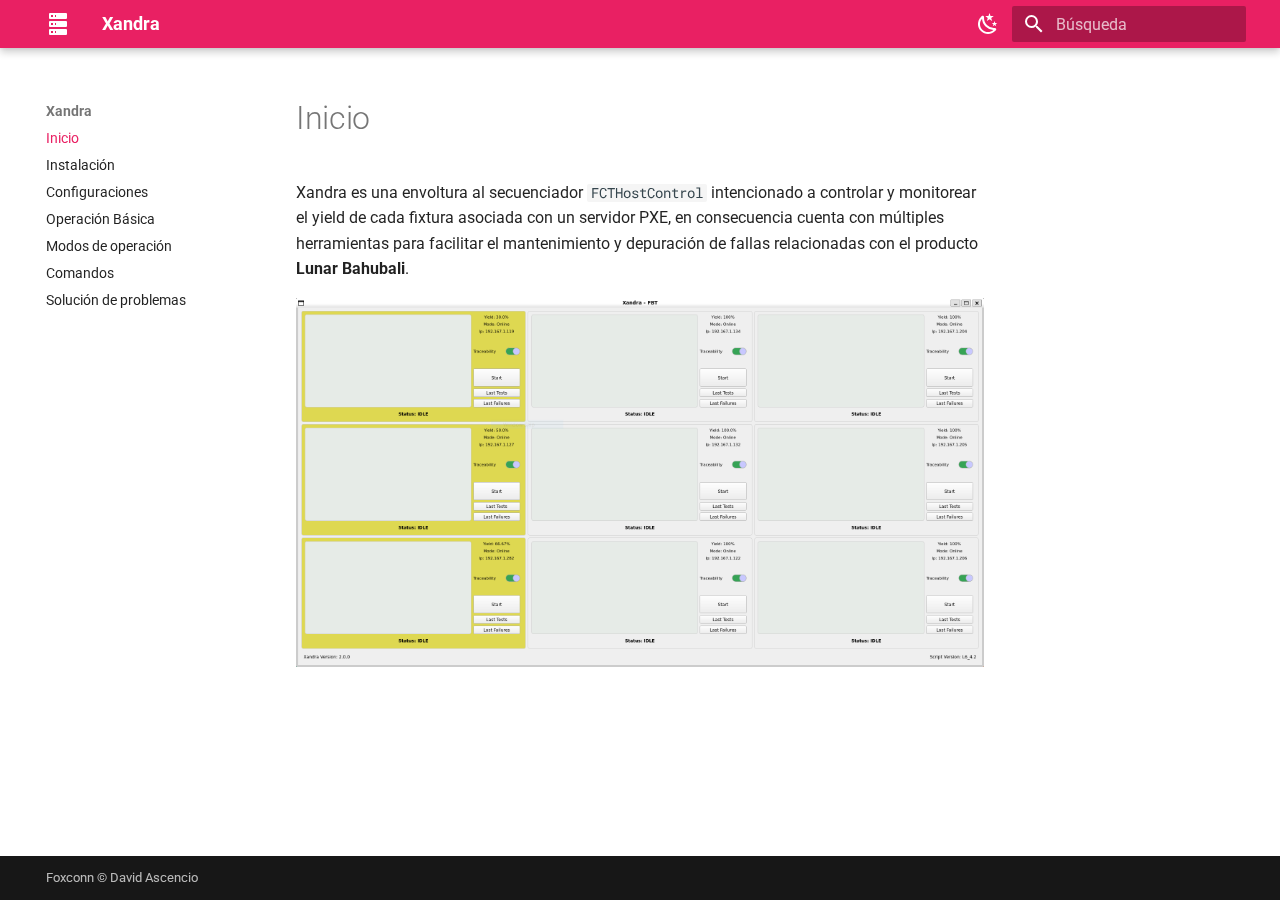
<file: docs/index.html>
<!doctype html>
<html lang="es" class="no-js">
  <head>
    
      <meta charset="utf-8">
      <meta name="viewport" content="width=device-width,initial-scale=1">
      
      
      
      
      
        <link rel="next" href="install.html">
      
      <link rel="icon" href="assets/images/favicon.png">
      <meta name="generator" content="mkdocs-1.4.3, mkdocs-material-9.1.12">
    
    
      
        <title>Xandra</title>
      
    
    
      <link rel="stylesheet" href="assets/stylesheets/main.85bb2934.min.css">
      
        
        <link rel="stylesheet" href="assets/stylesheets/palette.a6bdf11c.min.css">
      
      

    
    
    
      
        
        
        <link rel="preconnect" href="https://fonts.gstatic.com" crossorigin>
        <link rel="stylesheet" href="https://fonts.googleapis.com/css?family=Roboto:300,300i,400,400i,700,700i%7CRoboto+Mono:400,400i,700,700i&display=fallback">
        <style>:root{--md-text-font:"Roboto";--md-code-font:"Roboto Mono"}</style>
      
    
    
    <script>__md_scope=new URL(".",location),__md_hash=e=>[...e].reduce((e,_)=>(e<<5)-e+_.charCodeAt(0),0),__md_get=(e,_=localStorage,t=__md_scope)=>JSON.parse(_.getItem(t.pathname+"."+e)),__md_set=(e,_,t=localStorage,a=__md_scope)=>{try{t.setItem(a.pathname+"."+e,JSON.stringify(_))}catch(e){}}</script>
    
      

    
    
    
  </head>
  
  
    
    
      
    
    
    
    
    <body dir="ltr" data-md-color-scheme="default" data-md-color-primary="pink" data-md-color-accent="indigo">
  
    
    
      <script>var palette=__md_get("__palette");if(palette&&"object"==typeof palette.color)for(var key of Object.keys(palette.color))document.body.setAttribute("data-md-color-"+key,palette.color[key])</script>
    
    <input class="md-toggle" data-md-toggle="drawer" type="checkbox" id="__drawer" autocomplete="off">
    <input class="md-toggle" data-md-toggle="search" type="checkbox" id="__search" autocomplete="off">
    <label class="md-overlay" for="__drawer"></label>
    <div data-md-component="skip">
      
        
        <a href="#inicio" class="md-skip">
          Saltar a contenido
        </a>
      
    </div>
    <div data-md-component="announce">
      
    </div>
    
    
      

  

<header class="md-header md-header--shadow" data-md-component="header">
  <nav class="md-header__inner md-grid" aria-label="Cabecera">
    <a href="index.html" title="Xandra" class="md-header__button md-logo" aria-label="Xandra" data-md-component="logo">
      
  
  <svg xmlns="http://www.w3.org/2000/svg" viewBox="0 0 24 24"><path d="M4 1h16a1 1 0 0 1 1 1v4a1 1 0 0 1-1 1H4a1 1 0 0 1-1-1V2a1 1 0 0 1 1-1m0 8h16a1 1 0 0 1 1 1v4a1 1 0 0 1-1 1H4a1 1 0 0 1-1-1v-4a1 1 0 0 1 1-1m0 8h16a1 1 0 0 1 1 1v4a1 1 0 0 1-1 1H4a1 1 0 0 1-1-1v-4a1 1 0 0 1 1-1M9 5h1V3H9v2m0 8h1v-2H9v2m0 8h1v-2H9v2M5 3v2h2V3H5m0 8v2h2v-2H5m0 8v2h2v-2H5Z"/></svg>

    </a>
    <label class="md-header__button md-icon" for="__drawer">
      <svg xmlns="http://www.w3.org/2000/svg" viewBox="0 0 24 24"><path d="M3 6h18v2H3V6m0 5h18v2H3v-2m0 5h18v2H3v-2Z"/></svg>
    </label>
    <div class="md-header__title" data-md-component="header-title">
      <div class="md-header__ellipsis">
        <div class="md-header__topic">
          <span class="md-ellipsis">
            Xandra
          </span>
        </div>
        <div class="md-header__topic" data-md-component="header-topic">
          <span class="md-ellipsis">
            
              Inicio
            
          </span>
        </div>
      </div>
    </div>
    
      
        <form class="md-header__option" data-md-component="palette">
          
            
            
            
            <input class="md-option" data-md-color-media="" data-md-color-scheme="default" data-md-color-primary="pink" data-md-color-accent="indigo"  aria-label="Switch to dark mode"  type="radio" name="__palette" id="__palette_1">
            
              <label class="md-header__button md-icon" title="Switch to dark mode" for="__palette_2" hidden>
                <svg xmlns="http://www.w3.org/2000/svg" viewBox="0 0 24 24"><path d="m17.75 4.09-2.53 1.94.91 3.06-2.63-1.81-2.63 1.81.91-3.06-2.53-1.94L12.44 4l1.06-3 1.06 3 3.19.09m3.5 6.91-1.64 1.25.59 1.98-1.7-1.17-1.7 1.17.59-1.98L15.75 11l2.06-.05L18.5 9l.69 1.95 2.06.05m-2.28 4.95c.83-.08 1.72 1.1 1.19 1.85-.32.45-.66.87-1.08 1.27C15.17 23 8.84 23 4.94 19.07c-3.91-3.9-3.91-10.24 0-14.14.4-.4.82-.76 1.27-1.08.75-.53 1.93.36 1.85 1.19-.27 2.86.69 5.83 2.89 8.02a9.96 9.96 0 0 0 8.02 2.89m-1.64 2.02a12.08 12.08 0 0 1-7.8-3.47c-2.17-2.19-3.33-5-3.49-7.82-2.81 3.14-2.7 7.96.31 10.98 3.02 3.01 7.84 3.12 10.98.31Z"/></svg>
              </label>
            
          
            
            
            
            <input class="md-option" data-md-color-media="" data-md-color-scheme="slate" data-md-color-primary="pink" data-md-color-accent="indigo"  aria-label="Switch to light mode"  type="radio" name="__palette" id="__palette_2">
            
              <label class="md-header__button md-icon" title="Switch to light mode" for="__palette_1" hidden>
                <svg xmlns="http://www.w3.org/2000/svg" viewBox="0 0 24 24"><path d="M12 7a5 5 0 0 1 5 5 5 5 0 0 1-5 5 5 5 0 0 1-5-5 5 5 0 0 1 5-5m0 2a3 3 0 0 0-3 3 3 3 0 0 0 3 3 3 3 0 0 0 3-3 3 3 0 0 0-3-3m0-7 2.39 3.42C13.65 5.15 12.84 5 12 5c-.84 0-1.65.15-2.39.42L12 2M3.34 7l4.16-.35A7.2 7.2 0 0 0 5.94 8.5c-.44.74-.69 1.5-.83 2.29L3.34 7m.02 10 1.76-3.77a7.131 7.131 0 0 0 2.38 4.14L3.36 17M20.65 7l-1.77 3.79a7.023 7.023 0 0 0-2.38-4.15l4.15.36m-.01 10-4.14.36c.59-.51 1.12-1.14 1.54-1.86.42-.73.69-1.5.83-2.29L20.64 17M12 22l-2.41-3.44c.74.27 1.55.44 2.41.44.82 0 1.63-.17 2.37-.44L12 22Z"/></svg>
              </label>
            
          
        </form>
      
    
    
    
      <label class="md-header__button md-icon" for="__search">
        <svg xmlns="http://www.w3.org/2000/svg" viewBox="0 0 24 24"><path d="M9.5 3A6.5 6.5 0 0 1 16 9.5c0 1.61-.59 3.09-1.56 4.23l.27.27h.79l5 5-1.5 1.5-5-5v-.79l-.27-.27A6.516 6.516 0 0 1 9.5 16 6.5 6.5 0 0 1 3 9.5 6.5 6.5 0 0 1 9.5 3m0 2C7 5 5 7 5 9.5S7 14 9.5 14 14 12 14 9.5 12 5 9.5 5Z"/></svg>
      </label>
      <div class="md-search" data-md-component="search" role="dialog">
  <label class="md-search__overlay" for="__search"></label>
  <div class="md-search__inner" role="search">
    <form class="md-search__form" name="search">
      <input type="text" class="md-search__input" name="query" aria-label="Búsqueda" placeholder="Búsqueda" autocapitalize="off" autocorrect="off" autocomplete="off" spellcheck="false" data-md-component="search-query" required>
      <label class="md-search__icon md-icon" for="__search">
        <svg xmlns="http://www.w3.org/2000/svg" viewBox="0 0 24 24"><path d="M9.5 3A6.5 6.5 0 0 1 16 9.5c0 1.61-.59 3.09-1.56 4.23l.27.27h.79l5 5-1.5 1.5-5-5v-.79l-.27-.27A6.516 6.516 0 0 1 9.5 16 6.5 6.5 0 0 1 3 9.5 6.5 6.5 0 0 1 9.5 3m0 2C7 5 5 7 5 9.5S7 14 9.5 14 14 12 14 9.5 12 5 9.5 5Z"/></svg>
        <svg xmlns="http://www.w3.org/2000/svg" viewBox="0 0 24 24"><path d="M20 11v2H8l5.5 5.5-1.42 1.42L4.16 12l7.92-7.92L13.5 5.5 8 11h12Z"/></svg>
      </label>
      <nav class="md-search__options" aria-label="Buscar">
        
        <button type="reset" class="md-search__icon md-icon" title="Limpiar" aria-label="Limpiar" tabindex="-1">
          <svg xmlns="http://www.w3.org/2000/svg" viewBox="0 0 24 24"><path d="M19 6.41 17.59 5 12 10.59 6.41 5 5 6.41 10.59 12 5 17.59 6.41 19 12 13.41 17.59 19 19 17.59 13.41 12 19 6.41Z"/></svg>
        </button>
      </nav>
      
    </form>
    <div class="md-search__output">
      <div class="md-search__scrollwrap" data-md-scrollfix>
        <div class="md-search-result" data-md-component="search-result">
          <div class="md-search-result__meta">
            Inicializando búsqueda
          </div>
          <ol class="md-search-result__list" role="presentation"></ol>
        </div>
      </div>
    </div>
  </div>
</div>
    
    
  </nav>
  
</header>
    
    <div class="md-container" data-md-component="container">
      
      
        
          
        
      
      <main class="md-main" data-md-component="main">
        <div class="md-main__inner md-grid">
          
            
              
              <div class="md-sidebar md-sidebar--primary" data-md-component="sidebar" data-md-type="navigation" >
                <div class="md-sidebar__scrollwrap">
                  <div class="md-sidebar__inner">
                    


<nav class="md-nav md-nav--primary" aria-label="Navegación" data-md-level="0">
  <label class="md-nav__title" for="__drawer">
    <a href="index.html" title="Xandra" class="md-nav__button md-logo" aria-label="Xandra" data-md-component="logo">
      
  
  <svg xmlns="http://www.w3.org/2000/svg" viewBox="0 0 24 24"><path d="M4 1h16a1 1 0 0 1 1 1v4a1 1 0 0 1-1 1H4a1 1 0 0 1-1-1V2a1 1 0 0 1 1-1m0 8h16a1 1 0 0 1 1 1v4a1 1 0 0 1-1 1H4a1 1 0 0 1-1-1v-4a1 1 0 0 1 1-1m0 8h16a1 1 0 0 1 1 1v4a1 1 0 0 1-1 1H4a1 1 0 0 1-1-1v-4a1 1 0 0 1 1-1M9 5h1V3H9v2m0 8h1v-2H9v2m0 8h1v-2H9v2M5 3v2h2V3H5m0 8v2h2v-2H5m0 8v2h2v-2H5Z"/></svg>

    </a>
    Xandra
  </label>
  
  <ul class="md-nav__list" data-md-scrollfix>
    
      
      
      

  
  
    
  
  
    <li class="md-nav__item md-nav__item--active">
      
      <input class="md-nav__toggle md-toggle" type="checkbox" id="__toc">
      
      
        
      
      
      <a href="index.html" class="md-nav__link md-nav__link--active">
        Inicio
      </a>
      
    </li>
  

    
      
      
      

  
  
  
    <li class="md-nav__item">
      <a href="install.html" class="md-nav__link">
        Instalación
      </a>
    </li>
  

    
      
      
      

  
  
  
    <li class="md-nav__item">
      <a href="configs.html" class="md-nav__link">
        Configuraciones
      </a>
    </li>
  

    
      
      
      

  
  
  
    <li class="md-nav__item">
      <a href="operation.html" class="md-nav__link">
        Operación Básica
      </a>
    </li>
  

    
      
      
      

  
  
  
    <li class="md-nav__item">
      <a href="modes.html" class="md-nav__link">
        Modos de operación
      </a>
    </li>
  

    
      
      
      

  
  
  
    <li class="md-nav__item">
      <a href="commands.html" class="md-nav__link">
        Comandos
      </a>
    </li>
  

    
      
      
      

  
  
  
    <li class="md-nav__item">
      <a href="troubleshooting.html" class="md-nav__link">
        Solución de problemas
      </a>
    </li>
  

    
  </ul>
</nav>
                  </div>
                </div>
              </div>
            
            
              
              <div class="md-sidebar md-sidebar--secondary" data-md-component="sidebar" data-md-type="toc" >
                <div class="md-sidebar__scrollwrap">
                  <div class="md-sidebar__inner">
                    

<nav class="md-nav md-nav--secondary" aria-label="Tabla de contenidos">
  
  
  
    
  
  
</nav>
                  </div>
                </div>
              </div>
            
          
          
            <div class="md-content" data-md-component="content">
              <article class="md-content__inner md-typeset">
                
                  


<h1 id="inicio">Inicio</h1>
<p>Xandra es una envoltura al secuenciador <code>FCTHostControl</code> intencionado a controlar y monitorear el yield de cada fixtura asociada con un servidor PXE, en consecuencia cuenta con múltiples herramientas para facilitar el mantenimiento y depuración de fallas relacionadas con el producto <strong>Lunar Bahubali</strong>.</p>
<p><img alt="" src="static/xandra.png" title="Pantalla principal de Xandra" /></p>





                
              </article>
            </div>
          
          
        </div>
        
      </main>
      
        <footer class="md-footer">
  
  <div class="md-footer-meta md-typeset">
    <div class="md-footer-meta__inner md-grid">
      <div class="md-copyright">
  
    <div class="md-copyright__highlight">
      Foxconn &copy; David Ascencio
    </div>
  
  
</div>
      
    </div>
  </div>
</footer>
      
    </div>
    <div class="md-dialog" data-md-component="dialog">
      <div class="md-dialog__inner md-typeset"></div>
    </div>
    
    <script id="__config" type="application/json">{"base": ".", "features": ["content.code.copy"], "search": "assets/javascripts/workers/search.208ed371.min.js", "translations": {"clipboard.copied": "Copiado al portapapeles", "clipboard.copy": "Copiar al portapapeles", "search.result.more.one": "1 m\u00e1s en esta p\u00e1gina", "search.result.more.other": "# m\u00e1s en esta p\u00e1gina", "search.result.none": "No se encontraron documentos", "search.result.one": "1 documento encontrado", "search.result.other": "# documentos encontrados", "search.result.placeholder": "Teclee para comenzar b\u00fasqueda", "search.result.term.missing": "Falta", "select.version": "Seleccionar versi\u00f3n"}}</script>
    
    
      <script src="assets/javascripts/bundle.c2be25ad.min.js"></script>
      
    
  </body>
</html>
</file>
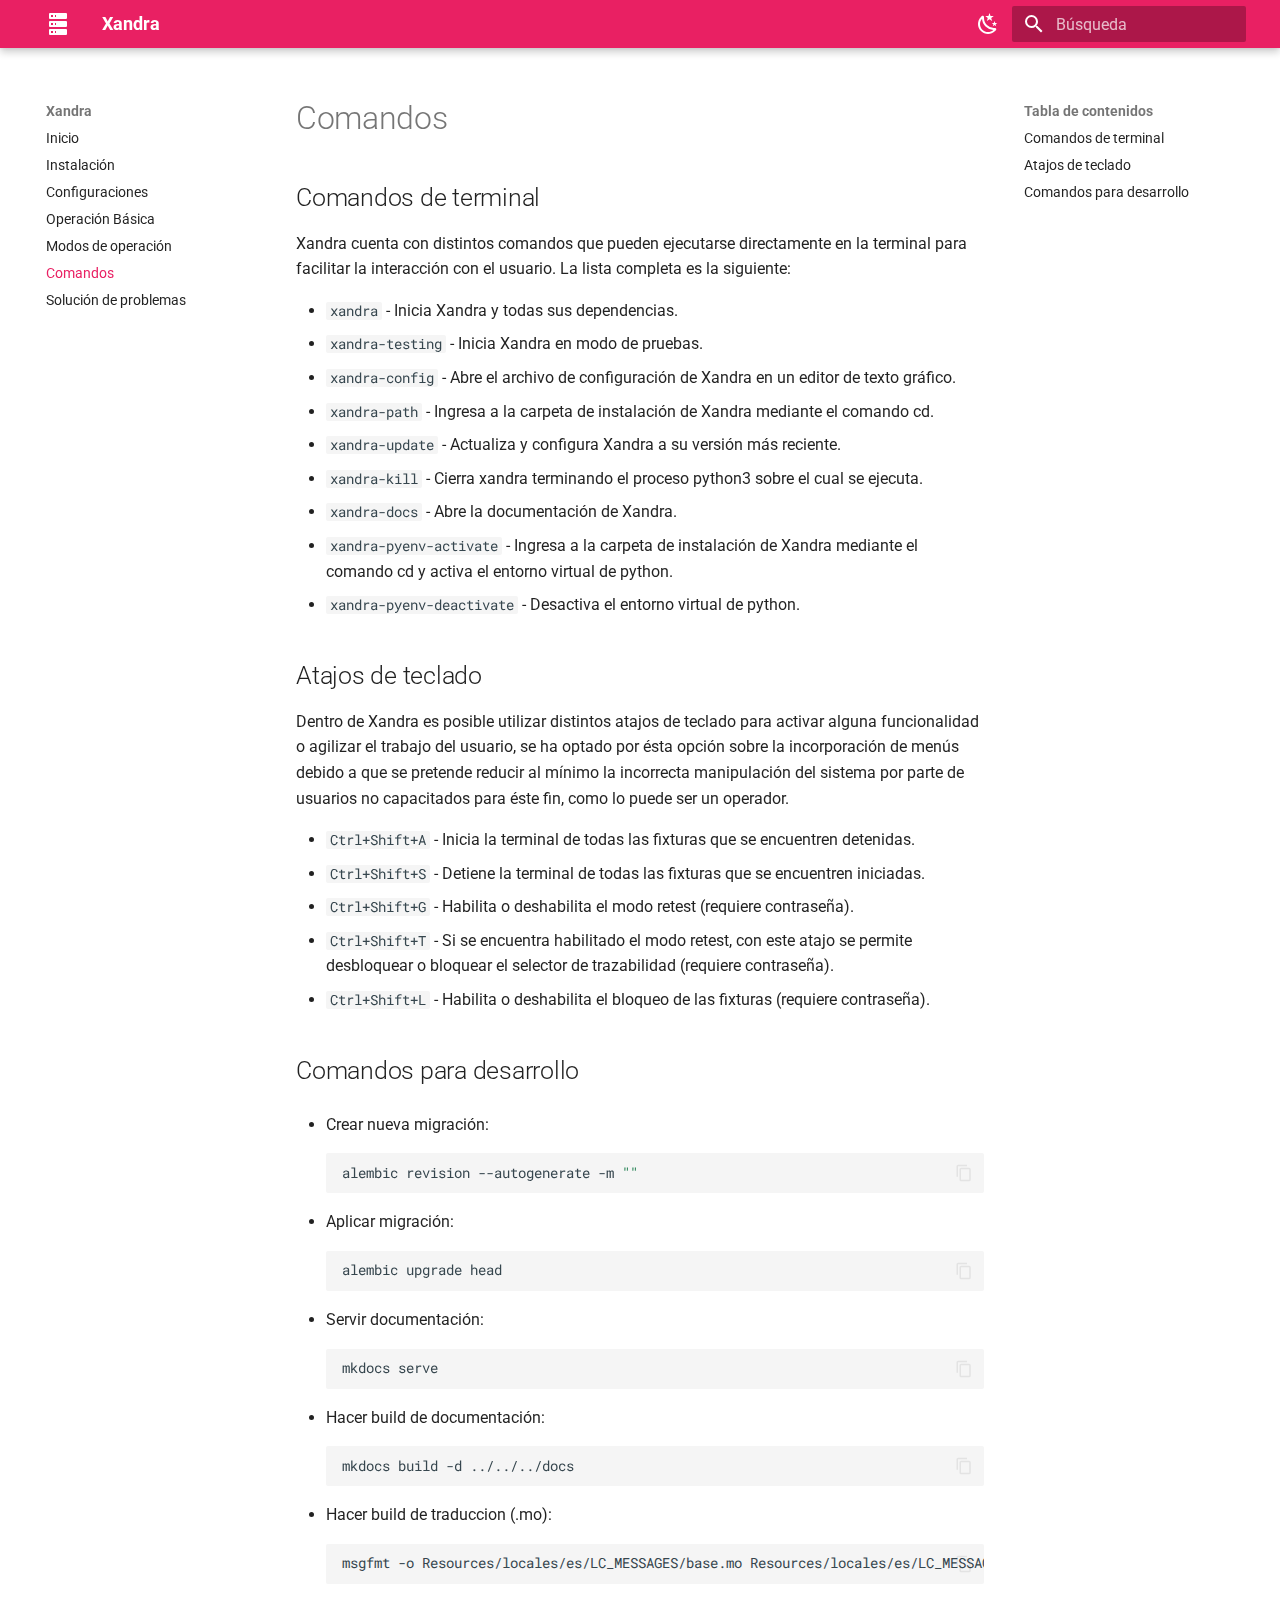
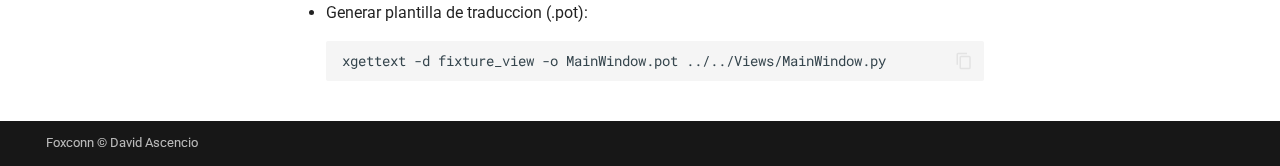
<file: docs/commands.html>
<!doctype html>
<html lang="es" class="no-js">
  <head>
    
      <meta charset="utf-8">
      <meta name="viewport" content="width=device-width,initial-scale=1">
      
      
      
      
        <link rel="prev" href="modes.html">
      
      
        <link rel="next" href="troubleshooting.html">
      
      <link rel="icon" href="assets/images/favicon.png">
      <meta name="generator" content="mkdocs-1.4.3, mkdocs-material-9.1.12">
    
    
      
        <title>Comandos - Xandra</title>
      
    
    
      <link rel="stylesheet" href="assets/stylesheets/main.85bb2934.min.css">
      
        
        <link rel="stylesheet" href="assets/stylesheets/palette.a6bdf11c.min.css">
      
      

    
    
    
      
        
        
        <link rel="preconnect" href="https://fonts.gstatic.com" crossorigin>
        <link rel="stylesheet" href="https://fonts.googleapis.com/css?family=Roboto:300,300i,400,400i,700,700i%7CRoboto+Mono:400,400i,700,700i&display=fallback">
        <style>:root{--md-text-font:"Roboto";--md-code-font:"Roboto Mono"}</style>
      
    
    
    <script>__md_scope=new URL(".",location),__md_hash=e=>[...e].reduce((e,_)=>(e<<5)-e+_.charCodeAt(0),0),__md_get=(e,_=localStorage,t=__md_scope)=>JSON.parse(_.getItem(t.pathname+"."+e)),__md_set=(e,_,t=localStorage,a=__md_scope)=>{try{t.setItem(a.pathname+"."+e,JSON.stringify(_))}catch(e){}}</script>
    
      

    
    
    
  </head>
  
  
    
    
      
    
    
    
    
    <body dir="ltr" data-md-color-scheme="default" data-md-color-primary="pink" data-md-color-accent="indigo">
  
    
    
      <script>var palette=__md_get("__palette");if(palette&&"object"==typeof palette.color)for(var key of Object.keys(palette.color))document.body.setAttribute("data-md-color-"+key,palette.color[key])</script>
    
    <input class="md-toggle" data-md-toggle="drawer" type="checkbox" id="__drawer" autocomplete="off">
    <input class="md-toggle" data-md-toggle="search" type="checkbox" id="__search" autocomplete="off">
    <label class="md-overlay" for="__drawer"></label>
    <div data-md-component="skip">
      
        
        <a href="#comandos" class="md-skip">
          Saltar a contenido
        </a>
      
    </div>
    <div data-md-component="announce">
      
    </div>
    
    
      

  

<header class="md-header md-header--shadow" data-md-component="header">
  <nav class="md-header__inner md-grid" aria-label="Cabecera">
    <a href="index.html" title="Xandra" class="md-header__button md-logo" aria-label="Xandra" data-md-component="logo">
      
  
  <svg xmlns="http://www.w3.org/2000/svg" viewBox="0 0 24 24"><path d="M4 1h16a1 1 0 0 1 1 1v4a1 1 0 0 1-1 1H4a1 1 0 0 1-1-1V2a1 1 0 0 1 1-1m0 8h16a1 1 0 0 1 1 1v4a1 1 0 0 1-1 1H4a1 1 0 0 1-1-1v-4a1 1 0 0 1 1-1m0 8h16a1 1 0 0 1 1 1v4a1 1 0 0 1-1 1H4a1 1 0 0 1-1-1v-4a1 1 0 0 1 1-1M9 5h1V3H9v2m0 8h1v-2H9v2m0 8h1v-2H9v2M5 3v2h2V3H5m0 8v2h2v-2H5m0 8v2h2v-2H5Z"/></svg>

    </a>
    <label class="md-header__button md-icon" for="__drawer">
      <svg xmlns="http://www.w3.org/2000/svg" viewBox="0 0 24 24"><path d="M3 6h18v2H3V6m0 5h18v2H3v-2m0 5h18v2H3v-2Z"/></svg>
    </label>
    <div class="md-header__title" data-md-component="header-title">
      <div class="md-header__ellipsis">
        <div class="md-header__topic">
          <span class="md-ellipsis">
            Xandra
          </span>
        </div>
        <div class="md-header__topic" data-md-component="header-topic">
          <span class="md-ellipsis">
            
              Comandos
            
          </span>
        </div>
      </div>
    </div>
    
      
        <form class="md-header__option" data-md-component="palette">
          
            
            
            
            <input class="md-option" data-md-color-media="" data-md-color-scheme="default" data-md-color-primary="pink" data-md-color-accent="indigo"  aria-label="Switch to dark mode"  type="radio" name="__palette" id="__palette_1">
            
              <label class="md-header__button md-icon" title="Switch to dark mode" for="__palette_2" hidden>
                <svg xmlns="http://www.w3.org/2000/svg" viewBox="0 0 24 24"><path d="m17.75 4.09-2.53 1.94.91 3.06-2.63-1.81-2.63 1.81.91-3.06-2.53-1.94L12.44 4l1.06-3 1.06 3 3.19.09m3.5 6.91-1.64 1.25.59 1.98-1.7-1.17-1.7 1.17.59-1.98L15.75 11l2.06-.05L18.5 9l.69 1.95 2.06.05m-2.28 4.95c.83-.08 1.72 1.1 1.19 1.85-.32.45-.66.87-1.08 1.27C15.17 23 8.84 23 4.94 19.07c-3.91-3.9-3.91-10.24 0-14.14.4-.4.82-.76 1.27-1.08.75-.53 1.93.36 1.85 1.19-.27 2.86.69 5.83 2.89 8.02a9.96 9.96 0 0 0 8.02 2.89m-1.64 2.02a12.08 12.08 0 0 1-7.8-3.47c-2.17-2.19-3.33-5-3.49-7.82-2.81 3.14-2.7 7.96.31 10.98 3.02 3.01 7.84 3.12 10.98.31Z"/></svg>
              </label>
            
          
            
            
            
            <input class="md-option" data-md-color-media="" data-md-color-scheme="slate" data-md-color-primary="pink" data-md-color-accent="indigo"  aria-label="Switch to light mode"  type="radio" name="__palette" id="__palette_2">
            
              <label class="md-header__button md-icon" title="Switch to light mode" for="__palette_1" hidden>
                <svg xmlns="http://www.w3.org/2000/svg" viewBox="0 0 24 24"><path d="M12 7a5 5 0 0 1 5 5 5 5 0 0 1-5 5 5 5 0 0 1-5-5 5 5 0 0 1 5-5m0 2a3 3 0 0 0-3 3 3 3 0 0 0 3 3 3 3 0 0 0 3-3 3 3 0 0 0-3-3m0-7 2.39 3.42C13.65 5.15 12.84 5 12 5c-.84 0-1.65.15-2.39.42L12 2M3.34 7l4.16-.35A7.2 7.2 0 0 0 5.94 8.5c-.44.74-.69 1.5-.83 2.29L3.34 7m.02 10 1.76-3.77a7.131 7.131 0 0 0 2.38 4.14L3.36 17M20.65 7l-1.77 3.79a7.023 7.023 0 0 0-2.38-4.15l4.15.36m-.01 10-4.14.36c.59-.51 1.12-1.14 1.54-1.86.42-.73.69-1.5.83-2.29L20.64 17M12 22l-2.41-3.44c.74.27 1.55.44 2.41.44.82 0 1.63-.17 2.37-.44L12 22Z"/></svg>
              </label>
            
          
        </form>
      
    
    
    
      <label class="md-header__button md-icon" for="__search">
        <svg xmlns="http://www.w3.org/2000/svg" viewBox="0 0 24 24"><path d="M9.5 3A6.5 6.5 0 0 1 16 9.5c0 1.61-.59 3.09-1.56 4.23l.27.27h.79l5 5-1.5 1.5-5-5v-.79l-.27-.27A6.516 6.516 0 0 1 9.5 16 6.5 6.5 0 0 1 3 9.5 6.5 6.5 0 0 1 9.5 3m0 2C7 5 5 7 5 9.5S7 14 9.5 14 14 12 14 9.5 12 5 9.5 5Z"/></svg>
      </label>
      <div class="md-search" data-md-component="search" role="dialog">
  <label class="md-search__overlay" for="__search"></label>
  <div class="md-search__inner" role="search">
    <form class="md-search__form" name="search">
      <input type="text" class="md-search__input" name="query" aria-label="Búsqueda" placeholder="Búsqueda" autocapitalize="off" autocorrect="off" autocomplete="off" spellcheck="false" data-md-component="search-query" required>
      <label class="md-search__icon md-icon" for="__search">
        <svg xmlns="http://www.w3.org/2000/svg" viewBox="0 0 24 24"><path d="M9.5 3A6.5 6.5 0 0 1 16 9.5c0 1.61-.59 3.09-1.56 4.23l.27.27h.79l5 5-1.5 1.5-5-5v-.79l-.27-.27A6.516 6.516 0 0 1 9.5 16 6.5 6.5 0 0 1 3 9.5 6.5 6.5 0 0 1 9.5 3m0 2C7 5 5 7 5 9.5S7 14 9.5 14 14 12 14 9.5 12 5 9.5 5Z"/></svg>
        <svg xmlns="http://www.w3.org/2000/svg" viewBox="0 0 24 24"><path d="M20 11v2H8l5.5 5.5-1.42 1.42L4.16 12l7.92-7.92L13.5 5.5 8 11h12Z"/></svg>
      </label>
      <nav class="md-search__options" aria-label="Buscar">
        
        <button type="reset" class="md-search__icon md-icon" title="Limpiar" aria-label="Limpiar" tabindex="-1">
          <svg xmlns="http://www.w3.org/2000/svg" viewBox="0 0 24 24"><path d="M19 6.41 17.59 5 12 10.59 6.41 5 5 6.41 10.59 12 5 17.59 6.41 19 12 13.41 17.59 19 19 17.59 13.41 12 19 6.41Z"/></svg>
        </button>
      </nav>
      
    </form>
    <div class="md-search__output">
      <div class="md-search__scrollwrap" data-md-scrollfix>
        <div class="md-search-result" data-md-component="search-result">
          <div class="md-search-result__meta">
            Inicializando búsqueda
          </div>
          <ol class="md-search-result__list" role="presentation"></ol>
        </div>
      </div>
    </div>
  </div>
</div>
    
    
  </nav>
  
</header>
    
    <div class="md-container" data-md-component="container">
      
      
        
          
        
      
      <main class="md-main" data-md-component="main">
        <div class="md-main__inner md-grid">
          
            
              
              <div class="md-sidebar md-sidebar--primary" data-md-component="sidebar" data-md-type="navigation" >
                <div class="md-sidebar__scrollwrap">
                  <div class="md-sidebar__inner">
                    


<nav class="md-nav md-nav--primary" aria-label="Navegación" data-md-level="0">
  <label class="md-nav__title" for="__drawer">
    <a href="index.html" title="Xandra" class="md-nav__button md-logo" aria-label="Xandra" data-md-component="logo">
      
  
  <svg xmlns="http://www.w3.org/2000/svg" viewBox="0 0 24 24"><path d="M4 1h16a1 1 0 0 1 1 1v4a1 1 0 0 1-1 1H4a1 1 0 0 1-1-1V2a1 1 0 0 1 1-1m0 8h16a1 1 0 0 1 1 1v4a1 1 0 0 1-1 1H4a1 1 0 0 1-1-1v-4a1 1 0 0 1 1-1m0 8h16a1 1 0 0 1 1 1v4a1 1 0 0 1-1 1H4a1 1 0 0 1-1-1v-4a1 1 0 0 1 1-1M9 5h1V3H9v2m0 8h1v-2H9v2m0 8h1v-2H9v2M5 3v2h2V3H5m0 8v2h2v-2H5m0 8v2h2v-2H5Z"/></svg>

    </a>
    Xandra
  </label>
  
  <ul class="md-nav__list" data-md-scrollfix>
    
      
      
      

  
  
  
    <li class="md-nav__item">
      <a href="index.html" class="md-nav__link">
        Inicio
      </a>
    </li>
  

    
      
      
      

  
  
  
    <li class="md-nav__item">
      <a href="install.html" class="md-nav__link">
        Instalación
      </a>
    </li>
  

    
      
      
      

  
  
  
    <li class="md-nav__item">
      <a href="configs.html" class="md-nav__link">
        Configuraciones
      </a>
    </li>
  

    
      
      
      

  
  
  
    <li class="md-nav__item">
      <a href="operation.html" class="md-nav__link">
        Operación Básica
      </a>
    </li>
  

    
      
      
      

  
  
  
    <li class="md-nav__item">
      <a href="modes.html" class="md-nav__link">
        Modos de operación
      </a>
    </li>
  

    
      
      
      

  
  
    
  
  
    <li class="md-nav__item md-nav__item--active">
      
      <input class="md-nav__toggle md-toggle" type="checkbox" id="__toc">
      
      
        
      
      
        <label class="md-nav__link md-nav__link--active" for="__toc">
          Comandos
          <span class="md-nav__icon md-icon"></span>
        </label>
      
      <a href="commands.html" class="md-nav__link md-nav__link--active">
        Comandos
      </a>
      
        

<nav class="md-nav md-nav--secondary" aria-label="Tabla de contenidos">
  
  
  
    
  
  
    <label class="md-nav__title" for="__toc">
      <span class="md-nav__icon md-icon"></span>
      Tabla de contenidos
    </label>
    <ul class="md-nav__list" data-md-component="toc" data-md-scrollfix>
      
        <li class="md-nav__item">
  <a href="#comandos-de-terminal" class="md-nav__link">
    Comandos de terminal
  </a>
  
</li>
      
        <li class="md-nav__item">
  <a href="#atajos-de-teclado" class="md-nav__link">
    Atajos de teclado
  </a>
  
</li>
      
        <li class="md-nav__item">
  <a href="#comandos-para-desarrollo" class="md-nav__link">
    Comandos para desarrollo
  </a>
  
</li>
      
    </ul>
  
</nav>
      
    </li>
  

    
      
      
      

  
  
  
    <li class="md-nav__item">
      <a href="troubleshooting.html" class="md-nav__link">
        Solución de problemas
      </a>
    </li>
  

    
  </ul>
</nav>
                  </div>
                </div>
              </div>
            
            
              
              <div class="md-sidebar md-sidebar--secondary" data-md-component="sidebar" data-md-type="toc" >
                <div class="md-sidebar__scrollwrap">
                  <div class="md-sidebar__inner">
                    

<nav class="md-nav md-nav--secondary" aria-label="Tabla de contenidos">
  
  
  
    
  
  
    <label class="md-nav__title" for="__toc">
      <span class="md-nav__icon md-icon"></span>
      Tabla de contenidos
    </label>
    <ul class="md-nav__list" data-md-component="toc" data-md-scrollfix>
      
        <li class="md-nav__item">
  <a href="#comandos-de-terminal" class="md-nav__link">
    Comandos de terminal
  </a>
  
</li>
      
        <li class="md-nav__item">
  <a href="#atajos-de-teclado" class="md-nav__link">
    Atajos de teclado
  </a>
  
</li>
      
        <li class="md-nav__item">
  <a href="#comandos-para-desarrollo" class="md-nav__link">
    Comandos para desarrollo
  </a>
  
</li>
      
    </ul>
  
</nav>
                  </div>
                </div>
              </div>
            
          
          
            <div class="md-content" data-md-component="content">
              <article class="md-content__inner md-typeset">
                
                  


<h1 id="comandos">Comandos</h1>
<h2 id="comandos-de-terminal">Comandos de terminal</h2>
<p>Xandra cuenta con distintos comandos que pueden ejecutarse directamente en la terminal para facilitar la interacción con el usuario. La lista completa es la siguiente:</p>
<ul>
<li><code>xandra</code> - Inicia Xandra y todas sus dependencias.</li>
<li><code>xandra-testing</code> - Inicia Xandra en modo de pruebas.</li>
<li><code>xandra-config</code> - Abre el archivo de configuración de Xandra en un editor de texto gráfico.</li>
<li><code>xandra-path</code> - Ingresa a la carpeta de instalación de Xandra mediante el comando cd.</li>
<li><code>xandra-update</code> - Actualiza y configura Xandra a su versión más reciente.</li>
<li><code>xandra-kill</code> - Cierra xandra terminando el proceso python3 sobre el cual se ejecuta.</li>
<li><code>xandra-docs</code> - Abre la documentación de Xandra.</li>
<li><code>xandra-pyenv-activate</code> - Ingresa a la carpeta de instalación de Xandra mediante el comando cd y activa el entorno virtual de python.</li>
<li><code>xandra-pyenv-deactivate</code> - Desactiva el entorno virtual de python.</li>
</ul>
<h2 id="atajos-de-teclado">Atajos de teclado</h2>
<p>Dentro de Xandra es posible utilizar distintos atajos de teclado para activar alguna funcionalidad o agilizar el trabajo del usuario, se ha optado por ésta opción sobre la incorporación de menús debido a que se pretende reducir al mínimo la incorrecta manipulación del sistema por parte de usuarios no capacitados para éste fin, como lo puede ser un operador.</p>
<ul>
<li><code>Ctrl+Shift+A</code> - Inicia la terminal de todas las fixturas que se encuentren detenidas.</li>
<li><code>Ctrl+Shift+S</code> - Detiene la terminal de todas las fixturas que se encuentren iniciadas.</li>
<li><code>Ctrl+Shift+G</code> - Habilita o deshabilita el modo retest (requiere contraseña).</li>
<li><code>Ctrl+Shift+T</code> - Si se encuentra habilitado el modo retest, con este atajo se permite desbloquear o bloquear el selector de trazabilidad (requiere contraseña).</li>
<li><code>Ctrl+Shift+L</code> - Habilita o deshabilita el bloqueo de las fixturas (requiere contraseña).</li>
</ul>
<h2 id="comandos-para-desarrollo">Comandos para desarrollo</h2>
<ul>
<li>
<p>Crear nueva migración: 
<div class="highlight"><pre><span></span><code>alembic<span class="w"> </span>revision<span class="w"> </span>--autogenerate<span class="w"> </span>-m<span class="w"> </span><span class="s2">&quot;&quot;</span>
</code></pre></div></p>
</li>
<li>
<p>Aplicar migración: 
<div class="highlight"><pre><span></span><code>alembic<span class="w"> </span>upgrade<span class="w"> </span>head
</code></pre></div></p>
</li>
<li>
<p>Servir documentación: 
<div class="highlight"><pre><span></span><code>mkdocs<span class="w"> </span>serve<span class="w"> </span>
</code></pre></div></p>
</li>
<li>
<p>Hacer build de documentación: 
<div class="highlight"><pre><span></span><code>mkdocs<span class="w"> </span>build<span class="w"> </span>-d<span class="w"> </span>../../../docs<span class="w">  </span>
</code></pre></div></p>
</li>
<li>
<p>Hacer build de traduccion (.mo): 
<div class="highlight"><pre><span></span><code>msgfmt<span class="w"> </span>-o<span class="w"> </span>Resources/locales/es/LC_MESSAGES/base.mo<span class="w"> </span>Resources/locales/es/LC_MESSAGES/base
</code></pre></div></p>
</li>
<li>
<p>Generar plantilla de traduccion (.pot): 
<div class="highlight"><pre><span></span><code>xgettext<span class="w"> </span>-d<span class="w"> </span>fixture_view<span class="w"> </span>-o<span class="w"> </span>MainWindow.pot<span class="w"> </span>../../Views/MainWindow.py<span class="w"> </span>
</code></pre></div></p>
</li>
</ul>





                
              </article>
            </div>
          
          
        </div>
        
      </main>
      
        <footer class="md-footer">
  
  <div class="md-footer-meta md-typeset">
    <div class="md-footer-meta__inner md-grid">
      <div class="md-copyright">
  
    <div class="md-copyright__highlight">
      Foxconn &copy; David Ascencio
    </div>
  
  
</div>
      
    </div>
  </div>
</footer>
      
    </div>
    <div class="md-dialog" data-md-component="dialog">
      <div class="md-dialog__inner md-typeset"></div>
    </div>
    
    <script id="__config" type="application/json">{"base": ".", "features": ["content.code.copy"], "search": "assets/javascripts/workers/search.208ed371.min.js", "translations": {"clipboard.copied": "Copiado al portapapeles", "clipboard.copy": "Copiar al portapapeles", "search.result.more.one": "1 m\u00e1s en esta p\u00e1gina", "search.result.more.other": "# m\u00e1s en esta p\u00e1gina", "search.result.none": "No se encontraron documentos", "search.result.one": "1 documento encontrado", "search.result.other": "# documentos encontrados", "search.result.placeholder": "Teclee para comenzar b\u00fasqueda", "search.result.term.missing": "Falta", "select.version": "Seleccionar versi\u00f3n"}}</script>
    
    
      <script src="assets/javascripts/bundle.c2be25ad.min.js"></script>
      
    
  </body>
</html>
</file>
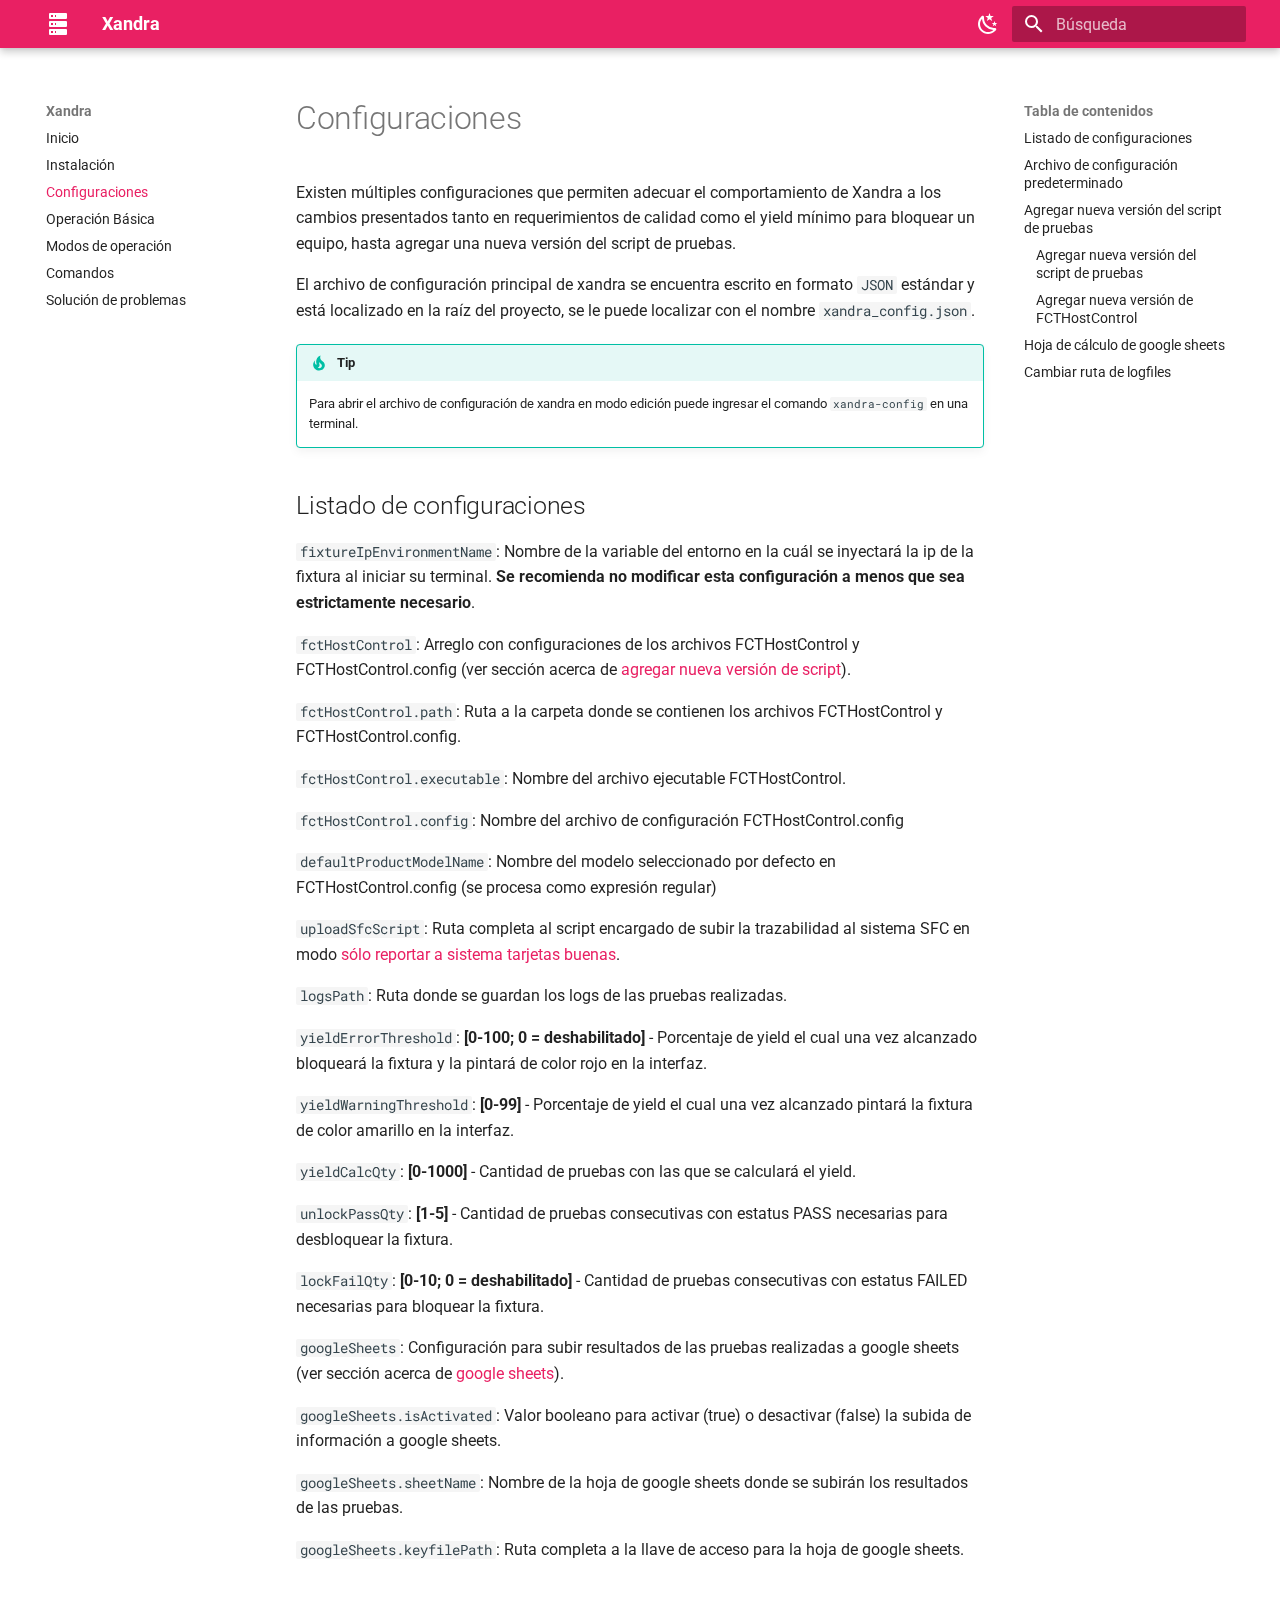
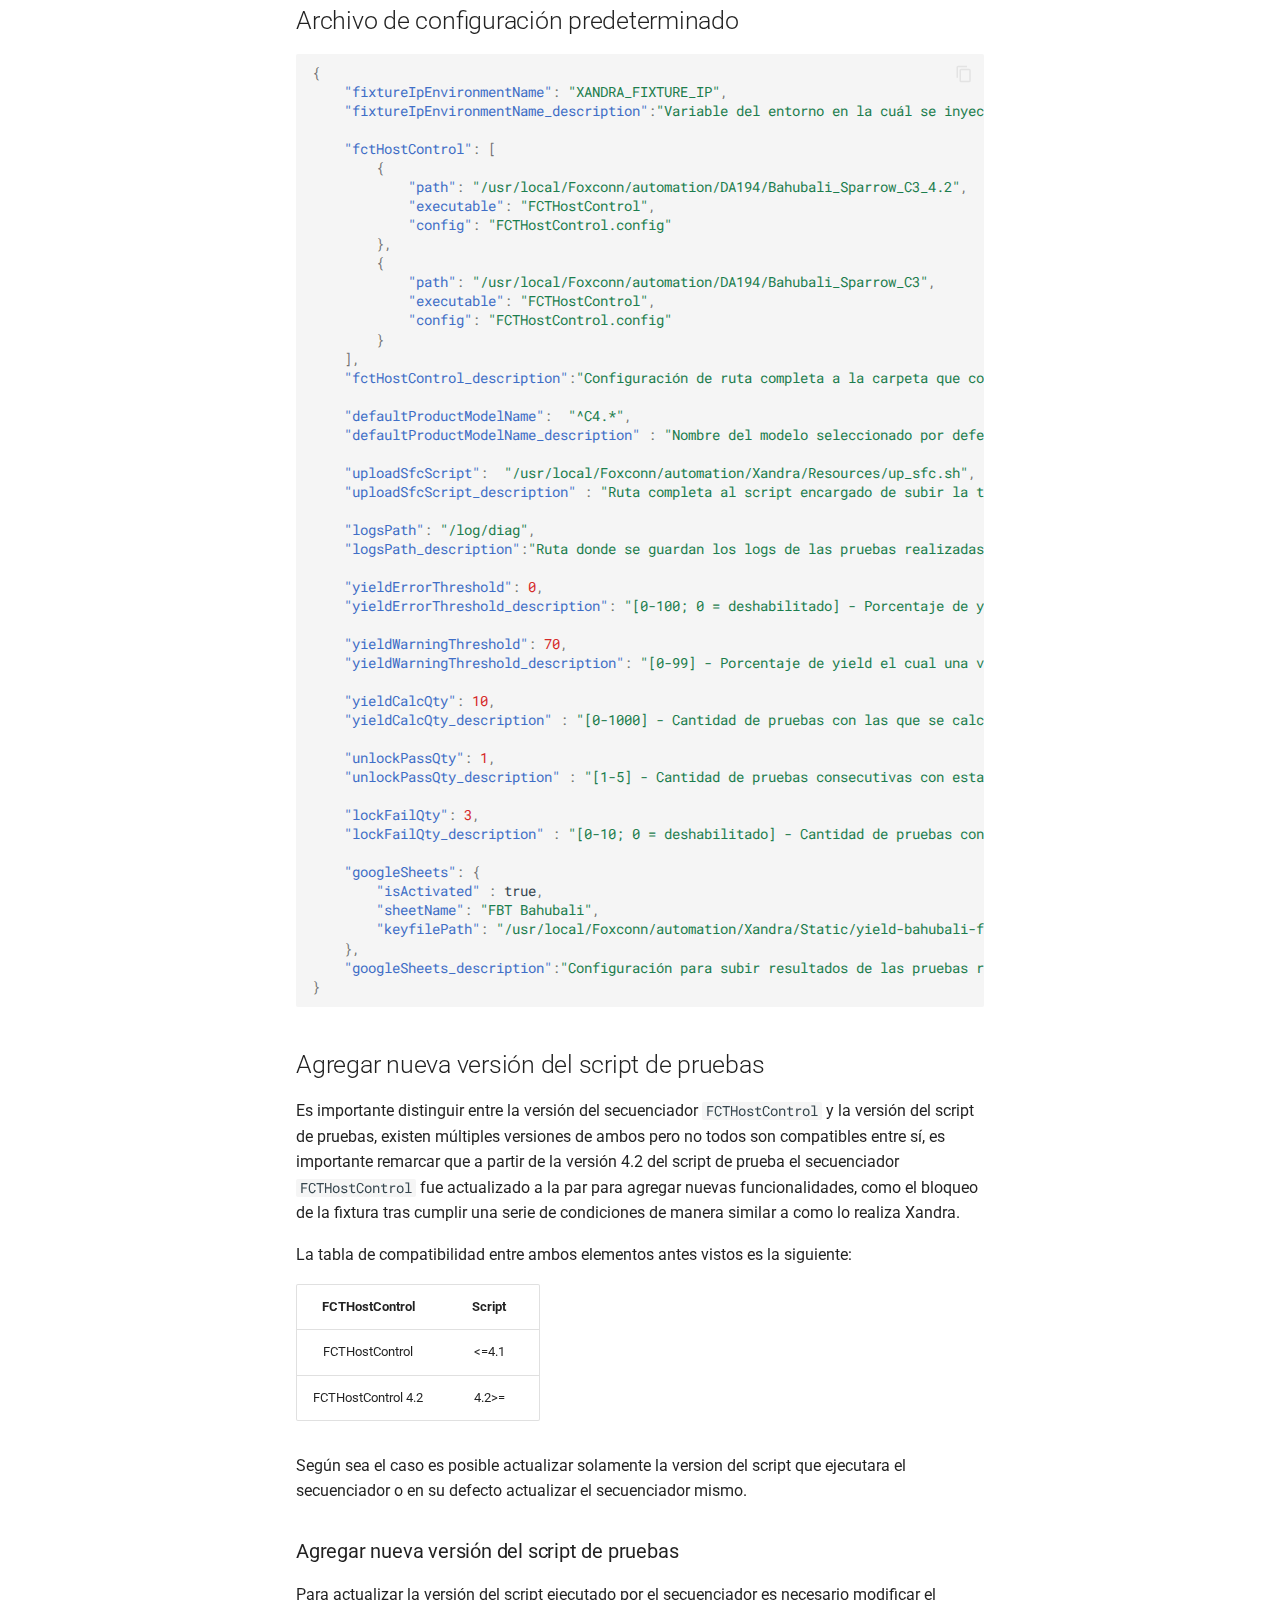
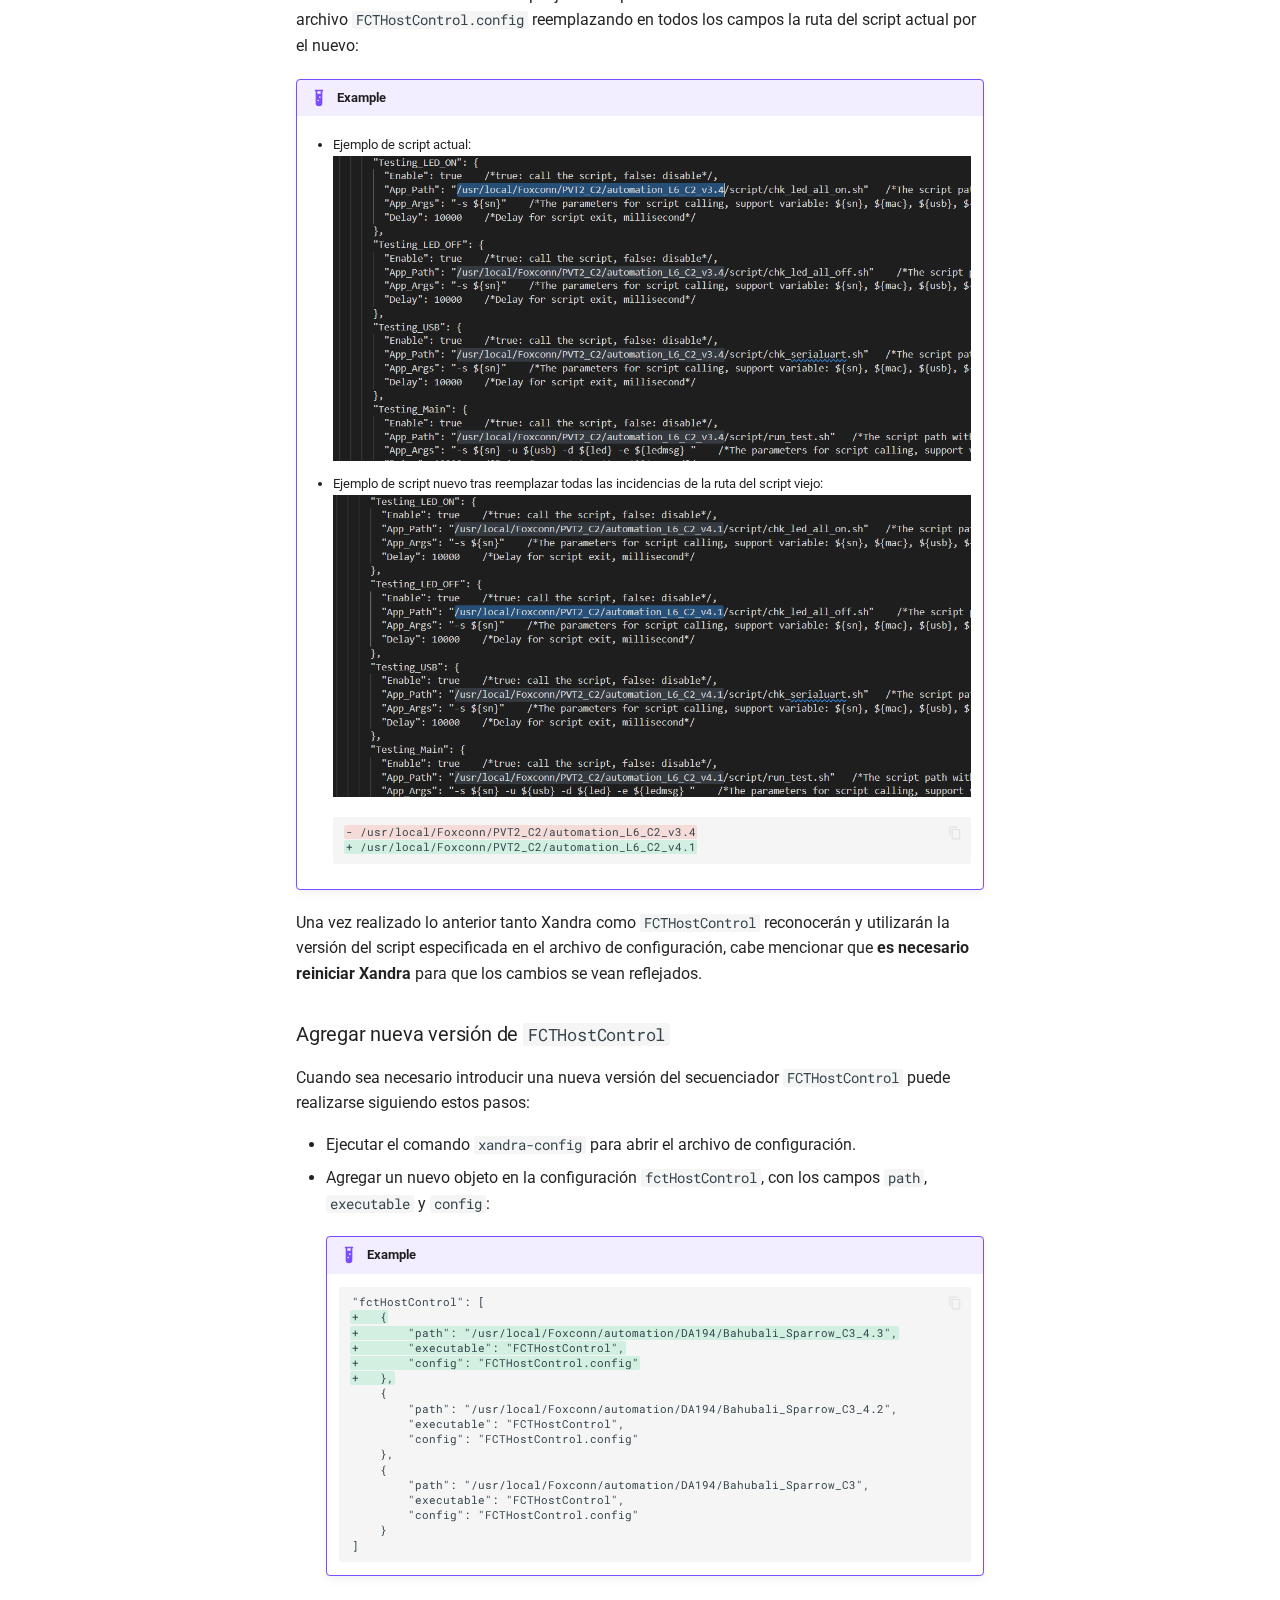
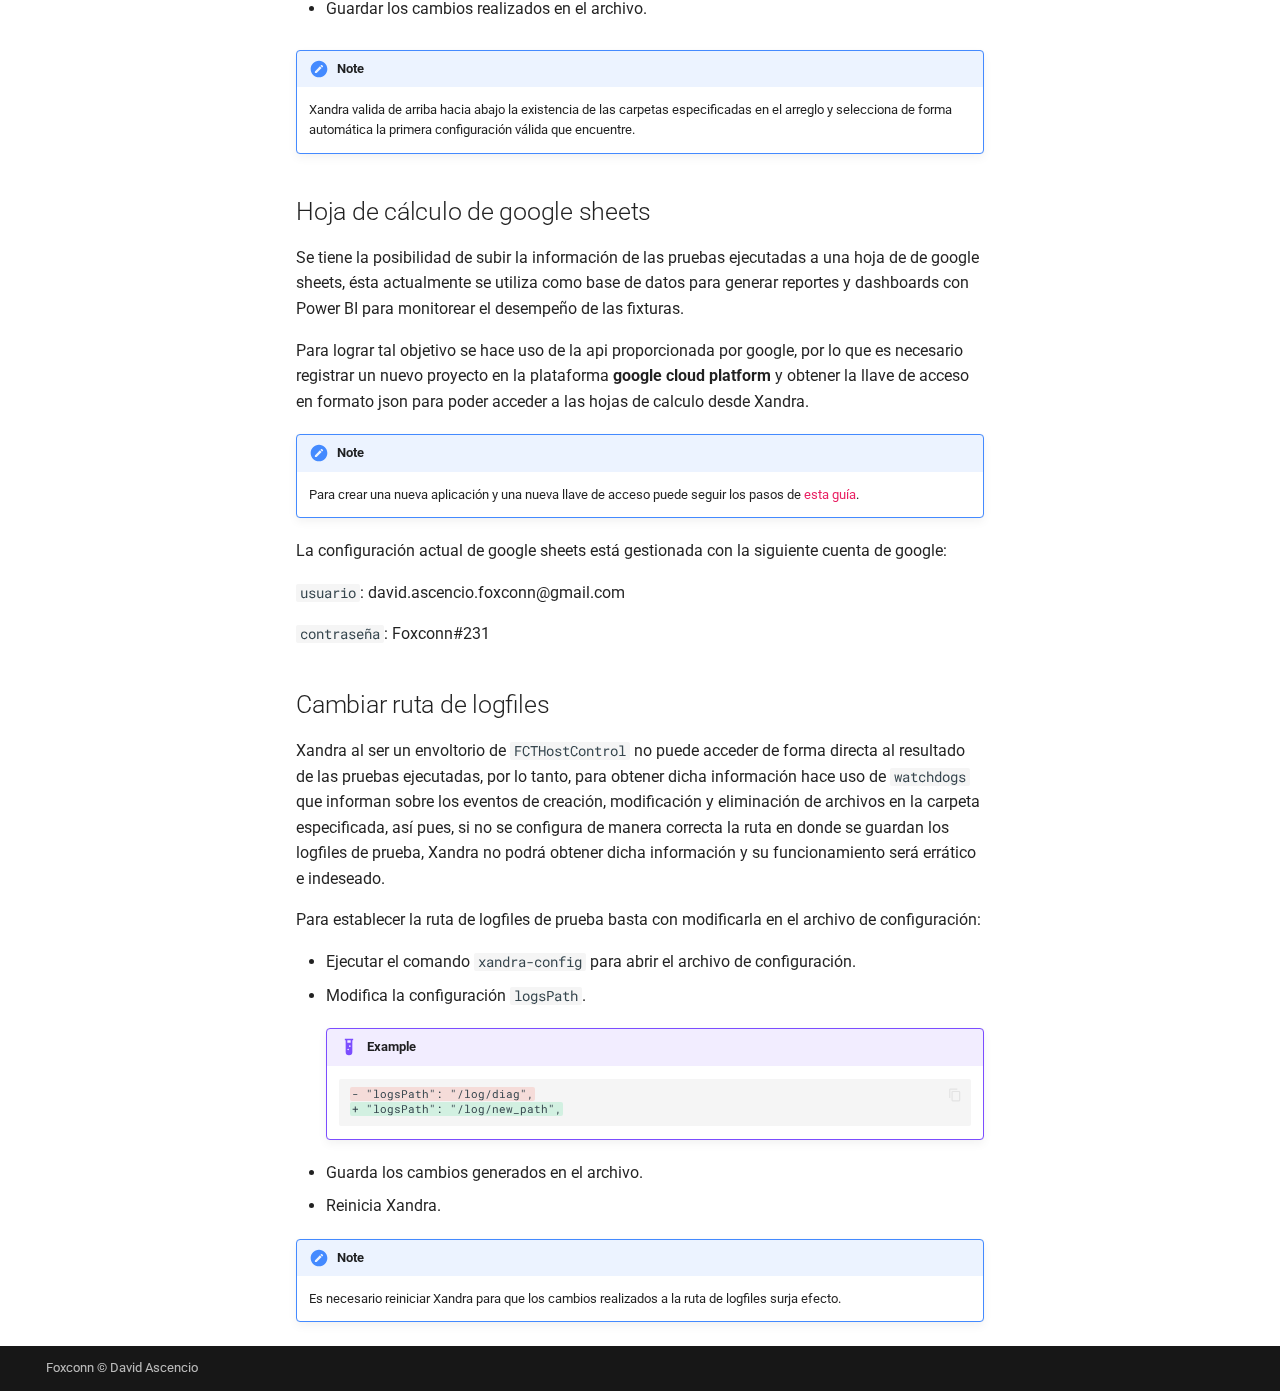
<file: docs/configs.html>
<!doctype html>
<html lang="es" class="no-js">
  <head>
    
      <meta charset="utf-8">
      <meta name="viewport" content="width=device-width,initial-scale=1">
      
      
      
      
        <link rel="prev" href="install.html">
      
      
        <link rel="next" href="operation.html">
      
      <link rel="icon" href="assets/images/favicon.png">
      <meta name="generator" content="mkdocs-1.4.3, mkdocs-material-9.1.12">
    
    
      
        <title>Configuraciones - Xandra</title>
      
    
    
      <link rel="stylesheet" href="assets/stylesheets/main.85bb2934.min.css">
      
        
        <link rel="stylesheet" href="assets/stylesheets/palette.a6bdf11c.min.css">
      
      

    
    
    
      
        
        
        <link rel="preconnect" href="https://fonts.gstatic.com" crossorigin>
        <link rel="stylesheet" href="https://fonts.googleapis.com/css?family=Roboto:300,300i,400,400i,700,700i%7CRoboto+Mono:400,400i,700,700i&display=fallback">
        <style>:root{--md-text-font:"Roboto";--md-code-font:"Roboto Mono"}</style>
      
    
    
    <script>__md_scope=new URL(".",location),__md_hash=e=>[...e].reduce((e,_)=>(e<<5)-e+_.charCodeAt(0),0),__md_get=(e,_=localStorage,t=__md_scope)=>JSON.parse(_.getItem(t.pathname+"."+e)),__md_set=(e,_,t=localStorage,a=__md_scope)=>{try{t.setItem(a.pathname+"."+e,JSON.stringify(_))}catch(e){}}</script>
    
      

    
    
    
  </head>
  
  
    
    
      
    
    
    
    
    <body dir="ltr" data-md-color-scheme="default" data-md-color-primary="pink" data-md-color-accent="indigo">
  
    
    
      <script>var palette=__md_get("__palette");if(palette&&"object"==typeof palette.color)for(var key of Object.keys(palette.color))document.body.setAttribute("data-md-color-"+key,palette.color[key])</script>
    
    <input class="md-toggle" data-md-toggle="drawer" type="checkbox" id="__drawer" autocomplete="off">
    <input class="md-toggle" data-md-toggle="search" type="checkbox" id="__search" autocomplete="off">
    <label class="md-overlay" for="__drawer"></label>
    <div data-md-component="skip">
      
        
        <a href="#configuraciones" class="md-skip">
          Saltar a contenido
        </a>
      
    </div>
    <div data-md-component="announce">
      
    </div>
    
    
      

  

<header class="md-header md-header--shadow" data-md-component="header">
  <nav class="md-header__inner md-grid" aria-label="Cabecera">
    <a href="index.html" title="Xandra" class="md-header__button md-logo" aria-label="Xandra" data-md-component="logo">
      
  
  <svg xmlns="http://www.w3.org/2000/svg" viewBox="0 0 24 24"><path d="M4 1h16a1 1 0 0 1 1 1v4a1 1 0 0 1-1 1H4a1 1 0 0 1-1-1V2a1 1 0 0 1 1-1m0 8h16a1 1 0 0 1 1 1v4a1 1 0 0 1-1 1H4a1 1 0 0 1-1-1v-4a1 1 0 0 1 1-1m0 8h16a1 1 0 0 1 1 1v4a1 1 0 0 1-1 1H4a1 1 0 0 1-1-1v-4a1 1 0 0 1 1-1M9 5h1V3H9v2m0 8h1v-2H9v2m0 8h1v-2H9v2M5 3v2h2V3H5m0 8v2h2v-2H5m0 8v2h2v-2H5Z"/></svg>

    </a>
    <label class="md-header__button md-icon" for="__drawer">
      <svg xmlns="http://www.w3.org/2000/svg" viewBox="0 0 24 24"><path d="M3 6h18v2H3V6m0 5h18v2H3v-2m0 5h18v2H3v-2Z"/></svg>
    </label>
    <div class="md-header__title" data-md-component="header-title">
      <div class="md-header__ellipsis">
        <div class="md-header__topic">
          <span class="md-ellipsis">
            Xandra
          </span>
        </div>
        <div class="md-header__topic" data-md-component="header-topic">
          <span class="md-ellipsis">
            
              Configuraciones
            
          </span>
        </div>
      </div>
    </div>
    
      
        <form class="md-header__option" data-md-component="palette">
          
            
            
            
            <input class="md-option" data-md-color-media="" data-md-color-scheme="default" data-md-color-primary="pink" data-md-color-accent="indigo"  aria-label="Switch to dark mode"  type="radio" name="__palette" id="__palette_1">
            
              <label class="md-header__button md-icon" title="Switch to dark mode" for="__palette_2" hidden>
                <svg xmlns="http://www.w3.org/2000/svg" viewBox="0 0 24 24"><path d="m17.75 4.09-2.53 1.94.91 3.06-2.63-1.81-2.63 1.81.91-3.06-2.53-1.94L12.44 4l1.06-3 1.06 3 3.19.09m3.5 6.91-1.64 1.25.59 1.98-1.7-1.17-1.7 1.17.59-1.98L15.75 11l2.06-.05L18.5 9l.69 1.95 2.06.05m-2.28 4.95c.83-.08 1.72 1.1 1.19 1.85-.32.45-.66.87-1.08 1.27C15.17 23 8.84 23 4.94 19.07c-3.91-3.9-3.91-10.24 0-14.14.4-.4.82-.76 1.27-1.08.75-.53 1.93.36 1.85 1.19-.27 2.86.69 5.83 2.89 8.02a9.96 9.96 0 0 0 8.02 2.89m-1.64 2.02a12.08 12.08 0 0 1-7.8-3.47c-2.17-2.19-3.33-5-3.49-7.82-2.81 3.14-2.7 7.96.31 10.98 3.02 3.01 7.84 3.12 10.98.31Z"/></svg>
              </label>
            
          
            
            
            
            <input class="md-option" data-md-color-media="" data-md-color-scheme="slate" data-md-color-primary="pink" data-md-color-accent="indigo"  aria-label="Switch to light mode"  type="radio" name="__palette" id="__palette_2">
            
              <label class="md-header__button md-icon" title="Switch to light mode" for="__palette_1" hidden>
                <svg xmlns="http://www.w3.org/2000/svg" viewBox="0 0 24 24"><path d="M12 7a5 5 0 0 1 5 5 5 5 0 0 1-5 5 5 5 0 0 1-5-5 5 5 0 0 1 5-5m0 2a3 3 0 0 0-3 3 3 3 0 0 0 3 3 3 3 0 0 0 3-3 3 3 0 0 0-3-3m0-7 2.39 3.42C13.65 5.15 12.84 5 12 5c-.84 0-1.65.15-2.39.42L12 2M3.34 7l4.16-.35A7.2 7.2 0 0 0 5.94 8.5c-.44.74-.69 1.5-.83 2.29L3.34 7m.02 10 1.76-3.77a7.131 7.131 0 0 0 2.38 4.14L3.36 17M20.65 7l-1.77 3.79a7.023 7.023 0 0 0-2.38-4.15l4.15.36m-.01 10-4.14.36c.59-.51 1.12-1.14 1.54-1.86.42-.73.69-1.5.83-2.29L20.64 17M12 22l-2.41-3.44c.74.27 1.55.44 2.41.44.82 0 1.63-.17 2.37-.44L12 22Z"/></svg>
              </label>
            
          
        </form>
      
    
    
    
      <label class="md-header__button md-icon" for="__search">
        <svg xmlns="http://www.w3.org/2000/svg" viewBox="0 0 24 24"><path d="M9.5 3A6.5 6.5 0 0 1 16 9.5c0 1.61-.59 3.09-1.56 4.23l.27.27h.79l5 5-1.5 1.5-5-5v-.79l-.27-.27A6.516 6.516 0 0 1 9.5 16 6.5 6.5 0 0 1 3 9.5 6.5 6.5 0 0 1 9.5 3m0 2C7 5 5 7 5 9.5S7 14 9.5 14 14 12 14 9.5 12 5 9.5 5Z"/></svg>
      </label>
      <div class="md-search" data-md-component="search" role="dialog">
  <label class="md-search__overlay" for="__search"></label>
  <div class="md-search__inner" role="search">
    <form class="md-search__form" name="search">
      <input type="text" class="md-search__input" name="query" aria-label="Búsqueda" placeholder="Búsqueda" autocapitalize="off" autocorrect="off" autocomplete="off" spellcheck="false" data-md-component="search-query" required>
      <label class="md-search__icon md-icon" for="__search">
        <svg xmlns="http://www.w3.org/2000/svg" viewBox="0 0 24 24"><path d="M9.5 3A6.5 6.5 0 0 1 16 9.5c0 1.61-.59 3.09-1.56 4.23l.27.27h.79l5 5-1.5 1.5-5-5v-.79l-.27-.27A6.516 6.516 0 0 1 9.5 16 6.5 6.5 0 0 1 3 9.5 6.5 6.5 0 0 1 9.5 3m0 2C7 5 5 7 5 9.5S7 14 9.5 14 14 12 14 9.5 12 5 9.5 5Z"/></svg>
        <svg xmlns="http://www.w3.org/2000/svg" viewBox="0 0 24 24"><path d="M20 11v2H8l5.5 5.5-1.42 1.42L4.16 12l7.92-7.92L13.5 5.5 8 11h12Z"/></svg>
      </label>
      <nav class="md-search__options" aria-label="Buscar">
        
        <button type="reset" class="md-search__icon md-icon" title="Limpiar" aria-label="Limpiar" tabindex="-1">
          <svg xmlns="http://www.w3.org/2000/svg" viewBox="0 0 24 24"><path d="M19 6.41 17.59 5 12 10.59 6.41 5 5 6.41 10.59 12 5 17.59 6.41 19 12 13.41 17.59 19 19 17.59 13.41 12 19 6.41Z"/></svg>
        </button>
      </nav>
      
    </form>
    <div class="md-search__output">
      <div class="md-search__scrollwrap" data-md-scrollfix>
        <div class="md-search-result" data-md-component="search-result">
          <div class="md-search-result__meta">
            Inicializando búsqueda
          </div>
          <ol class="md-search-result__list" role="presentation"></ol>
        </div>
      </div>
    </div>
  </div>
</div>
    
    
  </nav>
  
</header>
    
    <div class="md-container" data-md-component="container">
      
      
        
          
        
      
      <main class="md-main" data-md-component="main">
        <div class="md-main__inner md-grid">
          
            
              
              <div class="md-sidebar md-sidebar--primary" data-md-component="sidebar" data-md-type="navigation" >
                <div class="md-sidebar__scrollwrap">
                  <div class="md-sidebar__inner">
                    


<nav class="md-nav md-nav--primary" aria-label="Navegación" data-md-level="0">
  <label class="md-nav__title" for="__drawer">
    <a href="index.html" title="Xandra" class="md-nav__button md-logo" aria-label="Xandra" data-md-component="logo">
      
  
  <svg xmlns="http://www.w3.org/2000/svg" viewBox="0 0 24 24"><path d="M4 1h16a1 1 0 0 1 1 1v4a1 1 0 0 1-1 1H4a1 1 0 0 1-1-1V2a1 1 0 0 1 1-1m0 8h16a1 1 0 0 1 1 1v4a1 1 0 0 1-1 1H4a1 1 0 0 1-1-1v-4a1 1 0 0 1 1-1m0 8h16a1 1 0 0 1 1 1v4a1 1 0 0 1-1 1H4a1 1 0 0 1-1-1v-4a1 1 0 0 1 1-1M9 5h1V3H9v2m0 8h1v-2H9v2m0 8h1v-2H9v2M5 3v2h2V3H5m0 8v2h2v-2H5m0 8v2h2v-2H5Z"/></svg>

    </a>
    Xandra
  </label>
  
  <ul class="md-nav__list" data-md-scrollfix>
    
      
      
      

  
  
  
    <li class="md-nav__item">
      <a href="index.html" class="md-nav__link">
        Inicio
      </a>
    </li>
  

    
      
      
      

  
  
  
    <li class="md-nav__item">
      <a href="install.html" class="md-nav__link">
        Instalación
      </a>
    </li>
  

    
      
      
      

  
  
    
  
  
    <li class="md-nav__item md-nav__item--active">
      
      <input class="md-nav__toggle md-toggle" type="checkbox" id="__toc">
      
      
        
      
      
        <label class="md-nav__link md-nav__link--active" for="__toc">
          Configuraciones
          <span class="md-nav__icon md-icon"></span>
        </label>
      
      <a href="configs.html" class="md-nav__link md-nav__link--active">
        Configuraciones
      </a>
      
        

<nav class="md-nav md-nav--secondary" aria-label="Tabla de contenidos">
  
  
  
    
  
  
    <label class="md-nav__title" for="__toc">
      <span class="md-nav__icon md-icon"></span>
      Tabla de contenidos
    </label>
    <ul class="md-nav__list" data-md-component="toc" data-md-scrollfix>
      
        <li class="md-nav__item">
  <a href="#listado-de-configuraciones" class="md-nav__link">
    Listado de configuraciones
  </a>
  
</li>
      
        <li class="md-nav__item">
  <a href="#archivo-de-configuracion-predeterminado" class="md-nav__link">
    Archivo de configuración predeterminado
  </a>
  
</li>
      
        <li class="md-nav__item">
  <a href="#agregar-nueva-version-del-script-de-pruebas" class="md-nav__link">
    Agregar nueva versión del script de pruebas
  </a>
  
    <nav class="md-nav" aria-label="Agregar nueva versión del script de pruebas">
      <ul class="md-nav__list">
        
          <li class="md-nav__item">
  <a href="#agregar-nueva-version-del-script-de-pruebas_1" class="md-nav__link">
    Agregar nueva versión del script de pruebas
  </a>
  
</li>
        
          <li class="md-nav__item">
  <a href="#agregar-nueva-version-de-fcthostcontrol" class="md-nav__link">
    Agregar nueva versión de FCTHostControl
  </a>
  
</li>
        
      </ul>
    </nav>
  
</li>
      
        <li class="md-nav__item">
  <a href="#hoja-de-calculo-de-google-sheets" class="md-nav__link">
    Hoja de cálculo de google sheets
  </a>
  
</li>
      
        <li class="md-nav__item">
  <a href="#cambiar-ruta-de-logfiles" class="md-nav__link">
    Cambiar ruta de logfiles
  </a>
  
</li>
      
    </ul>
  
</nav>
      
    </li>
  

    
      
      
      

  
  
  
    <li class="md-nav__item">
      <a href="operation.html" class="md-nav__link">
        Operación Básica
      </a>
    </li>
  

    
      
      
      

  
  
  
    <li class="md-nav__item">
      <a href="modes.html" class="md-nav__link">
        Modos de operación
      </a>
    </li>
  

    
      
      
      

  
  
  
    <li class="md-nav__item">
      <a href="commands.html" class="md-nav__link">
        Comandos
      </a>
    </li>
  

    
      
      
      

  
  
  
    <li class="md-nav__item">
      <a href="troubleshooting.html" class="md-nav__link">
        Solución de problemas
      </a>
    </li>
  

    
  </ul>
</nav>
                  </div>
                </div>
              </div>
            
            
              
              <div class="md-sidebar md-sidebar--secondary" data-md-component="sidebar" data-md-type="toc" >
                <div class="md-sidebar__scrollwrap">
                  <div class="md-sidebar__inner">
                    

<nav class="md-nav md-nav--secondary" aria-label="Tabla de contenidos">
  
  
  
    
  
  
    <label class="md-nav__title" for="__toc">
      <span class="md-nav__icon md-icon"></span>
      Tabla de contenidos
    </label>
    <ul class="md-nav__list" data-md-component="toc" data-md-scrollfix>
      
        <li class="md-nav__item">
  <a href="#listado-de-configuraciones" class="md-nav__link">
    Listado de configuraciones
  </a>
  
</li>
      
        <li class="md-nav__item">
  <a href="#archivo-de-configuracion-predeterminado" class="md-nav__link">
    Archivo de configuración predeterminado
  </a>
  
</li>
      
        <li class="md-nav__item">
  <a href="#agregar-nueva-version-del-script-de-pruebas" class="md-nav__link">
    Agregar nueva versión del script de pruebas
  </a>
  
    <nav class="md-nav" aria-label="Agregar nueva versión del script de pruebas">
      <ul class="md-nav__list">
        
          <li class="md-nav__item">
  <a href="#agregar-nueva-version-del-script-de-pruebas_1" class="md-nav__link">
    Agregar nueva versión del script de pruebas
  </a>
  
</li>
        
          <li class="md-nav__item">
  <a href="#agregar-nueva-version-de-fcthostcontrol" class="md-nav__link">
    Agregar nueva versión de FCTHostControl
  </a>
  
</li>
        
      </ul>
    </nav>
  
</li>
      
        <li class="md-nav__item">
  <a href="#hoja-de-calculo-de-google-sheets" class="md-nav__link">
    Hoja de cálculo de google sheets
  </a>
  
</li>
      
        <li class="md-nav__item">
  <a href="#cambiar-ruta-de-logfiles" class="md-nav__link">
    Cambiar ruta de logfiles
  </a>
  
</li>
      
    </ul>
  
</nav>
                  </div>
                </div>
              </div>
            
          
          
            <div class="md-content" data-md-component="content">
              <article class="md-content__inner md-typeset">
                
                  


<h1 id="configuraciones">Configuraciones</h1>
<p>Existen múltiples configuraciones que permiten adecuar el comportamiento de Xandra a los cambios presentados tanto en requerimientos de calidad como el yield mínimo para bloquear un equipo, hasta agregar una nueva versión del script de pruebas.</p>
<p>El archivo de configuración principal de xandra se encuentra escrito en formato <code>JSON</code> estándar y está localizado en la raíz del proyecto, se le puede localizar con el nombre <code>xandra_config.json</code>.</p>
<div class="admonition tip">
<p class="admonition-title">Tip</p>
<p>Para abrir el archivo de configuración de xandra en modo edición puede ingresar el comando <code>xandra-config</code> en una terminal.</p>
</div>
<h2 id="listado-de-configuraciones">Listado de configuraciones</h2>
<p><code>fixtureIpEnvironmentName</code>: Nombre de la variable del entorno en la cuál se inyectará la ip de la fixtura al iniciar su terminal. <strong>Se recomienda no modificar esta configuración a menos que sea estrictamente necesario</strong>.</p>
<p><code>fctHostControl</code>: Arreglo con configuraciones de los archivos FCTHostControl y FCTHostControl.config (ver sección acerca de <a href="#agregar-nueva-version-del-script-de-pruebas">agregar nueva versión de script</a>).</p>
<p><code>fctHostControl.path</code>: Ruta a la carpeta donde se contienen los archivos FCTHostControl y FCTHostControl.config.</p>
<p><code>fctHostControl.executable</code>: Nombre del archivo ejecutable FCTHostControl.</p>
<p><code>fctHostControl.config</code>: Nombre del archivo de configuración FCTHostControl.config</p>
<p><code>defaultProductModelName</code>: Nombre del modelo seleccionado por defecto en FCTHostControl.config (se procesa como expresión regular)</p>
<p><code>uploadSfcScript</code>: Ruta completa al script encargado de subir la trazabilidad al sistema SFC en modo <a href="modes.html">sólo reportar a sistema tarjetas buenas</a>.</p>
<p><code>logsPath</code>: Ruta donde se guardan los logs de las pruebas realizadas.</p>
<p><code>yieldErrorThreshold</code>: <strong>[0-100; 0 = deshabilitado]</strong> - Porcentaje de yield el cual una vez alcanzado bloqueará la fixtura y la pintará de color rojo en la interfaz.</p>
<p><code>yieldWarningThreshold</code>: <strong>[0-99]</strong> - Porcentaje de yield el cual una vez alcanzado pintará la fixtura de color amarillo en la interfaz.</p>
<p><code>yieldCalcQty</code>: <strong>[0-1000]</strong> - Cantidad de pruebas con las que se calculará el yield.</p>
<p><code>unlockPassQty</code>: <strong>[1-5]</strong> - Cantidad de pruebas consecutivas con estatus PASS necesarias para desbloquear la fixtura.</p>
<p><code>lockFailQty</code>: <strong>[0-10; 0 = deshabilitado]</strong> - Cantidad de pruebas consecutivas con estatus FAILED necesarias para bloquear la fixtura.</p>
<p><code>googleSheets</code>: Configuración para subir resultados de las pruebas realizadas a google sheets (ver sección acerca de <a href="#hoja-de-calculo-de-google-sheets">google sheets</a>). </p>
<p><code>googleSheets.isActivated</code>: Valor booleano para activar (true) o desactivar (false) la subida de información a google sheets.</p>
<p><code>googleSheets.sheetName</code>: Nombre de la hoja de google sheets donde se subirán los resultados de las pruebas.</p>
<p><code>googleSheets.keyfilePath</code>: Ruta completa a la llave de acceso para la hoja de google sheets.</p>
<h2 id="archivo-de-configuracion-predeterminado">Archivo de configuración predeterminado</h2>
<div class="highlight"><pre><span></span><code><span class="p">{</span>
<span class="w">    </span><span class="nt">&quot;fixtureIpEnvironmentName&quot;</span><span class="p">:</span><span class="w"> </span><span class="s2">&quot;XANDRA_FIXTURE_IP&quot;</span><span class="p">,</span>
<span class="w">    </span><span class="nt">&quot;fixtureIpEnvironmentName_description&quot;</span><span class="p">:</span><span class="s2">&quot;Variable del entorno en la cuál se inyectará la ip de la fixtura&quot;</span><span class="p">,</span>

<span class="w">    </span><span class="nt">&quot;fctHostControl&quot;</span><span class="p">:</span><span class="w"> </span><span class="p">[</span>
<span class="w">        </span><span class="p">{</span>
<span class="w">            </span><span class="nt">&quot;path&quot;</span><span class="p">:</span><span class="w"> </span><span class="s2">&quot;/usr/local/Foxconn/automation/DA194/Bahubali_Sparrow_C3_4.2&quot;</span><span class="p">,</span>
<span class="w">            </span><span class="nt">&quot;executable&quot;</span><span class="p">:</span><span class="w"> </span><span class="s2">&quot;FCTHostControl&quot;</span><span class="p">,</span>
<span class="w">            </span><span class="nt">&quot;config&quot;</span><span class="p">:</span><span class="w"> </span><span class="s2">&quot;FCTHostControl.config&quot;</span>
<span class="w">        </span><span class="p">},</span>
<span class="w">        </span><span class="p">{</span>
<span class="w">            </span><span class="nt">&quot;path&quot;</span><span class="p">:</span><span class="w"> </span><span class="s2">&quot;/usr/local/Foxconn/automation/DA194/Bahubali_Sparrow_C3&quot;</span><span class="p">,</span>
<span class="w">            </span><span class="nt">&quot;executable&quot;</span><span class="p">:</span><span class="w"> </span><span class="s2">&quot;FCTHostControl&quot;</span><span class="p">,</span>
<span class="w">            </span><span class="nt">&quot;config&quot;</span><span class="p">:</span><span class="w"> </span><span class="s2">&quot;FCTHostControl.config&quot;</span>
<span class="w">        </span><span class="p">}</span>
<span class="w">    </span><span class="p">],</span>
<span class="w">    </span><span class="nt">&quot;fctHostControl_description&quot;</span><span class="p">:</span><span class="s2">&quot;Configuración de ruta completa a la carpeta que contiene los archivos FCTHostControl y FCTHostControl.config&quot;</span><span class="p">,</span>

<span class="w">    </span><span class="nt">&quot;defaultProductModelName&quot;</span><span class="p">:</span><span class="w">  </span><span class="s2">&quot;^C4.*&quot;</span><span class="p">,</span>
<span class="w">    </span><span class="nt">&quot;defaultProductModelName_description&quot;</span><span class="w"> </span><span class="p">:</span><span class="w"> </span><span class="s2">&quot;Nombre del modelo seleccionado por defecto en FCTHostControl.config (se procesa como expresión regular)&quot;</span><span class="p">,</span>

<span class="w">    </span><span class="nt">&quot;uploadSfcScript&quot;</span><span class="p">:</span><span class="w">  </span><span class="s2">&quot;/usr/local/Foxconn/automation/Xandra/Resources/up_sfc.sh&quot;</span><span class="p">,</span>
<span class="w">    </span><span class="nt">&quot;uploadSfcScript_description&quot;</span><span class="w"> </span><span class="p">:</span><span class="w"> </span><span class="s2">&quot;Ruta completa al script encargado de subir la trazabilidad al sistema SFC&quot;</span><span class="p">,</span>

<span class="w">    </span><span class="nt">&quot;logsPath&quot;</span><span class="p">:</span><span class="w"> </span><span class="s2">&quot;/log/diag&quot;</span><span class="p">,</span>
<span class="w">    </span><span class="nt">&quot;logsPath_description&quot;</span><span class="p">:</span><span class="s2">&quot;Ruta donde se guardan los logs de las pruebas realizadas&quot;</span><span class="p">,</span>

<span class="w">    </span><span class="nt">&quot;yieldErrorThreshold&quot;</span><span class="p">:</span><span class="w"> </span><span class="mi">0</span><span class="p">,</span>
<span class="w">    </span><span class="nt">&quot;yieldErrorThreshold_description&quot;</span><span class="p">:</span><span class="w"> </span><span class="s2">&quot;[0-100; 0 = deshabilitado] - Porcentaje de yield el cual una vez alcanzado bloqueará la fixtura y lo pintará de color rojo en la interfaz (0 para deshabilitar)&quot;</span><span class="p">,</span>

<span class="w">    </span><span class="nt">&quot;yieldWarningThreshold&quot;</span><span class="p">:</span><span class="w"> </span><span class="mi">70</span><span class="p">,</span>
<span class="w">    </span><span class="nt">&quot;yieldWarningThreshold_description&quot;</span><span class="p">:</span><span class="w"> </span><span class="s2">&quot;[0-99] - Porcentaje de yield el cual una vez alcanzado pintará la fixtura de color amarillo en la interfaz&quot;</span><span class="p">,</span>

<span class="w">    </span><span class="nt">&quot;yieldCalcQty&quot;</span><span class="p">:</span><span class="w"> </span><span class="mi">10</span><span class="p">,</span>
<span class="w">    </span><span class="nt">&quot;yieldCalcQty_description&quot;</span><span class="w"> </span><span class="p">:</span><span class="w"> </span><span class="s2">&quot;[0-1000] - Cantidad de pruebas con las que se calculará el yield&quot;</span><span class="p">,</span>

<span class="w">    </span><span class="nt">&quot;unlockPassQty&quot;</span><span class="p">:</span><span class="w"> </span><span class="mi">1</span><span class="p">,</span>
<span class="w">    </span><span class="nt">&quot;unlockPassQty_description&quot;</span><span class="w"> </span><span class="p">:</span><span class="w"> </span><span class="s2">&quot;[1-5] - Cantidad de pruebas consecutivas con estatus PASS necesarias para desbloquear la fixtura&quot;</span><span class="p">,</span>

<span class="w">    </span><span class="nt">&quot;lockFailQty&quot;</span><span class="p">:</span><span class="w"> </span><span class="mi">3</span><span class="p">,</span>
<span class="w">    </span><span class="nt">&quot;lockFailQty_description&quot;</span><span class="w"> </span><span class="p">:</span><span class="w"> </span><span class="s2">&quot;[0-10; 0 = deshabilitado] - Cantidad de pruebas consecutivas con estatus FAILED necesarias para bloquear la fixtura&quot;</span><span class="p">,</span>

<span class="w">    </span><span class="nt">&quot;googleSheets&quot;</span><span class="p">:</span><span class="w"> </span><span class="p">{</span>
<span class="w">        </span><span class="nt">&quot;isActivated&quot;</span><span class="w"> </span><span class="p">:</span><span class="w"> </span><span class="kc">true</span><span class="p">,</span>
<span class="w">        </span><span class="nt">&quot;sheetName&quot;</span><span class="p">:</span><span class="w"> </span><span class="s2">&quot;FBT Bahubali&quot;</span><span class="p">,</span>
<span class="w">        </span><span class="nt">&quot;keyfilePath&quot;</span><span class="p">:</span><span class="w"> </span><span class="s2">&quot;/usr/local/Foxconn/automation/Xandra/Static/yield-bahubali-f20f62671db6.json&quot;</span>
<span class="w">    </span><span class="p">},</span>
<span class="w">    </span><span class="nt">&quot;googleSheets_description&quot;</span><span class="p">:</span><span class="s2">&quot;Configuración para subir resultados de las pruebas realizadas a google sheets&quot;</span>
<span class="p">}</span>
</code></pre></div>
<h2 id="agregar-nueva-version-del-script-de-pruebas">Agregar nueva versión del script de pruebas</h2>
<p>Es importante distinguir entre la versión del secuenciador <code>FCTHostControl</code> y la versión del script de pruebas, existen múltiples versiones de ambos pero no todos son compatibles entre sí, es importante remarcar que a partir de la versión 4.2 del script de prueba el secuenciador <code>FCTHostControl</code> fue actualizado a la par para agregar nuevas funcionalidades, como el bloqueo de la fixtura tras cumplir una serie de condiciones de manera similar a como lo realiza Xandra.</p>
<p>La tabla de compatibilidad entre ambos elementos antes vistos es la siguiente:</p>
<table>
<thead>
<tr>
<th align="center">FCTHostControl</th>
<th align="center">Script</th>
</tr>
</thead>
<tbody>
<tr>
<td align="center">FCTHostControl</td>
<td align="center">&lt;=4.1</td>
</tr>
<tr>
<td align="center">FCTHostControl 4.2</td>
<td align="center">4.2&gt;=</td>
</tr>
</tbody>
</table>
<p>Según sea el caso es posible actualizar solamente la version del script que ejecutara el secuenciador o en su defecto actualizar el secuenciador mismo.</p>
<h3 id="agregar-nueva-version-del-script-de-pruebas_1">Agregar nueva versión del script de pruebas</h3>
<p>Para actualizar la versión del script ejecutado por el secuenciador es necesario modificar el archivo <code>FCTHostControl.config</code> reemplazando en todos los campos la ruta del script actual por el nuevo:</p>
<div class="admonition example">
<p class="admonition-title">Example</p>
<ul>
<li>
<p>Ejemplo de script actual:
    <img alt="" src="static/configs/script_update_1.png" title="Script actual" /></p>
</li>
<li>
<p>Ejemplo de script nuevo tras reemplazar todas las incidencias de la ruta del script viejo:
    <img alt="" src="static/configs/script_update_2.png" title="Script nuevo" /></p>
<div class="highlight"><pre><span></span><code><span class="gd">- /usr/local/Foxconn/PVT2_C2/automation_L6_C2_v3.4</span>
<span class="gi">+ /usr/local/Foxconn/PVT2_C2/automation_L6_C2_v4.1</span>
</code></pre></div>
</li>
</ul>
</div>
<p>Una vez realizado lo anterior tanto Xandra como <code>FCTHostControl</code> reconocerán y utilizarán la versión del script especificada en el archivo de configuración, cabe mencionar que <strong>es necesario reiniciar Xandra</strong> para que los cambios se vean reflejados.</p>
<h3 id="agregar-nueva-version-de-fcthostcontrol">Agregar nueva versión de <code>FCTHostControl</code></h3>
<p>Cuando sea necesario introducir una nueva versión del secuenciador <code>FCTHostControl</code> puede realizarse siguiendo estos pasos:</p>
<ul>
<li>Ejecutar el comando <code>xandra-config</code> para abrir el archivo de configuración.</li>
<li>
<p>Agregar un nuevo objeto en la configuración <code>fctHostControl</code>, con los campos <code>path</code>, <code>executable</code> y <code>config</code>:</p>
<div class="admonition example">
<p class="admonition-title">Example</p>
<div class="highlight"><pre><span></span><code>&quot;fctHostControl&quot;: [
<span class="gi">+   {</span>
<span class="gi">+       &quot;path&quot;: &quot;/usr/local/Foxconn/automation/DA194/Bahubali_Sparrow_C3_4.3&quot;,</span>
<span class="gi">+       &quot;executable&quot;: &quot;FCTHostControl&quot;,</span>
<span class="gi">+       &quot;config&quot;: &quot;FCTHostControl.config&quot;</span>
<span class="gi">+   },</span>
<span class="w"> </span>   {
<span class="w"> </span>       &quot;path&quot;: &quot;/usr/local/Foxconn/automation/DA194/Bahubali_Sparrow_C3_4.2&quot;,
<span class="w"> </span>       &quot;executable&quot;: &quot;FCTHostControl&quot;,
<span class="w"> </span>       &quot;config&quot;: &quot;FCTHostControl.config&quot;
<span class="w"> </span>   },
<span class="w"> </span>   {
<span class="w"> </span>       &quot;path&quot;: &quot;/usr/local/Foxconn/automation/DA194/Bahubali_Sparrow_C3&quot;,
<span class="w"> </span>       &quot;executable&quot;: &quot;FCTHostControl&quot;,
<span class="w"> </span>       &quot;config&quot;: &quot;FCTHostControl.config&quot;
<span class="w"> </span>   }
]
</code></pre></div>
</div>
</li>
<li>
<p>Guardar los cambios realizados en el archivo.</p>
</li>
</ul>
<div class="admonition note">
<p class="admonition-title">Note</p>
<p>Xandra valida de arriba hacia abajo la existencia de las carpetas especificadas en el arreglo y selecciona de forma automática la primera configuración válida que encuentre.</p>
</div>
<h2 id="hoja-de-calculo-de-google-sheets">Hoja de cálculo de google sheets</h2>
<p>Se tiene la posibilidad de subir la información de las pruebas ejecutadas a una hoja de de google sheets, ésta actualmente se utiliza como base de datos para generar reportes y dashboards con Power BI para monitorear el desempeño de las fixturas.</p>
<p>Para lograr tal objetivo se hace uso de la api proporcionada por google, por lo que es necesario registrar un nuevo proyecto en la plataforma <strong>google cloud platform</strong> y obtener la llave de acceso en formato json para poder acceder a las hojas de calculo desde Xandra.</p>
<div class="admonition note">
<p class="admonition-title">Note</p>
<p>Para crear una nueva aplicación y una nueva llave de acceso puede seguir los pasos de <a href="https://towardsdatascience.com/turn-google-sheets-into-your-own-database-with-python-4aa0b4360ce7">esta guía</a>.</p>
</div>
<p>La configuración actual de google sheets está gestionada con la siguiente cuenta de google:</p>
<p><code>usuario</code>: david.ascencio.foxconn@gmail.com</p>
<p><code>contraseña</code>: Foxconn#231</p>
<h2 id="cambiar-ruta-de-logfiles">Cambiar ruta de logfiles</h2>
<p>Xandra al ser un envoltorio de <code>FCTHostControl</code> no puede acceder de forma directa al resultado de las pruebas ejecutadas, por lo tanto, para obtener dicha información hace uso de <code>watchdogs</code> que informan sobre los eventos de creación, modificación y eliminación de archivos en la carpeta especificada, así pues, si no se configura de manera correcta la ruta en donde se guardan los logfiles de prueba, Xandra no podrá obtener dicha información y su funcionamiento será errático e indeseado.</p>
<p>Para establecer la ruta de logfiles de prueba basta con modificarla en el archivo de configuración:</p>
<ul>
<li>Ejecutar el comando <code>xandra-config</code> para abrir el archivo de configuración.</li>
<li>
<p>Modifica la configuración <code>logsPath</code>.</p>
<div class="admonition example">
<p class="admonition-title">Example</p>
<div class="highlight"><pre><span></span><code><span class="gd">- &quot;logsPath&quot;: &quot;/log/diag&quot;,</span>
<span class="gi">+ &quot;logsPath&quot;: &quot;/log/new_path&quot;,</span>
</code></pre></div>
</div>
</li>
<li>
<p>Guarda los cambios generados en el archivo.</p>
</li>
<li>Reinicia Xandra.</li>
</ul>
<div class="admonition note">
<p class="admonition-title">Note</p>
<p>Es necesario reiniciar Xandra para que los cambios realizados a la ruta de logfiles surja efecto.</p>
</div>





                
              </article>
            </div>
          
          
        </div>
        
      </main>
      
        <footer class="md-footer">
  
  <div class="md-footer-meta md-typeset">
    <div class="md-footer-meta__inner md-grid">
      <div class="md-copyright">
  
    <div class="md-copyright__highlight">
      Foxconn &copy; David Ascencio
    </div>
  
  
</div>
      
    </div>
  </div>
</footer>
      
    </div>
    <div class="md-dialog" data-md-component="dialog">
      <div class="md-dialog__inner md-typeset"></div>
    </div>
    
    <script id="__config" type="application/json">{"base": ".", "features": ["content.code.copy"], "search": "assets/javascripts/workers/search.208ed371.min.js", "translations": {"clipboard.copied": "Copiado al portapapeles", "clipboard.copy": "Copiar al portapapeles", "search.result.more.one": "1 m\u00e1s en esta p\u00e1gina", "search.result.more.other": "# m\u00e1s en esta p\u00e1gina", "search.result.none": "No se encontraron documentos", "search.result.one": "1 documento encontrado", "search.result.other": "# documentos encontrados", "search.result.placeholder": "Teclee para comenzar b\u00fasqueda", "search.result.term.missing": "Falta", "select.version": "Seleccionar versi\u00f3n"}}</script>
    
    
      <script src="assets/javascripts/bundle.c2be25ad.min.js"></script>
      
    
  </body>
</html>
</file>
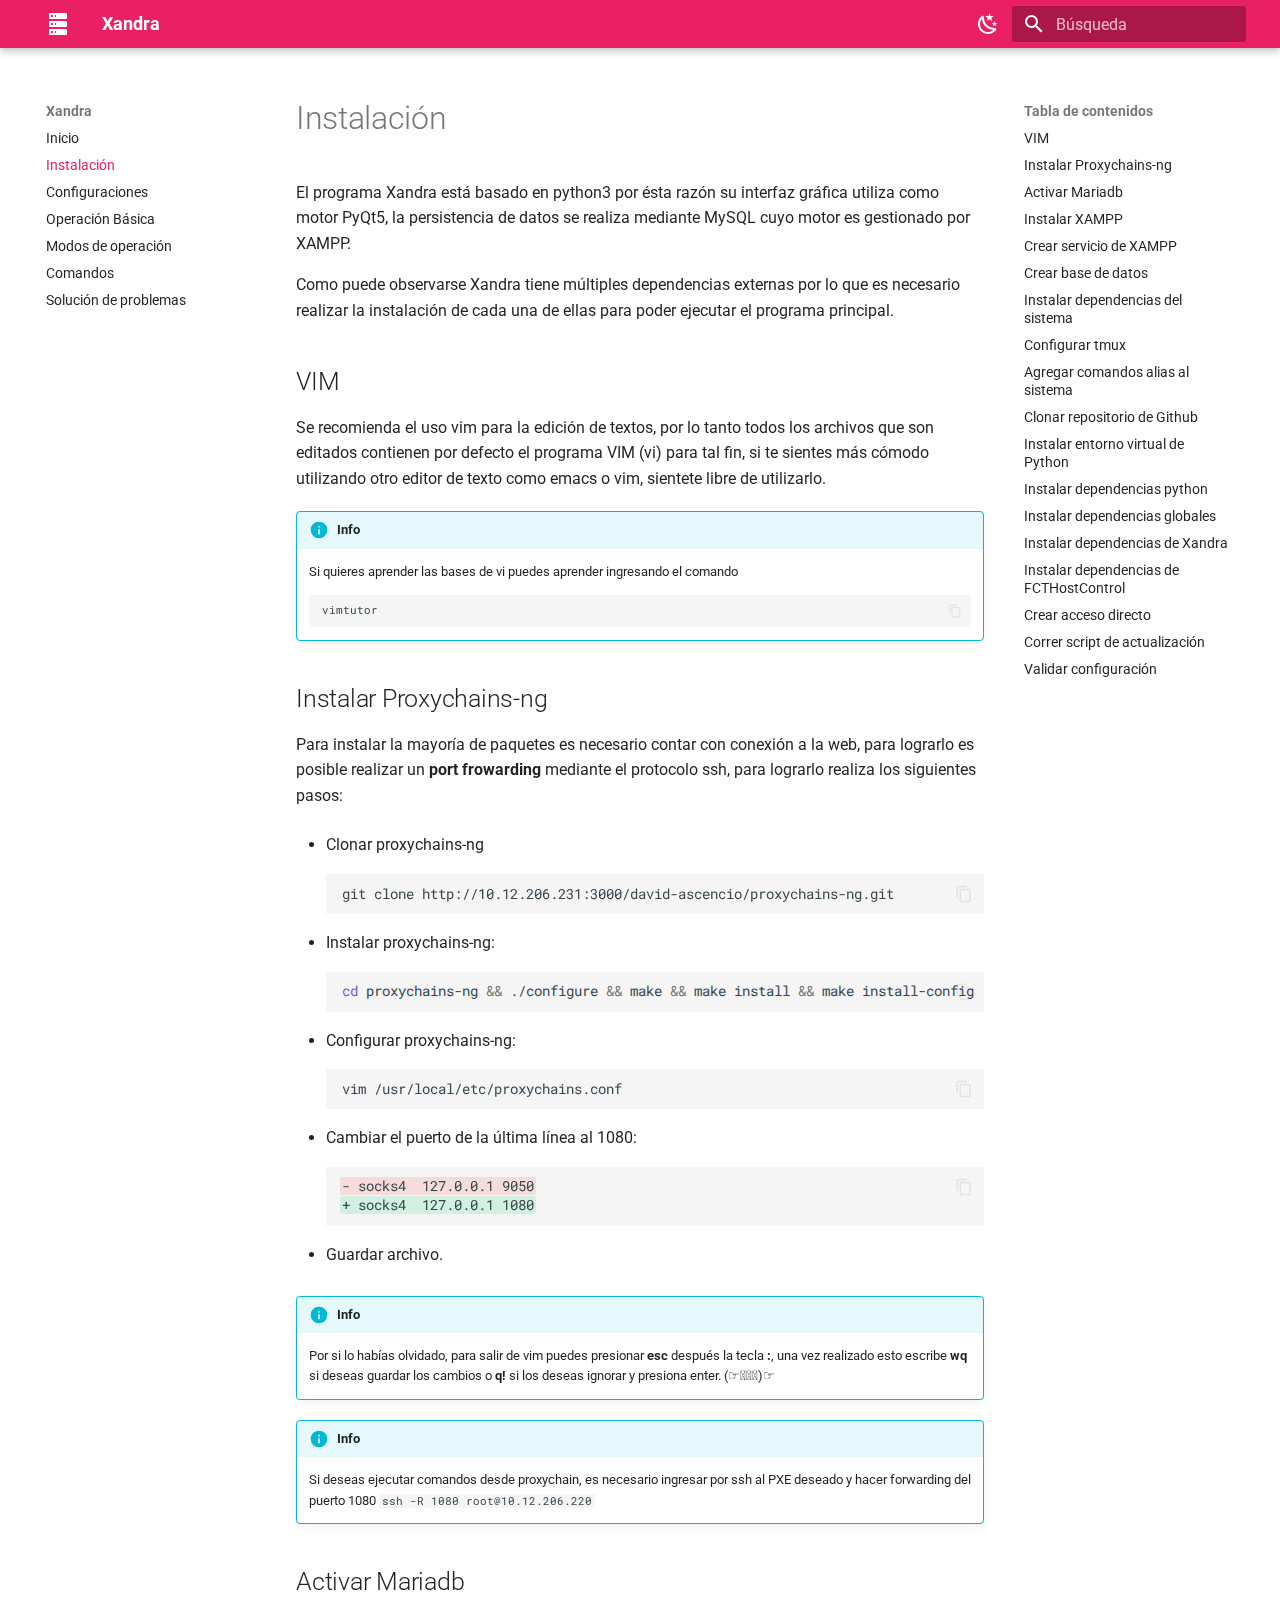
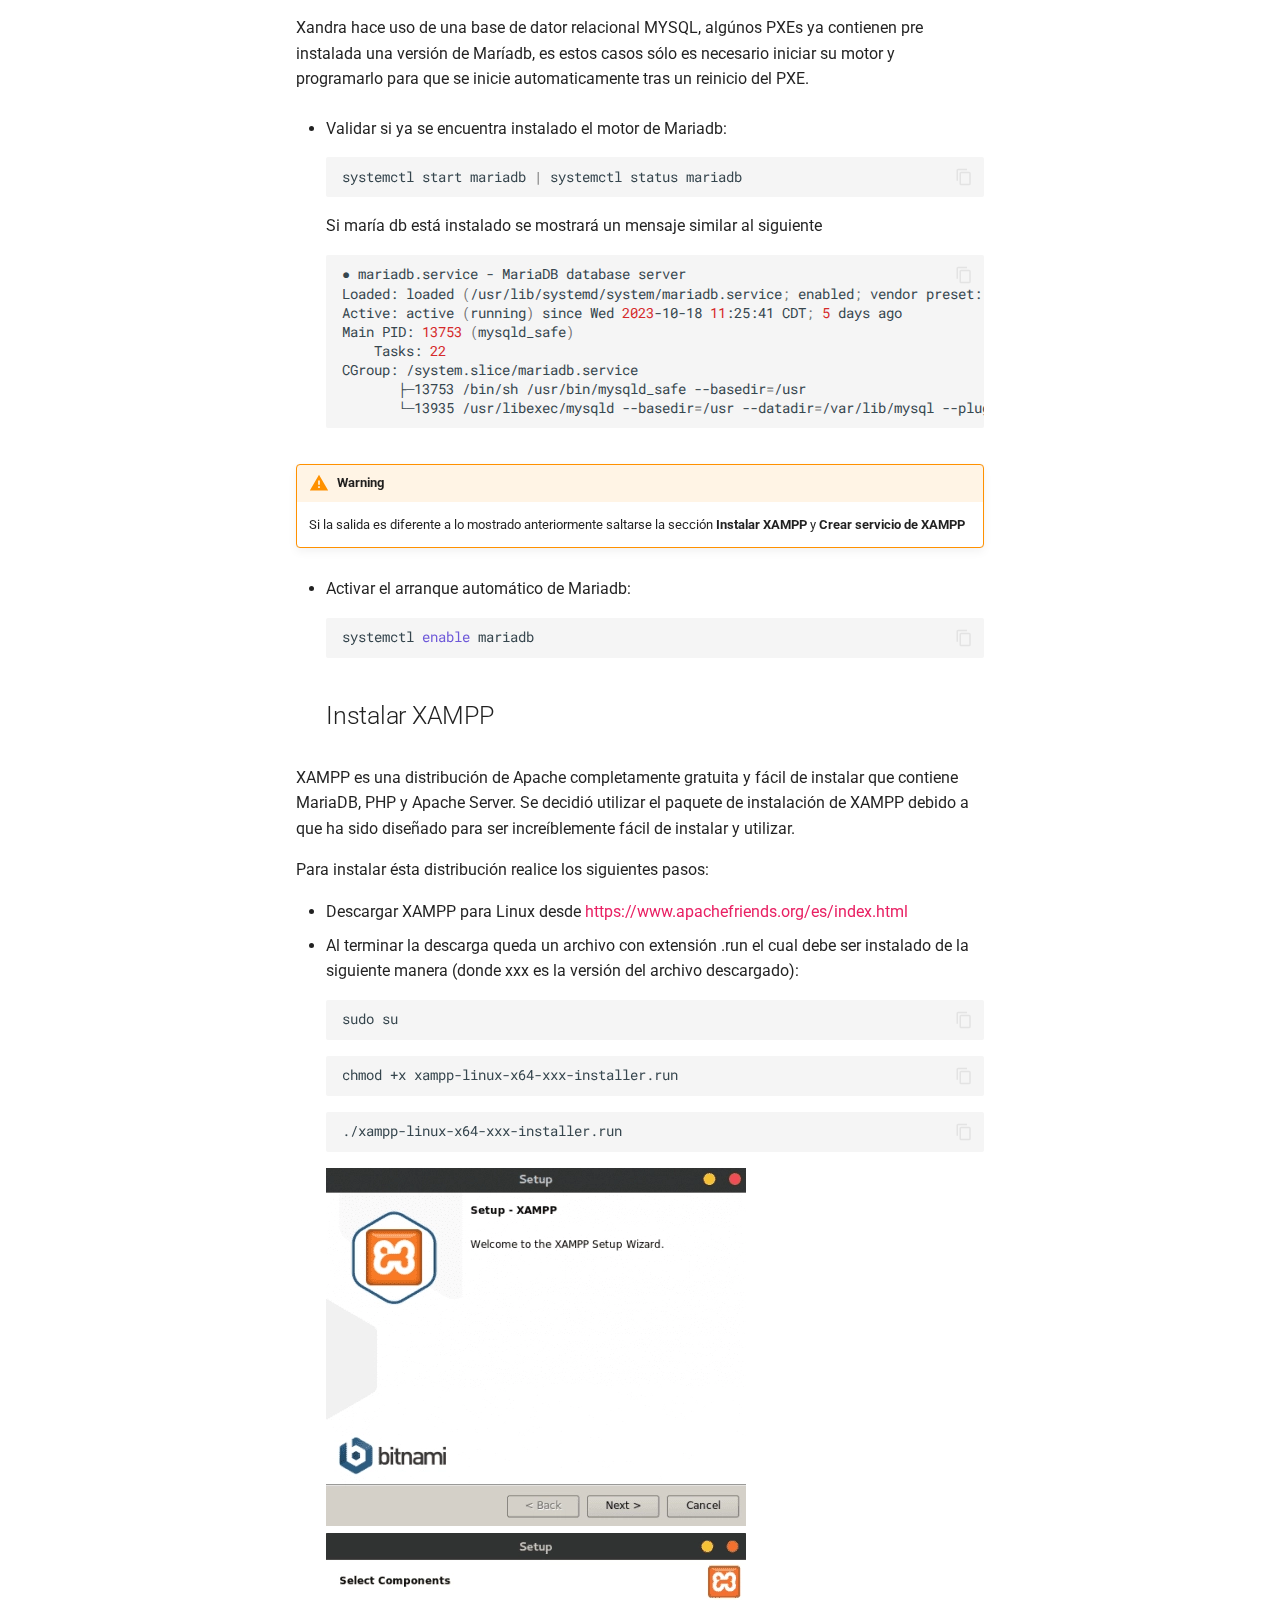
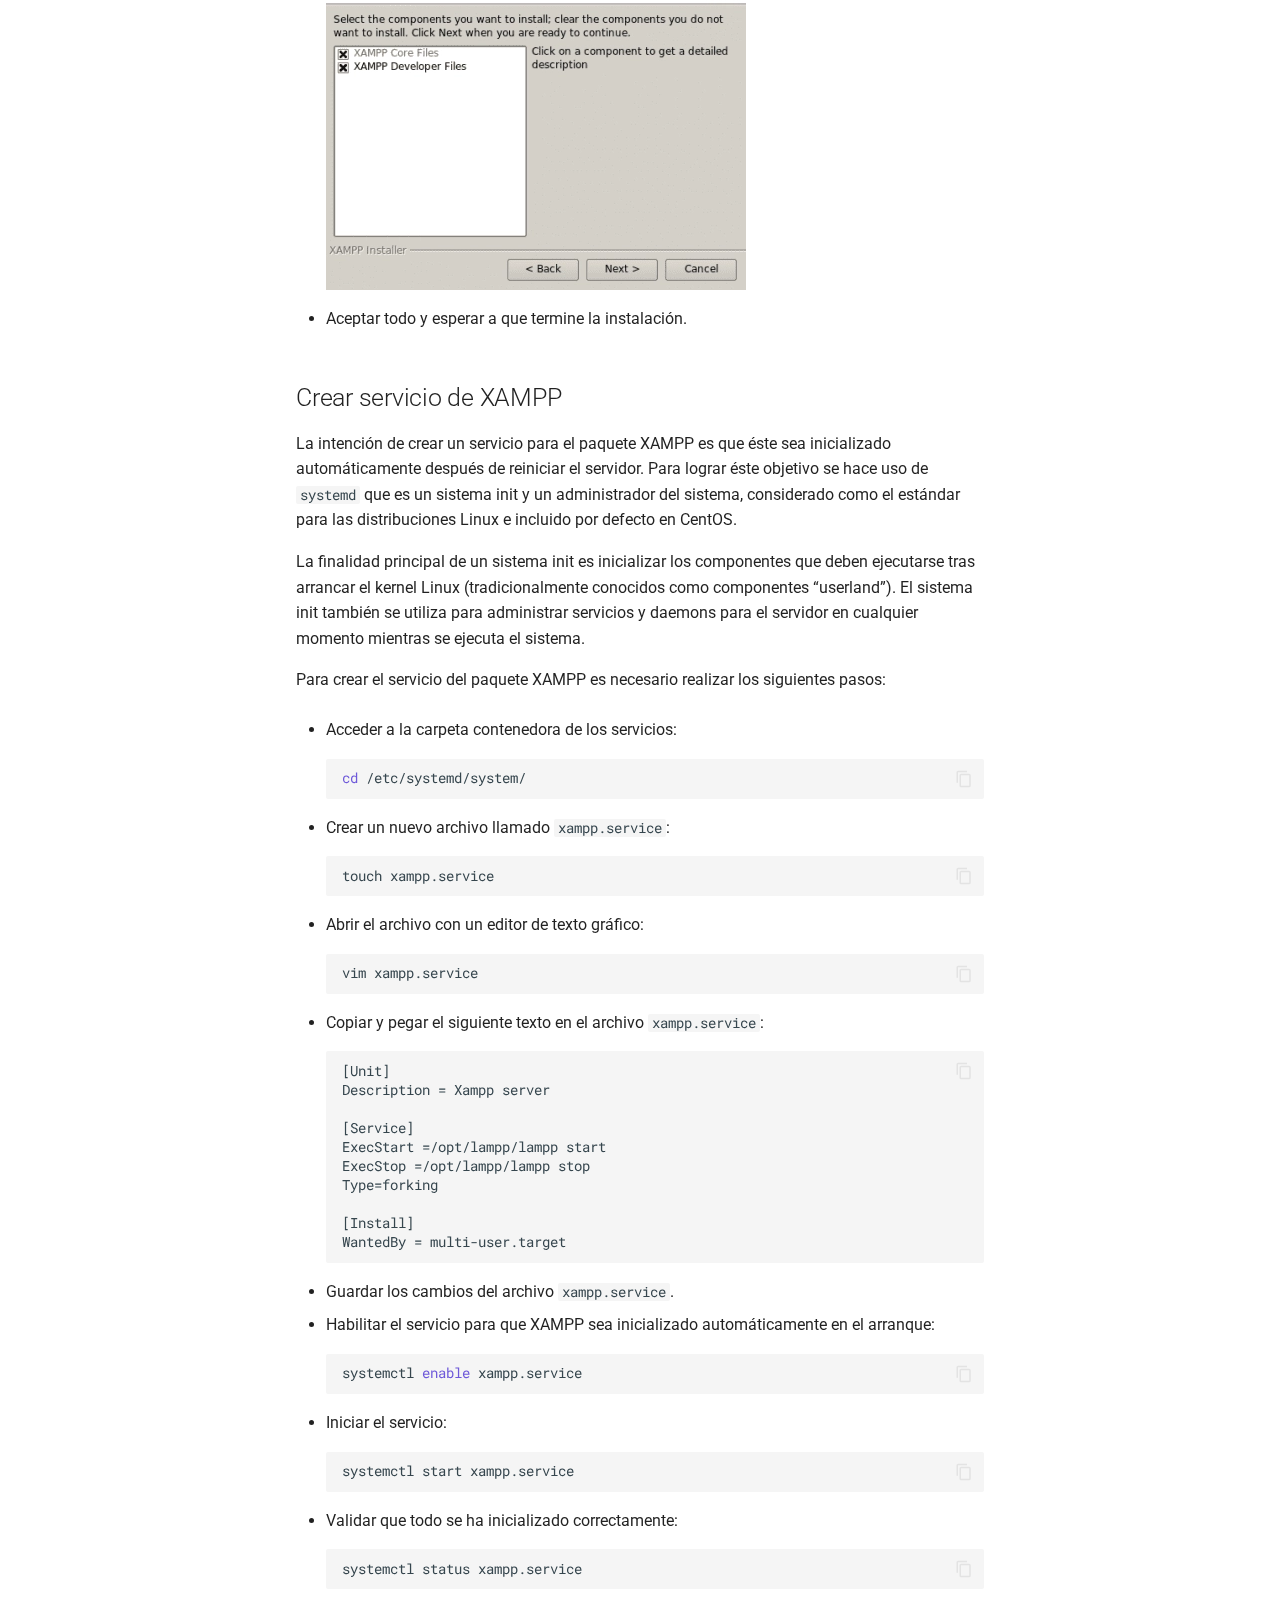
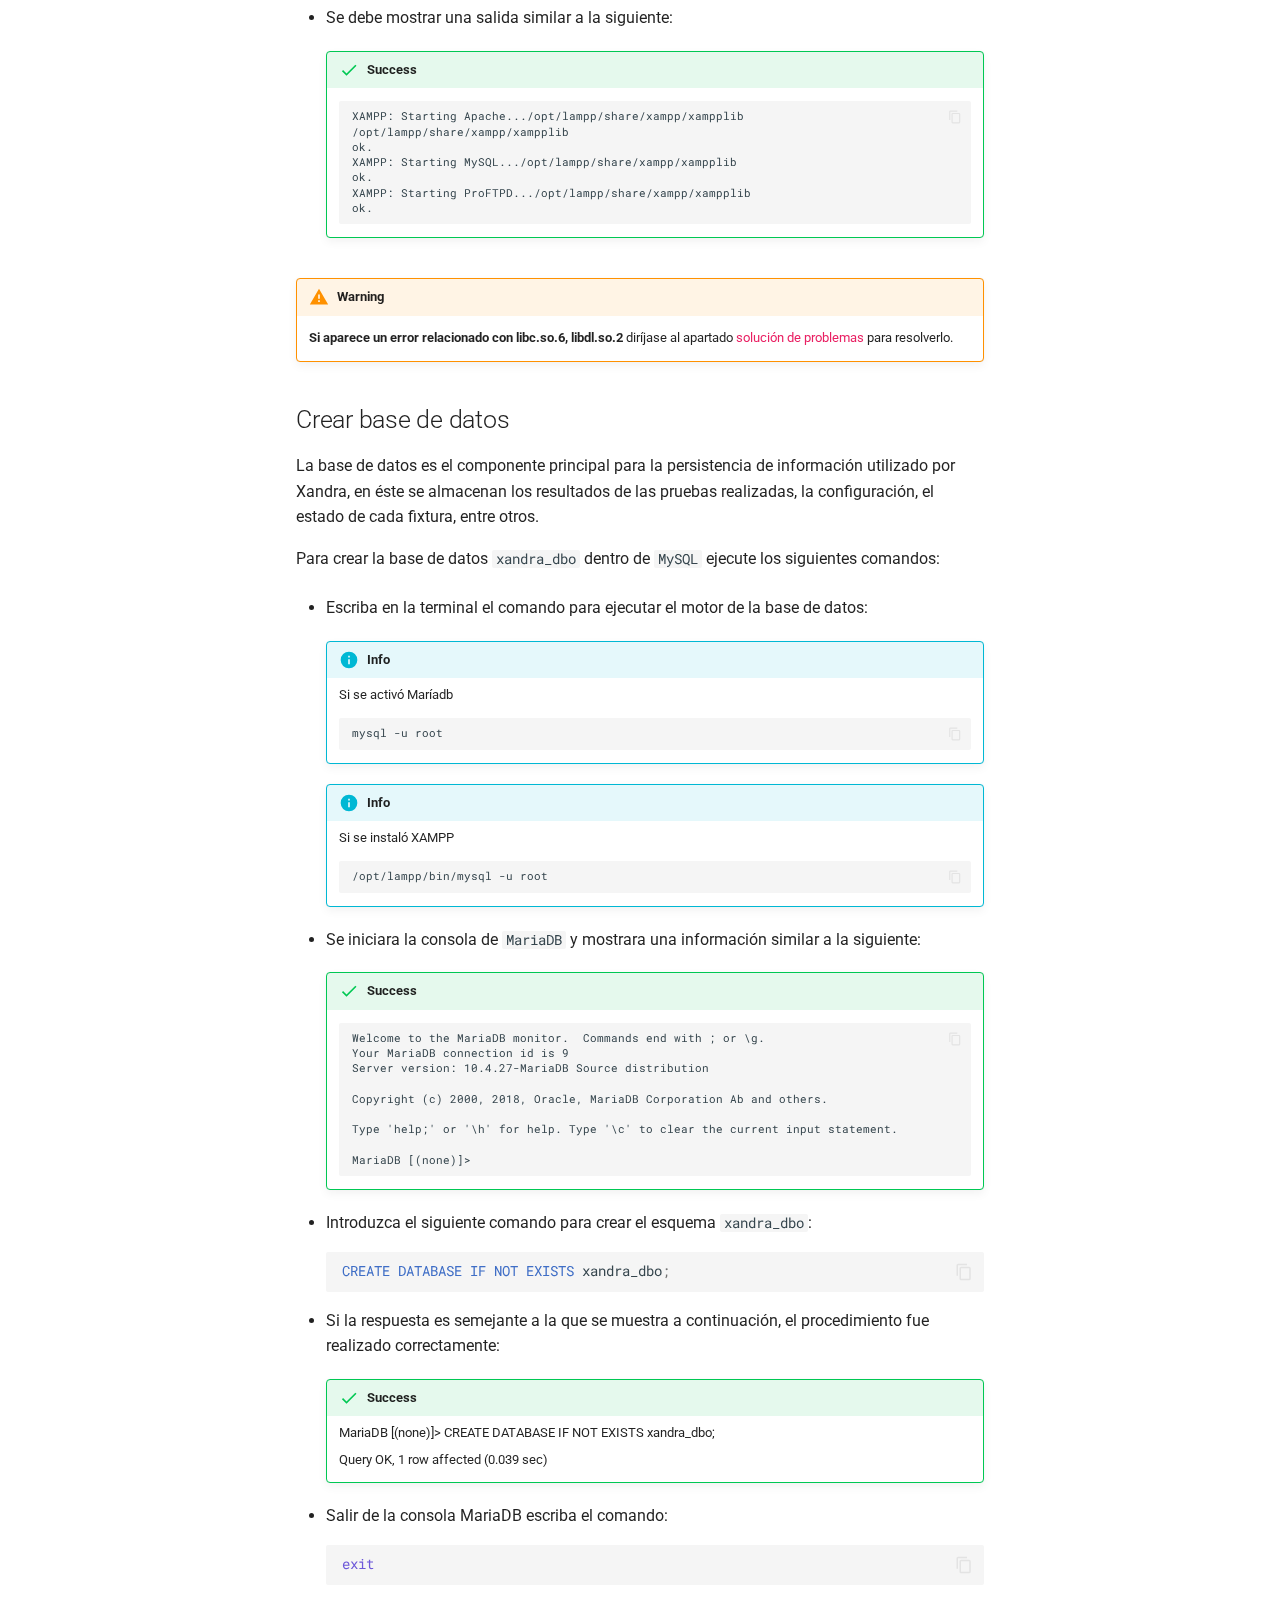
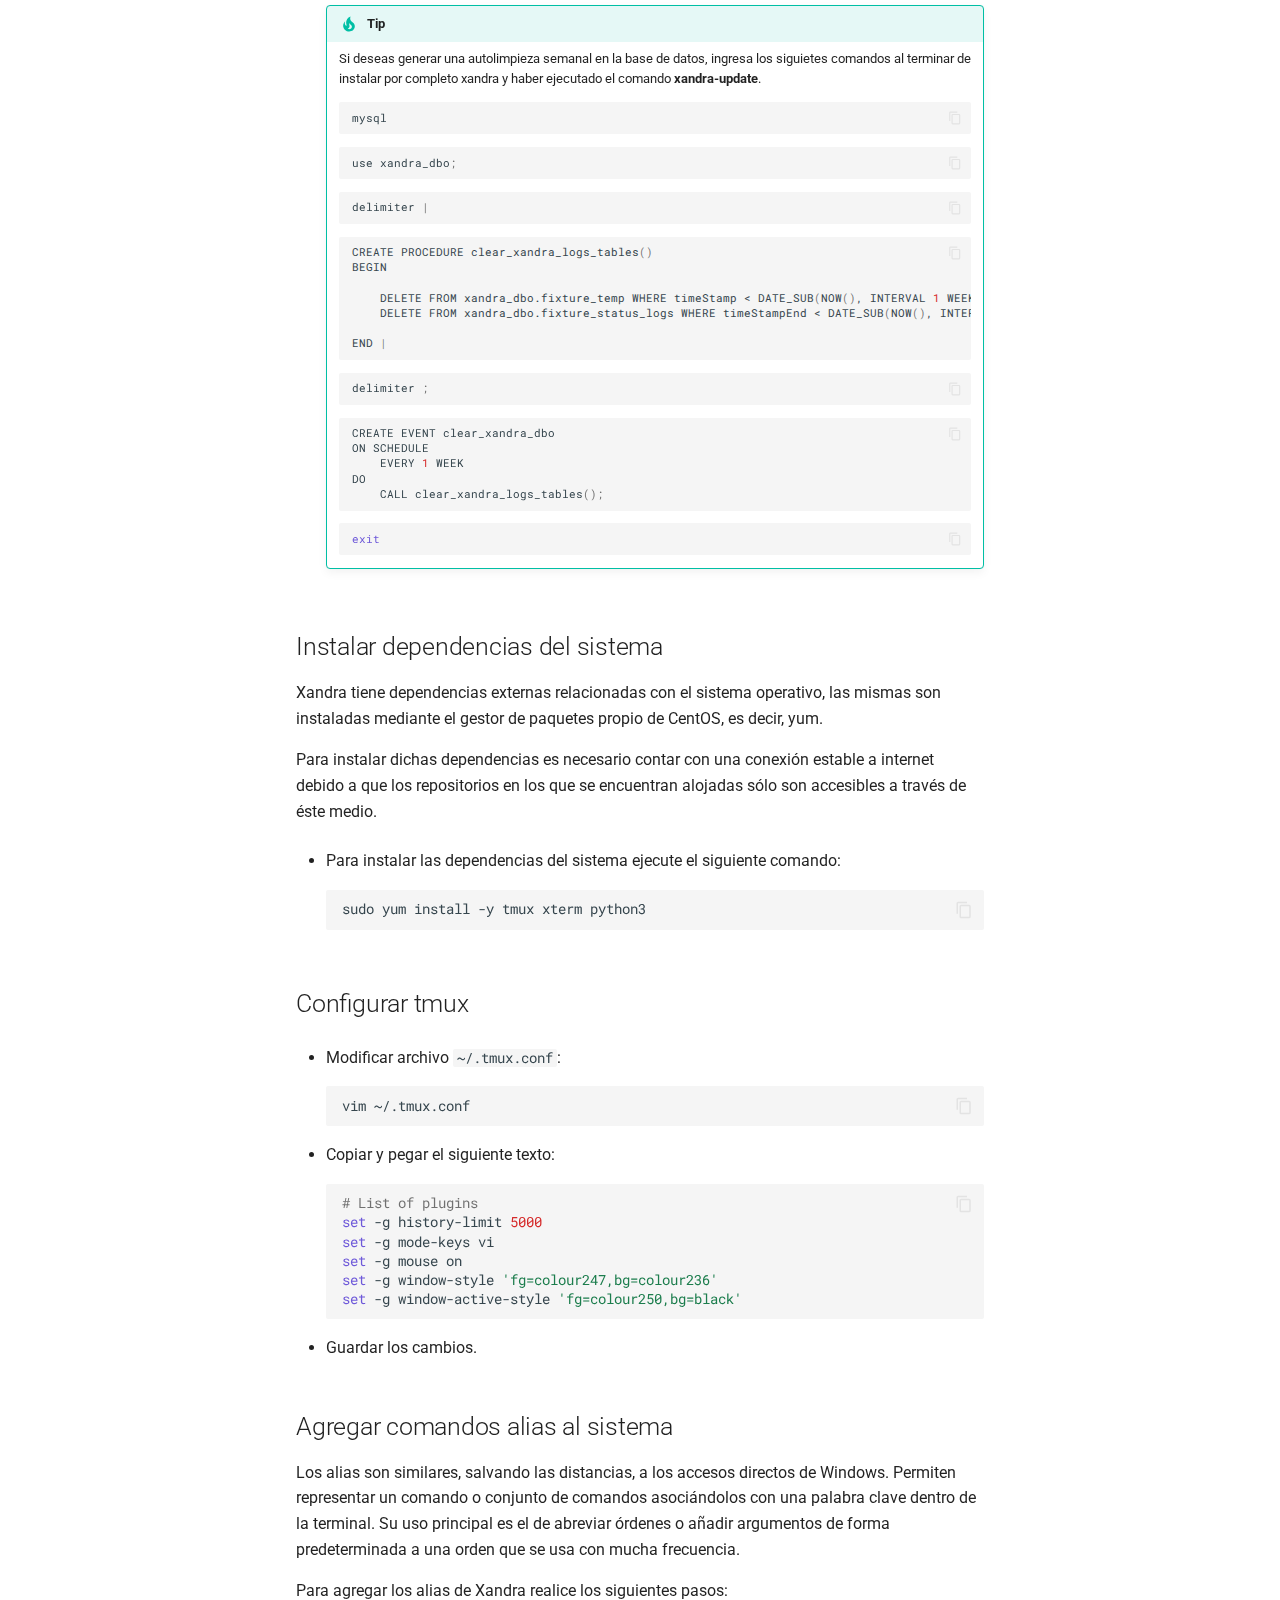
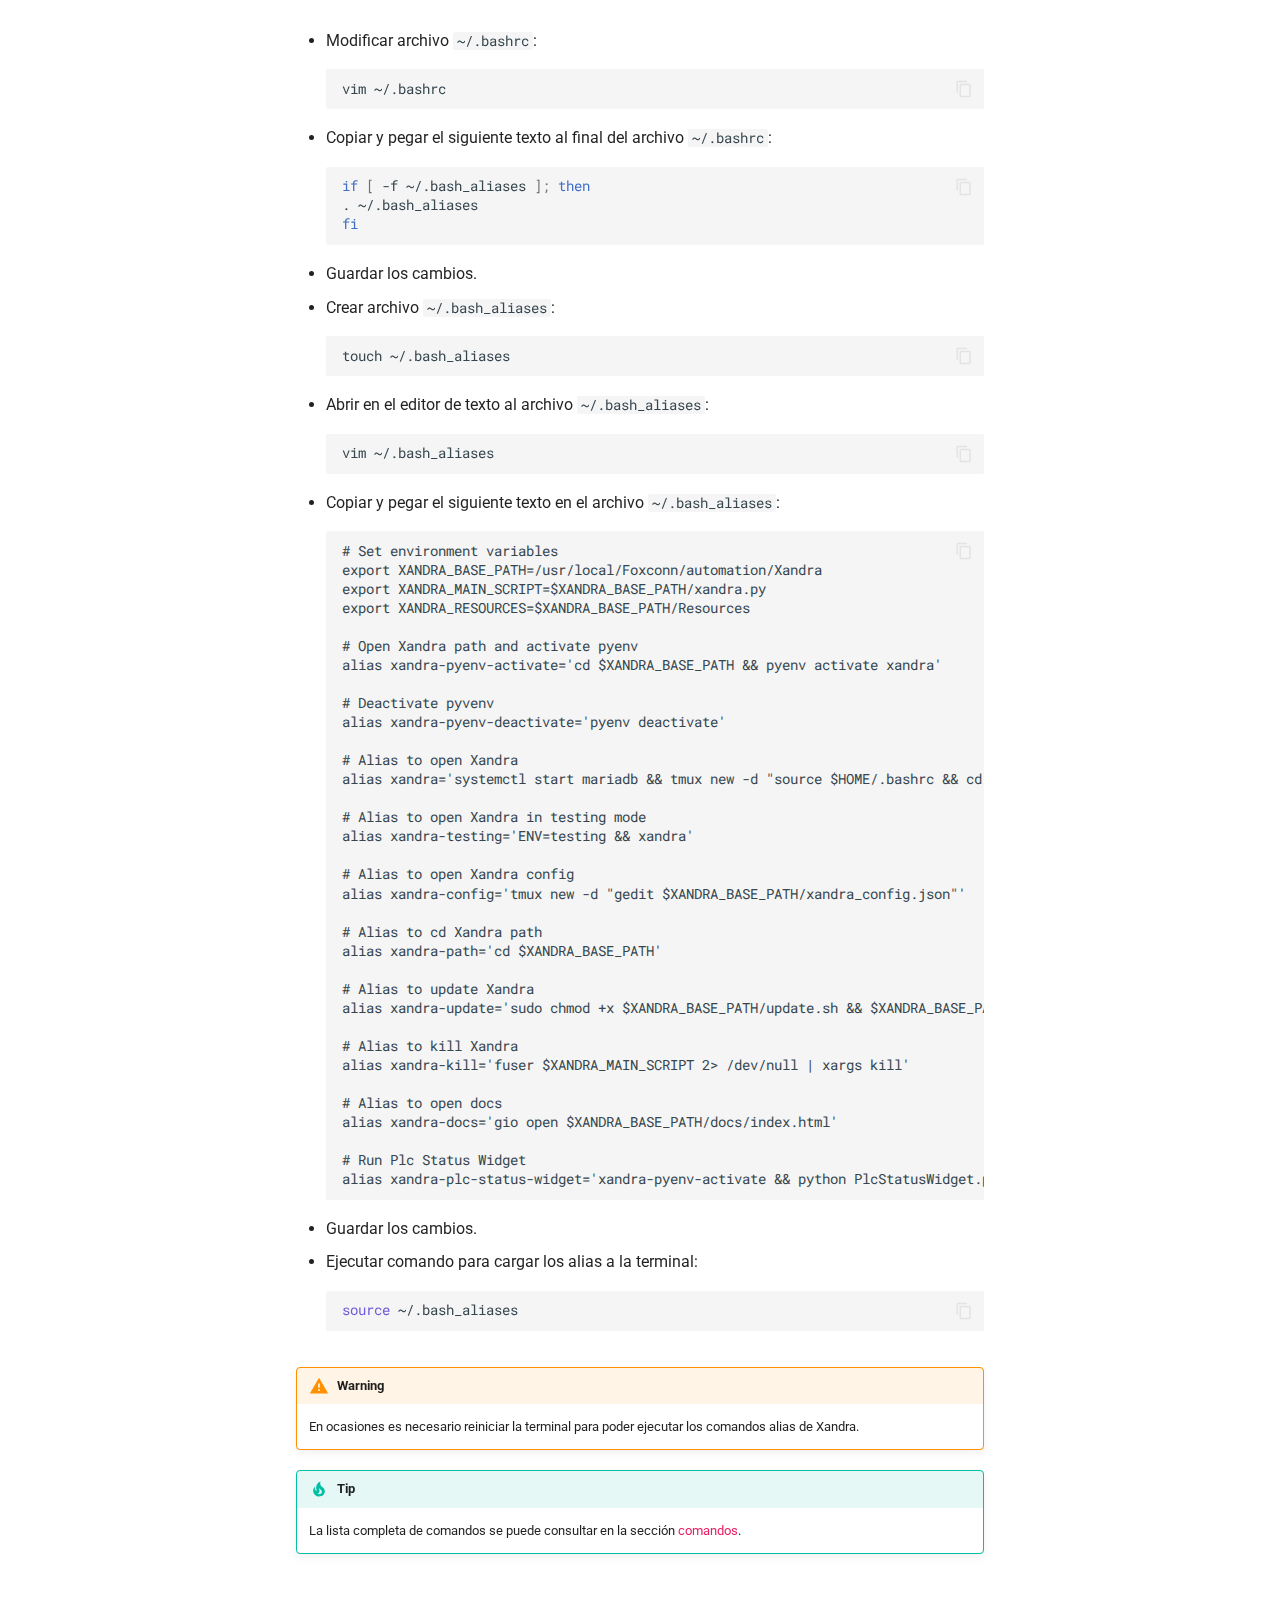
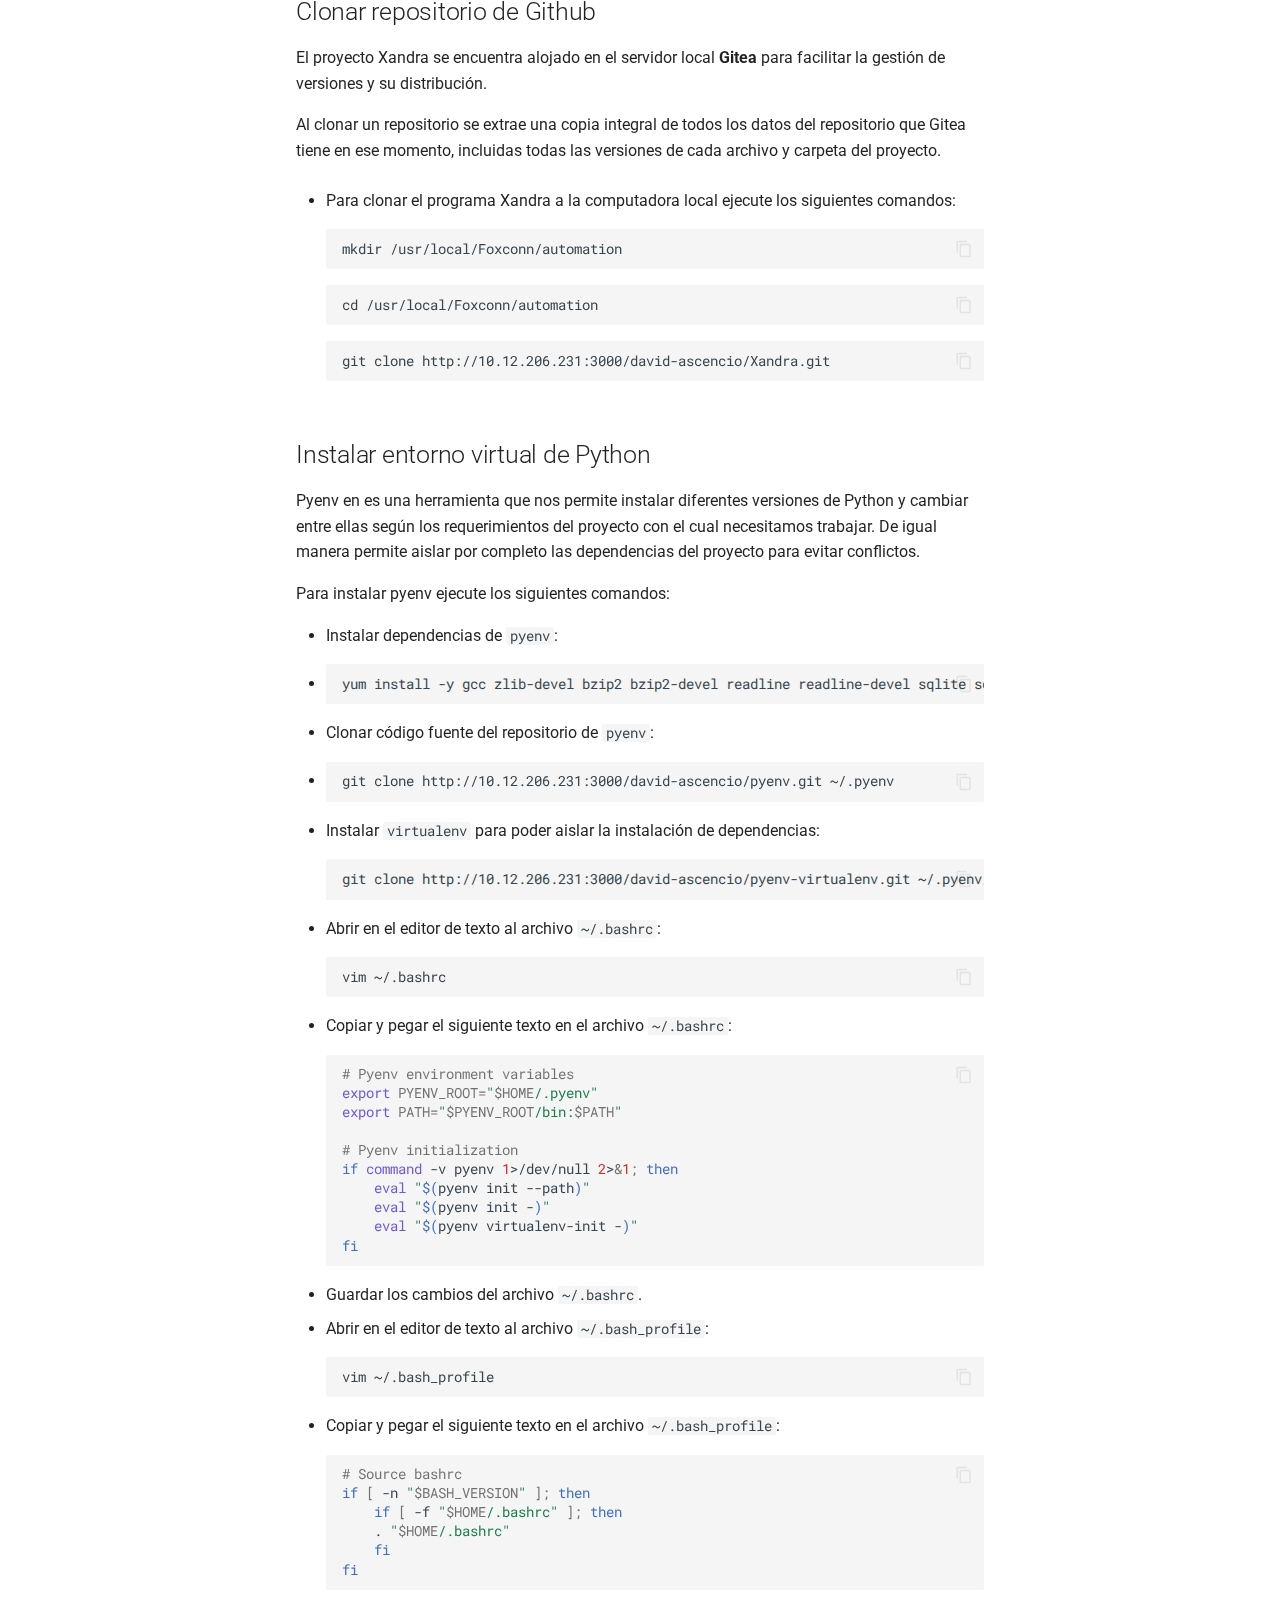
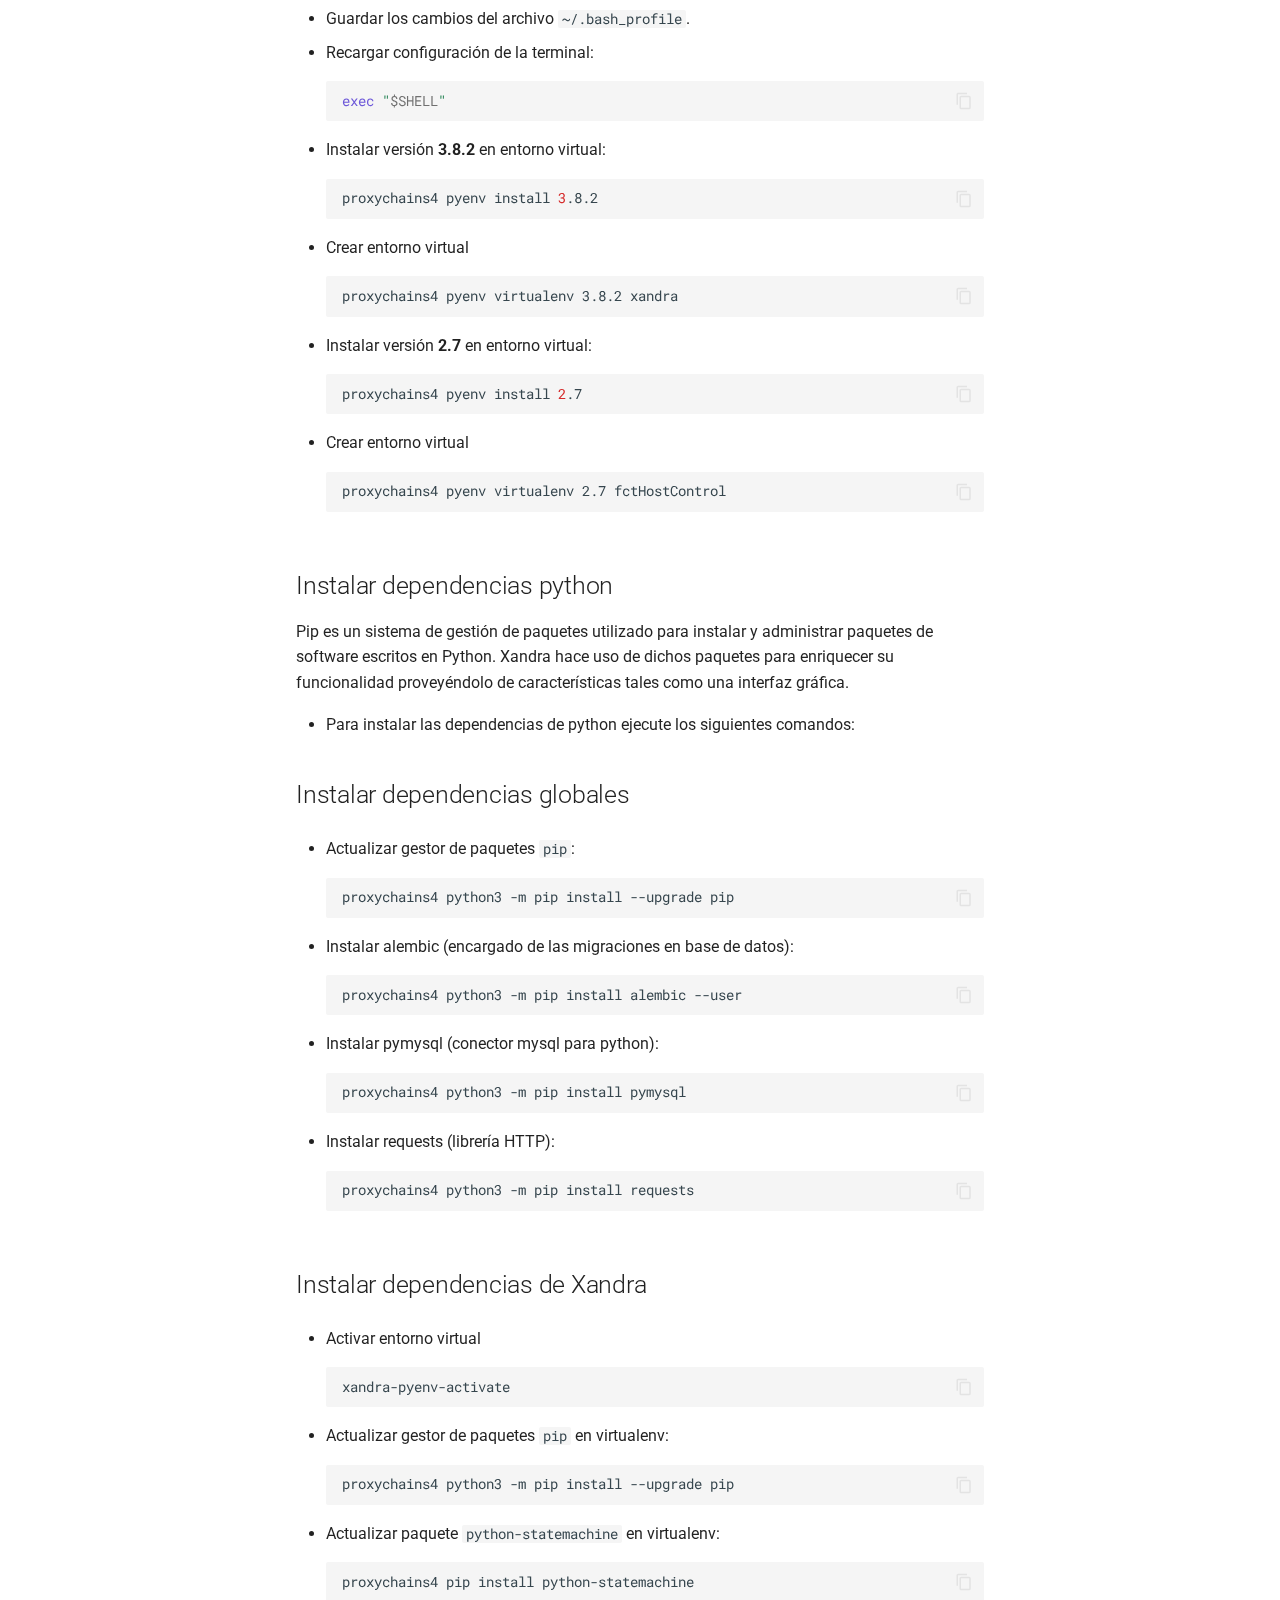
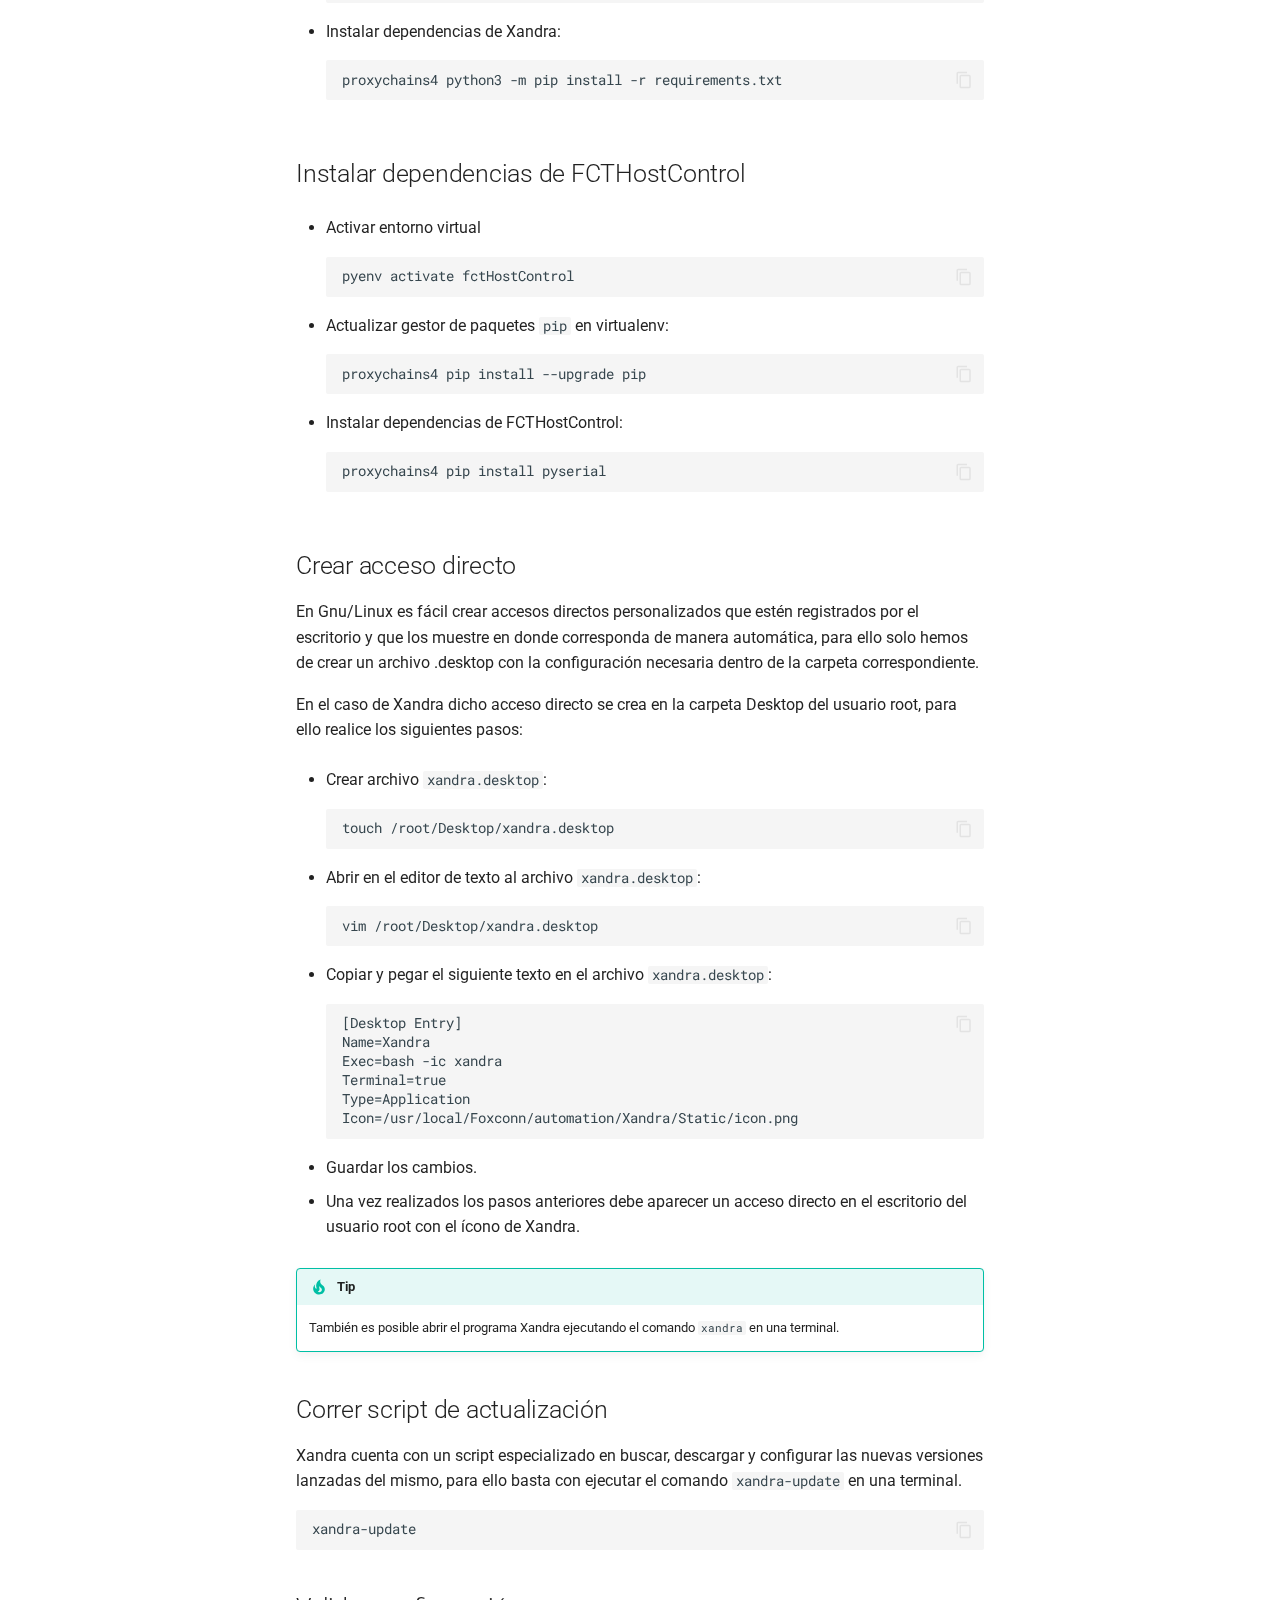
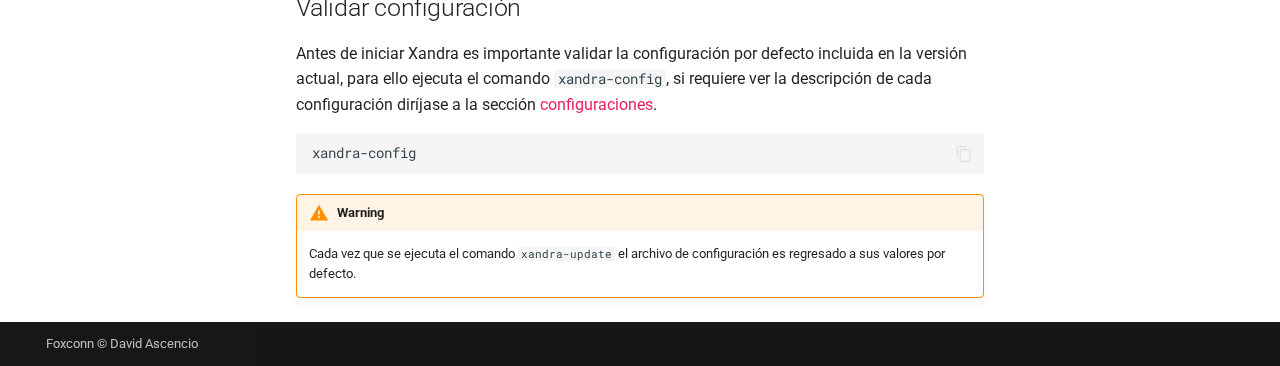
<file: docs/install.html>
<!doctype html>
<html lang="es" class="no-js">
  <head>
    
      <meta charset="utf-8">
      <meta name="viewport" content="width=device-width,initial-scale=1">
      
      
      
      
        <link rel="prev" href="index.html">
      
      
        <link rel="next" href="configs.html">
      
      <link rel="icon" href="assets/images/favicon.png">
      <meta name="generator" content="mkdocs-1.4.3, mkdocs-material-9.1.12">
    
    
      
        <title>Instalación - Xandra</title>
      
    
    
      <link rel="stylesheet" href="assets/stylesheets/main.85bb2934.min.css">
      
        
        <link rel="stylesheet" href="assets/stylesheets/palette.a6bdf11c.min.css">
      
      

    
    
    
      
        
        
        <link rel="preconnect" href="https://fonts.gstatic.com" crossorigin>
        <link rel="stylesheet" href="https://fonts.googleapis.com/css?family=Roboto:300,300i,400,400i,700,700i%7CRoboto+Mono:400,400i,700,700i&display=fallback">
        <style>:root{--md-text-font:"Roboto";--md-code-font:"Roboto Mono"}</style>
      
    
    
    <script>__md_scope=new URL(".",location),__md_hash=e=>[...e].reduce((e,_)=>(e<<5)-e+_.charCodeAt(0),0),__md_get=(e,_=localStorage,t=__md_scope)=>JSON.parse(_.getItem(t.pathname+"."+e)),__md_set=(e,_,t=localStorage,a=__md_scope)=>{try{t.setItem(a.pathname+"."+e,JSON.stringify(_))}catch(e){}}</script>
    
      

    
    
    
  </head>
  
  
    
    
      
    
    
    
    
    <body dir="ltr" data-md-color-scheme="default" data-md-color-primary="pink" data-md-color-accent="indigo">
  
    
    
      <script>var palette=__md_get("__palette");if(palette&&"object"==typeof palette.color)for(var key of Object.keys(palette.color))document.body.setAttribute("data-md-color-"+key,palette.color[key])</script>
    
    <input class="md-toggle" data-md-toggle="drawer" type="checkbox" id="__drawer" autocomplete="off">
    <input class="md-toggle" data-md-toggle="search" type="checkbox" id="__search" autocomplete="off">
    <label class="md-overlay" for="__drawer"></label>
    <div data-md-component="skip">
      
        
        <a href="#instalacion" class="md-skip">
          Saltar a contenido
        </a>
      
    </div>
    <div data-md-component="announce">
      
    </div>
    
    
      

  

<header class="md-header md-header--shadow" data-md-component="header">
  <nav class="md-header__inner md-grid" aria-label="Cabecera">
    <a href="index.html" title="Xandra" class="md-header__button md-logo" aria-label="Xandra" data-md-component="logo">
      
  
  <svg xmlns="http://www.w3.org/2000/svg" viewBox="0 0 24 24"><path d="M4 1h16a1 1 0 0 1 1 1v4a1 1 0 0 1-1 1H4a1 1 0 0 1-1-1V2a1 1 0 0 1 1-1m0 8h16a1 1 0 0 1 1 1v4a1 1 0 0 1-1 1H4a1 1 0 0 1-1-1v-4a1 1 0 0 1 1-1m0 8h16a1 1 0 0 1 1 1v4a1 1 0 0 1-1 1H4a1 1 0 0 1-1-1v-4a1 1 0 0 1 1-1M9 5h1V3H9v2m0 8h1v-2H9v2m0 8h1v-2H9v2M5 3v2h2V3H5m0 8v2h2v-2H5m0 8v2h2v-2H5Z"/></svg>

    </a>
    <label class="md-header__button md-icon" for="__drawer">
      <svg xmlns="http://www.w3.org/2000/svg" viewBox="0 0 24 24"><path d="M3 6h18v2H3V6m0 5h18v2H3v-2m0 5h18v2H3v-2Z"/></svg>
    </label>
    <div class="md-header__title" data-md-component="header-title">
      <div class="md-header__ellipsis">
        <div class="md-header__topic">
          <span class="md-ellipsis">
            Xandra
          </span>
        </div>
        <div class="md-header__topic" data-md-component="header-topic">
          <span class="md-ellipsis">
            
              Instalación
            
          </span>
        </div>
      </div>
    </div>
    
      
        <form class="md-header__option" data-md-component="palette">
          
            
            
            
            <input class="md-option" data-md-color-media="" data-md-color-scheme="default" data-md-color-primary="pink" data-md-color-accent="indigo"  aria-label="Switch to dark mode"  type="radio" name="__palette" id="__palette_1">
            
              <label class="md-header__button md-icon" title="Switch to dark mode" for="__palette_2" hidden>
                <svg xmlns="http://www.w3.org/2000/svg" viewBox="0 0 24 24"><path d="m17.75 4.09-2.53 1.94.91 3.06-2.63-1.81-2.63 1.81.91-3.06-2.53-1.94L12.44 4l1.06-3 1.06 3 3.19.09m3.5 6.91-1.64 1.25.59 1.98-1.7-1.17-1.7 1.17.59-1.98L15.75 11l2.06-.05L18.5 9l.69 1.95 2.06.05m-2.28 4.95c.83-.08 1.72 1.1 1.19 1.85-.32.45-.66.87-1.08 1.27C15.17 23 8.84 23 4.94 19.07c-3.91-3.9-3.91-10.24 0-14.14.4-.4.82-.76 1.27-1.08.75-.53 1.93.36 1.85 1.19-.27 2.86.69 5.83 2.89 8.02a9.96 9.96 0 0 0 8.02 2.89m-1.64 2.02a12.08 12.08 0 0 1-7.8-3.47c-2.17-2.19-3.33-5-3.49-7.82-2.81 3.14-2.7 7.96.31 10.98 3.02 3.01 7.84 3.12 10.98.31Z"/></svg>
              </label>
            
          
            
            
            
            <input class="md-option" data-md-color-media="" data-md-color-scheme="slate" data-md-color-primary="pink" data-md-color-accent="indigo"  aria-label="Switch to light mode"  type="radio" name="__palette" id="__palette_2">
            
              <label class="md-header__button md-icon" title="Switch to light mode" for="__palette_1" hidden>
                <svg xmlns="http://www.w3.org/2000/svg" viewBox="0 0 24 24"><path d="M12 7a5 5 0 0 1 5 5 5 5 0 0 1-5 5 5 5 0 0 1-5-5 5 5 0 0 1 5-5m0 2a3 3 0 0 0-3 3 3 3 0 0 0 3 3 3 3 0 0 0 3-3 3 3 0 0 0-3-3m0-7 2.39 3.42C13.65 5.15 12.84 5 12 5c-.84 0-1.65.15-2.39.42L12 2M3.34 7l4.16-.35A7.2 7.2 0 0 0 5.94 8.5c-.44.74-.69 1.5-.83 2.29L3.34 7m.02 10 1.76-3.77a7.131 7.131 0 0 0 2.38 4.14L3.36 17M20.65 7l-1.77 3.79a7.023 7.023 0 0 0-2.38-4.15l4.15.36m-.01 10-4.14.36c.59-.51 1.12-1.14 1.54-1.86.42-.73.69-1.5.83-2.29L20.64 17M12 22l-2.41-3.44c.74.27 1.55.44 2.41.44.82 0 1.63-.17 2.37-.44L12 22Z"/></svg>
              </label>
            
          
        </form>
      
    
    
    
      <label class="md-header__button md-icon" for="__search">
        <svg xmlns="http://www.w3.org/2000/svg" viewBox="0 0 24 24"><path d="M9.5 3A6.5 6.5 0 0 1 16 9.5c0 1.61-.59 3.09-1.56 4.23l.27.27h.79l5 5-1.5 1.5-5-5v-.79l-.27-.27A6.516 6.516 0 0 1 9.5 16 6.5 6.5 0 0 1 3 9.5 6.5 6.5 0 0 1 9.5 3m0 2C7 5 5 7 5 9.5S7 14 9.5 14 14 12 14 9.5 12 5 9.5 5Z"/></svg>
      </label>
      <div class="md-search" data-md-component="search" role="dialog">
  <label class="md-search__overlay" for="__search"></label>
  <div class="md-search__inner" role="search">
    <form class="md-search__form" name="search">
      <input type="text" class="md-search__input" name="query" aria-label="Búsqueda" placeholder="Búsqueda" autocapitalize="off" autocorrect="off" autocomplete="off" spellcheck="false" data-md-component="search-query" required>
      <label class="md-search__icon md-icon" for="__search">
        <svg xmlns="http://www.w3.org/2000/svg" viewBox="0 0 24 24"><path d="M9.5 3A6.5 6.5 0 0 1 16 9.5c0 1.61-.59 3.09-1.56 4.23l.27.27h.79l5 5-1.5 1.5-5-5v-.79l-.27-.27A6.516 6.516 0 0 1 9.5 16 6.5 6.5 0 0 1 3 9.5 6.5 6.5 0 0 1 9.5 3m0 2C7 5 5 7 5 9.5S7 14 9.5 14 14 12 14 9.5 12 5 9.5 5Z"/></svg>
        <svg xmlns="http://www.w3.org/2000/svg" viewBox="0 0 24 24"><path d="M20 11v2H8l5.5 5.5-1.42 1.42L4.16 12l7.92-7.92L13.5 5.5 8 11h12Z"/></svg>
      </label>
      <nav class="md-search__options" aria-label="Buscar">
        
        <button type="reset" class="md-search__icon md-icon" title="Limpiar" aria-label="Limpiar" tabindex="-1">
          <svg xmlns="http://www.w3.org/2000/svg" viewBox="0 0 24 24"><path d="M19 6.41 17.59 5 12 10.59 6.41 5 5 6.41 10.59 12 5 17.59 6.41 19 12 13.41 17.59 19 19 17.59 13.41 12 19 6.41Z"/></svg>
        </button>
      </nav>
      
    </form>
    <div class="md-search__output">
      <div class="md-search__scrollwrap" data-md-scrollfix>
        <div class="md-search-result" data-md-component="search-result">
          <div class="md-search-result__meta">
            Inicializando búsqueda
          </div>
          <ol class="md-search-result__list" role="presentation"></ol>
        </div>
      </div>
    </div>
  </div>
</div>
    
    
  </nav>
  
</header>
    
    <div class="md-container" data-md-component="container">
      
      
        
          
        
      
      <main class="md-main" data-md-component="main">
        <div class="md-main__inner md-grid">
          
            
              
              <div class="md-sidebar md-sidebar--primary" data-md-component="sidebar" data-md-type="navigation" >
                <div class="md-sidebar__scrollwrap">
                  <div class="md-sidebar__inner">
                    


<nav class="md-nav md-nav--primary" aria-label="Navegación" data-md-level="0">
  <label class="md-nav__title" for="__drawer">
    <a href="index.html" title="Xandra" class="md-nav__button md-logo" aria-label="Xandra" data-md-component="logo">
      
  
  <svg xmlns="http://www.w3.org/2000/svg" viewBox="0 0 24 24"><path d="M4 1h16a1 1 0 0 1 1 1v4a1 1 0 0 1-1 1H4a1 1 0 0 1-1-1V2a1 1 0 0 1 1-1m0 8h16a1 1 0 0 1 1 1v4a1 1 0 0 1-1 1H4a1 1 0 0 1-1-1v-4a1 1 0 0 1 1-1m0 8h16a1 1 0 0 1 1 1v4a1 1 0 0 1-1 1H4a1 1 0 0 1-1-1v-4a1 1 0 0 1 1-1M9 5h1V3H9v2m0 8h1v-2H9v2m0 8h1v-2H9v2M5 3v2h2V3H5m0 8v2h2v-2H5m0 8v2h2v-2H5Z"/></svg>

    </a>
    Xandra
  </label>
  
  <ul class="md-nav__list" data-md-scrollfix>
    
      
      
      

  
  
  
    <li class="md-nav__item">
      <a href="index.html" class="md-nav__link">
        Inicio
      </a>
    </li>
  

    
      
      
      

  
  
    
  
  
    <li class="md-nav__item md-nav__item--active">
      
      <input class="md-nav__toggle md-toggle" type="checkbox" id="__toc">
      
      
        
      
      
        <label class="md-nav__link md-nav__link--active" for="__toc">
          Instalación
          <span class="md-nav__icon md-icon"></span>
        </label>
      
      <a href="install.html" class="md-nav__link md-nav__link--active">
        Instalación
      </a>
      
        

<nav class="md-nav md-nav--secondary" aria-label="Tabla de contenidos">
  
  
  
    
  
  
    <label class="md-nav__title" for="__toc">
      <span class="md-nav__icon md-icon"></span>
      Tabla de contenidos
    </label>
    <ul class="md-nav__list" data-md-component="toc" data-md-scrollfix>
      
        <li class="md-nav__item">
  <a href="#vim" class="md-nav__link">
    VIM
  </a>
  
</li>
      
        <li class="md-nav__item">
  <a href="#instalar-proxychains-ng" class="md-nav__link">
    Instalar Proxychains-ng
  </a>
  
</li>
      
        <li class="md-nav__item">
  <a href="#activar-mariadb" class="md-nav__link">
    Activar Mariadb
  </a>
  
</li>
      
        <li class="md-nav__item">
  <a href="#instalar-xampp" class="md-nav__link">
    Instalar XAMPP
  </a>
  
</li>
      
        <li class="md-nav__item">
  <a href="#crear-servicio-de-xampp" class="md-nav__link">
    Crear servicio de XAMPP
  </a>
  
</li>
      
        <li class="md-nav__item">
  <a href="#crear-base-de-datos" class="md-nav__link">
    Crear base de datos
  </a>
  
</li>
      
        <li class="md-nav__item">
  <a href="#instalar-dependencias-del-sistema" class="md-nav__link">
    Instalar dependencias del sistema
  </a>
  
</li>
      
        <li class="md-nav__item">
  <a href="#configurar-tmux" class="md-nav__link">
    Configurar tmux
  </a>
  
</li>
      
        <li class="md-nav__item">
  <a href="#agregar-comandos-alias-al-sistema" class="md-nav__link">
    Agregar comandos alias al sistema
  </a>
  
</li>
      
        <li class="md-nav__item">
  <a href="#clonar-repositorio-de-github" class="md-nav__link">
    Clonar repositorio de Github
  </a>
  
</li>
      
        <li class="md-nav__item">
  <a href="#instalar-entorno-virtual-de-python" class="md-nav__link">
    Instalar entorno virtual de Python
  </a>
  
</li>
      
        <li class="md-nav__item">
  <a href="#instalar-dependencias-python" class="md-nav__link">
    Instalar dependencias python
  </a>
  
</li>
      
        <li class="md-nav__item">
  <a href="#instalar-dependencias-globales" class="md-nav__link">
    Instalar dependencias globales
  </a>
  
</li>
      
        <li class="md-nav__item">
  <a href="#instalar-dependencias-de-xandra" class="md-nav__link">
    Instalar dependencias de Xandra
  </a>
  
</li>
      
        <li class="md-nav__item">
  <a href="#instalar-dependencias-de-fcthostcontrol" class="md-nav__link">
    Instalar dependencias de FCTHostControl
  </a>
  
</li>
      
        <li class="md-nav__item">
  <a href="#crear-acceso-directo" class="md-nav__link">
    Crear acceso directo
  </a>
  
</li>
      
        <li class="md-nav__item">
  <a href="#correr-script-de-actualizacion" class="md-nav__link">
    Correr script de actualización
  </a>
  
</li>
      
        <li class="md-nav__item">
  <a href="#validar-configuracion" class="md-nav__link">
    Validar configuración
  </a>
  
</li>
      
    </ul>
  
</nav>
      
    </li>
  

    
      
      
      

  
  
  
    <li class="md-nav__item">
      <a href="configs.html" class="md-nav__link">
        Configuraciones
      </a>
    </li>
  

    
      
      
      

  
  
  
    <li class="md-nav__item">
      <a href="operation.html" class="md-nav__link">
        Operación Básica
      </a>
    </li>
  

    
      
      
      

  
  
  
    <li class="md-nav__item">
      <a href="modes.html" class="md-nav__link">
        Modos de operación
      </a>
    </li>
  

    
      
      
      

  
  
  
    <li class="md-nav__item">
      <a href="commands.html" class="md-nav__link">
        Comandos
      </a>
    </li>
  

    
      
      
      

  
  
  
    <li class="md-nav__item">
      <a href="troubleshooting.html" class="md-nav__link">
        Solución de problemas
      </a>
    </li>
  

    
  </ul>
</nav>
                  </div>
                </div>
              </div>
            
            
              
              <div class="md-sidebar md-sidebar--secondary" data-md-component="sidebar" data-md-type="toc" >
                <div class="md-sidebar__scrollwrap">
                  <div class="md-sidebar__inner">
                    

<nav class="md-nav md-nav--secondary" aria-label="Tabla de contenidos">
  
  
  
    
  
  
    <label class="md-nav__title" for="__toc">
      <span class="md-nav__icon md-icon"></span>
      Tabla de contenidos
    </label>
    <ul class="md-nav__list" data-md-component="toc" data-md-scrollfix>
      
        <li class="md-nav__item">
  <a href="#vim" class="md-nav__link">
    VIM
  </a>
  
</li>
      
        <li class="md-nav__item">
  <a href="#instalar-proxychains-ng" class="md-nav__link">
    Instalar Proxychains-ng
  </a>
  
</li>
      
        <li class="md-nav__item">
  <a href="#activar-mariadb" class="md-nav__link">
    Activar Mariadb
  </a>
  
</li>
      
        <li class="md-nav__item">
  <a href="#instalar-xampp" class="md-nav__link">
    Instalar XAMPP
  </a>
  
</li>
      
        <li class="md-nav__item">
  <a href="#crear-servicio-de-xampp" class="md-nav__link">
    Crear servicio de XAMPP
  </a>
  
</li>
      
        <li class="md-nav__item">
  <a href="#crear-base-de-datos" class="md-nav__link">
    Crear base de datos
  </a>
  
</li>
      
        <li class="md-nav__item">
  <a href="#instalar-dependencias-del-sistema" class="md-nav__link">
    Instalar dependencias del sistema
  </a>
  
</li>
      
        <li class="md-nav__item">
  <a href="#configurar-tmux" class="md-nav__link">
    Configurar tmux
  </a>
  
</li>
      
        <li class="md-nav__item">
  <a href="#agregar-comandos-alias-al-sistema" class="md-nav__link">
    Agregar comandos alias al sistema
  </a>
  
</li>
      
        <li class="md-nav__item">
  <a href="#clonar-repositorio-de-github" class="md-nav__link">
    Clonar repositorio de Github
  </a>
  
</li>
      
        <li class="md-nav__item">
  <a href="#instalar-entorno-virtual-de-python" class="md-nav__link">
    Instalar entorno virtual de Python
  </a>
  
</li>
      
        <li class="md-nav__item">
  <a href="#instalar-dependencias-python" class="md-nav__link">
    Instalar dependencias python
  </a>
  
</li>
      
        <li class="md-nav__item">
  <a href="#instalar-dependencias-globales" class="md-nav__link">
    Instalar dependencias globales
  </a>
  
</li>
      
        <li class="md-nav__item">
  <a href="#instalar-dependencias-de-xandra" class="md-nav__link">
    Instalar dependencias de Xandra
  </a>
  
</li>
      
        <li class="md-nav__item">
  <a href="#instalar-dependencias-de-fcthostcontrol" class="md-nav__link">
    Instalar dependencias de FCTHostControl
  </a>
  
</li>
      
        <li class="md-nav__item">
  <a href="#crear-acceso-directo" class="md-nav__link">
    Crear acceso directo
  </a>
  
</li>
      
        <li class="md-nav__item">
  <a href="#correr-script-de-actualizacion" class="md-nav__link">
    Correr script de actualización
  </a>
  
</li>
      
        <li class="md-nav__item">
  <a href="#validar-configuracion" class="md-nav__link">
    Validar configuración
  </a>
  
</li>
      
    </ul>
  
</nav>
                  </div>
                </div>
              </div>
            
          
          
            <div class="md-content" data-md-component="content">
              <article class="md-content__inner md-typeset">
                
                  


<h1 id="instalacion">Instalación</h1>
<p>El programa Xandra está basado en python3 por ésta razón su interfaz gráfica utiliza como motor PyQt5, la persistencia de datos se realiza mediante MySQL cuyo motor es gestionado por XAMPP.</p>
<p>Como puede observarse Xandra tiene múltiples dependencias externas por lo que es necesario realizar la instalación de cada una de ellas para poder ejecutar el programa principal.</p>
<h2 id="vim">VIM</h2>
<p>Se recomienda el uso vim para la edición de textos, por lo tanto todos los archivos que son editados contienen por defecto el programa VIM (vi) para tal fin, si te sientes más cómodo utilizando otro editor de texto como emacs o vim, sientete libre de utilizarlo.</p>
<div class="admonition info">
<p class="admonition-title">Info</p>
<p>Si quieres aprender las bases de vi puedes aprender ingresando el comando 
<div class="highlight"><pre><span></span><code>vimtutor
</code></pre></div></p>
</div>
<h2 id="instalar-proxychains-ng">Instalar Proxychains-ng</h2>
<p>Para instalar la mayoría de paquetes es necesario contar con conexión a la web, para lograrlo es posible realizar un <strong>port frowarding</strong> mediante el protocolo ssh, para lograrlo realiza los siguientes pasos:</p>
<ul>
<li>
<p>Clonar proxychains-ng
    <div class="highlight"><pre><span></span><code>git<span class="w"> </span>clone<span class="w"> </span>http://10.12.206.231:3000/david-ascencio/proxychains-ng.git
</code></pre></div></p>
</li>
<li>
<p>Instalar proxychains-ng:
    <div class="highlight"><pre><span></span><code><span class="nb">cd</span><span class="w"> </span>proxychains-ng<span class="w"> </span><span class="o">&amp;&amp;</span><span class="w"> </span>./configure<span class="w"> </span><span class="o">&amp;&amp;</span><span class="w"> </span>make<span class="w"> </span><span class="o">&amp;&amp;</span><span class="w"> </span>make<span class="w"> </span>install<span class="w"> </span><span class="o">&amp;&amp;</span><span class="w"> </span>make<span class="w"> </span>install-config
</code></pre></div></p>
</li>
<li>
<p>Configurar proxychains-ng:
    <div class="highlight"><pre><span></span><code>vim<span class="w"> </span>/usr/local/etc/proxychains.conf
</code></pre></div></p>
</li>
<li>
<p>Cambiar el puerto de la última línea al 1080:
    <div class="highlight"><pre><span></span><code><span class="gd">- socks4  127.0.0.1 9050</span>
<span class="gi">+ socks4  127.0.0.1 1080</span>
</code></pre></div></p>
</li>
<li>
<p>Guardar archivo.</p>
</li>
</ul>
<div class="admonition info">
<p class="admonition-title">Info</p>
<p>Por si lo habías olvidado, para salir de vim puedes presionar <strong>esc</strong> después la tecla <strong>:</strong>, una vez realizado esto escribe <strong>wq</strong> si deseas guardar los cambios o <strong>q!</strong> si los deseas ignorar y presiona enter. (☞ﾟヮﾟ)☞</p>
</div>
<div class="admonition info">
<p class="admonition-title">Info</p>
<p>Si deseas ejecutar comandos desde proxychain, es necesario ingresar por ssh al PXE deseado y hacer forwarding del puerto 1080 <code>ssh -R 1080 root@10.12.206.220</code></p>
</div>
<h2 id="activar-mariadb">Activar Mariadb</h2>
<p>Xandra hace uso de una base de dator relacional MYSQL, algúnos PXEs ya contienen pre instalada una versión de Maríadb, es estos casos sólo es necesario iniciar su motor y programarlo para que se inicie automaticamente tras un reinicio del PXE.</p>
<ul>
<li>
<p>Validar si ya se encuentra instalado el motor de Mariadb:</p>
<div class="highlight"><pre><span></span><code>systemctl<span class="w"> </span>start<span class="w"> </span>mariadb<span class="w"> </span><span class="p">|</span><span class="w"> </span>systemctl<span class="w"> </span>status<span class="w"> </span>mariadb
</code></pre></div>
<p>Si maría db está instalado se mostrará un mensaje similar al siguiente
<div class="highlight"><pre><span></span><code>●<span class="w"> </span>mariadb.service<span class="w"> </span>-<span class="w"> </span>MariaDB<span class="w"> </span>database<span class="w"> </span>server
Loaded:<span class="w"> </span>loaded<span class="w"> </span><span class="o">(</span>/usr/lib/systemd/system/mariadb.service<span class="p">;</span><span class="w"> </span>enabled<span class="p">;</span><span class="w"> </span>vendor<span class="w"> </span>preset:<span class="w"> </span>disabled<span class="o">)</span>
Active:<span class="w"> </span>active<span class="w"> </span><span class="o">(</span>running<span class="o">)</span><span class="w"> </span>since<span class="w"> </span>Wed<span class="w"> </span><span class="m">2023</span>-10-18<span class="w"> </span><span class="m">11</span>:25:41<span class="w"> </span>CDT<span class="p">;</span><span class="w"> </span><span class="m">5</span><span class="w"> </span>days<span class="w"> </span>ago
Main<span class="w"> </span>PID:<span class="w"> </span><span class="m">13753</span><span class="w"> </span><span class="o">(</span>mysqld_safe<span class="o">)</span>
<span class="w">    </span>Tasks:<span class="w"> </span><span class="m">22</span>
CGroup:<span class="w"> </span>/system.slice/mariadb.service
<span class="w">       </span>├─13753<span class="w"> </span>/bin/sh<span class="w"> </span>/usr/bin/mysqld_safe<span class="w"> </span>--basedir<span class="o">=</span>/usr
<span class="w">       </span>└─13935<span class="w"> </span>/usr/libexec/mysqld<span class="w"> </span>--basedir<span class="o">=</span>/usr<span class="w"> </span>--datadir<span class="o">=</span>/var/lib/mysql<span class="w"> </span>--plugin-dir<span class="o">=</span>/usr/lib64/mysql/plugin<span class="w"> </span>-...
</code></pre></div></p>
</li>
</ul>
<div class="admonition warning">
<p class="admonition-title">Warning</p>
<p>Si la salida es diferente a lo mostrado anteriormente saltarse la sección <strong>Instalar XAMPP</strong> y <strong>Crear servicio de XAMPP</strong></p>
</div>
<ul>
<li>
<p>Activar el arranque automático de Mariadb:</p>
<div class="highlight"><pre><span></span><code>systemctl<span class="w"> </span><span class="nb">enable</span><span class="w"> </span>mariadb
</code></pre></div>
<h2 id="instalar-xampp">Instalar XAMPP</h2>
</li>
</ul>
<p>XAMPP es una distribución de Apache completamente gratuita y fácil de instalar que contiene MariaDB, PHP y Apache Server. Se decidió utilizar el paquete de instalación de XAMPP debido a que ha sido diseñado para ser increíblemente fácil de instalar y utilizar.</p>
<p>Para instalar ésta distribución realice los siguientes pasos:</p>
<ul>
<li>Descargar XAMPP para Linux desde <a href="https://www.apachefriends.org/es/index.html">https://www.apachefriends.org/es/index.html</a></li>
<li>
<p>Al terminar la descarga queda un archivo con extensión .run el cual debe ser instalado de la siguiente manera (donde xxx es la versión del archivo descargado):</p>
<p><div class="highlight"><pre><span></span><code>sudo<span class="w"> </span>su
</code></pre></div>
<div class="highlight"><pre><span></span><code>chmod<span class="w"> </span>+x<span class="w"> </span>xampp-linux-x64-xxx-installer.run
</code></pre></div>
<div class="highlight"><pre><span></span><code>./xampp-linux-x64-xxx-installer.run
</code></pre></div>
<img alt="" src="static/xampp1.png" title="Title is optional" />
<img alt="" src="static/xampp2.png" title="Title is optional" /></p>
</li>
<li>
<p>Aceptar todo y esperar a que termine la instalación.</p>
</li>
</ul>
<h2 id="crear-servicio-de-xampp">Crear servicio de XAMPP</h2>
<p>La intención de crear un servicio para el paquete XAMPP es que éste sea inicializado automáticamente después de reiniciar el servidor. Para lograr éste objetivo se hace uso de <code>systemd</code> que es un sistema init y un administrador del sistema, considerado como el estándar para las distribuciones Linux e incluido por defecto en CentOS.</p>
<p>La finalidad principal de un sistema init es inicializar los componentes que deben ejecutarse tras arrancar el kernel Linux (tradicionalmente conocidos como componentes “userland”). El sistema init también se utiliza para administrar servicios y daemons para el servidor en cualquier momento mientras se ejecuta el sistema.</p>
<p>Para crear el servicio del paquete XAMPP es necesario realizar los siguientes pasos:</p>
<ul>
<li>
<p>Acceder a la carpeta contenedora de los servicios:</p>
<div class="highlight"><pre><span></span><code><span class="nb">cd</span><span class="w"> </span>/etc/systemd/system/
</code></pre></div>
</li>
<li>
<p>Crear un nuevo archivo llamado <code>xampp.service</code>:
    <div class="highlight"><pre><span></span><code>touch<span class="w"> </span>xampp.service
</code></pre></div></p>
</li>
<li>
<p>Abrir el archivo con un editor de texto gráfico:
    <div class="highlight"><pre><span></span><code>vim<span class="w"> </span>xampp.service
</code></pre></div></p>
</li>
<li>
<p>Copiar y pegar el siguiente texto en el archivo <code>xampp.service</code>:</p>
<div class="highlight"><pre><span></span><code>[Unit]
Description = Xampp server

[Service]
ExecStart =/opt/lampp/lampp start
ExecStop =/opt/lampp/lampp stop
Type=forking

[Install]
WantedBy = multi-user.target
</code></pre></div>
</li>
<li>
<p>Guardar los cambios del archivo <code>xampp.service</code>.</p>
</li>
<li>
<p>Habilitar el servicio para que XAMPP sea inicializado automáticamente en el arranque:</p>
<div class="highlight"><pre><span></span><code>systemctl<span class="w"> </span><span class="nb">enable</span><span class="w"> </span>xampp.service
</code></pre></div>
</li>
<li>
<p>Iniciar el servicio:</p>
<div class="highlight"><pre><span></span><code>systemctl<span class="w"> </span>start<span class="w"> </span>xampp.service
</code></pre></div>
</li>
<li>
<p>Validar que todo se ha inicializado correctamente: 
    <div class="highlight"><pre><span></span><code>systemctl<span class="w"> </span>status<span class="w"> </span>xampp.service
</code></pre></div></p>
</li>
<li>
<p>Se debe mostrar una salida similar a la siguiente:</p>
<div class="admonition success">
<p class="admonition-title">Success</p>
<div class="highlight"><pre><span></span><code>XAMPP: Starting Apache.../opt/lampp/share/xampp/xampplib
/opt/lampp/share/xampp/xampplib
ok.
XAMPP: Starting MySQL.../opt/lampp/share/xampp/xampplib
ok.
XAMPP: Starting ProFTPD.../opt/lampp/share/xampp/xampplib
ok.
</code></pre></div>
</div>
</li>
</ul>
<div class="admonition warning">
<p class="admonition-title">Warning</p>
<p><strong>Si aparece un error relacionado con libc.so.6, libdl.so.2</strong> diríjase al apartado <a href="troubleshooting.html">solución de problemas</a> para resolverlo.</p>
</div>
<h2 id="crear-base-de-datos">Crear base de datos</h2>
<p>La base de datos es el componente principal para la persistencia de información utilizado por Xandra, en éste se almacenan los resultados de las pruebas realizadas, la configuración, el estado de cada fixtura, entre otros.</p>
<p>Para crear la base de datos <code>xandra_dbo</code> dentro de <code>MySQL</code> ejecute los siguientes comandos:</p>
<ul>
<li>
<p>Escriba en la terminal el comando para ejecutar el motor de la base de datos:</p>
<div class="admonition info">
<p class="admonition-title">Info</p>
<p>Si se activó Maríadb
<div class="highlight"><pre><span></span><code>mysql<span class="w"> </span>-u<span class="w"> </span>root
</code></pre></div></p>
</div>
<div class="admonition info">
<p class="admonition-title">Info</p>
<p>Si se instaló XAMPP
<div class="highlight"><pre><span></span><code>/opt/lampp/bin/mysql<span class="w"> </span>-u<span class="w"> </span>root
</code></pre></div></p>
</div>
</li>
<li>
<p>Se iniciara la consola de <code>MariaDB</code> y mostrara una información similar a la siguiente:</p>
<div class="admonition success">
<p class="admonition-title">Success</p>
<div class="highlight"><pre><span></span><code>Welcome to the MariaDB monitor.  Commands end with ; or \g.
Your MariaDB connection id is 9
Server version: 10.4.27-MariaDB Source distribution

Copyright (c) 2000, 2018, Oracle, MariaDB Corporation Ab and others.

Type &#39;help;&#39; or &#39;\h&#39; for help. Type &#39;\c&#39; to clear the current input statement.

MariaDB [(none)]&gt; 
</code></pre></div>
</div>
</li>
<li>
<p>Introduzca el siguiente comando para crear el esquema <code>xandra_dbo</code>:</p>
<div class="highlight"><pre><span></span><code><span class="k">CREATE</span><span class="w"> </span><span class="k">DATABASE</span><span class="w"> </span><span class="k">IF</span><span class="w"> </span><span class="k">NOT</span><span class="w"> </span><span class="k">EXISTS</span><span class="w"> </span><span class="n">xandra_dbo</span><span class="p">;</span>
</code></pre></div>
</li>
<li>
<p>Si la respuesta es semejante a la que se muestra a continuación, el procedimiento fue realizado correctamente:</p>
<div class="admonition success">
<p class="admonition-title">Success</p>
<p>MariaDB [(none)]&gt; CREATE DATABASE IF NOT EXISTS xandra_dbo;</p>
<p>Query OK, 1 row affected (0.039 sec)</p>
</div>
</li>
<li>
<p>Salir de la consola MariaDB escriba el comando:
    <div class="highlight"><pre><span></span><code><span class="nb">exit</span>
</code></pre></div></p>
<div class="admonition tip">
<p class="admonition-title">Tip</p>
<p>Si deseas generar una autolimpieza semanal en la base de datos, ingresa los siguietes comandos al terminar de instalar por completo xandra y haber ejecutado el comando <strong>xandra-update</strong>.</p>
<div class="highlight"><pre><span></span><code>mysql
</code></pre></div>
<div class="highlight"><pre><span></span><code>use<span class="w"> </span>xandra_dbo<span class="p">;</span>
</code></pre></div>
<div class="highlight"><pre><span></span><code>delimiter<span class="w"> </span><span class="p">|</span>
</code></pre></div>
<div class="highlight"><pre><span></span><code>CREATE<span class="w"> </span>PROCEDURE<span class="w"> </span>clear_xandra_logs_tables<span class="o">()</span>
BEGIN

<span class="w">    </span>DELETE<span class="w"> </span>FROM<span class="w"> </span>xandra_dbo.fixture_temp<span class="w"> </span>WHERE<span class="w"> </span>timeStamp<span class="w"> </span>&lt;<span class="w"> </span>DATE_SUB<span class="o">(</span>NOW<span class="o">()</span>,<span class="w"> </span>INTERVAL<span class="w"> </span><span class="m">1</span><span class="w"> </span>WEEK<span class="o">)</span><span class="p">;</span>
<span class="w">    </span>DELETE<span class="w"> </span>FROM<span class="w"> </span>xandra_dbo.fixture_status_logs<span class="w"> </span>WHERE<span class="w"> </span>timeStampEnd<span class="w"> </span>&lt;<span class="w"> </span>DATE_SUB<span class="o">(</span>NOW<span class="o">()</span>,<span class="w"> </span>INTERVAL<span class="w"> </span><span class="m">1</span><span class="w"> </span>YEAR<span class="o">)</span><span class="p">;</span>

END<span class="w"> </span><span class="p">|</span><span class="w"> </span>
</code></pre></div>
<div class="highlight"><pre><span></span><code>delimiter<span class="w"> </span><span class="p">;</span>
</code></pre></div>
<div class="highlight"><pre><span></span><code>CREATE<span class="w"> </span>EVENT<span class="w"> </span>clear_xandra_dbo
ON<span class="w"> </span>SCHEDULE
<span class="w">    </span>EVERY<span class="w"> </span><span class="m">1</span><span class="w"> </span>WEEK
DO
<span class="w">    </span>CALL<span class="w"> </span>clear_xandra_logs_tables<span class="o">()</span><span class="p">;</span>
</code></pre></div>
<div class="highlight"><pre><span></span><code><span class="nb">exit</span>
</code></pre></div>
</div>
</li>
</ul>
<h2 id="instalar-dependencias-del-sistema">Instalar dependencias del sistema</h2>
<p>Xandra tiene dependencias externas relacionadas con el sistema operativo, las mismas son instaladas mediante el gestor de paquetes propio de CentOS, es decir, yum.</p>
<p>Para instalar dichas dependencias es necesario contar con una conexión estable a internet debido a que los repositorios en los que se encuentran alojadas sólo son accesibles a través de éste medio.</p>
<ul>
<li>
<p>Para instalar las dependencias del sistema ejecute el siguiente comando:</p>
<div class="highlight"><pre><span></span><code>sudo<span class="w"> </span>yum<span class="w"> </span>install<span class="w"> </span>-y<span class="w"> </span>tmux<span class="w"> </span>xterm<span class="w"> </span>python3
</code></pre></div>
</li>
</ul>
<h2 id="configurar-tmux">Configurar tmux</h2>
<ul>
<li>
<p>Modificar archivo <code>~/.tmux.conf</code>:
    <div class="highlight"><pre><span></span><code>vim<span class="w"> </span>~/.tmux.conf
</code></pre></div></p>
</li>
<li>
<p>Copiar y pegar el siguiente texto:
    <div class="highlight"><pre><span></span><code><span class="c1"># List of plugins</span>
<span class="nb">set</span><span class="w"> </span>-g<span class="w"> </span>history-limit<span class="w"> </span><span class="m">5000</span>
<span class="nb">set</span><span class="w"> </span>-g<span class="w"> </span>mode-keys<span class="w"> </span>vi
<span class="nb">set</span><span class="w"> </span>-g<span class="w"> </span>mouse<span class="w"> </span>on
<span class="nb">set</span><span class="w"> </span>-g<span class="w"> </span>window-style<span class="w"> </span><span class="s1">&#39;fg=colour247,bg=colour236&#39;</span>
<span class="nb">set</span><span class="w"> </span>-g<span class="w"> </span>window-active-style<span class="w"> </span><span class="s1">&#39;fg=colour250,bg=black&#39;</span>
</code></pre></div></p>
</li>
<li>
<p>Guardar los cambios.</p>
</li>
</ul>
<h2 id="agregar-comandos-alias-al-sistema">Agregar comandos alias al sistema</h2>
<p>Los alias son similares, salvando las distancias, a los accesos directos de Windows. Permiten representar un comando o conjunto de comandos asociándolos con una palabra clave dentro de la terminal. Su uso principal es el de abreviar órdenes o añadir argumentos de forma predeterminada a una orden que se usa con mucha frecuencia.</p>
<p>Para agregar los alias de Xandra realice los siguientes pasos:</p>
<ul>
<li>
<p>Modificar archivo <code>~/.bashrc</code>:</p>
<div class="highlight"><pre><span></span><code>vim<span class="w"> </span>~/.bashrc
</code></pre></div>
</li>
<li>
<p>Copiar y pegar el siguiente texto al final del archivo <code>~/.bashrc</code>:</p>
<div class="highlight"><pre><span></span><code><span class="k">if</span><span class="w"> </span><span class="o">[</span><span class="w"> </span>-f<span class="w"> </span>~/.bash_aliases<span class="w"> </span><span class="o">]</span><span class="p">;</span><span class="w"> </span><span class="k">then</span>
.<span class="w"> </span>~/.bash_aliases
<span class="k">fi</span>
</code></pre></div>
</li>
<li>
<p>Guardar los cambios.</p>
</li>
<li>
<p>Crear archivo <code>~/.bash_aliases</code>:</p>
<div class="highlight"><pre><span></span><code>touch<span class="w"> </span>~/.bash_aliases
</code></pre></div>
</li>
<li>
<p>Abrir en el editor de texto al archivo <code>~/.bash_aliases</code>:</p>
<div class="highlight"><pre><span></span><code>vim<span class="w"> </span>~/.bash_aliases
</code></pre></div>
</li>
<li>
<p>Copiar y pegar el siguiente texto en el archivo <code>~/.bash_aliases</code>:</p>
<div class="highlight"><pre><span></span><code># Set environment variables
export XANDRA_BASE_PATH=/usr/local/Foxconn/automation/Xandra
export XANDRA_MAIN_SCRIPT=$XANDRA_BASE_PATH/xandra.py
export XANDRA_RESOURCES=$XANDRA_BASE_PATH/Resources

# Open Xandra path and activate pyenv
alias xandra-pyenv-activate=&#39;cd $XANDRA_BASE_PATH &amp;&amp; pyenv activate xandra&#39;

# Deactivate pyvenv
alias xandra-pyenv-deactivate=&#39;pyenv deactivate&#39;

# Alias to open Xandra
alias xandra=&#39;systemctl start mariadb &amp;&amp; tmux new -d &quot;source $HOME/.bashrc &amp;&amp; cd $XANDRA_BASE_PATH &amp;&amp; pyenv activate xandra &amp;&amp; python3 $XANDRA_MAIN_SCRIPT&quot;&#39;

# Alias to open Xandra in testing mode
alias xandra-testing=&#39;ENV=testing &amp;&amp; xandra&#39;

# Alias to open Xandra config
alias xandra-config=&#39;tmux new -d &quot;gedit $XANDRA_BASE_PATH/xandra_config.json&quot;&#39;

# Alias to cd Xandra path
alias xandra-path=&#39;cd $XANDRA_BASE_PATH&#39;

# Alias to update Xandra
alias xandra-update=&#39;sudo chmod +x $XANDRA_BASE_PATH/update.sh &amp;&amp; $XANDRA_BASE_PATH/update.sh&#39;

# Alias to kill Xandra
alias xandra-kill=&#39;fuser $XANDRA_MAIN_SCRIPT 2&gt; /dev/null | xargs kill&#39;

# Alias to open docs
alias xandra-docs=&#39;gio open $XANDRA_BASE_PATH/docs/index.html&#39;

# Run Plc Status Widget
alias xandra-plc-status-widget=&#39;xandra-pyenv-activate &amp;&amp; python PlcStatusWidget.py&#39;
</code></pre></div>
</li>
<li>
<p>Guardar los cambios.</p>
</li>
<li>
<p>Ejecutar comando para cargar los alias a la terminal:</p>
<div class="highlight"><pre><span></span><code><span class="nb">source</span><span class="w"> </span>~/.bash_aliases
</code></pre></div>
</li>
</ul>
<div class="admonition warning">
<p class="admonition-title">Warning</p>
<p>En ocasiones es necesario reiniciar la terminal para poder ejecutar los comandos alias de Xandra.</p>
</div>
<div class="admonition tip">
<p class="admonition-title">Tip</p>
<p>La lista completa de comandos se puede consultar en la sección <a href="commands.html">comandos</a>.</p>
</div>
<h2 id="clonar-repositorio-de-github">Clonar repositorio de Github</h2>
<p>El proyecto Xandra se encuentra alojado en el servidor local <strong>Gitea</strong> para facilitar la gestión de versiones y su distribución.</p>
<p>Al clonar un repositorio se extrae una copia integral de todos los datos del repositorio que Gitea tiene en ese momento, incluidas todas las versiones de cada archivo y carpeta del proyecto.</p>
<ul>
<li>
<p>Para clonar el programa Xandra a la computadora local ejecute los siguientes comandos:</p>
<p><div class="highlight"><pre><span></span><code>mkdir /usr/local/Foxconn/automation
</code></pre></div>
<div class="highlight"><pre><span></span><code>cd /usr/local/Foxconn/automation
</code></pre></div>
<div class="highlight"><pre><span></span><code>git clone http://10.12.206.231:3000/david-ascencio/Xandra.git
</code></pre></div></p>
</li>
</ul>
<h2 id="instalar-entorno-virtual-de-python">Instalar entorno virtual de Python</h2>
<p>Pyenv en es una herramienta que nos permite instalar diferentes versiones de Python y cambiar entre ellas según los requerimientos del proyecto con el cual necesitamos trabajar. De igual manera permite aislar por completo las dependencias del proyecto para evitar conflictos.</p>
<p>Para instalar pyenv ejecute los siguientes comandos:</p>
<ul>
<li>Instalar dependencias de <code>pyenv</code>:</li>
<li>
<div class="highlight"><pre><span></span><code>yum<span class="w"> </span>install<span class="w"> </span>-y<span class="w"> </span>gcc<span class="w"> </span>zlib-devel<span class="w"> </span>bzip2<span class="w"> </span>bzip2-devel<span class="w"> </span>readline<span class="w"> </span>readline-devel<span class="w"> </span>sqlite<span class="w"> </span>sqlite-devel<span class="w"> </span>openssl<span class="w"> </span>openssl-devel<span class="w"> </span>git<span class="w"> </span>libffi-devel
</code></pre></div>
</li>
<li>
<p>Clonar código fuente del repositorio de <code>pyenv</code>:</p>
</li>
<li>
<div class="highlight"><pre><span></span><code>git<span class="w"> </span>clone<span class="w"> </span>http://10.12.206.231:3000/david-ascencio/pyenv.git<span class="w"> </span>~/.pyenv
</code></pre></div>
</li>
<li>
<p>Instalar <code>virtualenv</code> para poder aislar la instalación de dependencias:
    <div class="highlight"><pre><span></span><code>git<span class="w"> </span>clone<span class="w"> </span>http://10.12.206.231:3000/david-ascencio/pyenv-virtualenv.git<span class="w"> </span>~/.pyenv/plugins/pyenv-virtualenv
</code></pre></div></p>
</li>
<li>
<p>Abrir en el editor de texto al archivo <code>~/.bashrc</code>:</p>
<div class="highlight"><pre><span></span><code>vim<span class="w"> </span>~/.bashrc
</code></pre></div>
</li>
<li>
<p>Copiar y pegar el siguiente texto en el archivo <code>~/.bashrc</code>:
    <div class="highlight"><pre><span></span><code><span class="c1"># Pyenv environment variables</span>
<span class="nb">export</span><span class="w"> </span><span class="nv">PYENV_ROOT</span><span class="o">=</span><span class="s2">&quot;</span><span class="nv">$HOME</span><span class="s2">/.pyenv&quot;</span>
<span class="nb">export</span><span class="w"> </span><span class="nv">PATH</span><span class="o">=</span><span class="s2">&quot;</span><span class="nv">$PYENV_ROOT</span><span class="s2">/bin:</span><span class="nv">$PATH</span><span class="s2">&quot;</span>

<span class="c1"># Pyenv initialization</span>
<span class="k">if</span><span class="w"> </span><span class="nb">command</span><span class="w"> </span>-v<span class="w"> </span>pyenv<span class="w"> </span><span class="m">1</span>&gt;/dev/null<span class="w"> </span><span class="m">2</span>&gt;<span class="p">&amp;</span><span class="m">1</span><span class="p">;</span><span class="w"> </span><span class="k">then</span>
<span class="w">    </span><span class="nb">eval</span><span class="w"> </span><span class="s2">&quot;</span><span class="k">$(</span>pyenv<span class="w"> </span>init<span class="w"> </span>--path<span class="k">)</span><span class="s2">&quot;</span>
<span class="w">    </span><span class="nb">eval</span><span class="w"> </span><span class="s2">&quot;</span><span class="k">$(</span>pyenv<span class="w"> </span>init<span class="w"> </span>-<span class="k">)</span><span class="s2">&quot;</span>
<span class="w">    </span><span class="nb">eval</span><span class="w"> </span><span class="s2">&quot;</span><span class="k">$(</span>pyenv<span class="w"> </span>virtualenv-init<span class="w"> </span>-<span class="k">)</span><span class="s2">&quot;</span>
<span class="k">fi</span>
</code></pre></div></p>
</li>
<li>
<p>Guardar los cambios del archivo <code>~/.bashrc</code>.</p>
</li>
<li>
<p>Abrir en el editor de texto al archivo <code>~/.bash_profile</code>:</p>
<div class="highlight"><pre><span></span><code>vim<span class="w"> </span>~/.bash_profile
</code></pre></div>
</li>
<li>
<p>Copiar y pegar el siguiente texto en el archivo <code>~/.bash_profile</code>:
    <div class="highlight"><pre><span></span><code><span class="c1"># Source bashrc</span>
<span class="k">if</span><span class="w"> </span><span class="o">[</span><span class="w"> </span>-n<span class="w"> </span><span class="s2">&quot;</span><span class="nv">$BASH_VERSION</span><span class="s2">&quot;</span><span class="w"> </span><span class="o">]</span><span class="p">;</span><span class="w"> </span><span class="k">then</span>
<span class="w">    </span><span class="k">if</span><span class="w"> </span><span class="o">[</span><span class="w"> </span>-f<span class="w"> </span><span class="s2">&quot;</span><span class="nv">$HOME</span><span class="s2">/.bashrc&quot;</span><span class="w"> </span><span class="o">]</span><span class="p">;</span><span class="w"> </span><span class="k">then</span>
<span class="w">    </span>.<span class="w"> </span><span class="s2">&quot;</span><span class="nv">$HOME</span><span class="s2">/.bashrc&quot;</span>
<span class="w">    </span><span class="k">fi</span>
<span class="k">fi</span>
</code></pre></div></p>
</li>
<li>
<p>Guardar los cambios del archivo <code>~/.bash_profile</code>.</p>
</li>
<li>
<p>Recargar configuración de la terminal:
    <div class="highlight"><pre><span></span><code><span class="nb">exec</span><span class="w"> </span><span class="s2">&quot;</span><span class="nv">$SHELL</span><span class="s2">&quot;</span>
</code></pre></div></p>
</li>
<li>
<p>Instalar versión <strong>3.8.2</strong> en entorno virtual:
    <div class="highlight"><pre><span></span><code>proxychains4<span class="w"> </span>pyenv<span class="w"> </span>install<span class="w"> </span><span class="m">3</span>.8.2
</code></pre></div></p>
</li>
<li>
<p>Crear entorno virtual
    <div class="highlight"><pre><span></span><code>proxychains4 pyenv virtualenv 3.8.2 xandra
</code></pre></div></p>
</li>
<li>
<p>Instalar versión <strong>2.7</strong> en entorno virtual:
    <div class="highlight"><pre><span></span><code>proxychains4<span class="w"> </span>pyenv<span class="w"> </span>install<span class="w"> </span><span class="m">2</span>.7
</code></pre></div></p>
</li>
<li>
<p>Crear entorno virtual
    <div class="highlight"><pre><span></span><code>proxychains4 pyenv virtualenv 2.7 fctHostControl
</code></pre></div></p>
</li>
</ul>
<h2 id="instalar-dependencias-python">Instalar dependencias python</h2>
<p>Pip es un sistema de gestión de paquetes utilizado para instalar y administrar paquetes de software escritos en Python. Xandra hace uso de dichos paquetes para enriquecer su funcionalidad proveyéndolo de características tales como una interfaz gráfica.</p>
<ul>
<li>Para instalar las dependencias de python ejecute los siguientes comandos:</li>
</ul>
<h2 id="instalar-dependencias-globales">Instalar dependencias globales</h2>
<ul>
<li>
<p>Actualizar gestor de paquetes <code>pip</code>:
    <div class="highlight"><pre><span></span><code>proxychains4 python3 -m pip install --upgrade pip
</code></pre></div></p>
</li>
<li>
<p>Instalar alembic (encargado de las migraciones en base de datos):
    <div class="highlight"><pre><span></span><code>proxychains4 python3 -m pip install alembic --user
</code></pre></div></p>
</li>
<li>
<p>Instalar pymysql (conector mysql para python):
    <div class="highlight"><pre><span></span><code>proxychains4 python3 -m pip install pymysql
</code></pre></div></p>
</li>
<li>
<p>Instalar requests (librería HTTP):
    <div class="highlight"><pre><span></span><code>proxychains4 python3 -m pip install requests
</code></pre></div></p>
</li>
</ul>
<h2 id="instalar-dependencias-de-xandra">Instalar dependencias de Xandra</h2>
<ul>
<li>
<p>Activar entorno virtual
    <div class="highlight"><pre><span></span><code>xandra-pyenv-activate
</code></pre></div></p>
</li>
<li>
<p>Actualizar gestor de paquetes <code>pip</code> en virtualenv:
    <div class="highlight"><pre><span></span><code>proxychains4 python3 -m pip install --upgrade pip
</code></pre></div></p>
</li>
<li>
<p>Actualizar paquete <code>python-statemachine</code> en virtualenv:
    <div class="highlight"><pre><span></span><code>proxychains4 pip install python-statemachine
</code></pre></div></p>
</li>
<li>
<p>Instalar dependencias de Xandra:
    <div class="highlight"><pre><span></span><code>proxychains4 python3 -m pip install -r requirements.txt
</code></pre></div></p>
</li>
</ul>
<h2 id="instalar-dependencias-de-fcthostcontrol">Instalar dependencias de FCTHostControl</h2>
<ul>
<li>
<p>Activar entorno virtual
    <div class="highlight"><pre><span></span><code>pyenv activate fctHostControl
</code></pre></div></p>
</li>
<li>
<p>Actualizar gestor de paquetes <code>pip</code> en virtualenv:
    <div class="highlight"><pre><span></span><code>proxychains4 pip install --upgrade pip
</code></pre></div></p>
</li>
<li>
<p>Instalar dependencias de FCTHostControl:
    <div class="highlight"><pre><span></span><code>proxychains4 pip install pyserial
</code></pre></div></p>
</li>
</ul>
<h2 id="crear-acceso-directo">Crear acceso directo</h2>
<p>En Gnu/Linux es fácil crear accesos directos personalizados que estén registrados por el escritorio y que los muestre en donde corresponda de manera automática, para ello solo hemos de crear un archivo .desktop con la configuración necesaria dentro de la carpeta correspondiente.</p>
<p>En el caso de Xandra dicho acceso directo se crea en la carpeta Desktop del usuario root, para ello realice los siguientes pasos:</p>
<ul>
<li>
<p>Crear archivo <code>xandra.desktop</code>:</p>
<div class="highlight"><pre><span></span><code>touch /root/Desktop/xandra.desktop
</code></pre></div>
</li>
<li>
<p>Abrir en el editor de texto al archivo <code>xandra.desktop</code>:
    <div class="highlight"><pre><span></span><code>vim /root/Desktop/xandra.desktop
</code></pre></div></p>
</li>
<li>
<p>Copiar y pegar el siguiente texto en el archivo <code>xandra.desktop</code>:</p>
<div class="highlight"><pre><span></span><code>[Desktop Entry]
Name=Xandra
Exec=bash -ic xandra
Terminal=true
Type=Application
Icon=/usr/local/Foxconn/automation/Xandra/Static/icon.png
</code></pre></div>
</li>
<li>
<p>Guardar los cambios.</p>
</li>
<li>
<p>Una vez realizados los pasos anteriores debe aparecer un acceso directo en el escritorio del usuario root con el ícono de Xandra.</p>
</li>
</ul>
<div class="admonition tip">
<p class="admonition-title">Tip</p>
<p>También es posible abrir el programa Xandra ejecutando el comando <code>xandra</code> en una terminal.</p>
</div>
<h2 id="correr-script-de-actualizacion">Correr script de actualización</h2>
<p>Xandra cuenta con un script especializado en buscar, descargar y configurar las nuevas versiones lanzadas del mismo, para ello basta con ejecutar el comando <code>xandra-update</code> en una terminal.</p>
<div class="highlight"><pre><span></span><code>xandra-update
</code></pre></div>
<h2 id="validar-configuracion">Validar configuración</h2>
<p>Antes de iniciar Xandra es importante validar la configuración por defecto incluida en la versión actual, para ello ejecuta el comando <code>xandra-config</code>, si requiere ver la descripción de cada configuración diríjase a la sección <a href="configs.html">configuraciones</a>.</p>
<div class="highlight"><pre><span></span><code>xandra-config
</code></pre></div>
<div class="admonition warning">
<p class="admonition-title">Warning</p>
<p>Cada vez que se ejecuta el comando <code>xandra-update</code> el archivo de configuración es regresado a sus valores por defecto.</p>
</div>





                
              </article>
            </div>
          
          
        </div>
        
      </main>
      
        <footer class="md-footer">
  
  <div class="md-footer-meta md-typeset">
    <div class="md-footer-meta__inner md-grid">
      <div class="md-copyright">
  
    <div class="md-copyright__highlight">
      Foxconn &copy; David Ascencio
    </div>
  
  
</div>
      
    </div>
  </div>
</footer>
      
    </div>
    <div class="md-dialog" data-md-component="dialog">
      <div class="md-dialog__inner md-typeset"></div>
    </div>
    
    <script id="__config" type="application/json">{"base": ".", "features": ["content.code.copy"], "search": "assets/javascripts/workers/search.208ed371.min.js", "translations": {"clipboard.copied": "Copiado al portapapeles", "clipboard.copy": "Copiar al portapapeles", "search.result.more.one": "1 m\u00e1s en esta p\u00e1gina", "search.result.more.other": "# m\u00e1s en esta p\u00e1gina", "search.result.none": "No se encontraron documentos", "search.result.one": "1 documento encontrado", "search.result.other": "# documentos encontrados", "search.result.placeholder": "Teclee para comenzar b\u00fasqueda", "search.result.term.missing": "Falta", "select.version": "Seleccionar versi\u00f3n"}}</script>
    
    
      <script src="assets/javascripts/bundle.c2be25ad.min.js"></script>
      
    
  </body>
</html>
</file>
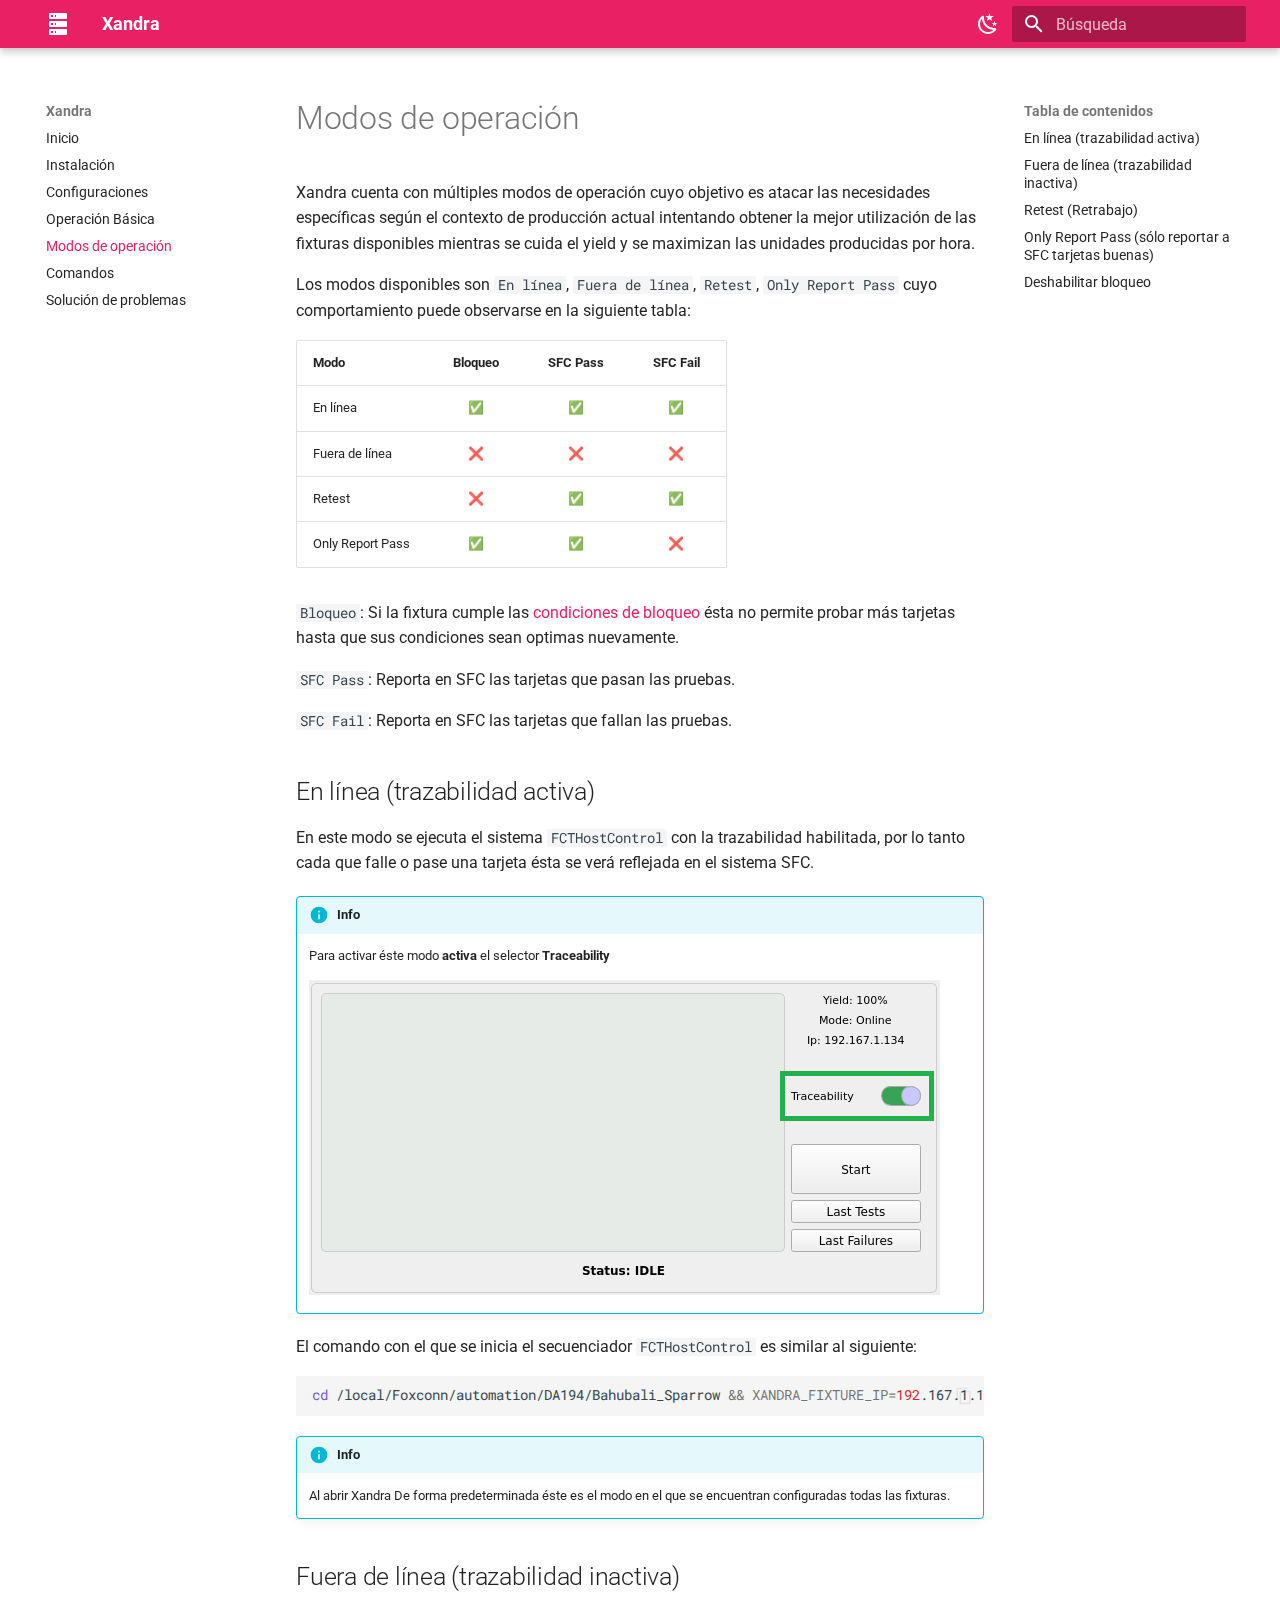
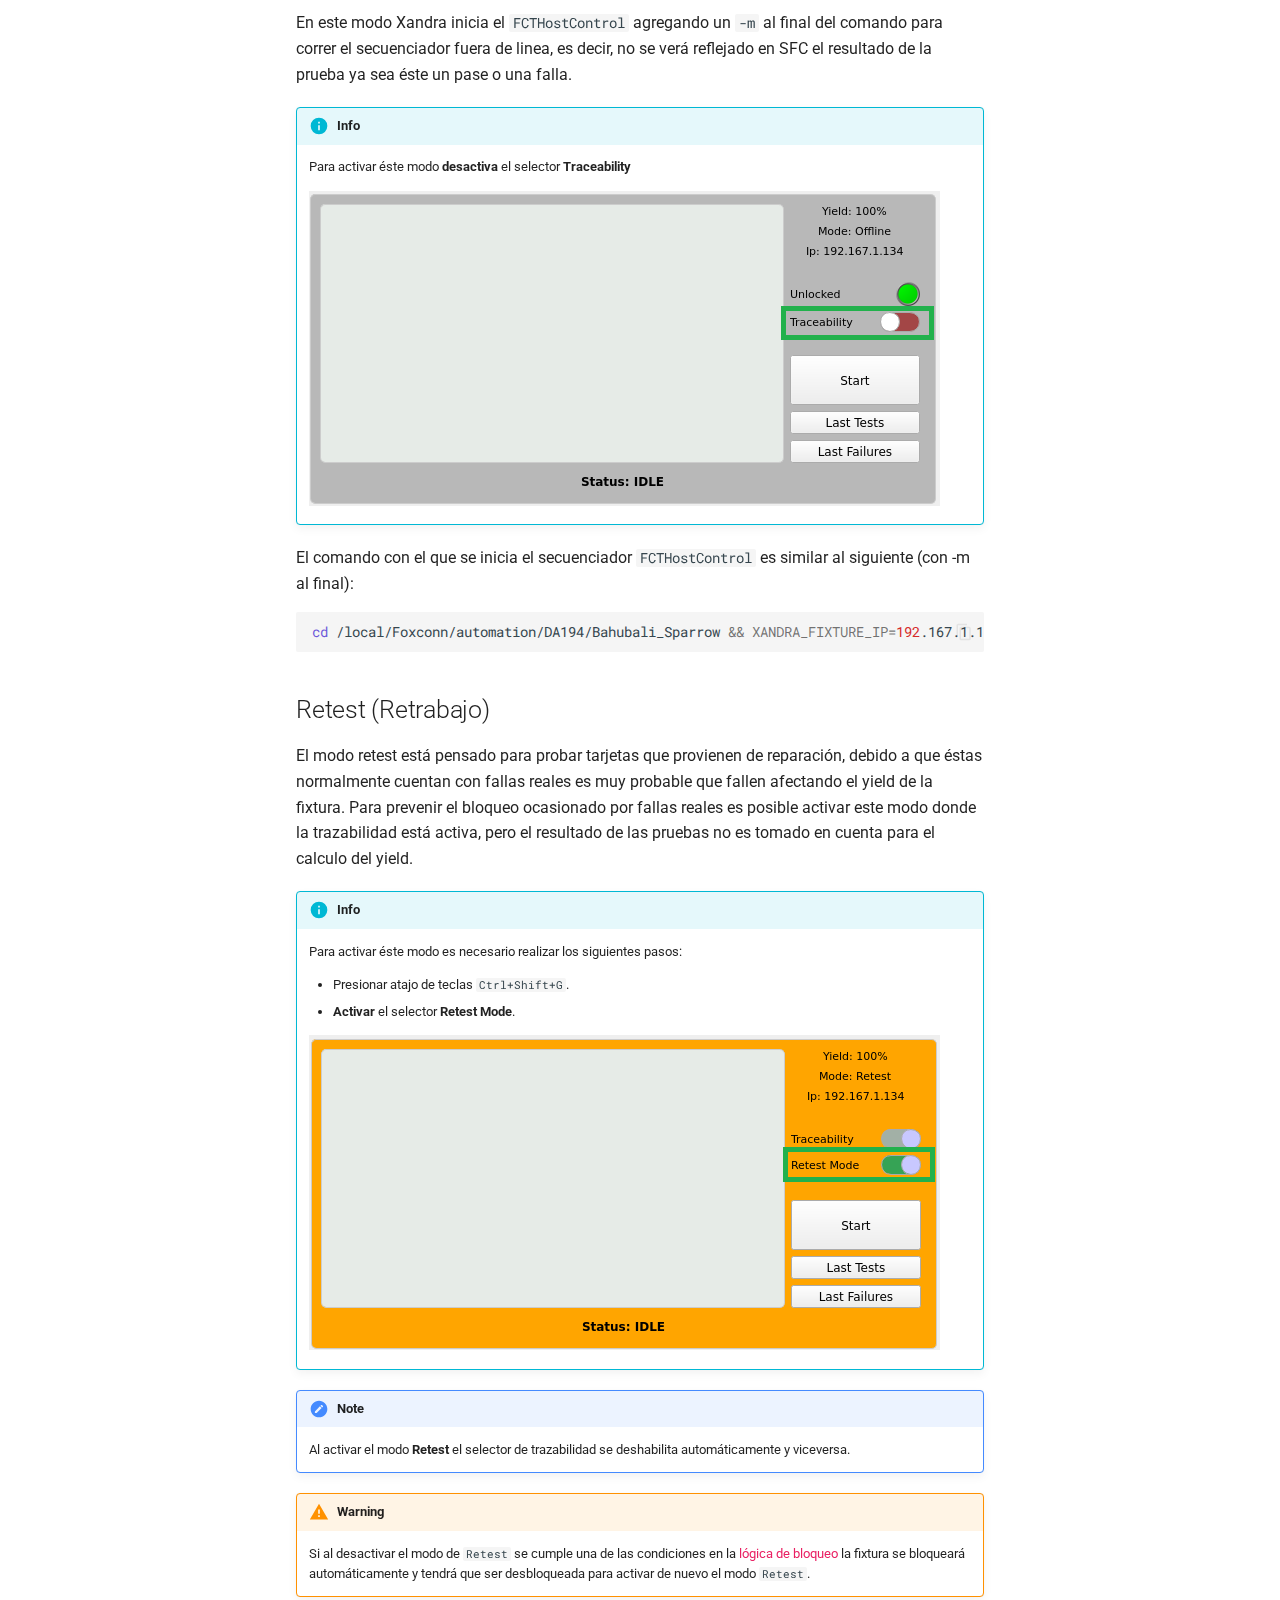
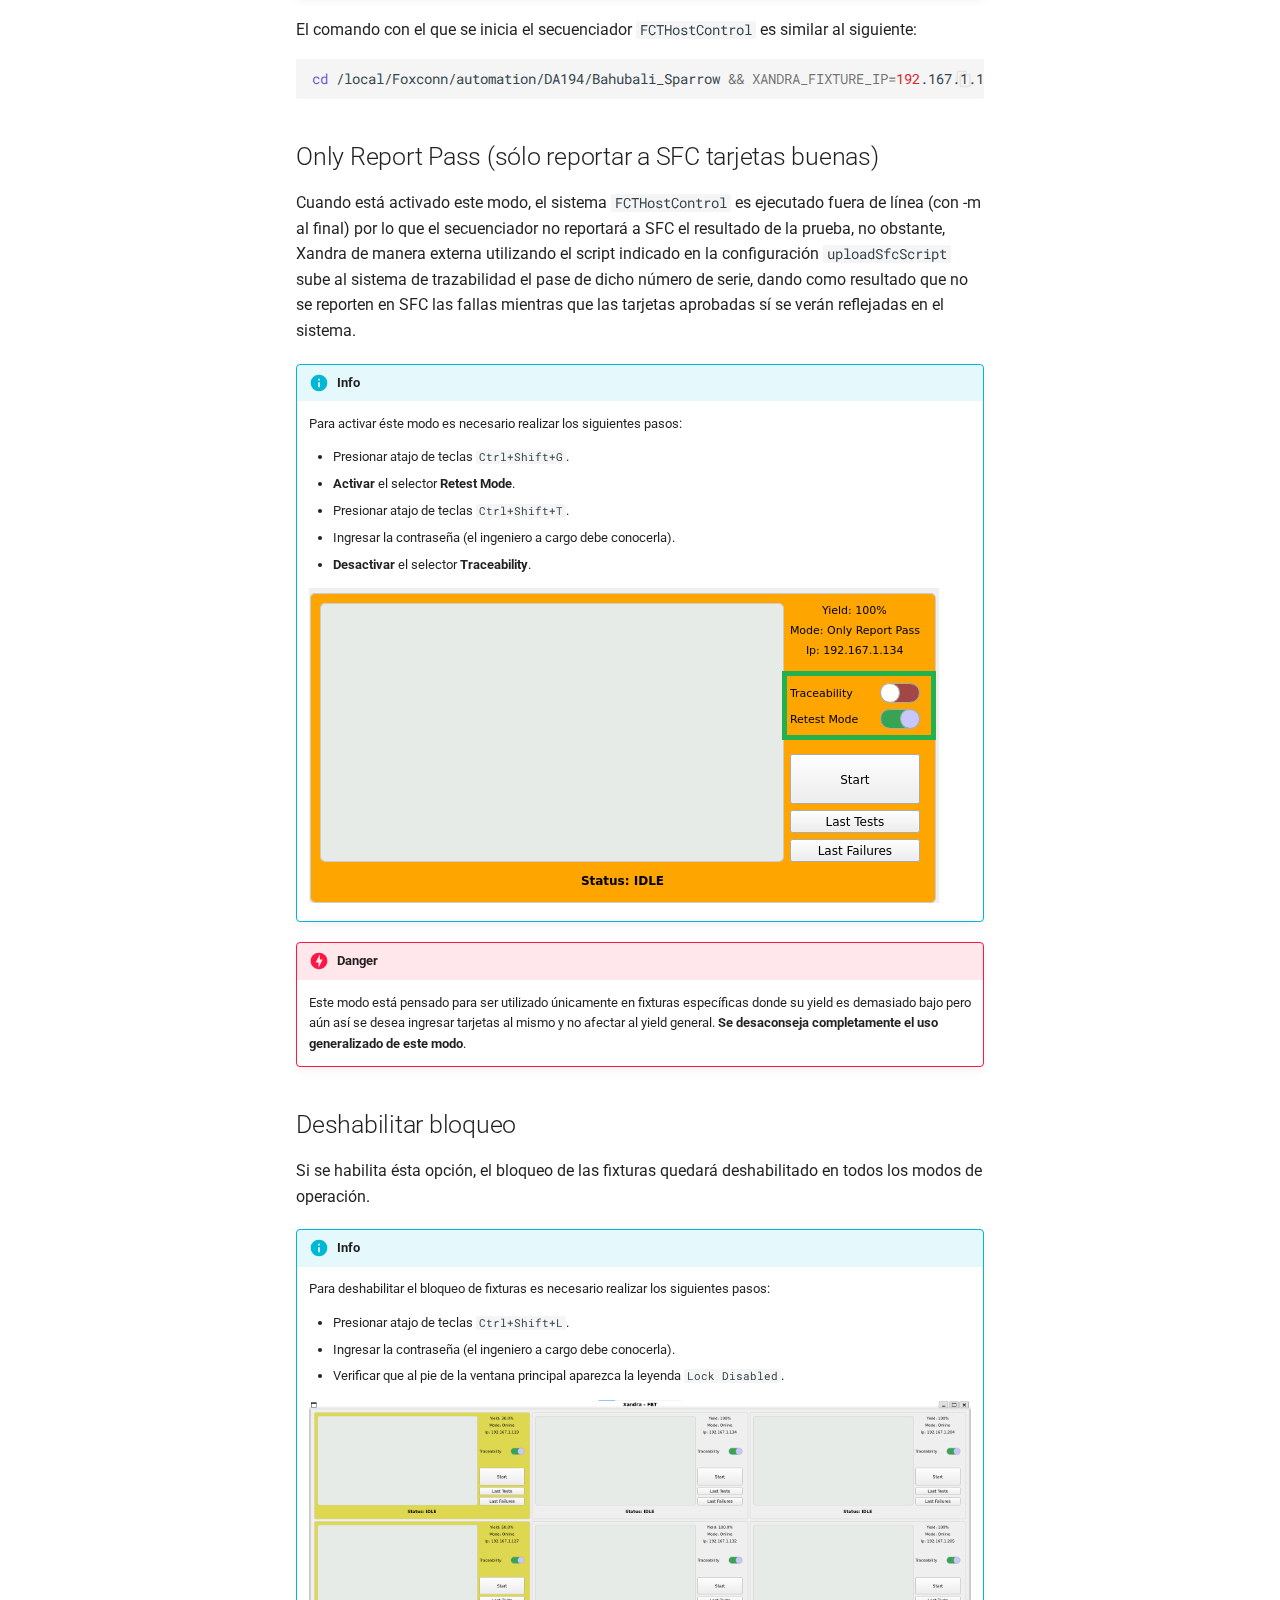
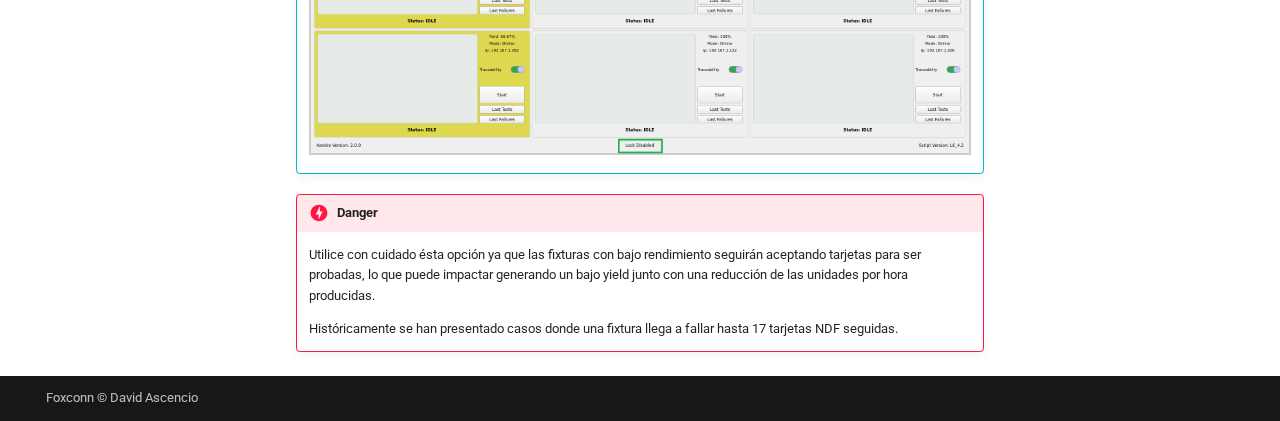
<file: docs/modes.html>
<!doctype html>
<html lang="es" class="no-js">
  <head>
    
      <meta charset="utf-8">
      <meta name="viewport" content="width=device-width,initial-scale=1">
      
      
      
      
        <link rel="prev" href="operation.html">
      
      
        <link rel="next" href="commands.html">
      
      <link rel="icon" href="assets/images/favicon.png">
      <meta name="generator" content="mkdocs-1.4.3, mkdocs-material-9.1.12">
    
    
      
        <title>Modos de operación - Xandra</title>
      
    
    
      <link rel="stylesheet" href="assets/stylesheets/main.85bb2934.min.css">
      
        
        <link rel="stylesheet" href="assets/stylesheets/palette.a6bdf11c.min.css">
      
      

    
    
    
      
        
        
        <link rel="preconnect" href="https://fonts.gstatic.com" crossorigin>
        <link rel="stylesheet" href="https://fonts.googleapis.com/css?family=Roboto:300,300i,400,400i,700,700i%7CRoboto+Mono:400,400i,700,700i&display=fallback">
        <style>:root{--md-text-font:"Roboto";--md-code-font:"Roboto Mono"}</style>
      
    
    
    <script>__md_scope=new URL(".",location),__md_hash=e=>[...e].reduce((e,_)=>(e<<5)-e+_.charCodeAt(0),0),__md_get=(e,_=localStorage,t=__md_scope)=>JSON.parse(_.getItem(t.pathname+"."+e)),__md_set=(e,_,t=localStorage,a=__md_scope)=>{try{t.setItem(a.pathname+"."+e,JSON.stringify(_))}catch(e){}}</script>
    
      

    
    
    
  </head>
  
  
    
    
      
    
    
    
    
    <body dir="ltr" data-md-color-scheme="default" data-md-color-primary="pink" data-md-color-accent="indigo">
  
    
    
      <script>var palette=__md_get("__palette");if(palette&&"object"==typeof palette.color)for(var key of Object.keys(palette.color))document.body.setAttribute("data-md-color-"+key,palette.color[key])</script>
    
    <input class="md-toggle" data-md-toggle="drawer" type="checkbox" id="__drawer" autocomplete="off">
    <input class="md-toggle" data-md-toggle="search" type="checkbox" id="__search" autocomplete="off">
    <label class="md-overlay" for="__drawer"></label>
    <div data-md-component="skip">
      
        
        <a href="#modos-de-operacion" class="md-skip">
          Saltar a contenido
        </a>
      
    </div>
    <div data-md-component="announce">
      
    </div>
    
    
      

  

<header class="md-header md-header--shadow" data-md-component="header">
  <nav class="md-header__inner md-grid" aria-label="Cabecera">
    <a href="index.html" title="Xandra" class="md-header__button md-logo" aria-label="Xandra" data-md-component="logo">
      
  
  <svg xmlns="http://www.w3.org/2000/svg" viewBox="0 0 24 24"><path d="M4 1h16a1 1 0 0 1 1 1v4a1 1 0 0 1-1 1H4a1 1 0 0 1-1-1V2a1 1 0 0 1 1-1m0 8h16a1 1 0 0 1 1 1v4a1 1 0 0 1-1 1H4a1 1 0 0 1-1-1v-4a1 1 0 0 1 1-1m0 8h16a1 1 0 0 1 1 1v4a1 1 0 0 1-1 1H4a1 1 0 0 1-1-1v-4a1 1 0 0 1 1-1M9 5h1V3H9v2m0 8h1v-2H9v2m0 8h1v-2H9v2M5 3v2h2V3H5m0 8v2h2v-2H5m0 8v2h2v-2H5Z"/></svg>

    </a>
    <label class="md-header__button md-icon" for="__drawer">
      <svg xmlns="http://www.w3.org/2000/svg" viewBox="0 0 24 24"><path d="M3 6h18v2H3V6m0 5h18v2H3v-2m0 5h18v2H3v-2Z"/></svg>
    </label>
    <div class="md-header__title" data-md-component="header-title">
      <div class="md-header__ellipsis">
        <div class="md-header__topic">
          <span class="md-ellipsis">
            Xandra
          </span>
        </div>
        <div class="md-header__topic" data-md-component="header-topic">
          <span class="md-ellipsis">
            
              Modos de operación
            
          </span>
        </div>
      </div>
    </div>
    
      
        <form class="md-header__option" data-md-component="palette">
          
            
            
            
            <input class="md-option" data-md-color-media="" data-md-color-scheme="default" data-md-color-primary="pink" data-md-color-accent="indigo"  aria-label="Switch to dark mode"  type="radio" name="__palette" id="__palette_1">
            
              <label class="md-header__button md-icon" title="Switch to dark mode" for="__palette_2" hidden>
                <svg xmlns="http://www.w3.org/2000/svg" viewBox="0 0 24 24"><path d="m17.75 4.09-2.53 1.94.91 3.06-2.63-1.81-2.63 1.81.91-3.06-2.53-1.94L12.44 4l1.06-3 1.06 3 3.19.09m3.5 6.91-1.64 1.25.59 1.98-1.7-1.17-1.7 1.17.59-1.98L15.75 11l2.06-.05L18.5 9l.69 1.95 2.06.05m-2.28 4.95c.83-.08 1.72 1.1 1.19 1.85-.32.45-.66.87-1.08 1.27C15.17 23 8.84 23 4.94 19.07c-3.91-3.9-3.91-10.24 0-14.14.4-.4.82-.76 1.27-1.08.75-.53 1.93.36 1.85 1.19-.27 2.86.69 5.83 2.89 8.02a9.96 9.96 0 0 0 8.02 2.89m-1.64 2.02a12.08 12.08 0 0 1-7.8-3.47c-2.17-2.19-3.33-5-3.49-7.82-2.81 3.14-2.7 7.96.31 10.98 3.02 3.01 7.84 3.12 10.98.31Z"/></svg>
              </label>
            
          
            
            
            
            <input class="md-option" data-md-color-media="" data-md-color-scheme="slate" data-md-color-primary="pink" data-md-color-accent="indigo"  aria-label="Switch to light mode"  type="radio" name="__palette" id="__palette_2">
            
              <label class="md-header__button md-icon" title="Switch to light mode" for="__palette_1" hidden>
                <svg xmlns="http://www.w3.org/2000/svg" viewBox="0 0 24 24"><path d="M12 7a5 5 0 0 1 5 5 5 5 0 0 1-5 5 5 5 0 0 1-5-5 5 5 0 0 1 5-5m0 2a3 3 0 0 0-3 3 3 3 0 0 0 3 3 3 3 0 0 0 3-3 3 3 0 0 0-3-3m0-7 2.39 3.42C13.65 5.15 12.84 5 12 5c-.84 0-1.65.15-2.39.42L12 2M3.34 7l4.16-.35A7.2 7.2 0 0 0 5.94 8.5c-.44.74-.69 1.5-.83 2.29L3.34 7m.02 10 1.76-3.77a7.131 7.131 0 0 0 2.38 4.14L3.36 17M20.65 7l-1.77 3.79a7.023 7.023 0 0 0-2.38-4.15l4.15.36m-.01 10-4.14.36c.59-.51 1.12-1.14 1.54-1.86.42-.73.69-1.5.83-2.29L20.64 17M12 22l-2.41-3.44c.74.27 1.55.44 2.41.44.82 0 1.63-.17 2.37-.44L12 22Z"/></svg>
              </label>
            
          
        </form>
      
    
    
    
      <label class="md-header__button md-icon" for="__search">
        <svg xmlns="http://www.w3.org/2000/svg" viewBox="0 0 24 24"><path d="M9.5 3A6.5 6.5 0 0 1 16 9.5c0 1.61-.59 3.09-1.56 4.23l.27.27h.79l5 5-1.5 1.5-5-5v-.79l-.27-.27A6.516 6.516 0 0 1 9.5 16 6.5 6.5 0 0 1 3 9.5 6.5 6.5 0 0 1 9.5 3m0 2C7 5 5 7 5 9.5S7 14 9.5 14 14 12 14 9.5 12 5 9.5 5Z"/></svg>
      </label>
      <div class="md-search" data-md-component="search" role="dialog">
  <label class="md-search__overlay" for="__search"></label>
  <div class="md-search__inner" role="search">
    <form class="md-search__form" name="search">
      <input type="text" class="md-search__input" name="query" aria-label="Búsqueda" placeholder="Búsqueda" autocapitalize="off" autocorrect="off" autocomplete="off" spellcheck="false" data-md-component="search-query" required>
      <label class="md-search__icon md-icon" for="__search">
        <svg xmlns="http://www.w3.org/2000/svg" viewBox="0 0 24 24"><path d="M9.5 3A6.5 6.5 0 0 1 16 9.5c0 1.61-.59 3.09-1.56 4.23l.27.27h.79l5 5-1.5 1.5-5-5v-.79l-.27-.27A6.516 6.516 0 0 1 9.5 16 6.5 6.5 0 0 1 3 9.5 6.5 6.5 0 0 1 9.5 3m0 2C7 5 5 7 5 9.5S7 14 9.5 14 14 12 14 9.5 12 5 9.5 5Z"/></svg>
        <svg xmlns="http://www.w3.org/2000/svg" viewBox="0 0 24 24"><path d="M20 11v2H8l5.5 5.5-1.42 1.42L4.16 12l7.92-7.92L13.5 5.5 8 11h12Z"/></svg>
      </label>
      <nav class="md-search__options" aria-label="Buscar">
        
        <button type="reset" class="md-search__icon md-icon" title="Limpiar" aria-label="Limpiar" tabindex="-1">
          <svg xmlns="http://www.w3.org/2000/svg" viewBox="0 0 24 24"><path d="M19 6.41 17.59 5 12 10.59 6.41 5 5 6.41 10.59 12 5 17.59 6.41 19 12 13.41 17.59 19 19 17.59 13.41 12 19 6.41Z"/></svg>
        </button>
      </nav>
      
    </form>
    <div class="md-search__output">
      <div class="md-search__scrollwrap" data-md-scrollfix>
        <div class="md-search-result" data-md-component="search-result">
          <div class="md-search-result__meta">
            Inicializando búsqueda
          </div>
          <ol class="md-search-result__list" role="presentation"></ol>
        </div>
      </div>
    </div>
  </div>
</div>
    
    
  </nav>
  
</header>
    
    <div class="md-container" data-md-component="container">
      
      
        
          
        
      
      <main class="md-main" data-md-component="main">
        <div class="md-main__inner md-grid">
          
            
              
              <div class="md-sidebar md-sidebar--primary" data-md-component="sidebar" data-md-type="navigation" >
                <div class="md-sidebar__scrollwrap">
                  <div class="md-sidebar__inner">
                    


<nav class="md-nav md-nav--primary" aria-label="Navegación" data-md-level="0">
  <label class="md-nav__title" for="__drawer">
    <a href="index.html" title="Xandra" class="md-nav__button md-logo" aria-label="Xandra" data-md-component="logo">
      
  
  <svg xmlns="http://www.w3.org/2000/svg" viewBox="0 0 24 24"><path d="M4 1h16a1 1 0 0 1 1 1v4a1 1 0 0 1-1 1H4a1 1 0 0 1-1-1V2a1 1 0 0 1 1-1m0 8h16a1 1 0 0 1 1 1v4a1 1 0 0 1-1 1H4a1 1 0 0 1-1-1v-4a1 1 0 0 1 1-1m0 8h16a1 1 0 0 1 1 1v4a1 1 0 0 1-1 1H4a1 1 0 0 1-1-1v-4a1 1 0 0 1 1-1M9 5h1V3H9v2m0 8h1v-2H9v2m0 8h1v-2H9v2M5 3v2h2V3H5m0 8v2h2v-2H5m0 8v2h2v-2H5Z"/></svg>

    </a>
    Xandra
  </label>
  
  <ul class="md-nav__list" data-md-scrollfix>
    
      
      
      

  
  
  
    <li class="md-nav__item">
      <a href="index.html" class="md-nav__link">
        Inicio
      </a>
    </li>
  

    
      
      
      

  
  
  
    <li class="md-nav__item">
      <a href="install.html" class="md-nav__link">
        Instalación
      </a>
    </li>
  

    
      
      
      

  
  
  
    <li class="md-nav__item">
      <a href="configs.html" class="md-nav__link">
        Configuraciones
      </a>
    </li>
  

    
      
      
      

  
  
  
    <li class="md-nav__item">
      <a href="operation.html" class="md-nav__link">
        Operación Básica
      </a>
    </li>
  

    
      
      
      

  
  
    
  
  
    <li class="md-nav__item md-nav__item--active">
      
      <input class="md-nav__toggle md-toggle" type="checkbox" id="__toc">
      
      
        
      
      
        <label class="md-nav__link md-nav__link--active" for="__toc">
          Modos de operación
          <span class="md-nav__icon md-icon"></span>
        </label>
      
      <a href="modes.html" class="md-nav__link md-nav__link--active">
        Modos de operación
      </a>
      
        

<nav class="md-nav md-nav--secondary" aria-label="Tabla de contenidos">
  
  
  
    
  
  
    <label class="md-nav__title" for="__toc">
      <span class="md-nav__icon md-icon"></span>
      Tabla de contenidos
    </label>
    <ul class="md-nav__list" data-md-component="toc" data-md-scrollfix>
      
        <li class="md-nav__item">
  <a href="#en-linea-trazabilidad-activa" class="md-nav__link">
    En línea (trazabilidad activa)
  </a>
  
</li>
      
        <li class="md-nav__item">
  <a href="#fuera-de-linea-trazabilidad-inactiva" class="md-nav__link">
    Fuera de línea (trazabilidad inactiva)
  </a>
  
</li>
      
        <li class="md-nav__item">
  <a href="#retest-retrabajo" class="md-nav__link">
    Retest (Retrabajo)
  </a>
  
</li>
      
        <li class="md-nav__item">
  <a href="#only-report-pass-solo-reportar-a-sfc-tarjetas-buenas" class="md-nav__link">
    Only Report Pass (sólo reportar a SFC tarjetas buenas)
  </a>
  
</li>
      
        <li class="md-nav__item">
  <a href="#deshabilitar-bloqueo" class="md-nav__link">
    Deshabilitar bloqueo
  </a>
  
</li>
      
    </ul>
  
</nav>
      
    </li>
  

    
      
      
      

  
  
  
    <li class="md-nav__item">
      <a href="commands.html" class="md-nav__link">
        Comandos
      </a>
    </li>
  

    
      
      
      

  
  
  
    <li class="md-nav__item">
      <a href="troubleshooting.html" class="md-nav__link">
        Solución de problemas
      </a>
    </li>
  

    
  </ul>
</nav>
                  </div>
                </div>
              </div>
            
            
              
              <div class="md-sidebar md-sidebar--secondary" data-md-component="sidebar" data-md-type="toc" >
                <div class="md-sidebar__scrollwrap">
                  <div class="md-sidebar__inner">
                    

<nav class="md-nav md-nav--secondary" aria-label="Tabla de contenidos">
  
  
  
    
  
  
    <label class="md-nav__title" for="__toc">
      <span class="md-nav__icon md-icon"></span>
      Tabla de contenidos
    </label>
    <ul class="md-nav__list" data-md-component="toc" data-md-scrollfix>
      
        <li class="md-nav__item">
  <a href="#en-linea-trazabilidad-activa" class="md-nav__link">
    En línea (trazabilidad activa)
  </a>
  
</li>
      
        <li class="md-nav__item">
  <a href="#fuera-de-linea-trazabilidad-inactiva" class="md-nav__link">
    Fuera de línea (trazabilidad inactiva)
  </a>
  
</li>
      
        <li class="md-nav__item">
  <a href="#retest-retrabajo" class="md-nav__link">
    Retest (Retrabajo)
  </a>
  
</li>
      
        <li class="md-nav__item">
  <a href="#only-report-pass-solo-reportar-a-sfc-tarjetas-buenas" class="md-nav__link">
    Only Report Pass (sólo reportar a SFC tarjetas buenas)
  </a>
  
</li>
      
        <li class="md-nav__item">
  <a href="#deshabilitar-bloqueo" class="md-nav__link">
    Deshabilitar bloqueo
  </a>
  
</li>
      
    </ul>
  
</nav>
                  </div>
                </div>
              </div>
            
          
          
            <div class="md-content" data-md-component="content">
              <article class="md-content__inner md-typeset">
                
                  


<h1 id="modos-de-operacion">Modos de operación</h1>
<p>Xandra cuenta con múltiples modos de operación cuyo objetivo es atacar las necesidades específicas según el contexto de producción actual intentando obtener la mejor utilización de las fixturas disponibles mientras se cuida el yield y se maximizan las unidades producidas por hora.</p>
<p>Los modos disponibles son <code>En línea</code>, <code>Fuera de línea</code>, <code>Retest</code>, <code>Only Report Pass</code> cuyo comportamiento puede observarse en la siguiente tabla:</p>
<table>
<thead>
<tr>
<th align="left">Modo</th>
<th align="center">Bloqueo</th>
<th align="center">SFC Pass</th>
<th align="center">SFC Fail</th>
</tr>
</thead>
<tbody>
<tr>
<td align="left">En línea</td>
<td align="center">✅</td>
<td align="center">✅</td>
<td align="center">✅</td>
</tr>
<tr>
<td align="left">Fuera de línea</td>
<td align="center">❌</td>
<td align="center">❌</td>
<td align="center">❌</td>
</tr>
<tr>
<td align="left">Retest</td>
<td align="center">❌</td>
<td align="center">✅</td>
<td align="center">✅</td>
</tr>
<tr>
<td align="left">Only Report Pass</td>
<td align="center">✅</td>
<td align="center">✅</td>
<td align="center">❌</td>
</tr>
</tbody>
</table>
<p><code>Bloqueo</code>: Si la fixtura cumple las <a href="operation.html#logica-para-el-bloqueo-de-fixturas">condiciones de bloqueo</a> ésta no permite probar más tarjetas hasta que sus condiciones sean optimas nuevamente.</p>
<p><code>SFC Pass</code>: Reporta en SFC las tarjetas que pasan las pruebas.</p>
<p><code>SFC Fail</code>: Reporta en SFC las tarjetas que fallan las pruebas.</p>
<h2 id="en-linea-trazabilidad-activa">En línea (trazabilidad activa)</h2>
<p>En este modo se ejecuta el sistema <code>FCTHostControl</code> con la trazabilidad habilitada, por lo tanto cada que falle o pase una tarjeta ésta se verá reflejada en el sistema SFC.</p>
<div class="admonition info">
<p class="admonition-title">Info</p>
<p>Para activar éste modo <strong>activa</strong> el selector <strong>Traceability</strong></p>
<p><img alt="" src="static/modes/online_1.png" title="Activar trazabilidad" /></p>
</div>
<p>El comando con el que se inicia el secuenciador <code>FCTHostControl</code> es similar al siguiente:</p>
<div class="highlight"><pre><span></span><code><span class="nb">cd</span><span class="w"> </span>/local/Foxconn/automation/DA194/Bahubali_Sparrow<span class="w"> </span><span class="o">&amp;&amp;</span><span class="w"> </span><span class="nv">XANDRA_FIXTURE_IP</span><span class="o">=</span><span class="m">192</span>.167.1.119<span class="w"> </span>/local/Foxconn/automation/DA194/Bahubali_Sparrow/FCTHostControl<span class="w"> </span>-f<span class="w"> </span><span class="m">1</span>
</code></pre></div>
<div class="admonition info">
<p class="admonition-title">Info</p>
<p>Al abrir Xandra De forma predeterminada éste es el modo en el que se encuentran configuradas todas las fixturas.</p>
</div>
<h2 id="fuera-de-linea-trazabilidad-inactiva">Fuera de línea (trazabilidad inactiva)</h2>
<p>En este modo Xandra inicia el <code>FCTHostControl</code> agregando un <code>-m</code> al final del comando para correr el secuenciador fuera de linea, es decir, no se verá reflejado en SFC el resultado de la prueba ya sea éste un pase o una falla.</p>
<div class="admonition info">
<p class="admonition-title">Info</p>
<p>Para activar éste modo <strong>desactiva</strong> el selector <strong>Traceability</strong></p>
<p><img alt="" src="static/modes/offline_1.png" title="Desactivar trazabilidad" /></p>
</div>
<p>El comando con el que se inicia el secuenciador <code>FCTHostControl</code> es similar al siguiente (con -m al final):</p>
<div class="highlight"><pre><span></span><code><span class="nb">cd</span><span class="w"> </span>/local/Foxconn/automation/DA194/Bahubali_Sparrow<span class="w"> </span><span class="o">&amp;&amp;</span><span class="w"> </span><span class="nv">XANDRA_FIXTURE_IP</span><span class="o">=</span><span class="m">192</span>.167.1.119<span class="w"> </span>/local/Foxconn/automation/DA194/Bahubali_Sparrow/FCTHostControl<span class="w"> </span>-f<span class="w"> </span><span class="m">1</span><span class="w"> </span>-m
</code></pre></div>
<h2 id="retest-retrabajo">Retest (Retrabajo)</h2>
<p>El modo retest está pensado para probar tarjetas que provienen de reparación, debido a que éstas normalmente cuentan con fallas reales es muy probable que fallen afectando el yield de la fixtura. Para prevenir el bloqueo ocasionado por fallas reales es posible activar este modo donde la trazabilidad está activa, pero el resultado de las pruebas no es tomado en cuenta para el calculo del yield.</p>
<div class="admonition info">
<p class="admonition-title">Info</p>
<p>Para activar éste modo es necesario realizar los siguientes pasos:</p>
<ul>
<li>Presionar atajo de teclas <code>Ctrl+Shift+G</code>.</li>
<li><strong>Activar</strong> el selector <strong>Retest Mode</strong>.</li>
</ul>
<p><img alt="" src="static/modes/retest_1.png" title="Activar modo retest" /></p>
</div>
<div class="admonition note">
<p class="admonition-title">Note</p>
<p>Al activar el modo <strong>Retest</strong> el selector de trazabilidad se deshabilita automáticamente y viceversa.</p>
</div>
<div class="admonition warning">
<p class="admonition-title">Warning</p>
<p>Si al desactivar el modo de <code>Retest</code> se cumple una de las condiciones en la <a href="operation.html#logica-para-el-bloqueo-de-fixturas">lógica de bloqueo</a> la fixtura se bloqueará automáticamente y tendrá que ser desbloqueada para activar de nuevo el modo <code>Retest</code>.</p>
</div>
<p>El comando con el que se inicia el secuenciador <code>FCTHostControl</code> es similar al siguiente:</p>
<div class="highlight"><pre><span></span><code><span class="nb">cd</span><span class="w"> </span>/local/Foxconn/automation/DA194/Bahubali_Sparrow<span class="w"> </span><span class="o">&amp;&amp;</span><span class="w"> </span><span class="nv">XANDRA_FIXTURE_IP</span><span class="o">=</span><span class="m">192</span>.167.1.119<span class="w"> </span>/local/Foxconn/automation/DA194/Bahubali_Sparrow/FCTHostControl<span class="w"> </span>-f<span class="w"> </span><span class="m">1</span>
</code></pre></div>
<h2 id="only-report-pass-solo-reportar-a-sfc-tarjetas-buenas">Only Report Pass (sólo reportar a SFC tarjetas buenas)</h2>
<p>Cuando está activado este modo, el sistema <code>FCTHostControl</code> es ejecutado fuera de línea (con -m al final) por lo que el secuenciador no reportará a SFC el resultado de la prueba, no obstante, Xandra de manera externa utilizando el script indicado en la configuración <code>uploadSfcScript</code> sube al sistema de trazabilidad el pase de dicho número de serie, dando como resultado que no se reporten en SFC las fallas mientras que las tarjetas aprobadas sí se verán reflejadas en el sistema.</p>
<div class="admonition info">
<p class="admonition-title">Info</p>
<p>Para activar éste modo es necesario realizar los siguientes pasos:</p>
<ul>
<li>Presionar atajo de teclas <code>Ctrl+Shift+G</code>.</li>
<li><strong>Activar</strong> el selector <strong>Retest Mode</strong>.</li>
<li>Presionar atajo de teclas <code>Ctrl+Shift+T</code>.</li>
<li>Ingresar la contraseña (el ingeniero a cargo debe conocerla).</li>
<li><strong>Desactivar</strong> el selector <strong>Traceability</strong>.</li>
</ul>
<p><img alt="" src="static/modes/report_only_pass.png" title="Activar modo sólo reportar a SFC tarjetas buenas" /></p>
</div>
<div class="admonition danger">
<p class="admonition-title">Danger</p>
<p>Este modo está pensado para ser utilizado únicamente en fixturas específicas donde su yield es demasiado bajo pero aún así se desea ingresar tarjetas al mismo y no afectar al yield general. <strong>Se desaconseja completamente el uso generalizado de este modo</strong>.</p>
</div>
<h2 id="deshabilitar-bloqueo">Deshabilitar bloqueo</h2>
<p>Si se habilita ésta opción, el bloqueo de las fixturas quedará deshabilitado en todos los modos de operación.</p>
<div class="admonition info">
<p class="admonition-title">Info</p>
<p>Para deshabilitar el bloqueo de fixturas es necesario realizar los siguientes pasos:</p>
<ul>
<li>Presionar atajo de teclas <code>Ctrl+Shift+L</code>.</li>
<li>Ingresar la contraseña (el ingeniero a cargo debe conocerla).</li>
<li>Verificar que al pie de la ventana principal aparezca la leyenda <code>Lock Disabled</code>.</li>
</ul>
<p><img alt="" src="static/modes/lock_disabled_1.png" title="Deshabilitar bloqueo" /></p>
</div>
<div class="admonition danger">
<p class="admonition-title">Danger</p>
<p>Utilice con cuidado ésta opción ya que las fixturas con bajo rendimiento seguirán aceptando tarjetas para ser probadas, lo que puede impactar generando un bajo yield junto con una reducción de las unidades por hora producidas.</p>
<p>Históricamente se han presentado casos donde una fixtura llega a fallar hasta 17 tarjetas NDF seguidas.</p>
</div>





                
              </article>
            </div>
          
          
        </div>
        
      </main>
      
        <footer class="md-footer">
  
  <div class="md-footer-meta md-typeset">
    <div class="md-footer-meta__inner md-grid">
      <div class="md-copyright">
  
    <div class="md-copyright__highlight">
      Foxconn &copy; David Ascencio
    </div>
  
  
</div>
      
    </div>
  </div>
</footer>
      
    </div>
    <div class="md-dialog" data-md-component="dialog">
      <div class="md-dialog__inner md-typeset"></div>
    </div>
    
    <script id="__config" type="application/json">{"base": ".", "features": ["content.code.copy"], "search": "assets/javascripts/workers/search.208ed371.min.js", "translations": {"clipboard.copied": "Copiado al portapapeles", "clipboard.copy": "Copiar al portapapeles", "search.result.more.one": "1 m\u00e1s en esta p\u00e1gina", "search.result.more.other": "# m\u00e1s en esta p\u00e1gina", "search.result.none": "No se encontraron documentos", "search.result.one": "1 documento encontrado", "search.result.other": "# documentos encontrados", "search.result.placeholder": "Teclee para comenzar b\u00fasqueda", "search.result.term.missing": "Falta", "select.version": "Seleccionar versi\u00f3n"}}</script>
    
    
      <script src="assets/javascripts/bundle.c2be25ad.min.js"></script>
      
    
  </body>
</html>
</file>
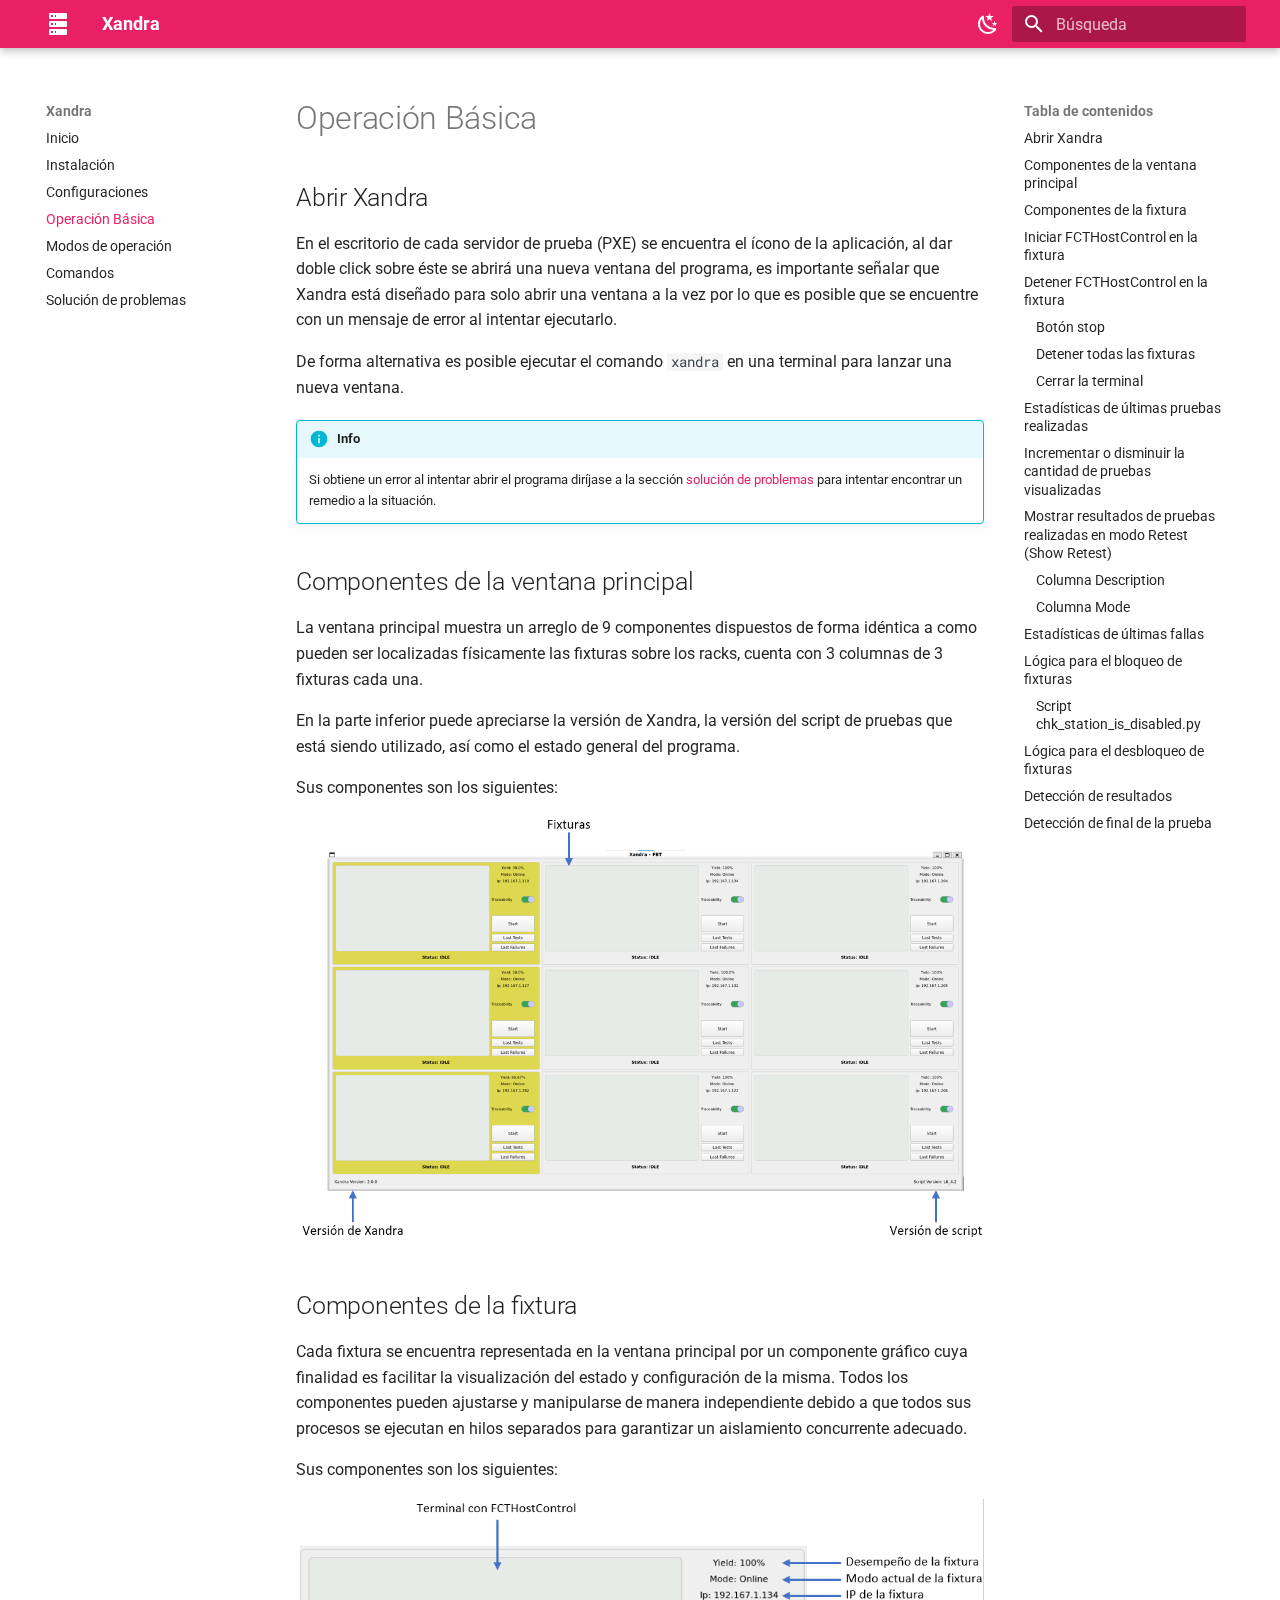
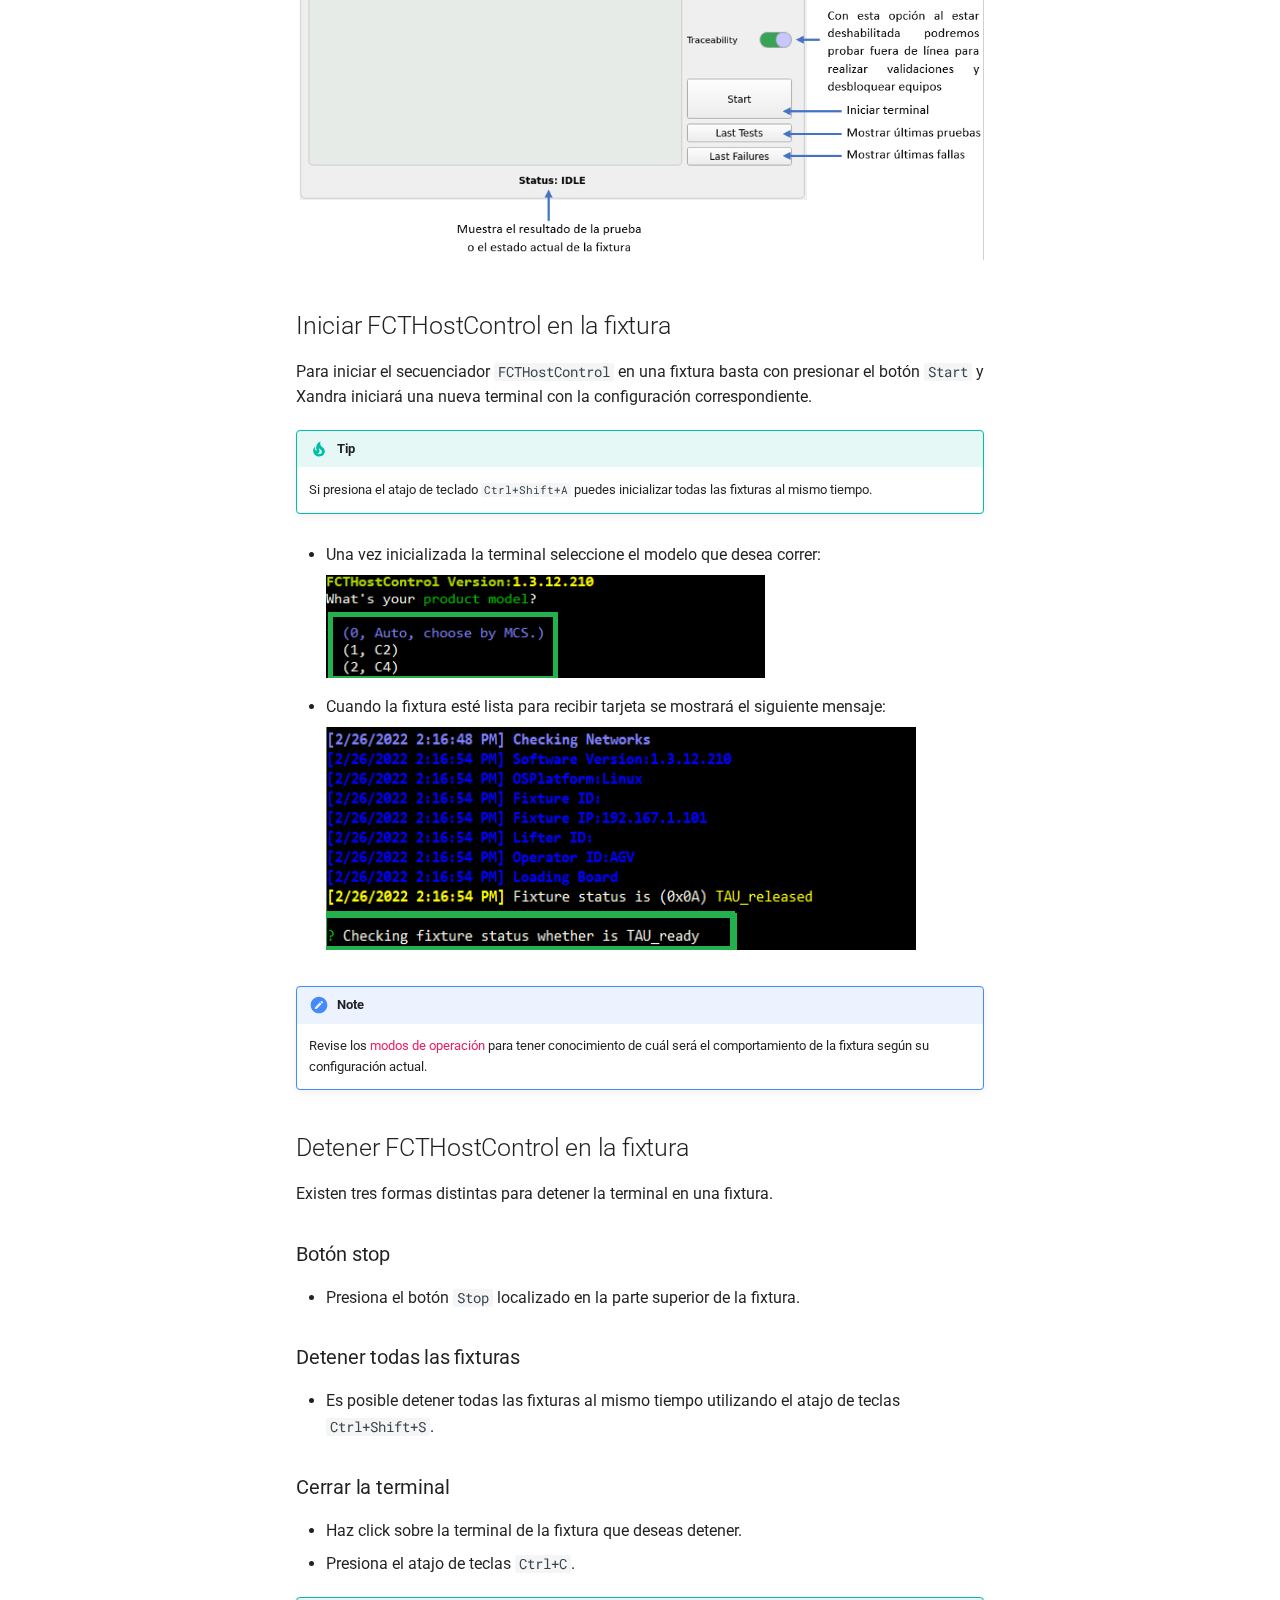
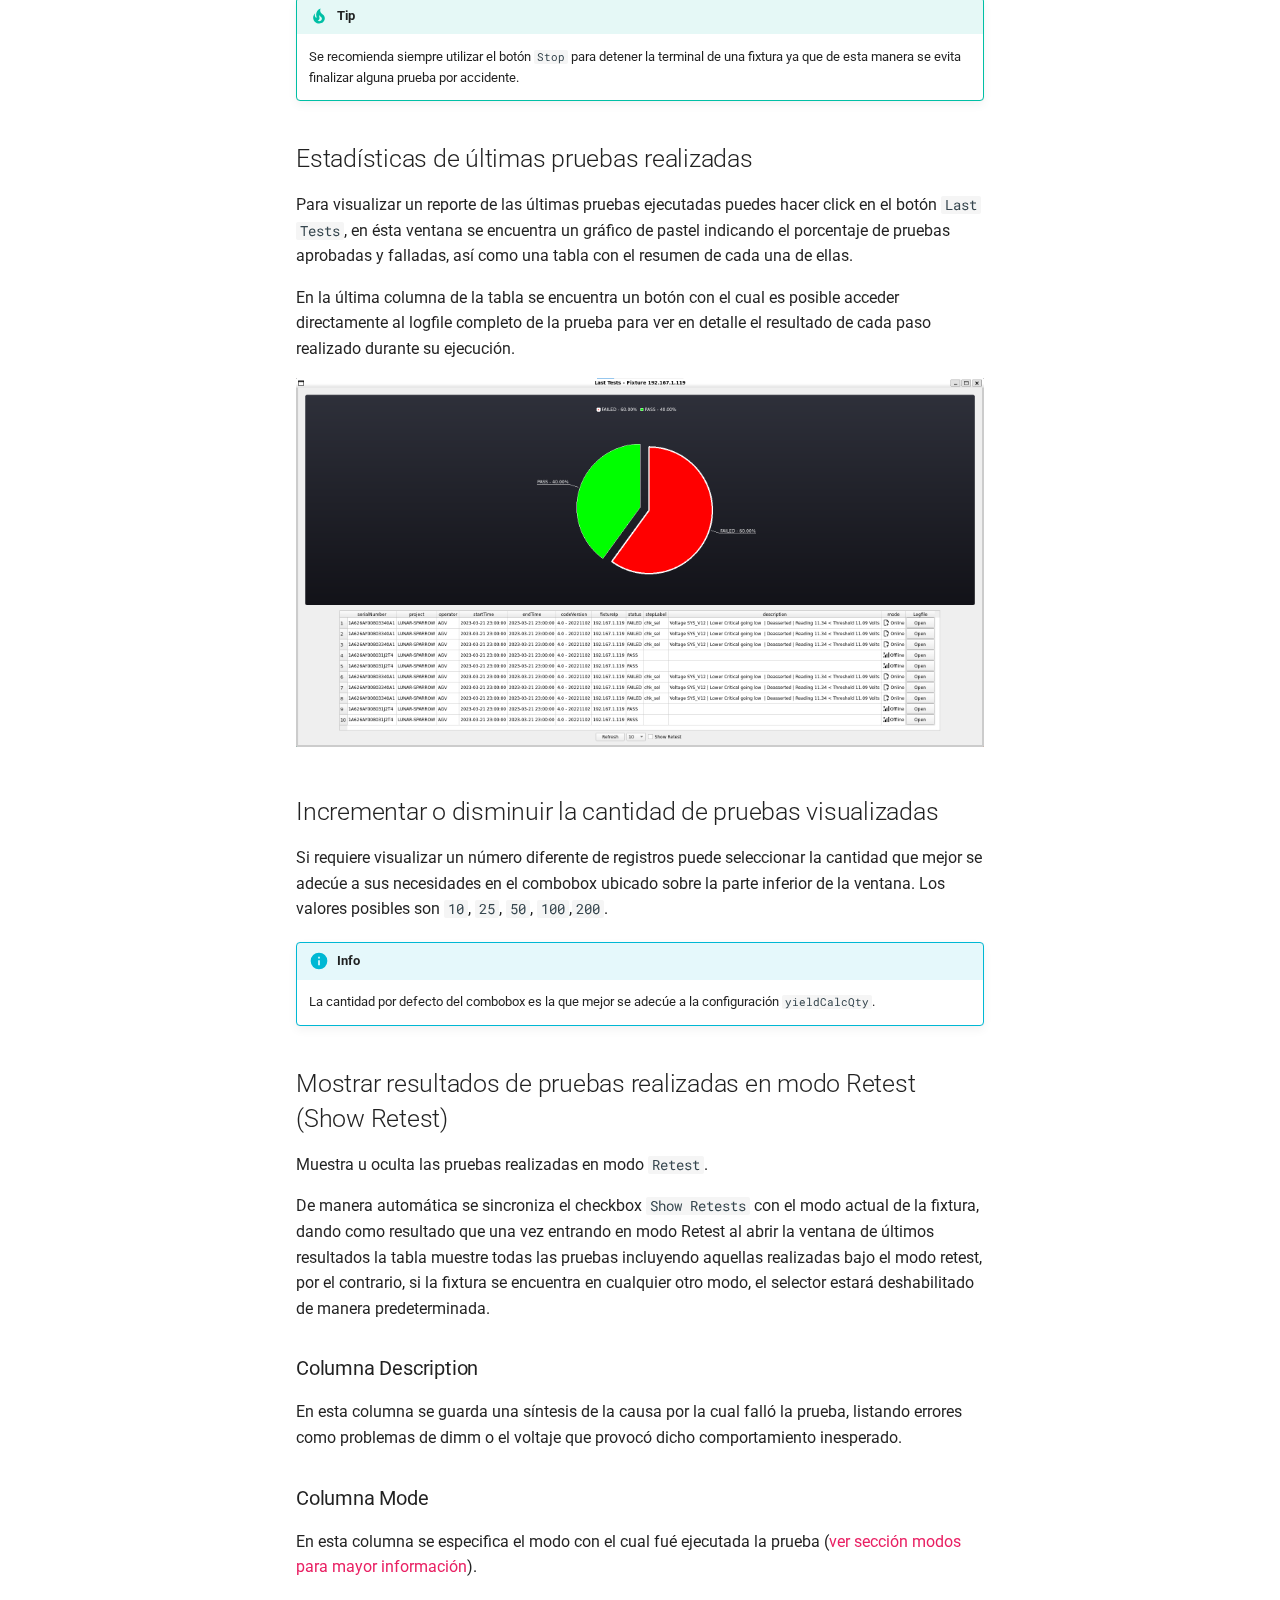
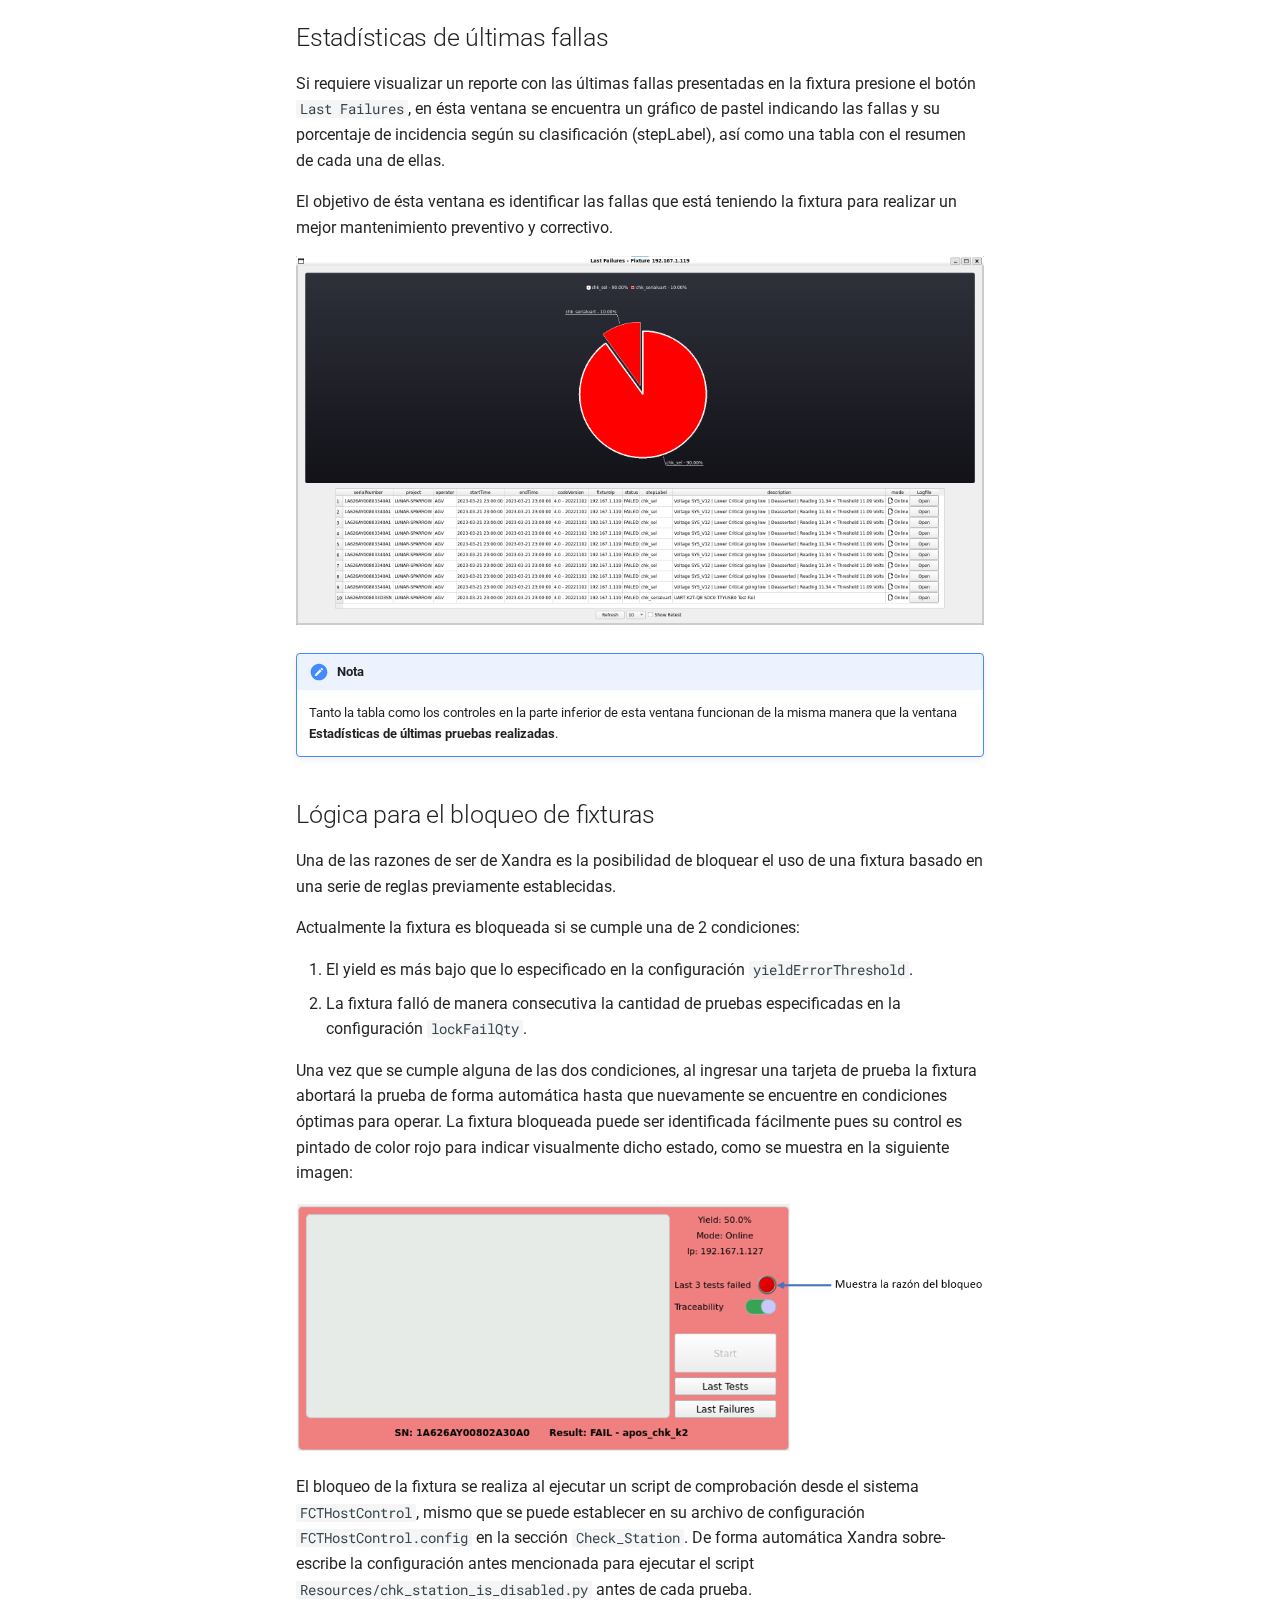
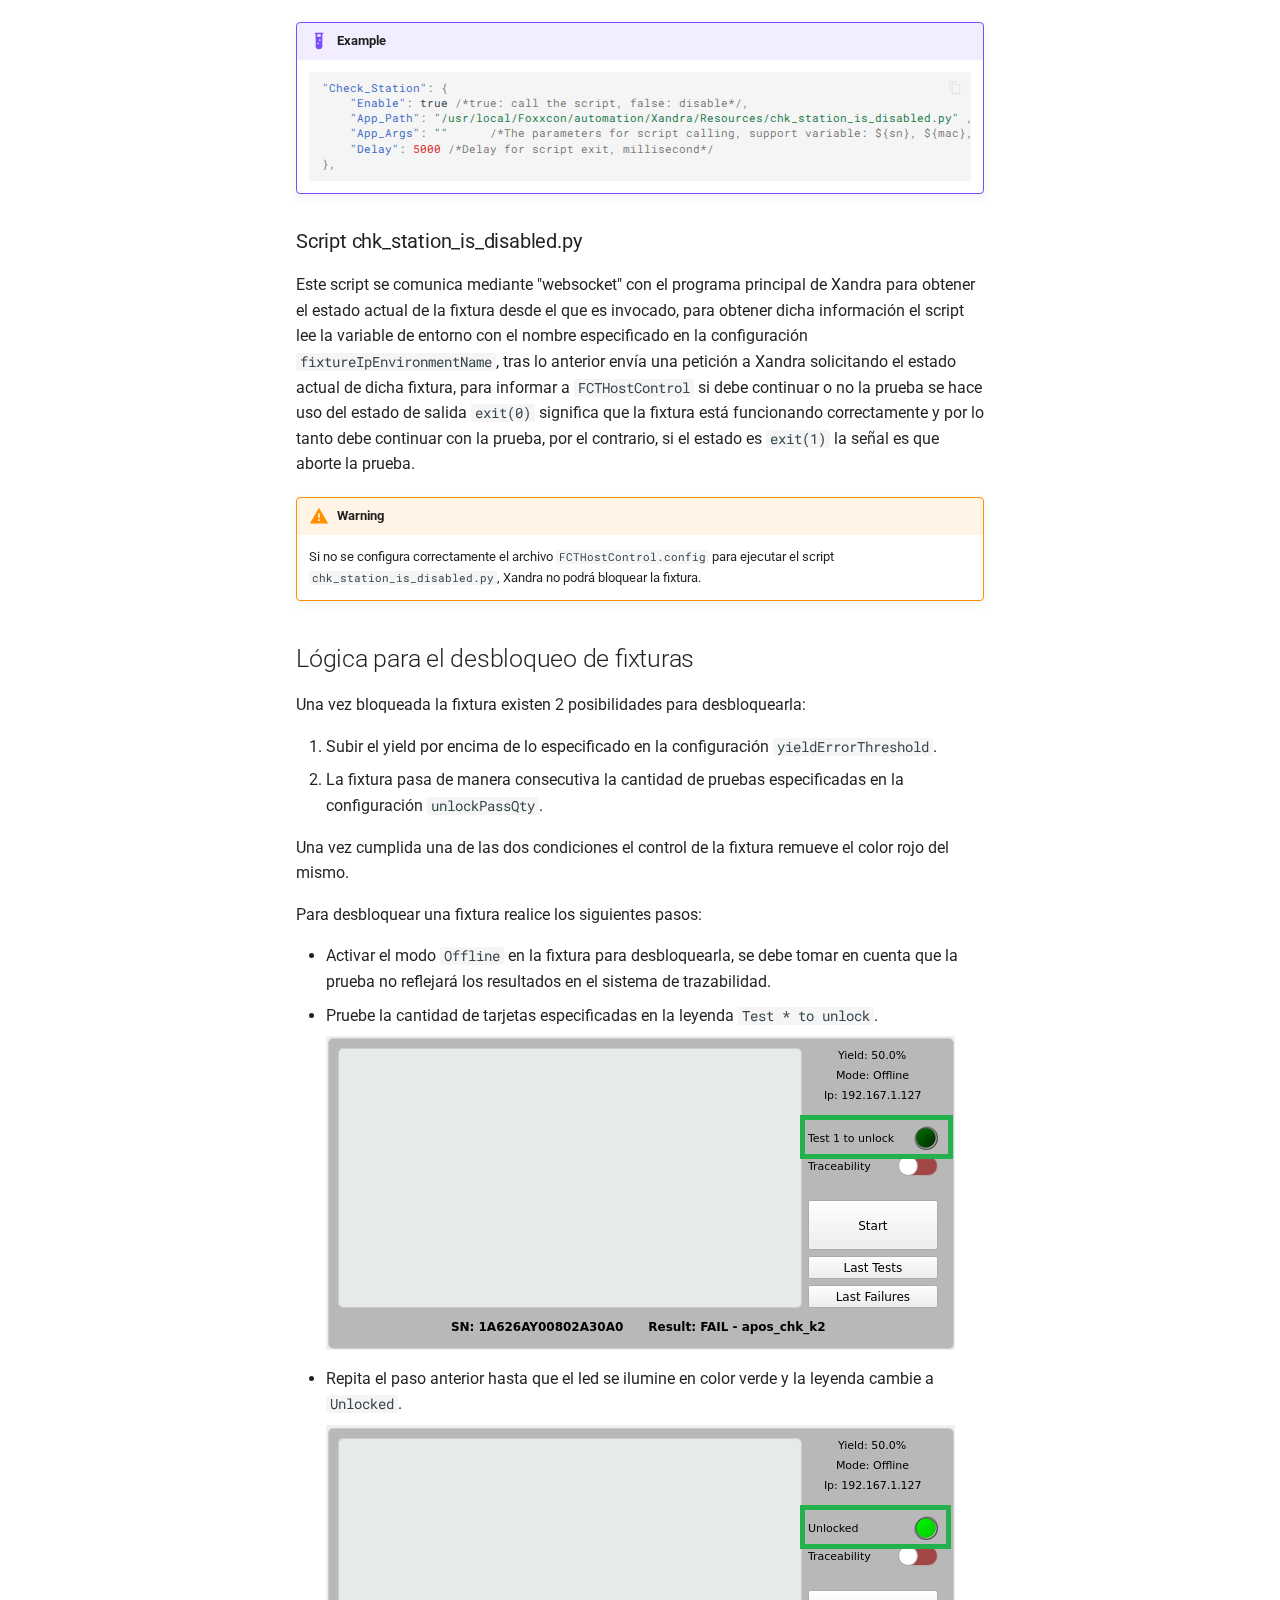
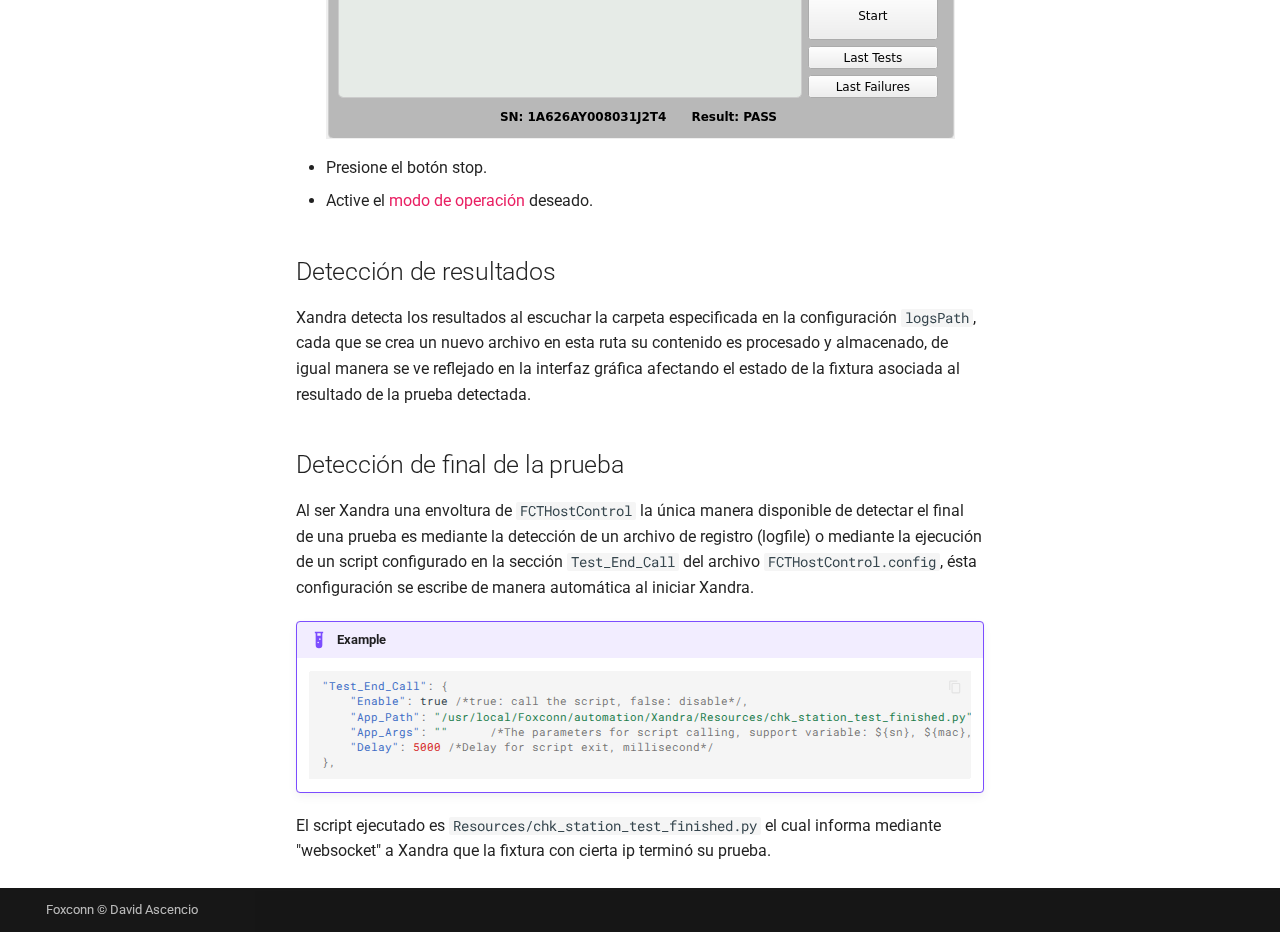
<file: docs/operation.html>
<!doctype html>
<html lang="es" class="no-js">
  <head>
    
      <meta charset="utf-8">
      <meta name="viewport" content="width=device-width,initial-scale=1">
      
      
      
      
        <link rel="prev" href="configs.html">
      
      
        <link rel="next" href="modes.html">
      
      <link rel="icon" href="assets/images/favicon.png">
      <meta name="generator" content="mkdocs-1.4.3, mkdocs-material-9.1.12">
    
    
      
        <title>Operación Básica - Xandra</title>
      
    
    
      <link rel="stylesheet" href="assets/stylesheets/main.85bb2934.min.css">
      
        
        <link rel="stylesheet" href="assets/stylesheets/palette.a6bdf11c.min.css">
      
      

    
    
    
      
        
        
        <link rel="preconnect" href="https://fonts.gstatic.com" crossorigin>
        <link rel="stylesheet" href="https://fonts.googleapis.com/css?family=Roboto:300,300i,400,400i,700,700i%7CRoboto+Mono:400,400i,700,700i&display=fallback">
        <style>:root{--md-text-font:"Roboto";--md-code-font:"Roboto Mono"}</style>
      
    
    
    <script>__md_scope=new URL(".",location),__md_hash=e=>[...e].reduce((e,_)=>(e<<5)-e+_.charCodeAt(0),0),__md_get=(e,_=localStorage,t=__md_scope)=>JSON.parse(_.getItem(t.pathname+"."+e)),__md_set=(e,_,t=localStorage,a=__md_scope)=>{try{t.setItem(a.pathname+"."+e,JSON.stringify(_))}catch(e){}}</script>
    
      

    
    
    
  </head>
  
  
    
    
      
    
    
    
    
    <body dir="ltr" data-md-color-scheme="default" data-md-color-primary="pink" data-md-color-accent="indigo">
  
    
    
      <script>var palette=__md_get("__palette");if(palette&&"object"==typeof palette.color)for(var key of Object.keys(palette.color))document.body.setAttribute("data-md-color-"+key,palette.color[key])</script>
    
    <input class="md-toggle" data-md-toggle="drawer" type="checkbox" id="__drawer" autocomplete="off">
    <input class="md-toggle" data-md-toggle="search" type="checkbox" id="__search" autocomplete="off">
    <label class="md-overlay" for="__drawer"></label>
    <div data-md-component="skip">
      
        
        <a href="#operacion-basica" class="md-skip">
          Saltar a contenido
        </a>
      
    </div>
    <div data-md-component="announce">
      
    </div>
    
    
      

  

<header class="md-header md-header--shadow" data-md-component="header">
  <nav class="md-header__inner md-grid" aria-label="Cabecera">
    <a href="index.html" title="Xandra" class="md-header__button md-logo" aria-label="Xandra" data-md-component="logo">
      
  
  <svg xmlns="http://www.w3.org/2000/svg" viewBox="0 0 24 24"><path d="M4 1h16a1 1 0 0 1 1 1v4a1 1 0 0 1-1 1H4a1 1 0 0 1-1-1V2a1 1 0 0 1 1-1m0 8h16a1 1 0 0 1 1 1v4a1 1 0 0 1-1 1H4a1 1 0 0 1-1-1v-4a1 1 0 0 1 1-1m0 8h16a1 1 0 0 1 1 1v4a1 1 0 0 1-1 1H4a1 1 0 0 1-1-1v-4a1 1 0 0 1 1-1M9 5h1V3H9v2m0 8h1v-2H9v2m0 8h1v-2H9v2M5 3v2h2V3H5m0 8v2h2v-2H5m0 8v2h2v-2H5Z"/></svg>

    </a>
    <label class="md-header__button md-icon" for="__drawer">
      <svg xmlns="http://www.w3.org/2000/svg" viewBox="0 0 24 24"><path d="M3 6h18v2H3V6m0 5h18v2H3v-2m0 5h18v2H3v-2Z"/></svg>
    </label>
    <div class="md-header__title" data-md-component="header-title">
      <div class="md-header__ellipsis">
        <div class="md-header__topic">
          <span class="md-ellipsis">
            Xandra
          </span>
        </div>
        <div class="md-header__topic" data-md-component="header-topic">
          <span class="md-ellipsis">
            
              Operación Básica
            
          </span>
        </div>
      </div>
    </div>
    
      
        <form class="md-header__option" data-md-component="palette">
          
            
            
            
            <input class="md-option" data-md-color-media="" data-md-color-scheme="default" data-md-color-primary="pink" data-md-color-accent="indigo"  aria-label="Switch to dark mode"  type="radio" name="__palette" id="__palette_1">
            
              <label class="md-header__button md-icon" title="Switch to dark mode" for="__palette_2" hidden>
                <svg xmlns="http://www.w3.org/2000/svg" viewBox="0 0 24 24"><path d="m17.75 4.09-2.53 1.94.91 3.06-2.63-1.81-2.63 1.81.91-3.06-2.53-1.94L12.44 4l1.06-3 1.06 3 3.19.09m3.5 6.91-1.64 1.25.59 1.98-1.7-1.17-1.7 1.17.59-1.98L15.75 11l2.06-.05L18.5 9l.69 1.95 2.06.05m-2.28 4.95c.83-.08 1.72 1.1 1.19 1.85-.32.45-.66.87-1.08 1.27C15.17 23 8.84 23 4.94 19.07c-3.91-3.9-3.91-10.24 0-14.14.4-.4.82-.76 1.27-1.08.75-.53 1.93.36 1.85 1.19-.27 2.86.69 5.83 2.89 8.02a9.96 9.96 0 0 0 8.02 2.89m-1.64 2.02a12.08 12.08 0 0 1-7.8-3.47c-2.17-2.19-3.33-5-3.49-7.82-2.81 3.14-2.7 7.96.31 10.98 3.02 3.01 7.84 3.12 10.98.31Z"/></svg>
              </label>
            
          
            
            
            
            <input class="md-option" data-md-color-media="" data-md-color-scheme="slate" data-md-color-primary="pink" data-md-color-accent="indigo"  aria-label="Switch to light mode"  type="radio" name="__palette" id="__palette_2">
            
              <label class="md-header__button md-icon" title="Switch to light mode" for="__palette_1" hidden>
                <svg xmlns="http://www.w3.org/2000/svg" viewBox="0 0 24 24"><path d="M12 7a5 5 0 0 1 5 5 5 5 0 0 1-5 5 5 5 0 0 1-5-5 5 5 0 0 1 5-5m0 2a3 3 0 0 0-3 3 3 3 0 0 0 3 3 3 3 0 0 0 3-3 3 3 0 0 0-3-3m0-7 2.39 3.42C13.65 5.15 12.84 5 12 5c-.84 0-1.65.15-2.39.42L12 2M3.34 7l4.16-.35A7.2 7.2 0 0 0 5.94 8.5c-.44.74-.69 1.5-.83 2.29L3.34 7m.02 10 1.76-3.77a7.131 7.131 0 0 0 2.38 4.14L3.36 17M20.65 7l-1.77 3.79a7.023 7.023 0 0 0-2.38-4.15l4.15.36m-.01 10-4.14.36c.59-.51 1.12-1.14 1.54-1.86.42-.73.69-1.5.83-2.29L20.64 17M12 22l-2.41-3.44c.74.27 1.55.44 2.41.44.82 0 1.63-.17 2.37-.44L12 22Z"/></svg>
              </label>
            
          
        </form>
      
    
    
    
      <label class="md-header__button md-icon" for="__search">
        <svg xmlns="http://www.w3.org/2000/svg" viewBox="0 0 24 24"><path d="M9.5 3A6.5 6.5 0 0 1 16 9.5c0 1.61-.59 3.09-1.56 4.23l.27.27h.79l5 5-1.5 1.5-5-5v-.79l-.27-.27A6.516 6.516 0 0 1 9.5 16 6.5 6.5 0 0 1 3 9.5 6.5 6.5 0 0 1 9.5 3m0 2C7 5 5 7 5 9.5S7 14 9.5 14 14 12 14 9.5 12 5 9.5 5Z"/></svg>
      </label>
      <div class="md-search" data-md-component="search" role="dialog">
  <label class="md-search__overlay" for="__search"></label>
  <div class="md-search__inner" role="search">
    <form class="md-search__form" name="search">
      <input type="text" class="md-search__input" name="query" aria-label="Búsqueda" placeholder="Búsqueda" autocapitalize="off" autocorrect="off" autocomplete="off" spellcheck="false" data-md-component="search-query" required>
      <label class="md-search__icon md-icon" for="__search">
        <svg xmlns="http://www.w3.org/2000/svg" viewBox="0 0 24 24"><path d="M9.5 3A6.5 6.5 0 0 1 16 9.5c0 1.61-.59 3.09-1.56 4.23l.27.27h.79l5 5-1.5 1.5-5-5v-.79l-.27-.27A6.516 6.516 0 0 1 9.5 16 6.5 6.5 0 0 1 3 9.5 6.5 6.5 0 0 1 9.5 3m0 2C7 5 5 7 5 9.5S7 14 9.5 14 14 12 14 9.5 12 5 9.5 5Z"/></svg>
        <svg xmlns="http://www.w3.org/2000/svg" viewBox="0 0 24 24"><path d="M20 11v2H8l5.5 5.5-1.42 1.42L4.16 12l7.92-7.92L13.5 5.5 8 11h12Z"/></svg>
      </label>
      <nav class="md-search__options" aria-label="Buscar">
        
        <button type="reset" class="md-search__icon md-icon" title="Limpiar" aria-label="Limpiar" tabindex="-1">
          <svg xmlns="http://www.w3.org/2000/svg" viewBox="0 0 24 24"><path d="M19 6.41 17.59 5 12 10.59 6.41 5 5 6.41 10.59 12 5 17.59 6.41 19 12 13.41 17.59 19 19 17.59 13.41 12 19 6.41Z"/></svg>
        </button>
      </nav>
      
    </form>
    <div class="md-search__output">
      <div class="md-search__scrollwrap" data-md-scrollfix>
        <div class="md-search-result" data-md-component="search-result">
          <div class="md-search-result__meta">
            Inicializando búsqueda
          </div>
          <ol class="md-search-result__list" role="presentation"></ol>
        </div>
      </div>
    </div>
  </div>
</div>
    
    
  </nav>
  
</header>
    
    <div class="md-container" data-md-component="container">
      
      
        
          
        
      
      <main class="md-main" data-md-component="main">
        <div class="md-main__inner md-grid">
          
            
              
              <div class="md-sidebar md-sidebar--primary" data-md-component="sidebar" data-md-type="navigation" >
                <div class="md-sidebar__scrollwrap">
                  <div class="md-sidebar__inner">
                    


<nav class="md-nav md-nav--primary" aria-label="Navegación" data-md-level="0">
  <label class="md-nav__title" for="__drawer">
    <a href="index.html" title="Xandra" class="md-nav__button md-logo" aria-label="Xandra" data-md-component="logo">
      
  
  <svg xmlns="http://www.w3.org/2000/svg" viewBox="0 0 24 24"><path d="M4 1h16a1 1 0 0 1 1 1v4a1 1 0 0 1-1 1H4a1 1 0 0 1-1-1V2a1 1 0 0 1 1-1m0 8h16a1 1 0 0 1 1 1v4a1 1 0 0 1-1 1H4a1 1 0 0 1-1-1v-4a1 1 0 0 1 1-1m0 8h16a1 1 0 0 1 1 1v4a1 1 0 0 1-1 1H4a1 1 0 0 1-1-1v-4a1 1 0 0 1 1-1M9 5h1V3H9v2m0 8h1v-2H9v2m0 8h1v-2H9v2M5 3v2h2V3H5m0 8v2h2v-2H5m0 8v2h2v-2H5Z"/></svg>

    </a>
    Xandra
  </label>
  
  <ul class="md-nav__list" data-md-scrollfix>
    
      
      
      

  
  
  
    <li class="md-nav__item">
      <a href="index.html" class="md-nav__link">
        Inicio
      </a>
    </li>
  

    
      
      
      

  
  
  
    <li class="md-nav__item">
      <a href="install.html" class="md-nav__link">
        Instalación
      </a>
    </li>
  

    
      
      
      

  
  
  
    <li class="md-nav__item">
      <a href="configs.html" class="md-nav__link">
        Configuraciones
      </a>
    </li>
  

    
      
      
      

  
  
    
  
  
    <li class="md-nav__item md-nav__item--active">
      
      <input class="md-nav__toggle md-toggle" type="checkbox" id="__toc">
      
      
        
      
      
        <label class="md-nav__link md-nav__link--active" for="__toc">
          Operación Básica
          <span class="md-nav__icon md-icon"></span>
        </label>
      
      <a href="operation.html" class="md-nav__link md-nav__link--active">
        Operación Básica
      </a>
      
        

<nav class="md-nav md-nav--secondary" aria-label="Tabla de contenidos">
  
  
  
    
  
  
    <label class="md-nav__title" for="__toc">
      <span class="md-nav__icon md-icon"></span>
      Tabla de contenidos
    </label>
    <ul class="md-nav__list" data-md-component="toc" data-md-scrollfix>
      
        <li class="md-nav__item">
  <a href="#abrir-xandra" class="md-nav__link">
    Abrir Xandra
  </a>
  
</li>
      
        <li class="md-nav__item">
  <a href="#componentes-de-la-ventana-principal" class="md-nav__link">
    Componentes de la ventana principal
  </a>
  
</li>
      
        <li class="md-nav__item">
  <a href="#componentes-de-la-fixtura" class="md-nav__link">
    Componentes de la fixtura
  </a>
  
</li>
      
        <li class="md-nav__item">
  <a href="#iniciar-fcthostcontrol-en-la-fixtura" class="md-nav__link">
    Iniciar FCTHostControl en la fixtura
  </a>
  
</li>
      
        <li class="md-nav__item">
  <a href="#detener-fcthostcontrol-en-la-fixtura" class="md-nav__link">
    Detener FCTHostControl en la fixtura
  </a>
  
    <nav class="md-nav" aria-label="Detener FCTHostControl en la fixtura">
      <ul class="md-nav__list">
        
          <li class="md-nav__item">
  <a href="#boton-stop" class="md-nav__link">
    Botón stop
  </a>
  
</li>
        
          <li class="md-nav__item">
  <a href="#detener-todas-las-fixturas" class="md-nav__link">
    Detener todas las fixturas
  </a>
  
</li>
        
          <li class="md-nav__item">
  <a href="#cerrar-la-terminal" class="md-nav__link">
    Cerrar la terminal
  </a>
  
</li>
        
      </ul>
    </nav>
  
</li>
      
        <li class="md-nav__item">
  <a href="#estadisticas-de-ultimas-pruebas-realizadas" class="md-nav__link">
    Estadísticas de últimas pruebas realizadas
  </a>
  
</li>
      
        <li class="md-nav__item">
  <a href="#incrementar-o-disminuir-la-cantidad-de-pruebas-visualizadas" class="md-nav__link">
    Incrementar o disminuir la cantidad de pruebas visualizadas
  </a>
  
</li>
      
        <li class="md-nav__item">
  <a href="#mostrar-resultados-de-pruebas-realizadas-en-modo-retest-show-retest" class="md-nav__link">
    Mostrar resultados de pruebas realizadas en modo Retest (Show Retest)
  </a>
  
    <nav class="md-nav" aria-label="Mostrar resultados de pruebas realizadas en modo Retest (Show Retest)">
      <ul class="md-nav__list">
        
          <li class="md-nav__item">
  <a href="#columna-description" class="md-nav__link">
    Columna Description
  </a>
  
</li>
        
          <li class="md-nav__item">
  <a href="#columna-mode" class="md-nav__link">
    Columna Mode
  </a>
  
</li>
        
      </ul>
    </nav>
  
</li>
      
        <li class="md-nav__item">
  <a href="#estadisticas-de-ultimas-fallas" class="md-nav__link">
    Estadísticas de últimas fallas
  </a>
  
</li>
      
        <li class="md-nav__item">
  <a href="#logica-para-el-bloqueo-de-fixturas" class="md-nav__link">
    Lógica para el bloqueo de fixturas
  </a>
  
    <nav class="md-nav" aria-label="Lógica para el bloqueo de fixturas">
      <ul class="md-nav__list">
        
          <li class="md-nav__item">
  <a href="#script-chk_station_is_disabledpy" class="md-nav__link">
    Script chk_station_is_disabled.py
  </a>
  
</li>
        
      </ul>
    </nav>
  
</li>
      
        <li class="md-nav__item">
  <a href="#logica-para-el-desbloqueo-de-fixturas" class="md-nav__link">
    Lógica para el desbloqueo de fixturas
  </a>
  
</li>
      
        <li class="md-nav__item">
  <a href="#deteccion-de-resultados" class="md-nav__link">
    Detección de resultados
  </a>
  
</li>
      
        <li class="md-nav__item">
  <a href="#deteccion-de-final-de-la-prueba" class="md-nav__link">
    Detección de final de la prueba
  </a>
  
</li>
      
    </ul>
  
</nav>
      
    </li>
  

    
      
      
      

  
  
  
    <li class="md-nav__item">
      <a href="modes.html" class="md-nav__link">
        Modos de operación
      </a>
    </li>
  

    
      
      
      

  
  
  
    <li class="md-nav__item">
      <a href="commands.html" class="md-nav__link">
        Comandos
      </a>
    </li>
  

    
      
      
      

  
  
  
    <li class="md-nav__item">
      <a href="troubleshooting.html" class="md-nav__link">
        Solución de problemas
      </a>
    </li>
  

    
  </ul>
</nav>
                  </div>
                </div>
              </div>
            
            
              
              <div class="md-sidebar md-sidebar--secondary" data-md-component="sidebar" data-md-type="toc" >
                <div class="md-sidebar__scrollwrap">
                  <div class="md-sidebar__inner">
                    

<nav class="md-nav md-nav--secondary" aria-label="Tabla de contenidos">
  
  
  
    
  
  
    <label class="md-nav__title" for="__toc">
      <span class="md-nav__icon md-icon"></span>
      Tabla de contenidos
    </label>
    <ul class="md-nav__list" data-md-component="toc" data-md-scrollfix>
      
        <li class="md-nav__item">
  <a href="#abrir-xandra" class="md-nav__link">
    Abrir Xandra
  </a>
  
</li>
      
        <li class="md-nav__item">
  <a href="#componentes-de-la-ventana-principal" class="md-nav__link">
    Componentes de la ventana principal
  </a>
  
</li>
      
        <li class="md-nav__item">
  <a href="#componentes-de-la-fixtura" class="md-nav__link">
    Componentes de la fixtura
  </a>
  
</li>
      
        <li class="md-nav__item">
  <a href="#iniciar-fcthostcontrol-en-la-fixtura" class="md-nav__link">
    Iniciar FCTHostControl en la fixtura
  </a>
  
</li>
      
        <li class="md-nav__item">
  <a href="#detener-fcthostcontrol-en-la-fixtura" class="md-nav__link">
    Detener FCTHostControl en la fixtura
  </a>
  
    <nav class="md-nav" aria-label="Detener FCTHostControl en la fixtura">
      <ul class="md-nav__list">
        
          <li class="md-nav__item">
  <a href="#boton-stop" class="md-nav__link">
    Botón stop
  </a>
  
</li>
        
          <li class="md-nav__item">
  <a href="#detener-todas-las-fixturas" class="md-nav__link">
    Detener todas las fixturas
  </a>
  
</li>
        
          <li class="md-nav__item">
  <a href="#cerrar-la-terminal" class="md-nav__link">
    Cerrar la terminal
  </a>
  
</li>
        
      </ul>
    </nav>
  
</li>
      
        <li class="md-nav__item">
  <a href="#estadisticas-de-ultimas-pruebas-realizadas" class="md-nav__link">
    Estadísticas de últimas pruebas realizadas
  </a>
  
</li>
      
        <li class="md-nav__item">
  <a href="#incrementar-o-disminuir-la-cantidad-de-pruebas-visualizadas" class="md-nav__link">
    Incrementar o disminuir la cantidad de pruebas visualizadas
  </a>
  
</li>
      
        <li class="md-nav__item">
  <a href="#mostrar-resultados-de-pruebas-realizadas-en-modo-retest-show-retest" class="md-nav__link">
    Mostrar resultados de pruebas realizadas en modo Retest (Show Retest)
  </a>
  
    <nav class="md-nav" aria-label="Mostrar resultados de pruebas realizadas en modo Retest (Show Retest)">
      <ul class="md-nav__list">
        
          <li class="md-nav__item">
  <a href="#columna-description" class="md-nav__link">
    Columna Description
  </a>
  
</li>
        
          <li class="md-nav__item">
  <a href="#columna-mode" class="md-nav__link">
    Columna Mode
  </a>
  
</li>
        
      </ul>
    </nav>
  
</li>
      
        <li class="md-nav__item">
  <a href="#estadisticas-de-ultimas-fallas" class="md-nav__link">
    Estadísticas de últimas fallas
  </a>
  
</li>
      
        <li class="md-nav__item">
  <a href="#logica-para-el-bloqueo-de-fixturas" class="md-nav__link">
    Lógica para el bloqueo de fixturas
  </a>
  
    <nav class="md-nav" aria-label="Lógica para el bloqueo de fixturas">
      <ul class="md-nav__list">
        
          <li class="md-nav__item">
  <a href="#script-chk_station_is_disabledpy" class="md-nav__link">
    Script chk_station_is_disabled.py
  </a>
  
</li>
        
      </ul>
    </nav>
  
</li>
      
        <li class="md-nav__item">
  <a href="#logica-para-el-desbloqueo-de-fixturas" class="md-nav__link">
    Lógica para el desbloqueo de fixturas
  </a>
  
</li>
      
        <li class="md-nav__item">
  <a href="#deteccion-de-resultados" class="md-nav__link">
    Detección de resultados
  </a>
  
</li>
      
        <li class="md-nav__item">
  <a href="#deteccion-de-final-de-la-prueba" class="md-nav__link">
    Detección de final de la prueba
  </a>
  
</li>
      
    </ul>
  
</nav>
                  </div>
                </div>
              </div>
            
          
          
            <div class="md-content" data-md-component="content">
              <article class="md-content__inner md-typeset">
                
                  


<h1 id="operacion-basica">Operación Básica</h1>
<h2 id="abrir-xandra">Abrir Xandra</h2>
<p>En el escritorio de cada servidor de prueba (PXE) se encuentra el ícono de la aplicación, al dar doble click sobre éste se abrirá una nueva ventana del programa, es importante señalar que Xandra está diseñado para solo abrir una ventana a la vez por lo que es posible que se encuentre con un mensaje de error al intentar ejecutarlo.</p>
<p>De forma alternativa es posible ejecutar el comando <code>xandra</code> en una terminal para lanzar una nueva ventana.</p>
<div class="admonition info">
<p class="admonition-title">Info</p>
<p>Si obtiene un error al intentar abrir el programa diríjase a la sección <a href="troubleshooting.html#xandra-no-permite-abrir-nueva-ventana">solución de problemas</a> para intentar encontrar un remedio a la situación.</p>
</div>
<h2 id="componentes-de-la-ventana-principal">Componentes de la ventana principal</h2>
<p>La ventana principal muestra un arreglo de 9 componentes dispuestos de forma idéntica a como pueden ser localizadas físicamente las fixturas sobre los racks, cuenta con 3 columnas de 3 fixturas cada una. </p>
<p>En la parte inferior puede apreciarse la versión de Xandra, la versión del script de pruebas que está siendo utilizado, así como el estado general del programa.</p>
<p>Sus componentes son los siguientes:</p>
<p><img alt="" src="static/operation/main_window.png" title="Componentes de  ventana principal" /></p>
<h2 id="componentes-de-la-fixtura">Componentes de la fixtura</h2>
<p>Cada fixtura se encuentra representada en la ventana principal por un componente gráfico cuya finalidad es facilitar la visualización del estado y configuración de la misma. Todos los componentes pueden ajustarse y manipularse de manera independiente debido a que todos sus procesos se ejecutan en hilos separados para garantizar un aislamiento concurrente adecuado.</p>
<p>Sus componentes son los siguientes:</p>
<p><img alt="" src="static/operation/fixture.png" title="Componentes de fixtura" /></p>
<h2 id="iniciar-fcthostcontrol-en-la-fixtura">Iniciar FCTHostControl en la fixtura</h2>
<p>Para iniciar el secuenciador <code>FCTHostControl</code> en una fixtura basta con presionar el botón <code>Start</code> y Xandra iniciará una nueva terminal con la configuración correspondiente.</p>
<div class="admonition tip">
<p class="admonition-title">Tip</p>
<p>Si presiona el atajo de teclado <code>Ctrl+Shift+A</code> puedes inicializar todas las fixturas al mismo tiempo.</p>
</div>
<ul>
<li>
<p>Una vez inicializada la terminal seleccione el modelo que desea correr:</p>
<p><img alt="" src="static/operation/select_model.png" title="Seleccionar modelo a probar" /></p>
</li>
<li>
<p>Cuando la fixtura esté lista para recibir tarjeta se mostrará el siguiente mensaje:</p>
<p><img alt="" src="static/operation/fixture_ready.png" title="Fixtura lista para recibir tarjeta" /></p>
</li>
</ul>
<div class="admonition note">
<p class="admonition-title">Note</p>
<p>Revise los <a href="modes.html">modos de operación</a> para tener conocimiento de cuál será el comportamiento de la fixtura según su configuración actual.</p>
</div>
<h2 id="detener-fcthostcontrol-en-la-fixtura">Detener FCTHostControl en la fixtura</h2>
<p>Existen tres formas distintas para detener la terminal en una fixtura.</p>
<h3 id="boton-stop">Botón stop</h3>
<ul>
<li>Presiona el botón <code>Stop</code> localizado en la parte superior de la fixtura.</li>
</ul>
<h3 id="detener-todas-las-fixturas">Detener todas las fixturas</h3>
<ul>
<li>Es posible detener todas las fixturas al mismo tiempo utilizando el atajo de teclas <code>Ctrl+Shift+S</code>.</li>
</ul>
<h3 id="cerrar-la-terminal">Cerrar la terminal</h3>
<ul>
<li>Haz click sobre la terminal de la fixtura que deseas detener.</li>
<li>Presiona el atajo de teclas <code>Ctrl+C</code>.</li>
</ul>
<div class="admonition tip">
<p class="admonition-title">Tip</p>
<p>Se recomienda siempre utilizar el botón <code>Stop</code> para detener la terminal de una fixtura ya que de esta manera se evita finalizar alguna prueba por accidente.</p>
</div>
<h2 id="estadisticas-de-ultimas-pruebas-realizadas">Estadísticas de últimas pruebas realizadas</h2>
<p>Para visualizar un reporte de las últimas pruebas ejecutadas puedes hacer click en el botón <code>Last Tests</code>, en ésta ventana se encuentra un gráfico de pastel indicando el porcentaje de pruebas aprobadas y falladas, así como una tabla con el resumen de cada una de ellas.</p>
<p>En la última columna de la tabla se encuentra un botón con el cual es posible acceder directamente al logfile completo de la prueba para ver en detalle el resultado de cada paso realizado durante su ejecución.</p>
<p><img alt="" src="static/operation/last_tests.png" title="Ventana últimas pruebas" /></p>
<h2 id="incrementar-o-disminuir-la-cantidad-de-pruebas-visualizadas">Incrementar o disminuir la cantidad de pruebas visualizadas</h2>
<p>Si requiere visualizar un número diferente de registros puede seleccionar la cantidad que mejor se adecúe a sus necesidades en el combobox ubicado sobre la parte inferior de la ventana. Los valores posibles son <code>10</code>, <code>25</code>, <code>50</code>, <code>100</code>,<code>200</code>.</p>
<div class="admonition info">
<p class="admonition-title">Info</p>
<p>La cantidad por defecto del combobox es la que mejor se adecúe a la configuración <code>yieldCalcQty</code>.</p>
</div>
<h2 id="mostrar-resultados-de-pruebas-realizadas-en-modo-retest-show-retest">Mostrar resultados de pruebas realizadas en modo Retest (Show Retest)</h2>
<p>Muestra u oculta las pruebas realizadas en modo <code>Retest</code>.</p>
<p>De manera automática se sincroniza el checkbox <code>Show Retests</code> con el modo actual de la fixtura, dando como resultado que una vez entrando en modo Retest al abrir la ventana de últimos resultados la tabla muestre todas las pruebas incluyendo aquellas realizadas bajo el modo retest, por el contrario, si la fixtura se encuentra en cualquier otro modo, el selector estará deshabilitado de manera predeterminada.</p>
<h3 id="columna-description">Columna Description</h3>
<p>En esta columna se guarda una síntesis de la causa por la cual falló la prueba, listando errores como problemas de dimm o el voltaje que provocó dicho comportamiento inesperado.</p>
<h3 id="columna-mode">Columna Mode</h3>
<p>En esta columna se especifica el modo con el cual fué ejecutada la prueba (<a href="modes.html#modos-de-operación">ver sección modos para mayor información</a>).</p>
<h2 id="estadisticas-de-ultimas-fallas">Estadísticas de últimas fallas</h2>
<p>Si requiere visualizar un reporte con las últimas fallas presentadas en la fixtura presione el botón <code>Last Failures</code>, en ésta ventana se encuentra un gráfico de pastel indicando las fallas y su porcentaje de incidencia según su clasificación (stepLabel), así como una tabla con el resumen de cada una de ellas.</p>
<p>El objetivo de ésta ventana es identificar las fallas que está teniendo la fixtura para realizar un mejor mantenimiento preventivo y correctivo.</p>
<p><img alt="" src="static/operation/last_failures.png" title="Ventana últimas fallas" /></p>
<div class="admonition nota">
<p class="admonition-title">Nota</p>
<p>Tanto la tabla como los controles en la parte inferior de esta ventana funcionan de la misma manera que la ventana <strong>Estadísticas de últimas pruebas realizadas</strong>.</p>
</div>
<h2 id="logica-para-el-bloqueo-de-fixturas">Lógica para el bloqueo de fixturas</h2>
<p>Una de las razones de ser de Xandra es la posibilidad de bloquear el uso de una fixtura basado en una serie de reglas previamente establecidas.</p>
<p>Actualmente la fixtura es bloqueada si se cumple una de 2 condiciones:</p>
<ol>
<li>El yield es más bajo que lo especificado en la configuración <code>yieldErrorThreshold</code>.</li>
<li>La fixtura falló de manera consecutiva la cantidad de pruebas especificadas en la configuración <code>lockFailQty</code>.</li>
</ol>
<p>Una vez que se cumple alguna de las dos condiciones, al ingresar una tarjeta de prueba la fixtura abortará la prueba de forma automática hasta que nuevamente se encuentre en condiciones óptimas para operar. La fixtura bloqueada puede ser identificada fácilmente pues su control es pintado de color rojo para indicar visualmente dicho estado, como se muestra en la siguiente imagen:</p>
<p><img alt="" src="static/operation/fixture_locked.png" title="Fixtura bloqueada" /></p>
<p>El bloqueo de la fixtura se realiza al ejecutar un script de comprobación desde el sistema <code>FCTHostControl</code>, mismo que se puede establecer en su archivo de configuración <code>FCTHostControl.config</code> en la sección <code>Check_Station</code>. De forma automática Xandra sobre-escribe la configuración antes mencionada para ejecutar el script <code>Resources/chk_station_is_disabled.py</code> antes de cada prueba. </p>
<div class="admonition example">
<p class="admonition-title">Example</p>
<div class="highlight"><pre><span></span><code><span class="nt">&quot;Check_Station&quot;</span><span class="p">:</span><span class="w"> </span><span class="p">{</span>
<span class="w">    </span><span class="nt">&quot;Enable&quot;</span><span class="p">:</span><span class="w"> </span><span class="kc">true</span><span class="w"> </span><span class="cm">/*true: call the script, false: disable*/</span><span class="p">,</span>
<span class="w">    </span><span class="nt">&quot;App_Path&quot;</span><span class="p">:</span><span class="w"> </span><span class="s2">&quot;/usr/local/Foxxcon/automation/Xandra/Resources/chk_station_is_disabled.py&quot;</span><span class="w"> </span><span class="p">,</span>
<span class="w">    </span><span class="nt">&quot;App_Args&quot;</span><span class="p">:</span><span class="w"> </span><span class="s2">&quot;&quot;</span><span class="w">      </span><span class="cm">/*The parameters for script calling, support variable: ${sn}, ${mac}, ${usb}, ${led}, ${ledmsg}*/</span><span class="p">,</span>
<span class="w">    </span><span class="nt">&quot;Delay&quot;</span><span class="p">:</span><span class="w"> </span><span class="mi">5000</span><span class="w"> </span><span class="cm">/*Delay for script exit, millisecond*/</span>
<span class="p">},</span>
</code></pre></div>
</div>
<h3 id="script-chk_station_is_disabledpy">Script chk_station_is_disabled.py</h3>
<p>Este script se comunica mediante "websocket" con el programa principal de Xandra para obtener el estado actual de la fixtura desde el que es invocado, para obtener dicha información el script lee la variable de entorno con el nombre especificado en la configuración <code>fixtureIpEnvironmentName</code>, tras lo anterior envía una petición a Xandra solicitando el estado actual de dicha fixtura, para informar a <code>FCTHostControl</code> si debe continuar o no la prueba se hace uso del estado de salida <code>exit(0)</code> significa que la fixtura está funcionando correctamente y por lo tanto debe continuar con la prueba, por el contrario, si el estado es <code>exit(1)</code> la señal es que aborte la prueba.</p>
<div class="admonition warning">
<p class="admonition-title">Warning</p>
<p>Si no se configura correctamente el archivo <code>FCTHostControl.config</code> para ejecutar el script <code>chk_station_is_disabled.py</code>, Xandra no podrá bloquear la fixtura.</p>
</div>
<h2 id="logica-para-el-desbloqueo-de-fixturas">Lógica para el desbloqueo de fixturas</h2>
<p>Una vez bloqueada la fixtura existen 2 posibilidades para desbloquearla:</p>
<ol>
<li>Subir el yield por encima de lo especificado en la configuración <code>yieldErrorThreshold</code>.</li>
<li>La fixtura pasa de manera consecutiva la cantidad de pruebas especificadas en la configuración <code>unlockPassQty</code>.</li>
</ol>
<p>Una vez cumplida una de las dos condiciones el control de la fixtura remueve el color rojo del mismo.</p>
<p>Para desbloquear una fixtura realice los siguientes pasos:</p>
<ul>
<li>Activar el modo <code>Offline</code> en la fixtura para desbloquearla, se debe tomar en cuenta que la prueba no reflejará los resultados en el sistema de trazabilidad.</li>
<li>
<p>Pruebe la cantidad de tarjetas especificadas en la leyenda <code>Test * to unlock</code>.</p>
<p><img alt="" src="static/operation/fixture_unlock_1.png" title="Fixtura bloqueada, cantidad para desbloqueo especificada en indicador" /></p>
</li>
<li>
<p>Repita el paso anterior hasta que el led se ilumine en color verde y la leyenda cambie a <code>Unlocked</code>.</p>
<p><img alt="" src="static/operation/fixture_unlock_2.png" title="Fixtura desbloqueada" /></p>
</li>
<li>
<p>Presione el botón stop.</p>
</li>
<li>Active el <a href="modes.html">modo de operación</a> deseado.</li>
</ul>
<h2 id="deteccion-de-resultados">Detección de resultados</h2>
<p>Xandra detecta los resultados al escuchar la carpeta especificada en la configuración <code>logsPath</code>, cada que se crea un nuevo archivo en esta ruta su contenido es procesado y almacenado, de igual manera se ve reflejado en la interfaz gráfica afectando el estado de la fixtura asociada al resultado de la prueba detectada.</p>
<h2 id="deteccion-de-final-de-la-prueba">Detección de final de la prueba</h2>
<p>Al ser Xandra una envoltura de <code>FCTHostControl</code> la única manera disponible de detectar el final de una prueba es mediante la detección de un archivo de registro (logfile) o mediante la ejecución de un script configurado en la sección <code>Test_End_Call</code> del archivo <code>FCTHostControl.config</code>, ésta configuración se escribe de manera automática al iniciar Xandra.</p>
<div class="admonition example">
<p class="admonition-title">Example</p>
<div class="highlight"><pre><span></span><code><span class="nt">&quot;Test_End_Call&quot;</span><span class="p">:</span><span class="w"> </span><span class="p">{</span>
<span class="w">    </span><span class="nt">&quot;Enable&quot;</span><span class="p">:</span><span class="w"> </span><span class="kc">true</span><span class="w"> </span><span class="cm">/*true: call the script, false: disable*/</span><span class="p">,</span>
<span class="w">    </span><span class="nt">&quot;App_Path&quot;</span><span class="p">:</span><span class="w"> </span><span class="s2">&quot;/usr/local/Foxconn/automation/Xandra/Resources/chk_station_test_finished.py&quot;</span><span class="w"> </span><span class="p">,</span>
<span class="w">    </span><span class="nt">&quot;App_Args&quot;</span><span class="p">:</span><span class="w"> </span><span class="s2">&quot;&quot;</span><span class="w">      </span><span class="cm">/*The parameters for script calling, support variable: ${sn}, ${mac}, ${usb}, ${led}, ${ledmsg}*/</span><span class="p">,</span>
<span class="w">    </span><span class="nt">&quot;Delay&quot;</span><span class="p">:</span><span class="w"> </span><span class="mi">5000</span><span class="w"> </span><span class="cm">/*Delay for script exit, millisecond*/</span>
<span class="p">},</span>
</code></pre></div>
</div>
<p>El script ejecutado es <code>Resources/chk_station_test_finished.py</code> el cual informa mediante "websocket" a Xandra que la fixtura con cierta ip terminó su prueba.</p>





                
              </article>
            </div>
          
          
        </div>
        
      </main>
      
        <footer class="md-footer">
  
  <div class="md-footer-meta md-typeset">
    <div class="md-footer-meta__inner md-grid">
      <div class="md-copyright">
  
    <div class="md-copyright__highlight">
      Foxconn &copy; David Ascencio
    </div>
  
  
</div>
      
    </div>
  </div>
</footer>
      
    </div>
    <div class="md-dialog" data-md-component="dialog">
      <div class="md-dialog__inner md-typeset"></div>
    </div>
    
    <script id="__config" type="application/json">{"base": ".", "features": ["content.code.copy"], "search": "assets/javascripts/workers/search.208ed371.min.js", "translations": {"clipboard.copied": "Copiado al portapapeles", "clipboard.copy": "Copiar al portapapeles", "search.result.more.one": "1 m\u00e1s en esta p\u00e1gina", "search.result.more.other": "# m\u00e1s en esta p\u00e1gina", "search.result.none": "No se encontraron documentos", "search.result.one": "1 documento encontrado", "search.result.other": "# documentos encontrados", "search.result.placeholder": "Teclee para comenzar b\u00fasqueda", "search.result.term.missing": "Falta", "select.version": "Seleccionar versi\u00f3n"}}</script>
    
    
      <script src="assets/javascripts/bundle.c2be25ad.min.js"></script>
      
    
  </body>
</html>
</file>
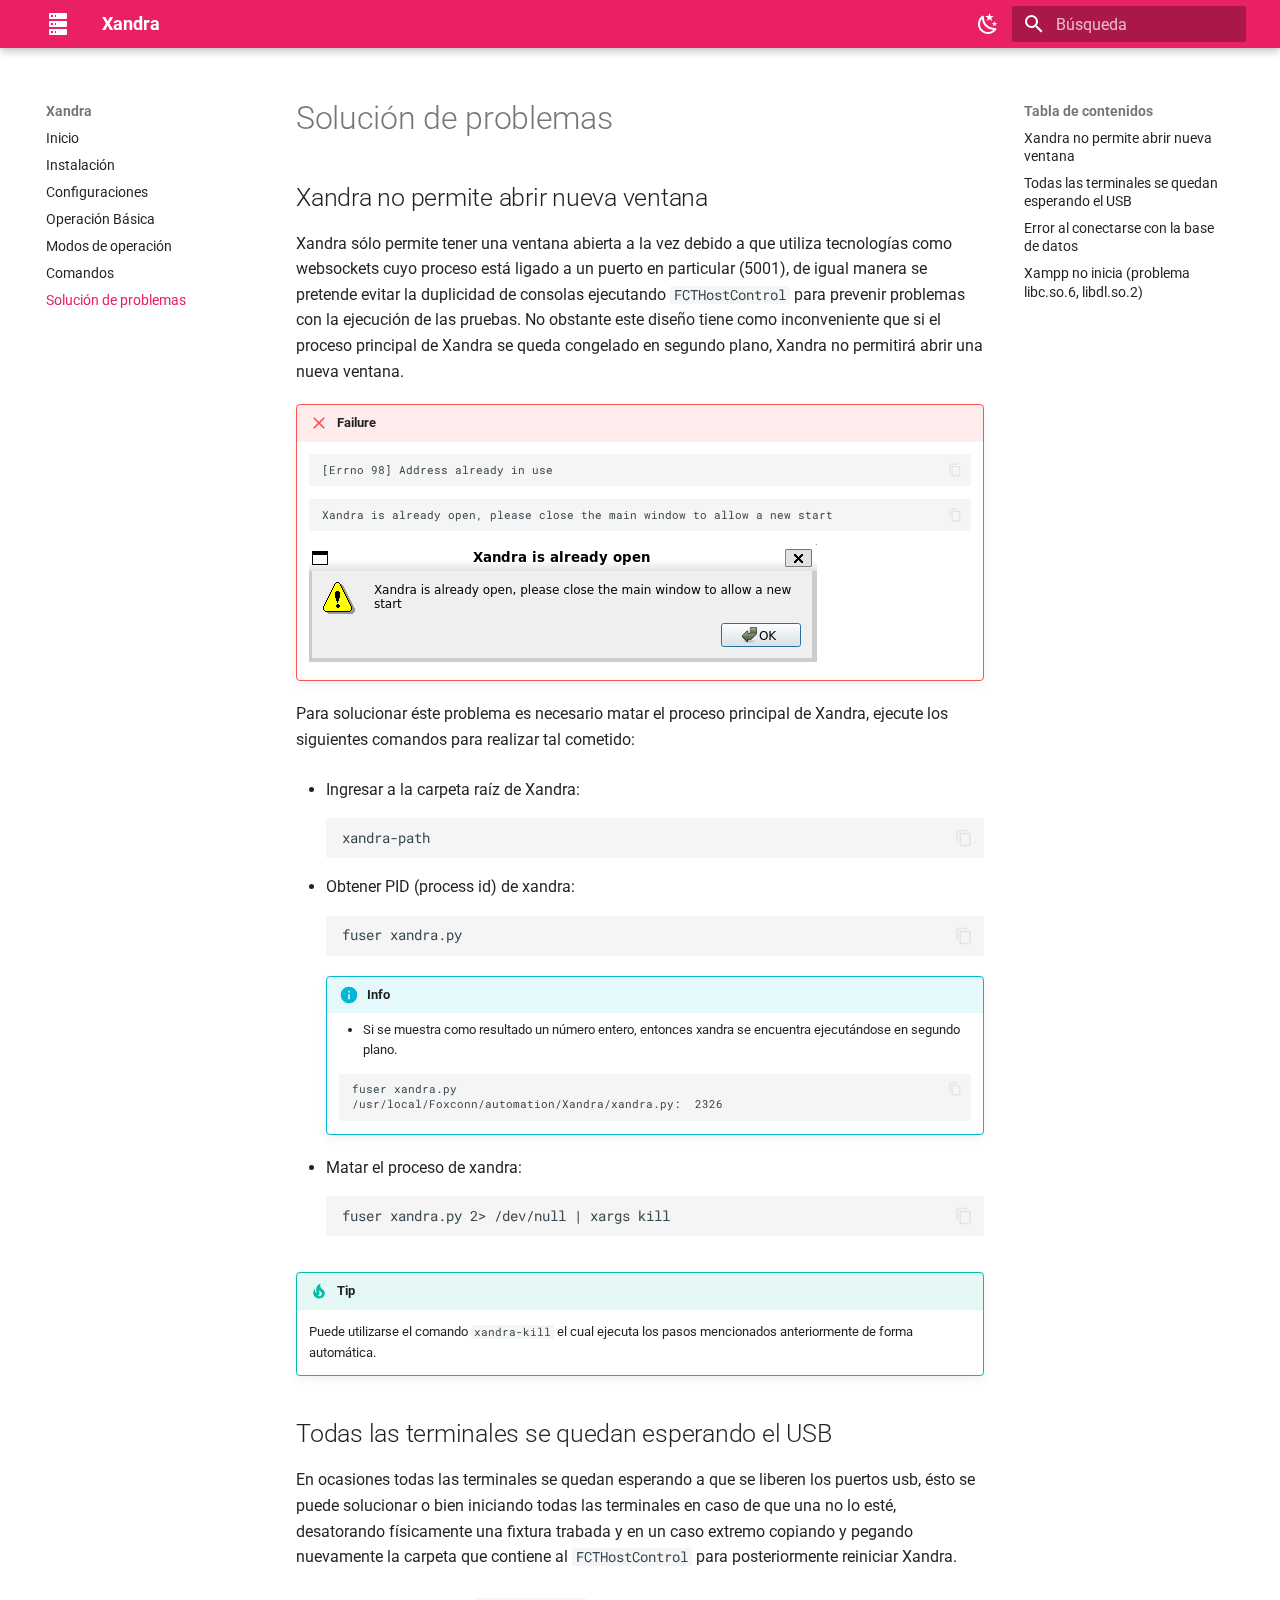
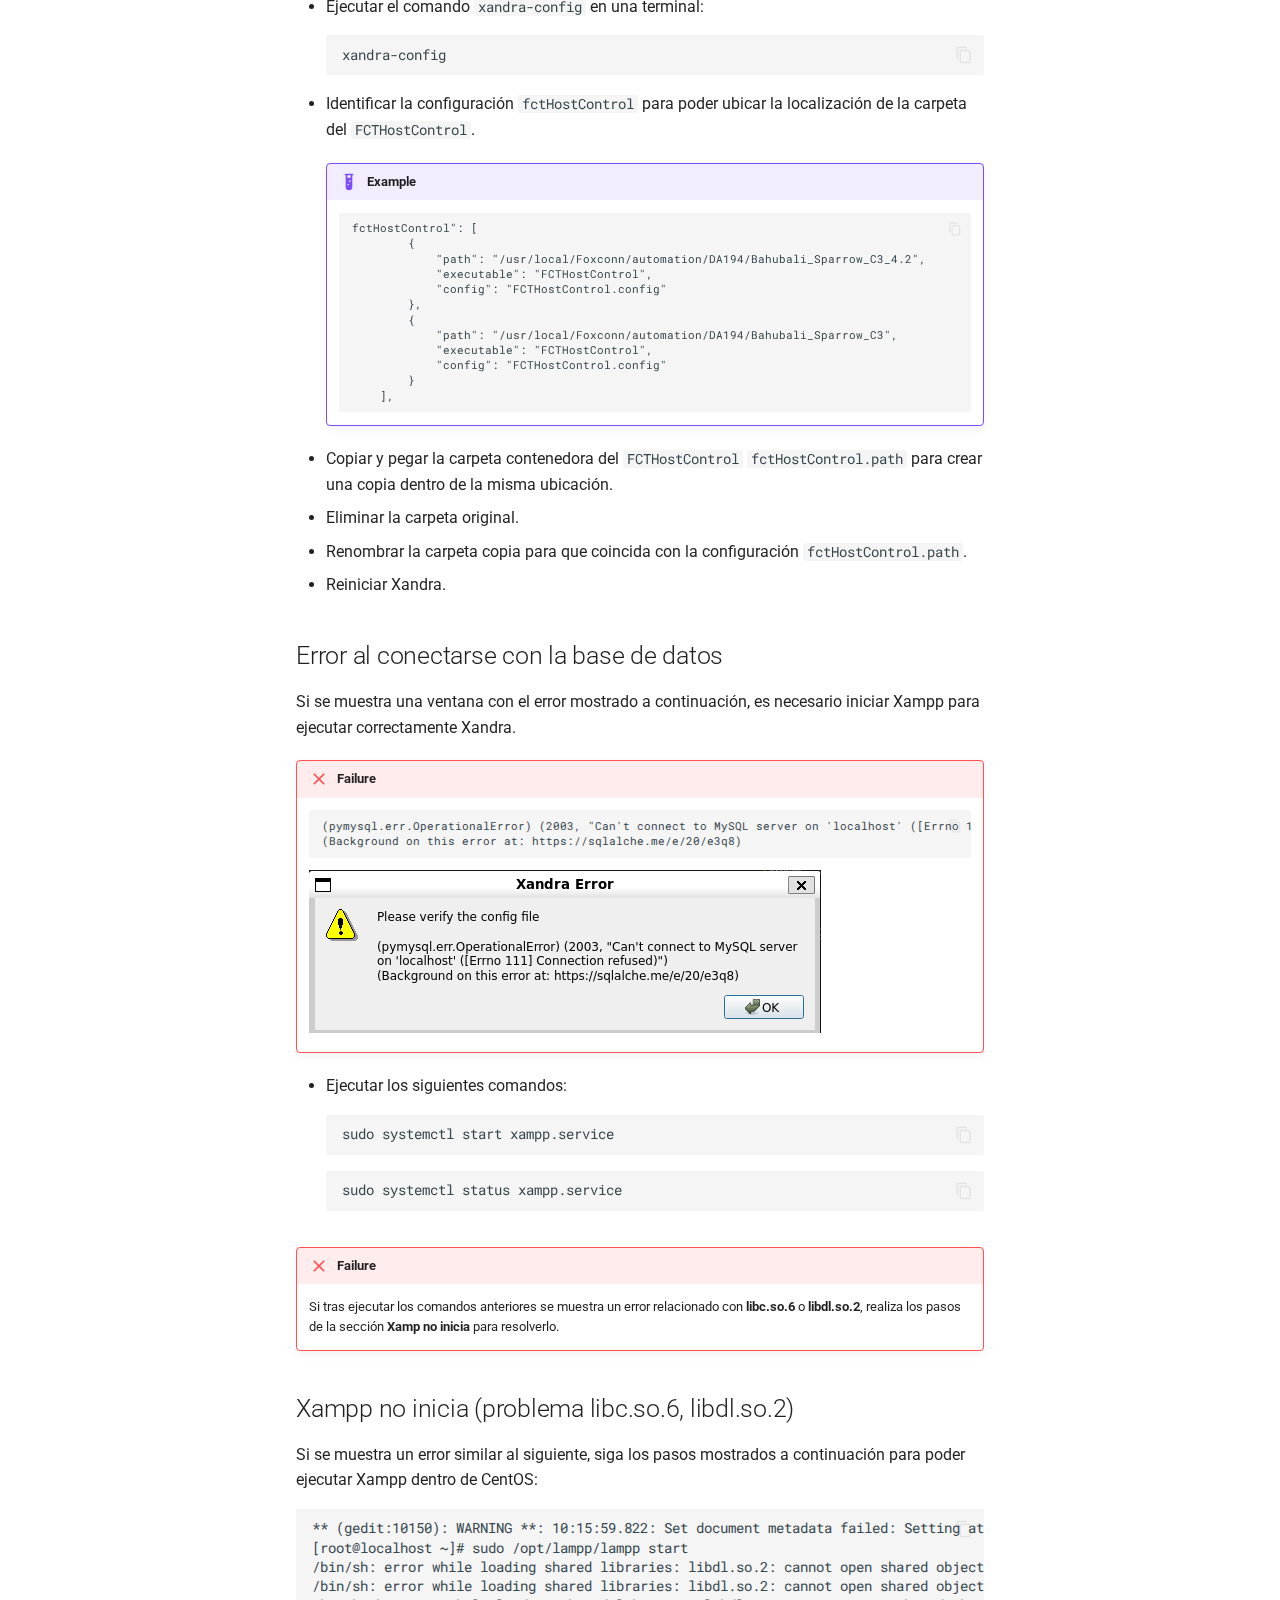
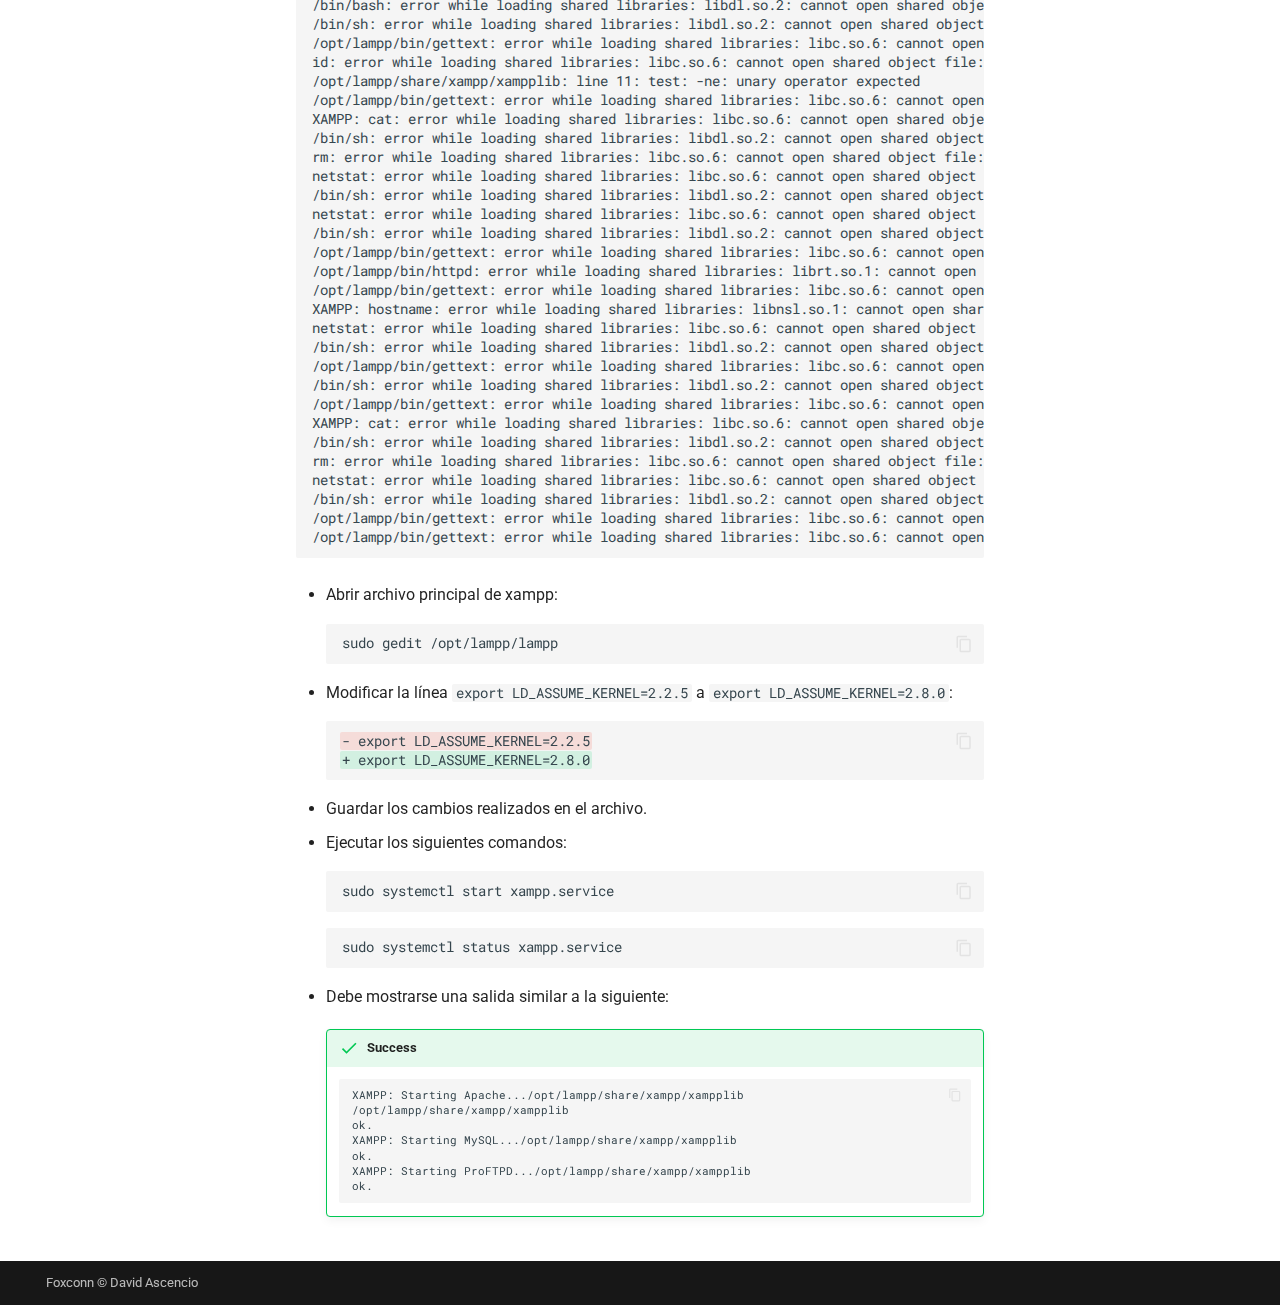
<file: docs/troubleshooting.html>
<!doctype html>
<html lang="es" class="no-js">
  <head>
    
      <meta charset="utf-8">
      <meta name="viewport" content="width=device-width,initial-scale=1">
      
      
      
      
        <link rel="prev" href="commands.html">
      
      
      <link rel="icon" href="assets/images/favicon.png">
      <meta name="generator" content="mkdocs-1.4.3, mkdocs-material-9.1.12">
    
    
      
        <title>Solución de problemas - Xandra</title>
      
    
    
      <link rel="stylesheet" href="assets/stylesheets/main.85bb2934.min.css">
      
        
        <link rel="stylesheet" href="assets/stylesheets/palette.a6bdf11c.min.css">
      
      

    
    
    
      
        
        
        <link rel="preconnect" href="https://fonts.gstatic.com" crossorigin>
        <link rel="stylesheet" href="https://fonts.googleapis.com/css?family=Roboto:300,300i,400,400i,700,700i%7CRoboto+Mono:400,400i,700,700i&display=fallback">
        <style>:root{--md-text-font:"Roboto";--md-code-font:"Roboto Mono"}</style>
      
    
    
    <script>__md_scope=new URL(".",location),__md_hash=e=>[...e].reduce((e,_)=>(e<<5)-e+_.charCodeAt(0),0),__md_get=(e,_=localStorage,t=__md_scope)=>JSON.parse(_.getItem(t.pathname+"."+e)),__md_set=(e,_,t=localStorage,a=__md_scope)=>{try{t.setItem(a.pathname+"."+e,JSON.stringify(_))}catch(e){}}</script>
    
      

    
    
    
  </head>
  
  
    
    
      
    
    
    
    
    <body dir="ltr" data-md-color-scheme="default" data-md-color-primary="pink" data-md-color-accent="indigo">
  
    
    
      <script>var palette=__md_get("__palette");if(palette&&"object"==typeof palette.color)for(var key of Object.keys(palette.color))document.body.setAttribute("data-md-color-"+key,palette.color[key])</script>
    
    <input class="md-toggle" data-md-toggle="drawer" type="checkbox" id="__drawer" autocomplete="off">
    <input class="md-toggle" data-md-toggle="search" type="checkbox" id="__search" autocomplete="off">
    <label class="md-overlay" for="__drawer"></label>
    <div data-md-component="skip">
      
        
        <a href="#solucion-de-problemas" class="md-skip">
          Saltar a contenido
        </a>
      
    </div>
    <div data-md-component="announce">
      
    </div>
    
    
      

  

<header class="md-header md-header--shadow" data-md-component="header">
  <nav class="md-header__inner md-grid" aria-label="Cabecera">
    <a href="index.html" title="Xandra" class="md-header__button md-logo" aria-label="Xandra" data-md-component="logo">
      
  
  <svg xmlns="http://www.w3.org/2000/svg" viewBox="0 0 24 24"><path d="M4 1h16a1 1 0 0 1 1 1v4a1 1 0 0 1-1 1H4a1 1 0 0 1-1-1V2a1 1 0 0 1 1-1m0 8h16a1 1 0 0 1 1 1v4a1 1 0 0 1-1 1H4a1 1 0 0 1-1-1v-4a1 1 0 0 1 1-1m0 8h16a1 1 0 0 1 1 1v4a1 1 0 0 1-1 1H4a1 1 0 0 1-1-1v-4a1 1 0 0 1 1-1M9 5h1V3H9v2m0 8h1v-2H9v2m0 8h1v-2H9v2M5 3v2h2V3H5m0 8v2h2v-2H5m0 8v2h2v-2H5Z"/></svg>

    </a>
    <label class="md-header__button md-icon" for="__drawer">
      <svg xmlns="http://www.w3.org/2000/svg" viewBox="0 0 24 24"><path d="M3 6h18v2H3V6m0 5h18v2H3v-2m0 5h18v2H3v-2Z"/></svg>
    </label>
    <div class="md-header__title" data-md-component="header-title">
      <div class="md-header__ellipsis">
        <div class="md-header__topic">
          <span class="md-ellipsis">
            Xandra
          </span>
        </div>
        <div class="md-header__topic" data-md-component="header-topic">
          <span class="md-ellipsis">
            
              Solución de problemas
            
          </span>
        </div>
      </div>
    </div>
    
      
        <form class="md-header__option" data-md-component="palette">
          
            
            
            
            <input class="md-option" data-md-color-media="" data-md-color-scheme="default" data-md-color-primary="pink" data-md-color-accent="indigo"  aria-label="Switch to dark mode"  type="radio" name="__palette" id="__palette_1">
            
              <label class="md-header__button md-icon" title="Switch to dark mode" for="__palette_2" hidden>
                <svg xmlns="http://www.w3.org/2000/svg" viewBox="0 0 24 24"><path d="m17.75 4.09-2.53 1.94.91 3.06-2.63-1.81-2.63 1.81.91-3.06-2.53-1.94L12.44 4l1.06-3 1.06 3 3.19.09m3.5 6.91-1.64 1.25.59 1.98-1.7-1.17-1.7 1.17.59-1.98L15.75 11l2.06-.05L18.5 9l.69 1.95 2.06.05m-2.28 4.95c.83-.08 1.72 1.1 1.19 1.85-.32.45-.66.87-1.08 1.27C15.17 23 8.84 23 4.94 19.07c-3.91-3.9-3.91-10.24 0-14.14.4-.4.82-.76 1.27-1.08.75-.53 1.93.36 1.85 1.19-.27 2.86.69 5.83 2.89 8.02a9.96 9.96 0 0 0 8.02 2.89m-1.64 2.02a12.08 12.08 0 0 1-7.8-3.47c-2.17-2.19-3.33-5-3.49-7.82-2.81 3.14-2.7 7.96.31 10.98 3.02 3.01 7.84 3.12 10.98.31Z"/></svg>
              </label>
            
          
            
            
            
            <input class="md-option" data-md-color-media="" data-md-color-scheme="slate" data-md-color-primary="pink" data-md-color-accent="indigo"  aria-label="Switch to light mode"  type="radio" name="__palette" id="__palette_2">
            
              <label class="md-header__button md-icon" title="Switch to light mode" for="__palette_1" hidden>
                <svg xmlns="http://www.w3.org/2000/svg" viewBox="0 0 24 24"><path d="M12 7a5 5 0 0 1 5 5 5 5 0 0 1-5 5 5 5 0 0 1-5-5 5 5 0 0 1 5-5m0 2a3 3 0 0 0-3 3 3 3 0 0 0 3 3 3 3 0 0 0 3-3 3 3 0 0 0-3-3m0-7 2.39 3.42C13.65 5.15 12.84 5 12 5c-.84 0-1.65.15-2.39.42L12 2M3.34 7l4.16-.35A7.2 7.2 0 0 0 5.94 8.5c-.44.74-.69 1.5-.83 2.29L3.34 7m.02 10 1.76-3.77a7.131 7.131 0 0 0 2.38 4.14L3.36 17M20.65 7l-1.77 3.79a7.023 7.023 0 0 0-2.38-4.15l4.15.36m-.01 10-4.14.36c.59-.51 1.12-1.14 1.54-1.86.42-.73.69-1.5.83-2.29L20.64 17M12 22l-2.41-3.44c.74.27 1.55.44 2.41.44.82 0 1.63-.17 2.37-.44L12 22Z"/></svg>
              </label>
            
          
        </form>
      
    
    
    
      <label class="md-header__button md-icon" for="__search">
        <svg xmlns="http://www.w3.org/2000/svg" viewBox="0 0 24 24"><path d="M9.5 3A6.5 6.5 0 0 1 16 9.5c0 1.61-.59 3.09-1.56 4.23l.27.27h.79l5 5-1.5 1.5-5-5v-.79l-.27-.27A6.516 6.516 0 0 1 9.5 16 6.5 6.5 0 0 1 3 9.5 6.5 6.5 0 0 1 9.5 3m0 2C7 5 5 7 5 9.5S7 14 9.5 14 14 12 14 9.5 12 5 9.5 5Z"/></svg>
      </label>
      <div class="md-search" data-md-component="search" role="dialog">
  <label class="md-search__overlay" for="__search"></label>
  <div class="md-search__inner" role="search">
    <form class="md-search__form" name="search">
      <input type="text" class="md-search__input" name="query" aria-label="Búsqueda" placeholder="Búsqueda" autocapitalize="off" autocorrect="off" autocomplete="off" spellcheck="false" data-md-component="search-query" required>
      <label class="md-search__icon md-icon" for="__search">
        <svg xmlns="http://www.w3.org/2000/svg" viewBox="0 0 24 24"><path d="M9.5 3A6.5 6.5 0 0 1 16 9.5c0 1.61-.59 3.09-1.56 4.23l.27.27h.79l5 5-1.5 1.5-5-5v-.79l-.27-.27A6.516 6.516 0 0 1 9.5 16 6.5 6.5 0 0 1 3 9.5 6.5 6.5 0 0 1 9.5 3m0 2C7 5 5 7 5 9.5S7 14 9.5 14 14 12 14 9.5 12 5 9.5 5Z"/></svg>
        <svg xmlns="http://www.w3.org/2000/svg" viewBox="0 0 24 24"><path d="M20 11v2H8l5.5 5.5-1.42 1.42L4.16 12l7.92-7.92L13.5 5.5 8 11h12Z"/></svg>
      </label>
      <nav class="md-search__options" aria-label="Buscar">
        
        <button type="reset" class="md-search__icon md-icon" title="Limpiar" aria-label="Limpiar" tabindex="-1">
          <svg xmlns="http://www.w3.org/2000/svg" viewBox="0 0 24 24"><path d="M19 6.41 17.59 5 12 10.59 6.41 5 5 6.41 10.59 12 5 17.59 6.41 19 12 13.41 17.59 19 19 17.59 13.41 12 19 6.41Z"/></svg>
        </button>
      </nav>
      
    </form>
    <div class="md-search__output">
      <div class="md-search__scrollwrap" data-md-scrollfix>
        <div class="md-search-result" data-md-component="search-result">
          <div class="md-search-result__meta">
            Inicializando búsqueda
          </div>
          <ol class="md-search-result__list" role="presentation"></ol>
        </div>
      </div>
    </div>
  </div>
</div>
    
    
  </nav>
  
</header>
    
    <div class="md-container" data-md-component="container">
      
      
        
          
        
      
      <main class="md-main" data-md-component="main">
        <div class="md-main__inner md-grid">
          
            
              
              <div class="md-sidebar md-sidebar--primary" data-md-component="sidebar" data-md-type="navigation" >
                <div class="md-sidebar__scrollwrap">
                  <div class="md-sidebar__inner">
                    


<nav class="md-nav md-nav--primary" aria-label="Navegación" data-md-level="0">
  <label class="md-nav__title" for="__drawer">
    <a href="index.html" title="Xandra" class="md-nav__button md-logo" aria-label="Xandra" data-md-component="logo">
      
  
  <svg xmlns="http://www.w3.org/2000/svg" viewBox="0 0 24 24"><path d="M4 1h16a1 1 0 0 1 1 1v4a1 1 0 0 1-1 1H4a1 1 0 0 1-1-1V2a1 1 0 0 1 1-1m0 8h16a1 1 0 0 1 1 1v4a1 1 0 0 1-1 1H4a1 1 0 0 1-1-1v-4a1 1 0 0 1 1-1m0 8h16a1 1 0 0 1 1 1v4a1 1 0 0 1-1 1H4a1 1 0 0 1-1-1v-4a1 1 0 0 1 1-1M9 5h1V3H9v2m0 8h1v-2H9v2m0 8h1v-2H9v2M5 3v2h2V3H5m0 8v2h2v-2H5m0 8v2h2v-2H5Z"/></svg>

    </a>
    Xandra
  </label>
  
  <ul class="md-nav__list" data-md-scrollfix>
    
      
      
      

  
  
  
    <li class="md-nav__item">
      <a href="index.html" class="md-nav__link">
        Inicio
      </a>
    </li>
  

    
      
      
      

  
  
  
    <li class="md-nav__item">
      <a href="install.html" class="md-nav__link">
        Instalación
      </a>
    </li>
  

    
      
      
      

  
  
  
    <li class="md-nav__item">
      <a href="configs.html" class="md-nav__link">
        Configuraciones
      </a>
    </li>
  

    
      
      
      

  
  
  
    <li class="md-nav__item">
      <a href="operation.html" class="md-nav__link">
        Operación Básica
      </a>
    </li>
  

    
      
      
      

  
  
  
    <li class="md-nav__item">
      <a href="modes.html" class="md-nav__link">
        Modos de operación
      </a>
    </li>
  

    
      
      
      

  
  
  
    <li class="md-nav__item">
      <a href="commands.html" class="md-nav__link">
        Comandos
      </a>
    </li>
  

    
      
      
      

  
  
    
  
  
    <li class="md-nav__item md-nav__item--active">
      
      <input class="md-nav__toggle md-toggle" type="checkbox" id="__toc">
      
      
        
      
      
        <label class="md-nav__link md-nav__link--active" for="__toc">
          Solución de problemas
          <span class="md-nav__icon md-icon"></span>
        </label>
      
      <a href="troubleshooting.html" class="md-nav__link md-nav__link--active">
        Solución de problemas
      </a>
      
        

<nav class="md-nav md-nav--secondary" aria-label="Tabla de contenidos">
  
  
  
    
  
  
    <label class="md-nav__title" for="__toc">
      <span class="md-nav__icon md-icon"></span>
      Tabla de contenidos
    </label>
    <ul class="md-nav__list" data-md-component="toc" data-md-scrollfix>
      
        <li class="md-nav__item">
  <a href="#xandra-no-permite-abrir-nueva-ventana" class="md-nav__link">
    Xandra no permite abrir nueva ventana
  </a>
  
</li>
      
        <li class="md-nav__item">
  <a href="#todas-las-terminales-se-quedan-esperando-el-usb" class="md-nav__link">
    Todas las terminales se quedan esperando el USB
  </a>
  
</li>
      
        <li class="md-nav__item">
  <a href="#error-al-conectarse-con-la-base-de-datos" class="md-nav__link">
    Error al conectarse con la base de datos
  </a>
  
</li>
      
        <li class="md-nav__item">
  <a href="#xampp-no-inicia-problema-libcso6-libdlso2" class="md-nav__link">
    Xampp no inicia (problema libc.so.6, libdl.so.2)
  </a>
  
</li>
      
    </ul>
  
</nav>
      
    </li>
  

    
  </ul>
</nav>
                  </div>
                </div>
              </div>
            
            
              
              <div class="md-sidebar md-sidebar--secondary" data-md-component="sidebar" data-md-type="toc" >
                <div class="md-sidebar__scrollwrap">
                  <div class="md-sidebar__inner">
                    

<nav class="md-nav md-nav--secondary" aria-label="Tabla de contenidos">
  
  
  
    
  
  
    <label class="md-nav__title" for="__toc">
      <span class="md-nav__icon md-icon"></span>
      Tabla de contenidos
    </label>
    <ul class="md-nav__list" data-md-component="toc" data-md-scrollfix>
      
        <li class="md-nav__item">
  <a href="#xandra-no-permite-abrir-nueva-ventana" class="md-nav__link">
    Xandra no permite abrir nueva ventana
  </a>
  
</li>
      
        <li class="md-nav__item">
  <a href="#todas-las-terminales-se-quedan-esperando-el-usb" class="md-nav__link">
    Todas las terminales se quedan esperando el USB
  </a>
  
</li>
      
        <li class="md-nav__item">
  <a href="#error-al-conectarse-con-la-base-de-datos" class="md-nav__link">
    Error al conectarse con la base de datos
  </a>
  
</li>
      
        <li class="md-nav__item">
  <a href="#xampp-no-inicia-problema-libcso6-libdlso2" class="md-nav__link">
    Xampp no inicia (problema libc.so.6, libdl.so.2)
  </a>
  
</li>
      
    </ul>
  
</nav>
                  </div>
                </div>
              </div>
            
          
          
            <div class="md-content" data-md-component="content">
              <article class="md-content__inner md-typeset">
                
                  


<h1 id="solucion-de-problemas">Solución de problemas</h1>
<h2 id="xandra-no-permite-abrir-nueva-ventana">Xandra no permite abrir nueva ventana</h2>
<p>Xandra sólo permite tener una ventana abierta a la vez debido a que utiliza tecnologías como websockets cuyo proceso está ligado a un puerto en particular (5001), de igual manera se pretende evitar la duplicidad de consolas ejecutando <code>FCTHostControl</code> para prevenir problemas con la ejecución de las pruebas. No obstante este diseño tiene como inconveniente que si el proceso principal de Xandra se queda congelado en segundo plano, Xandra no permitirá abrir una nueva ventana.</p>
<div class="admonition failure">
<p class="admonition-title">Failure</p>
<div class="highlight"><pre><span></span><code>[Errno 98] Address already in use
</code></pre></div>
<div class="highlight"><pre><span></span><code>Xandra is already open, please close the main window to allow a new start
</code></pre></div>
<p><img alt="" src="static/troubleshooting/already_open.png" title="XAMPP detenido" /></p>
</div>
<p>Para solucionar éste problema es necesario matar el proceso principal de Xandra, ejecute los siguientes comandos para realizar tal cometido:</p>
<ul>
<li>
<p>Ingresar a la carpeta raíz de Xandra:</p>
<div class="highlight"><pre><span></span><code>xandra-path
</code></pre></div>
</li>
<li>
<p>Obtener PID (process id) de xandra:</p>
<div class="highlight"><pre><span></span><code>fuser<span class="w"> </span>xandra.py
</code></pre></div>
<div class="admonition info">
<p class="admonition-title">Info</p>
<ul>
<li>Si se muestra como resultado un número entero, entonces xandra se encuentra ejecutándose en segundo plano.</li>
</ul>
<div class="highlight"><pre><span></span><code>fuser xandra.py
/usr/local/Foxconn/automation/Xandra/xandra.py:  2326
</code></pre></div>
</div>
</li>
<li>
<p>Matar el proceso de xandra:</p>
<div class="highlight"><pre><span></span><code>fuser xandra.py 2&gt; /dev/null | xargs kill
</code></pre></div>
</li>
</ul>
<div class="admonition tip">
<p class="admonition-title">Tip</p>
<p>Puede utilizarse el comando <code>xandra-kill</code> el cual ejecuta los pasos mencionados anteriormente de forma automática.</p>
</div>
<h2 id="todas-las-terminales-se-quedan-esperando-el-usb">Todas las terminales se quedan esperando el USB</h2>
<p>En ocasiones todas las terminales se quedan esperando a que se liberen los puertos usb, ésto se puede solucionar o bien iniciando todas las terminales en caso de que una no lo esté, desatorando físicamente una fixtura trabada y en un caso extremo copiando y pegando nuevamente la carpeta que contiene al <code>FCTHostControl</code> para posteriormente reiniciar Xandra.</p>
<ul>
<li>
<p>Ejecutar el comando <code>xandra-config</code> en una terminal:</p>
<div class="highlight"><pre><span></span><code>xandra-config
</code></pre></div>
</li>
<li>
<p>Identificar la configuración <code>fctHostControl</code> para poder ubicar la localización de la carpeta del <code>FCTHostControl</code>.</p>
<div class="admonition example">
<p class="admonition-title">Example</p>
<div class="highlight"><pre><span></span><code>fctHostControl&quot;: [
        {
            &quot;path&quot;: &quot;/usr/local/Foxconn/automation/DA194/Bahubali_Sparrow_C3_4.2&quot;,
            &quot;executable&quot;: &quot;FCTHostControl&quot;,
            &quot;config&quot;: &quot;FCTHostControl.config&quot;
        },
        {
            &quot;path&quot;: &quot;/usr/local/Foxconn/automation/DA194/Bahubali_Sparrow_C3&quot;,
            &quot;executable&quot;: &quot;FCTHostControl&quot;,
            &quot;config&quot;: &quot;FCTHostControl.config&quot;
        }
    ],
</code></pre></div>
</div>
</li>
<li>
<p>Copiar y pegar la carpeta contenedora del <code>FCTHostControl</code> <code>fctHostControl.path</code> para crear una copia dentro de la misma ubicación.</p>
</li>
<li>Eliminar la carpeta original.</li>
<li>Renombrar la carpeta copia para que coincida con la configuración <code>fctHostControl.path</code>.</li>
<li>Reiniciar Xandra.</li>
</ul>
<h2 id="error-al-conectarse-con-la-base-de-datos">Error al conectarse con la base de datos</h2>
<p>Si se muestra una ventana con  el error mostrado a continuación, es necesario iniciar Xampp para ejecutar correctamente Xandra.</p>
<div class="admonition failure">
<p class="admonition-title">Failure</p>
<div class="highlight"><pre><span></span><code>(pymysql.err.OperationalError) (2003, &quot;Can&#39;t connect to MySQL server on &#39;localhost&#39; ([Errno 111 Connection refused)&quot;)
(Background on this error at: https://sqlalche.me/e/20/e3q8)
</code></pre></div>
<p><img alt="" src="static/troubleshooting/xamp_stop.png" title="XAMPP detenido" /></p>
</div>
<ul>
<li>Ejecutar los siguientes comandos:
    <div class="highlight"><pre><span></span><code>sudo<span class="w"> </span>systemctl<span class="w"> </span>start<span class="w"> </span>xampp.service
</code></pre></div>
    <div class="highlight"><pre><span></span><code>sudo<span class="w"> </span>systemctl<span class="w"> </span>status<span class="w"> </span>xampp.service
</code></pre></div></li>
</ul>
<div class="admonition failure">
<p class="admonition-title">Failure</p>
<p>Si tras ejecutar los comandos anteriores se muestra un error relacionado con <strong>libc.so.6</strong> o <strong>libdl.so.2</strong>, realiza los pasos de la sección <strong>Xamp no inicia</strong> para resolverlo.</p>
</div>
<h2 id="xampp-no-inicia-problema-libcso6-libdlso2">Xampp no inicia (problema libc.so.6, libdl.so.2)</h2>
<p>Si se muestra un error similar al siguiente, siga los pasos mostrados a continuación para poder ejecutar Xampp dentro de CentOS:</p>
<div class="highlight"><pre><span></span><code>** (gedit:10150): WARNING **: 10:15:59.822: Set document metadata failed: Setting attribute metadata::gedit-position not supported
[root@localhost ~]# sudo /opt/lampp/lampp start
/bin/sh: error while loading shared libraries: libdl.so.2: cannot open shared object file: No such file or directory
/bin/sh: error while loading shared libraries: libdl.so.2: cannot open shared object file: No such file or directory
/bin/bash: error while loading shared libraries: libdl.so.2: cannot open shared object file: No such file or directory
/bin/sh: error while loading shared libraries: libdl.so.2: cannot open shared object file: No such file or directory
/opt/lampp/bin/gettext: error while loading shared libraries: libc.so.6: cannot open shared object file: No such file or directory
id: error while loading shared libraries: libc.so.6: cannot open shared object file: No such file or directory
/opt/lampp/share/xampp/xampplib: line 11: test: -ne: unary operator expected
/opt/lampp/bin/gettext: error while loading shared libraries: libc.so.6: cannot open shared object file: No such file or directory
XAMPP: cat: error while loading shared libraries: libc.so.6: cannot open shared object file: No such file or directory
/bin/sh: error while loading shared libraries: libdl.so.2: cannot open shared object file: No such file or directory
rm: error while loading shared libraries: libc.so.6: cannot open shared object file: No such file or directory
netstat: error while loading shared libraries: libc.so.6: cannot open shared object file: No such file or directory
/bin/sh: error while loading shared libraries: libdl.so.2: cannot open shared object file: No such file or directory
netstat: error while loading shared libraries: libc.so.6: cannot open shared object file: No such file or directory
/bin/sh: error while loading shared libraries: libdl.so.2: cannot open shared object file: No such file or directory
/opt/lampp/bin/gettext: error while loading shared libraries: libc.so.6: cannot open shared object file: No such file or directory
/opt/lampp/bin/httpd: error while loading shared libraries: librt.so.1: cannot open shared object file: No such file or directory
/opt/lampp/bin/gettext: error while loading shared libraries: libc.so.6: cannot open shared object file: No such file or directory
XAMPP: hostname: error while loading shared libraries: libnsl.so.1: cannot open shared object file: No such file or directory
netstat: error while loading shared libraries: libc.so.6: cannot open shared object file: No such file or directory
/bin/sh: error while loading shared libraries: libdl.so.2: cannot open shared object file: No such file or directory
/opt/lampp/bin/gettext: error while loading shared libraries: libc.so.6: cannot open shared object file: No such file or directory
/bin/sh: error while loading shared libraries: libdl.so.2: cannot open shared object file: No such file or directory
/opt/lampp/bin/gettext: error while loading shared libraries: libc.so.6: cannot open shared object file: No such file or directory
XAMPP: cat: error while loading shared libraries: libc.so.6: cannot open shared object file: No such file or directory
/bin/sh: error while loading shared libraries: libdl.so.2: cannot open shared object file: No such file or directory
rm: error while loading shared libraries: libc.so.6: cannot open shared object file: No such file or directory
netstat: error while loading shared libraries: libc.so.6: cannot open shared object file: No such file or directory
/bin/sh: error while loading shared libraries: libdl.so.2: cannot open shared object file: No such file or directory
/opt/lampp/bin/gettext: error while loading shared libraries: libc.so.6: cannot open shared object file: No such file or directory
/opt/lampp/bin/gettext: error while loading shared libraries: libc.so.6: cannot open shared object file: No such file or directory
</code></pre></div>
<ul>
<li>
<p>Abrir archivo principal de xampp:</p>
<div class="highlight"><pre><span></span><code>sudo<span class="w"> </span>gedit<span class="w"> </span>/opt/lampp/lampp
</code></pre></div>
</li>
<li>
<p>Modificar la línea <code>export LD_ASSUME_KERNEL=2.2.5</code> a <code>export LD_ASSUME_KERNEL=2.8.0</code>:</p>
<div class="highlight"><pre><span></span><code><span class="gd">- export LD_ASSUME_KERNEL=2.2.5</span>
<span class="gi">+ export LD_ASSUME_KERNEL=2.8.0</span>
</code></pre></div>
</li>
<li>
<p>Guardar los cambios realizados en el archivo.</p>
</li>
<li>
<p>Ejecutar los siguientes comandos:
    <div class="highlight"><pre><span></span><code>sudo<span class="w"> </span>systemctl<span class="w"> </span>start<span class="w"> </span>xampp.service
</code></pre></div>
    <div class="highlight"><pre><span></span><code>sudo<span class="w"> </span>systemctl<span class="w"> </span>status<span class="w"> </span>xampp.service
</code></pre></div></p>
</li>
<li>
<p>Debe mostrarse una salida similar a la siguiente:</p>
<div class="admonition success">
<p class="admonition-title">Success</p>
<div class="highlight"><pre><span></span><code>XAMPP: Starting Apache.../opt/lampp/share/xampp/xampplib
/opt/lampp/share/xampp/xampplib
ok.
XAMPP: Starting MySQL.../opt/lampp/share/xampp/xampplib
ok.
XAMPP: Starting ProFTPD.../opt/lampp/share/xampp/xampplib
ok.
</code></pre></div>
</div>
</li>
</ul>





                
              </article>
            </div>
          
          
        </div>
        
      </main>
      
        <footer class="md-footer">
  
  <div class="md-footer-meta md-typeset">
    <div class="md-footer-meta__inner md-grid">
      <div class="md-copyright">
  
    <div class="md-copyright__highlight">
      Foxconn &copy; David Ascencio
    </div>
  
  
</div>
      
    </div>
  </div>
</footer>
      
    </div>
    <div class="md-dialog" data-md-component="dialog">
      <div class="md-dialog__inner md-typeset"></div>
    </div>
    
    <script id="__config" type="application/json">{"base": ".", "features": ["content.code.copy"], "search": "assets/javascripts/workers/search.208ed371.min.js", "translations": {"clipboard.copied": "Copiado al portapapeles", "clipboard.copy": "Copiar al portapapeles", "search.result.more.one": "1 m\u00e1s en esta p\u00e1gina", "search.result.more.other": "# m\u00e1s en esta p\u00e1gina", "search.result.none": "No se encontraron documentos", "search.result.one": "1 documento encontrado", "search.result.other": "# documentos encontrados", "search.result.placeholder": "Teclee para comenzar b\u00fasqueda", "search.result.term.missing": "Falta", "select.version": "Seleccionar versi\u00f3n"}}</script>
    
    
      <script src="assets/javascripts/bundle.c2be25ad.min.js"></script>
      
    
  </body>
</html>
</file>
<file: docs/assets/stylesheets/main.85bb2934.min.css>
@charset "UTF-8";html{-webkit-text-size-adjust:none;-moz-text-size-adjust:none;text-size-adjust:none;box-sizing:border-box}*,:after,:before{box-sizing:inherit}@media (prefers-reduced-motion){*,:after,:before{transition:none!important}}body{margin:0}a,button,input,label{-webkit-tap-highlight-color:transparent}a{color:inherit;text-decoration:none}hr{border:0;box-sizing:initial;display:block;height:.05rem;overflow:visible;padding:0}small{font-size:80%}sub,sup{line-height:1em}img{border-style:none}table{border-collapse:initial;border-spacing:0}td,th{font-weight:400;vertical-align:top}button{background:#0000;border:0;font-family:inherit;font-size:inherit;margin:0;padding:0}input{border:0;outline:none}:root{--md-primary-fg-color:#4051b5;--md-primary-fg-color--light:#5d6cc0;--md-primary-fg-color--dark:#303fa1;--md-primary-bg-color:#fff;--md-primary-bg-color--light:#ffffffb3;--md-accent-fg-color:#526cfe;--md-accent-fg-color--transparent:#526cfe1a;--md-accent-bg-color:#fff;--md-accent-bg-color--light:#ffffffb3}[data-md-color-scheme=default] img[src$="#gh-dark-mode-only"],[data-md-color-scheme=default] img[src$="#only-dark"]{display:none}:root,[data-md-color-scheme=default]{--md-default-fg-color:#000000de;--md-default-fg-color--light:#0000008a;--md-default-fg-color--lighter:#00000052;--md-default-fg-color--lightest:#00000012;--md-default-bg-color:#fff;--md-default-bg-color--light:#ffffffb3;--md-default-bg-color--lighter:#ffffff4d;--md-default-bg-color--lightest:#ffffff1f;--md-code-fg-color:#36464e;--md-code-bg-color:#f5f5f5;--md-code-hl-color:#ffff0080;--md-code-hl-number-color:#d52a2a;--md-code-hl-special-color:#db1457;--md-code-hl-function-color:#a846b9;--md-code-hl-constant-color:#6e59d9;--md-code-hl-keyword-color:#3f6ec6;--md-code-hl-string-color:#1c7d4d;--md-code-hl-name-color:var(--md-code-fg-color);--md-code-hl-operator-color:var(--md-default-fg-color--light);--md-code-hl-punctuation-color:var(--md-default-fg-color--light);--md-code-hl-comment-color:var(--md-default-fg-color--light);--md-code-hl-generic-color:var(--md-default-fg-color--light);--md-code-hl-variable-color:var(--md-default-fg-color--light);--md-typeset-color:var(--md-default-fg-color);--md-typeset-a-color:var(--md-primary-fg-color);--md-typeset-mark-color:#ffff0080;--md-typeset-del-color:#f5503d26;--md-typeset-ins-color:#0bd57026;--md-typeset-kbd-color:#fafafa;--md-typeset-kbd-accent-color:#fff;--md-typeset-kbd-border-color:#b8b8b8;--md-typeset-table-color:#0000001f;--md-typeset-table-color--light:rgba(0,0,0,.035);--md-admonition-fg-color:var(--md-default-fg-color);--md-admonition-bg-color:var(--md-default-bg-color);--md-warning-fg-color:#000000de;--md-warning-bg-color:#ff9;--md-footer-fg-color:#fff;--md-footer-fg-color--light:#ffffffb3;--md-footer-fg-color--lighter:#ffffff73;--md-footer-bg-color:#000000de;--md-footer-bg-color--dark:#00000052;--md-shadow-z1:0 0.2rem 0.5rem #0000000d,0 0 0.05rem #0000001a;--md-shadow-z2:0 0.2rem 0.5rem #0000001a,0 0 0.05rem #00000040;--md-shadow-z3:0 0.2rem 0.5rem #0003,0 0 0.05rem #00000059}.md-icon svg{fill:currentcolor;display:block;height:1.2rem;width:1.2rem}body{-webkit-font-smoothing:antialiased;-moz-osx-font-smoothing:grayscale;--md-text-font-family:var(--md-text-font,_),-apple-system,BlinkMacSystemFont,Helvetica,Arial,sans-serif;--md-code-font-family:var(--md-code-font,_),SFMono-Regular,Consolas,Menlo,monospace}aside,body,input{font-feature-settings:"kern","liga";color:var(--md-typeset-color);font-family:var(--md-text-font-family)}code,kbd,pre{font-feature-settings:"kern";font-family:var(--md-code-font-family)}:root{--md-typeset-table-sort-icon:url('data:image/svg+xml;charset=utf-8,<svg xmlns="http://www.w3.org/2000/svg" viewBox="0 0 24 24"><path d="m18 21-4-4h3V7h-3l4-4 4 4h-3v10h3M2 19v-2h10v2M2 13v-2h7v2M2 7V5h4v2H2Z"/></svg>');--md-typeset-table-sort-icon--asc:url('data:image/svg+xml;charset=utf-8,<svg xmlns="http://www.w3.org/2000/svg" viewBox="0 0 24 24"><path d="M19 17h3l-4 4-4-4h3V3h2M2 17h10v2H2M6 5v2H2V5m0 6h7v2H2v-2Z"/></svg>');--md-typeset-table-sort-icon--desc:url('data:image/svg+xml;charset=utf-8,<svg xmlns="http://www.w3.org/2000/svg" viewBox="0 0 24 24"><path d="M19 7h3l-4-4-4 4h3v14h2M2 17h10v2H2M6 5v2H2V5m0 6h7v2H2v-2Z"/></svg>')}.md-typeset{-webkit-print-color-adjust:exact;color-adjust:exact;font-size:.8rem;line-height:1.6}@media print{.md-typeset{font-size:.68rem}}.md-typeset blockquote,.md-typeset dl,.md-typeset figure,.md-typeset ol,.md-typeset pre,.md-typeset ul{margin-bottom:1em;margin-top:1em}.md-typeset h1{color:var(--md-default-fg-color--light);font-size:2em;line-height:1.3;margin:0 0 1.25em}.md-typeset h1,.md-typeset h2{font-weight:300;letter-spacing:-.01em}.md-typeset h2{font-size:1.5625em;line-height:1.4;margin:1.6em 0 .64em}.md-typeset h3{font-size:1.25em;font-weight:400;letter-spacing:-.01em;line-height:1.5;margin:1.6em 0 .8em}.md-typeset h2+h3{margin-top:.8em}.md-typeset h4{font-weight:700;letter-spacing:-.01em;margin:1em 0}.md-typeset h5,.md-typeset h6{color:var(--md-default-fg-color--light);font-size:.8em;font-weight:700;letter-spacing:-.01em;margin:1.25em 0}.md-typeset h5{text-transform:uppercase}.md-typeset hr{border-bottom:.05rem solid var(--md-default-fg-color--lightest);display:flow-root;margin:1.5em 0}.md-typeset a{color:var(--md-typeset-a-color);word-break:break-word}.md-typeset a,.md-typeset a:before{transition:color 125ms}.md-typeset a:focus,.md-typeset a:hover{color:var(--md-accent-fg-color)}.md-typeset a:focus code,.md-typeset a:hover code{background-color:var(--md-accent-fg-color--transparent)}.md-typeset a code{color:currentcolor;transition:background-color 125ms}.md-typeset a.focus-visible{outline-color:var(--md-accent-fg-color);outline-offset:.2rem}.md-typeset code,.md-typeset kbd,.md-typeset pre{color:var(--md-code-fg-color);direction:ltr;font-variant-ligatures:none}@media print{.md-typeset code,.md-typeset kbd,.md-typeset pre{white-space:pre-wrap}}.md-typeset code{background-color:var(--md-code-bg-color);border-radius:.1rem;-webkit-box-decoration-break:clone;box-decoration-break:clone;font-size:.85em;padding:0 .2941176471em;word-break:break-word}.md-typeset code:not(.focus-visible){-webkit-tap-highlight-color:transparent;outline:none}.md-typeset pre{display:flow-root;line-height:1.4;position:relative}.md-typeset pre>code{-webkit-box-decoration-break:slice;box-decoration-break:slice;box-shadow:none;display:block;margin:0;outline-color:var(--md-accent-fg-color);overflow:auto;padding:.7720588235em 1.1764705882em;scrollbar-color:var(--md-default-fg-color--lighter) #0000;scrollbar-width:thin;touch-action:auto;word-break:normal}.md-typeset pre>code:hover{scrollbar-color:var(--md-accent-fg-color) #0000}.md-typeset pre>code::-webkit-scrollbar{height:.2rem;width:.2rem}.md-typeset pre>code::-webkit-scrollbar-thumb{background-color:var(--md-default-fg-color--lighter)}.md-typeset pre>code::-webkit-scrollbar-thumb:hover{background-color:var(--md-accent-fg-color)}.md-typeset kbd{background-color:var(--md-typeset-kbd-color);border-radius:.1rem;box-shadow:0 .1rem 0 .05rem var(--md-typeset-kbd-border-color),0 .1rem 0 var(--md-typeset-kbd-border-color),0 -.1rem .2rem var(--md-typeset-kbd-accent-color) inset;color:var(--md-default-fg-color);display:inline-block;font-size:.75em;padding:0 .6666666667em;vertical-align:text-top;word-break:break-word}.md-typeset mark{background-color:var(--md-typeset-mark-color);-webkit-box-decoration-break:clone;box-decoration-break:clone;color:inherit;word-break:break-word}.md-typeset abbr{border-bottom:.05rem dotted var(--md-default-fg-color--light);cursor:help;text-decoration:none}@media (hover:none){.md-typeset abbr[title]:focus:after,.md-typeset abbr[title]:hover:after{background-color:var(--md-default-fg-color);border-radius:.1rem;box-shadow:var(--md-shadow-z3);color:var(--md-default-bg-color);content:attr(title);font-size:.7rem;left:.8rem;margin-top:2em;padding:.2rem .3rem;position:absolute;right:.8rem}}.md-typeset small{opacity:.75}[dir=ltr] .md-typeset sub,[dir=ltr] .md-typeset sup{margin-left:.078125em}[dir=rtl] .md-typeset sub,[dir=rtl] .md-typeset sup{margin-right:.078125em}[dir=ltr] .md-typeset blockquote{padding-left:.6rem}[dir=rtl] .md-typeset blockquote{padding-right:.6rem}[dir=ltr] .md-typeset blockquote{border-left:.2rem solid var(--md-default-fg-color--lighter)}[dir=rtl] .md-typeset blockquote{border-right:.2rem solid var(--md-default-fg-color--lighter)}.md-typeset blockquote{color:var(--md-default-fg-color--light);margin-left:0;margin-right:0}.md-typeset ul{list-style-type:disc}[dir=ltr] .md-typeset ol,[dir=ltr] .md-typeset ul{margin-left:.625em}[dir=rtl] .md-typeset ol,[dir=rtl] .md-typeset ul{margin-right:.625em}.md-typeset ol,.md-typeset ul{padding:0}.md-typeset ol:not([hidden]),.md-typeset ul:not([hidden]){display:flow-root}.md-typeset ol ol,.md-typeset ul ol{list-style-type:lower-alpha}.md-typeset ol ol ol,.md-typeset ul ol ol{list-style-type:lower-roman}[dir=ltr] .md-typeset ol li,[dir=ltr] .md-typeset ul li{margin-left:1.25em}[dir=rtl] .md-typeset ol li,[dir=rtl] .md-typeset ul li{margin-right:1.25em}.md-typeset ol li,.md-typeset ul li{margin-bottom:.5em}.md-typeset ol li blockquote,.md-typeset ol li p,.md-typeset ul li blockquote,.md-typeset ul li p{margin:.5em 0}.md-typeset ol li:last-child,.md-typeset ul li:last-child{margin-bottom:0}[dir=ltr] .md-typeset ol li ol,[dir=ltr] .md-typeset ol li ul,[dir=ltr] .md-typeset ul li ol,[dir=ltr] .md-typeset ul li ul{margin-left:.625em}[dir=rtl] .md-typeset ol li ol,[dir=rtl] .md-typeset ol li ul,[dir=rtl] .md-typeset ul li ol,[dir=rtl] .md-typeset ul li ul{margin-right:.625em}.md-typeset ol li ol,.md-typeset ol li ul,.md-typeset ul li ol,.md-typeset ul li ul{margin-bottom:.5em;margin-top:.5em}[dir=ltr] .md-typeset dd{margin-left:1.875em}[dir=rtl] .md-typeset dd{margin-right:1.875em}.md-typeset dd{margin-bottom:1.5em;margin-top:1em}.md-typeset img,.md-typeset svg,.md-typeset video{height:auto;max-width:100%}.md-typeset img[align=left]{margin:1em 1em 1em 0}.md-typeset img[align=right]{margin:1em 0 1em 1em}.md-typeset img[align]:only-child{margin-top:0}.md-typeset figure{display:flow-root;margin:1em auto;max-width:100%;text-align:center;width:-webkit-fit-content;width:-moz-fit-content;width:fit-content}.md-typeset figure img{display:block}.md-typeset figcaption{font-style:italic;margin:1em auto;max-width:24rem}.md-typeset iframe{max-width:100%}.md-typeset table:not([class]){background-color:var(--md-default-bg-color);border:.05rem solid var(--md-typeset-table-color);border-radius:.1rem;display:inline-block;font-size:.64rem;max-width:100%;overflow:auto;touch-action:auto}@media print{.md-typeset table:not([class]){display:table}}.md-typeset table:not([class])+*{margin-top:1.5em}.md-typeset table:not([class]) td>:first-child,.md-typeset table:not([class]) th>:first-child{margin-top:0}.md-typeset table:not([class]) td>:last-child,.md-typeset table:not([class]) th>:last-child{margin-bottom:0}.md-typeset table:not([class]) td:not([align]),.md-typeset table:not([class]) th:not([align]){text-align:left}[dir=rtl] .md-typeset table:not([class]) td:not([align]),[dir=rtl] .md-typeset table:not([class]) th:not([align]){text-align:right}.md-typeset table:not([class]) th{font-weight:700;min-width:5rem;padding:.9375em 1.25em;vertical-align:top}.md-typeset table:not([class]) td{border-top:.05rem solid var(--md-typeset-table-color);padding:.9375em 1.25em;vertical-align:top}.md-typeset table:not([class]) tbody tr{transition:background-color 125ms}.md-typeset table:not([class]) tbody tr:hover{background-color:var(--md-typeset-table-color--light);box-shadow:0 .05rem 0 var(--md-default-bg-color) inset}.md-typeset table:not([class]) a{word-break:normal}.md-typeset table th[role=columnheader]{cursor:pointer}[dir=ltr] .md-typeset table th[role=columnheader]:after{margin-left:.5em}[dir=rtl] .md-typeset table th[role=columnheader]:after{margin-right:.5em}.md-typeset table th[role=columnheader]:after{content:"";display:inline-block;height:1.2em;-webkit-mask-image:var(--md-typeset-table-sort-icon);mask-image:var(--md-typeset-table-sort-icon);-webkit-mask-repeat:no-repeat;mask-repeat:no-repeat;-webkit-mask-size:contain;mask-size:contain;transition:background-color 125ms;vertical-align:text-bottom;width:1.2em}.md-typeset table th[role=columnheader]:hover:after{background-color:var(--md-default-fg-color--lighter)}.md-typeset table th[role=columnheader][aria-sort=ascending]:after{background-color:var(--md-default-fg-color--light);-webkit-mask-image:var(--md-typeset-table-sort-icon--asc);mask-image:var(--md-typeset-table-sort-icon--asc)}.md-typeset table th[role=columnheader][aria-sort=descending]:after{background-color:var(--md-default-fg-color--light);-webkit-mask-image:var(--md-typeset-table-sort-icon--desc);mask-image:var(--md-typeset-table-sort-icon--desc)}.md-typeset__scrollwrap{margin:1em -.8rem;overflow-x:auto;touch-action:auto}.md-typeset__table{display:inline-block;margin-bottom:.5em;padding:0 .8rem}@media print{.md-typeset__table{display:block}}html .md-typeset__table table{display:table;margin:0;overflow:hidden;width:100%}@media screen and (max-width:44.9375em){.md-content__inner>pre{margin:1em -.8rem}.md-content__inner>pre code{border-radius:0}}.md-banner{background-color:var(--md-footer-bg-color);color:var(--md-footer-fg-color);overflow:auto}@media print{.md-banner{display:none}}.md-banner--warning{background-color:var(--md-warning-bg-color);color:var(--md-warning-fg-color)}.md-banner__inner{font-size:.7rem;margin:.6rem auto;padding:0 .8rem}[dir=ltr] .md-banner__button{float:right}[dir=rtl] .md-banner__button{float:left}.md-banner__button{color:inherit;cursor:pointer;transition:opacity .25s}.md-banner__button:hover{opacity:.7}html{font-size:125%;height:100%;overflow-x:hidden}@media screen and (min-width:100em){html{font-size:137.5%}}@media screen and (min-width:125em){html{font-size:150%}}body{background-color:var(--md-default-bg-color);display:flex;flex-direction:column;font-size:.5rem;min-height:100%;position:relative;width:100%}@media print{body{display:block}}@media screen and (max-width:59.9375em){body[data-md-scrolllock]{position:fixed}}.md-grid{margin-left:auto;margin-right:auto;max-width:61rem}.md-container{display:flex;flex-direction:column;flex-grow:1}@media print{.md-container{display:block}}.md-main{flex-grow:1}.md-main__inner{display:flex;height:100%;margin-top:1.5rem}.md-ellipsis{overflow:hidden;text-overflow:ellipsis}.md-toggle{display:none}.md-option{height:0;opacity:0;position:absolute;width:0}.md-option:checked+label:not([hidden]){display:block}.md-option.focus-visible+label{outline-color:var(--md-accent-fg-color);outline-style:auto}.md-skip{background-color:var(--md-default-fg-color);border-radius:.1rem;color:var(--md-default-bg-color);font-size:.64rem;margin:.5rem;opacity:0;outline-color:var(--md-accent-fg-color);padding:.3rem .5rem;position:fixed;transform:translateY(.4rem);z-index:-1}.md-skip:focus{opacity:1;transform:translateY(0);transition:transform .25s cubic-bezier(.4,0,.2,1),opacity 175ms 75ms;z-index:10}@page{margin:25mm}:root{--md-clipboard-icon:url('data:image/svg+xml;charset=utf-8,<svg xmlns="http://www.w3.org/2000/svg" viewBox="0 0 24 24"><path d="M19 21H8V7h11m0-2H8a2 2 0 0 0-2 2v14a2 2 0 0 0 2 2h11a2 2 0 0 0 2-2V7a2 2 0 0 0-2-2m-3-4H4a2 2 0 0 0-2 2v14h2V3h12V1Z"/></svg>')}.md-clipboard{border-radius:.1rem;color:var(--md-default-fg-color--lightest);cursor:pointer;height:1.5em;outline-color:var(--md-accent-fg-color);outline-offset:.1rem;position:absolute;right:.5em;top:.5em;transition:color .25s;width:1.5em;z-index:1}@media print{.md-clipboard{display:none}}.md-clipboard:not(.focus-visible){-webkit-tap-highlight-color:transparent;outline:none}:hover>.md-clipboard{color:var(--md-default-fg-color--light)}.md-clipboard:focus,.md-clipboard:hover{color:var(--md-accent-fg-color)}.md-clipboard:after{background-color:currentcolor;content:"";display:block;height:1.125em;margin:0 auto;-webkit-mask-image:var(--md-clipboard-icon);mask-image:var(--md-clipboard-icon);-webkit-mask-position:center;mask-position:center;-webkit-mask-repeat:no-repeat;mask-repeat:no-repeat;-webkit-mask-size:contain;mask-size:contain;width:1.125em}.md-clipboard--inline{cursor:pointer}.md-clipboard--inline code{transition:color .25s,background-color .25s}.md-clipboard--inline:focus code,.md-clipboard--inline:hover code{background-color:var(--md-accent-fg-color--transparent);color:var(--md-accent-fg-color)}@keyframes consent{0%{opacity:0;transform:translateY(100%)}to{opacity:1;transform:translateY(0)}}@keyframes overlay{0%{opacity:0}to{opacity:1}}.md-consent__overlay{animation:overlay .25s both;-webkit-backdrop-filter:blur(.1rem);backdrop-filter:blur(.1rem);background-color:#0000008a;height:100%;opacity:1;position:fixed;top:0;width:100%;z-index:5}.md-consent__inner{animation:consent .5s cubic-bezier(.1,.7,.1,1) both;background-color:var(--md-default-bg-color);border:0;border-radius:.1rem;bottom:0;box-shadow:0 0 .2rem #0000001a,0 .2rem .4rem #0003;max-height:100%;overflow:auto;padding:0;position:fixed;width:100%;z-index:5}.md-consent__form{padding:.8rem}.md-consent__settings{display:none;margin:1em 0}input:checked+.md-consent__settings{display:block}.md-consent__controls{margin-bottom:.8rem}.md-typeset .md-consent__controls .md-button{display:inline}@media screen and (max-width:44.9375em){.md-typeset .md-consent__controls .md-button{display:block;margin-top:.4rem;text-align:center;width:100%}}.md-consent label{cursor:pointer}.md-content{flex-grow:1;min-width:0}.md-content__inner{margin:0 .8rem 1.2rem;padding-top:.6rem}@media screen and (min-width:76.25em){[dir=ltr] .md-sidebar--primary:not([hidden])~.md-content>.md-content__inner{margin-left:1.2rem}[dir=ltr] .md-sidebar--secondary:not([hidden])~.md-content>.md-content__inner,[dir=rtl] .md-sidebar--primary:not([hidden])~.md-content>.md-content__inner{margin-right:1.2rem}[dir=rtl] .md-sidebar--secondary:not([hidden])~.md-content>.md-content__inner{margin-left:1.2rem}}.md-content__inner:before{content:"";display:block;height:.4rem}.md-content__inner>:last-child{margin-bottom:0}[dir=ltr] .md-content__button{float:right}[dir=rtl] .md-content__button{float:left}[dir=ltr] .md-content__button{margin-left:.4rem}[dir=rtl] .md-content__button{margin-right:.4rem}.md-content__button{margin:.4rem 0;padding:0}@media print{.md-content__button{display:none}}.md-typeset .md-content__button{color:var(--md-default-fg-color--lighter)}.md-content__button svg{display:inline;vertical-align:top}[dir=rtl] .md-content__button svg{transform:scaleX(-1)}[dir=ltr] .md-dialog{right:.8rem}[dir=rtl] .md-dialog{left:.8rem}.md-dialog{background-color:var(--md-default-fg-color);border-radius:.1rem;bottom:.8rem;box-shadow:var(--md-shadow-z3);min-width:11.1rem;opacity:0;padding:.4rem .6rem;pointer-events:none;position:fixed;transform:translateY(100%);transition:transform 0ms .4s,opacity .4s;z-index:4}@media print{.md-dialog{display:none}}.md-dialog--active{opacity:1;pointer-events:auto;transform:translateY(0);transition:transform .4s cubic-bezier(.075,.85,.175,1),opacity .4s}.md-dialog__inner{color:var(--md-default-bg-color);font-size:.7rem}.md-feedback{margin:2em 0 1em;text-align:center}.md-feedback fieldset{border:none;margin:0;padding:0}.md-feedback__title{font-weight:700;margin:1em auto}.md-feedback__inner{position:relative}.md-feedback__list{align-content:baseline;display:flex;flex-wrap:wrap;justify-content:center;position:relative}.md-feedback__list:hover .md-icon:not(:disabled){color:var(--md-default-fg-color--lighter)}:disabled .md-feedback__list{min-height:1.8rem}.md-feedback__icon{color:var(--md-default-fg-color--light);cursor:pointer;flex-shrink:0;margin:0 .1rem;transition:color 125ms}.md-feedback__icon:not(:disabled).md-icon:hover{color:var(--md-accent-fg-color)}.md-feedback__icon:disabled{color:var(--md-default-fg-color--lightest);pointer-events:none}.md-feedback__note{opacity:0;position:relative;transform:translateY(.4rem);transition:transform .4s cubic-bezier(.1,.7,.1,1),opacity .15s}.md-feedback__note>*{margin:0 auto;max-width:16rem}:disabled .md-feedback__note{opacity:1;transform:translateY(0)}.md-footer{background-color:var(--md-footer-bg-color);color:var(--md-footer-fg-color)}@media print{.md-footer{display:none}}.md-footer__inner{justify-content:space-between;overflow:auto;padding:.2rem}.md-footer__inner:not([hidden]){display:flex}.md-footer__link{align-items:end;display:flex;flex-grow:0.01;margin-bottom:.4rem;margin-top:1rem;max-width:100%;outline-color:var(--md-accent-fg-color);overflow:hidden;transition:opacity .25s}.md-footer__link:focus,.md-footer__link:hover{opacity:.7}[dir=rtl] .md-footer__link svg{transform:scaleX(-1)}@media screen and (max-width:44.9375em){.md-footer__link--prev{flex-shrink:0}.md-footer__link--prev .md-footer__title{display:none}}[dir=ltr] .md-footer__link--next{margin-left:auto}[dir=rtl] .md-footer__link--next{margin-right:auto}.md-footer__link--next{text-align:right}[dir=rtl] .md-footer__link--next{text-align:left}.md-footer__title{flex-grow:1;font-size:.9rem;margin-bottom:.7rem;max-width:calc(100% - 2.4rem);padding:0 1rem;white-space:nowrap}.md-footer__button{margin:.2rem;padding:.4rem}.md-footer__direction{font-size:.64rem;opacity:.7}.md-footer-meta{background-color:var(--md-footer-bg-color--dark)}.md-footer-meta__inner{display:flex;flex-wrap:wrap;justify-content:space-between;padding:.2rem}html .md-footer-meta.md-typeset a{color:var(--md-footer-fg-color--light)}html .md-footer-meta.md-typeset a:focus,html .md-footer-meta.md-typeset a:hover{color:var(--md-footer-fg-color)}.md-copyright{color:var(--md-footer-fg-color--lighter);font-size:.64rem;margin:auto .6rem;padding:.4rem 0;width:100%}@media screen and (min-width:45em){.md-copyright{width:auto}}.md-copyright__highlight{color:var(--md-footer-fg-color--light)}.md-social{margin:0 .4rem;padding:.2rem 0 .6rem}@media screen and (min-width:45em){.md-social{padding:.6rem 0}}.md-social__link{display:inline-block;height:1.6rem;text-align:center;width:1.6rem}.md-social__link:before{line-height:1.9}.md-social__link svg{fill:currentcolor;max-height:.8rem;vertical-align:-25%}.md-typeset .md-button{border:.1rem solid;border-radius:.1rem;color:var(--md-primary-fg-color);cursor:pointer;display:inline-block;font-weight:700;padding:.625em 2em;transition:color 125ms,background-color 125ms,border-color 125ms}.md-typeset .md-button--primary{background-color:var(--md-primary-fg-color);border-color:var(--md-primary-fg-color);color:var(--md-primary-bg-color)}.md-typeset .md-button:focus,.md-typeset .md-button:hover{background-color:var(--md-accent-fg-color);border-color:var(--md-accent-fg-color);color:var(--md-accent-bg-color)}[dir=ltr] .md-typeset .md-input{border-top-left-radius:.1rem}[dir=ltr] .md-typeset .md-input,[dir=rtl] .md-typeset .md-input{border-top-right-radius:.1rem}[dir=rtl] .md-typeset .md-input{border-top-left-radius:.1rem}.md-typeset .md-input{border-bottom:.1rem solid var(--md-default-fg-color--lighter);box-shadow:var(--md-shadow-z1);font-size:.8rem;height:1.8rem;padding:0 .6rem;transition:border .25s,box-shadow .25s}.md-typeset .md-input:focus,.md-typeset .md-input:hover{border-bottom-color:var(--md-accent-fg-color);box-shadow:var(--md-shadow-z2)}.md-typeset .md-input--stretch{width:100%}.md-header{background-color:var(--md-primary-fg-color);box-shadow:0 0 .2rem #0000,0 .2rem .4rem #0000;color:var(--md-primary-bg-color);display:block;left:0;position:sticky;right:0;top:0;z-index:4}@media print{.md-header{display:none}}.md-header[hidden]{transform:translateY(-100%);transition:transform .25s cubic-bezier(.8,0,.6,1),box-shadow .25s}.md-header--shadow{box-shadow:0 0 .2rem #0000001a,0 .2rem .4rem #0003;transition:transform .25s cubic-bezier(.1,.7,.1,1),box-shadow .25s}.md-header__inner{align-items:center;display:flex;padding:0 .2rem}.md-header__button{color:currentcolor;cursor:pointer;margin:.2rem;outline-color:var(--md-accent-fg-color);padding:.4rem;position:relative;transition:opacity .25s;vertical-align:middle;z-index:1}.md-header__button:hover{opacity:.7}.md-header__button:not([hidden]){display:inline-block}.md-header__button:not(.focus-visible){-webkit-tap-highlight-color:transparent;outline:none}.md-header__button.md-logo{margin:.2rem;padding:.4rem}@media screen and (max-width:76.1875em){.md-header__button.md-logo{display:none}}.md-header__button.md-logo img,.md-header__button.md-logo svg{fill:currentcolor;display:block;height:1.2rem;width:auto}@media screen and (min-width:60em){.md-header__button[for=__search]{display:none}}.no-js .md-header__button[for=__search]{display:none}[dir=rtl] .md-header__button[for=__search] svg{transform:scaleX(-1)}@media screen and (min-width:76.25em){.md-header__button[for=__drawer]{display:none}}.md-header__topic{display:flex;max-width:100%;position:absolute;transition:transform .4s cubic-bezier(.1,.7,.1,1),opacity .15s;white-space:nowrap}.md-header__topic+.md-header__topic{opacity:0;pointer-events:none;transform:translateX(1.25rem);transition:transform .4s cubic-bezier(1,.7,.1,.1),opacity .15s;z-index:-1}[dir=rtl] .md-header__topic+.md-header__topic{transform:translateX(-1.25rem)}.md-header__topic:first-child{font-weight:700}[dir=ltr] .md-header__title{margin-left:1rem}[dir=rtl] .md-header__title{margin-right:1rem}[dir=ltr] .md-header__title{margin-right:.4rem}[dir=rtl] .md-header__title{margin-left:.4rem}.md-header__title{flex-grow:1;font-size:.9rem;height:2.4rem;line-height:2.4rem}.md-header__title--active .md-header__topic{opacity:0;pointer-events:none;transform:translateX(-1.25rem);transition:transform .4s cubic-bezier(1,.7,.1,.1),opacity .15s;z-index:-1}[dir=rtl] .md-header__title--active .md-header__topic{transform:translateX(1.25rem)}.md-header__title--active .md-header__topic+.md-header__topic{opacity:1;pointer-events:auto;transform:translateX(0);transition:transform .4s cubic-bezier(.1,.7,.1,1),opacity .15s;z-index:0}.md-header__title>.md-header__ellipsis{height:100%;position:relative;width:100%}.md-header__option{display:flex;flex-shrink:0;max-width:100%;transition:max-width 0ms .25s,opacity .25s .25s;white-space:nowrap}[data-md-toggle=search]:checked~.md-header .md-header__option{max-width:0;opacity:0;transition:max-width 0ms,opacity 0ms}.md-header__source{display:none}@media screen and (min-width:60em){[dir=ltr] .md-header__source{margin-left:1rem}[dir=rtl] .md-header__source{margin-right:1rem}.md-header__source{display:block;max-width:11.7rem;width:11.7rem}}@media screen and (min-width:76.25em){[dir=ltr] .md-header__source{margin-left:1.4rem}[dir=rtl] .md-header__source{margin-right:1.4rem}}:root{--md-nav-icon--prev:url('data:image/svg+xml;charset=utf-8,<svg xmlns="http://www.w3.org/2000/svg" viewBox="0 0 24 24"><path d="M20 11v2H8l5.5 5.5-1.42 1.42L4.16 12l7.92-7.92L13.5 5.5 8 11h12Z"/></svg>');--md-nav-icon--next:url('data:image/svg+xml;charset=utf-8,<svg xmlns="http://www.w3.org/2000/svg" viewBox="0 0 24 24"><path d="M8.59 16.58 13.17 12 8.59 7.41 10 6l6 6-6 6-1.41-1.42Z"/></svg>');--md-toc-icon:url('data:image/svg+xml;charset=utf-8,<svg xmlns="http://www.w3.org/2000/svg" viewBox="0 0 24 24"><path d="M3 9h14V7H3v2m0 4h14v-2H3v2m0 4h14v-2H3v2m16 0h2v-2h-2v2m0-10v2h2V7h-2m0 6h2v-2h-2v2Z"/></svg>')}.md-nav{font-size:.7rem;line-height:1.3}.md-nav__title{color:var(--md-default-fg-color--light);display:block;font-weight:700;overflow:hidden;padding:0 .6rem;text-overflow:ellipsis}.md-nav__title .md-nav__button{display:none}.md-nav__title .md-nav__button img{height:100%;width:auto}.md-nav__title .md-nav__button.md-logo img,.md-nav__title .md-nav__button.md-logo svg{fill:currentcolor;display:block;height:2.4rem;max-width:100%;object-fit:contain;width:auto}.md-nav__list{list-style:none;margin:0;padding:0}.md-nav__item{padding:0 .6rem}[dir=ltr] .md-nav__item .md-nav__item{padding-right:0}[dir=rtl] .md-nav__item .md-nav__item{padding-left:0}.md-nav__link{align-items:center;cursor:pointer;display:flex;justify-content:space-between;margin-top:.625em;overflow:hidden;scroll-snap-align:start;text-overflow:ellipsis;transition:color 125ms}.md-nav__link--passed{color:var(--md-default-fg-color--light)}.md-nav__item .md-nav__link--active{color:var(--md-typeset-a-color)}.md-nav__item .md-nav__link--index [href]{width:100%}.md-nav__link:focus,.md-nav__link:hover{color:var(--md-accent-fg-color)}.md-nav__link.focus-visible{outline-color:var(--md-accent-fg-color);outline-offset:.2rem}.md-nav--primary .md-nav__link[for=__toc]{display:none}.md-nav--primary .md-nav__link[for=__toc] .md-icon:after{background-color:currentcolor;display:block;height:100%;-webkit-mask-image:var(--md-toc-icon);mask-image:var(--md-toc-icon);width:100%}.md-nav--primary .md-nav__link[for=__toc]~.md-nav{display:none}.md-nav__link>*{cursor:pointer;display:flex}.md-nav__icon{flex-shrink:0}.md-nav__source{display:none}@media screen and (max-width:76.1875em){.md-nav--primary,.md-nav--primary .md-nav{background-color:var(--md-default-bg-color);display:flex;flex-direction:column;height:100%;left:0;position:absolute;right:0;top:0;z-index:1}.md-nav--primary .md-nav__item,.md-nav--primary .md-nav__title{font-size:.8rem;line-height:1.5}.md-nav--primary .md-nav__title{background-color:var(--md-default-fg-color--lightest);color:var(--md-default-fg-color--light);cursor:pointer;height:5.6rem;line-height:2.4rem;padding:3rem .8rem .2rem;position:relative;white-space:nowrap}[dir=ltr] .md-nav--primary .md-nav__title .md-nav__icon{left:.4rem}[dir=rtl] .md-nav--primary .md-nav__title .md-nav__icon{right:.4rem}.md-nav--primary .md-nav__title .md-nav__icon{display:block;height:1.2rem;margin:.2rem;position:absolute;top:.4rem;width:1.2rem}.md-nav--primary .md-nav__title .md-nav__icon:after{background-color:currentcolor;content:"";display:block;height:100%;-webkit-mask-image:var(--md-nav-icon--prev);mask-image:var(--md-nav-icon--prev);-webkit-mask-position:center;mask-position:center;-webkit-mask-repeat:no-repeat;mask-repeat:no-repeat;-webkit-mask-size:contain;mask-size:contain;width:100%}.md-nav--primary .md-nav__title~.md-nav__list{background-color:var(--md-default-bg-color);box-shadow:0 .05rem 0 var(--md-default-fg-color--lightest) inset;overflow-y:auto;scroll-snap-type:y mandatory;touch-action:pan-y}.md-nav--primary .md-nav__title~.md-nav__list>:first-child{border-top:0}.md-nav--primary .md-nav__title[for=__drawer]{background-color:var(--md-primary-fg-color);color:var(--md-primary-bg-color);font-weight:700}.md-nav--primary .md-nav__title .md-logo{display:block;left:.2rem;margin:.2rem;padding:.4rem;position:absolute;right:.2rem;top:.2rem}.md-nav--primary .md-nav__list{flex:1}.md-nav--primary .md-nav__item{border-top:.05rem solid var(--md-default-fg-color--lightest);padding:0}.md-nav--primary .md-nav__item--active>.md-nav__link{color:var(--md-typeset-a-color)}.md-nav--primary .md-nav__item--active>.md-nav__link:focus,.md-nav--primary .md-nav__item--active>.md-nav__link:hover{color:var(--md-accent-fg-color)}.md-nav--primary .md-nav__link{margin-top:0;padding:.6rem .8rem}[dir=ltr] .md-nav--primary .md-nav__link .md-nav__icon{margin-right:-.2rem}[dir=rtl] .md-nav--primary .md-nav__link .md-nav__icon{margin-left:-.2rem}.md-nav--primary .md-nav__link .md-nav__icon{font-size:1.2rem;height:1.2rem;width:1.2rem}.md-nav--primary .md-nav__link .md-nav__icon:after{background-color:currentcolor;content:"";display:block;height:100%;-webkit-mask-image:var(--md-nav-icon--next);mask-image:var(--md-nav-icon--next);-webkit-mask-position:center;mask-position:center;-webkit-mask-repeat:no-repeat;mask-repeat:no-repeat;-webkit-mask-size:contain;mask-size:contain;width:100%}[dir=rtl] .md-nav--primary .md-nav__icon:after{transform:scale(-1)}.md-nav--primary .md-nav--secondary .md-nav{background-color:initial;position:static}[dir=ltr] .md-nav--primary .md-nav--secondary .md-nav .md-nav__link{padding-left:1.4rem}[dir=rtl] .md-nav--primary .md-nav--secondary .md-nav .md-nav__link{padding-right:1.4rem}[dir=ltr] .md-nav--primary .md-nav--secondary .md-nav .md-nav .md-nav__link{padding-left:2rem}[dir=rtl] .md-nav--primary .md-nav--secondary .md-nav .md-nav .md-nav__link{padding-right:2rem}[dir=ltr] .md-nav--primary .md-nav--secondary .md-nav .md-nav .md-nav .md-nav__link{padding-left:2.6rem}[dir=rtl] .md-nav--primary .md-nav--secondary .md-nav .md-nav .md-nav .md-nav__link{padding-right:2.6rem}[dir=ltr] .md-nav--primary .md-nav--secondary .md-nav .md-nav .md-nav .md-nav .md-nav__link{padding-left:3.2rem}[dir=rtl] .md-nav--primary .md-nav--secondary .md-nav .md-nav .md-nav .md-nav .md-nav__link{padding-right:3.2rem}.md-nav--secondary{background-color:initial}.md-nav__toggle~.md-nav{display:flex;opacity:0;transform:translateX(100%);transition:transform .25s cubic-bezier(.8,0,.6,1),opacity 125ms 50ms}[dir=rtl] .md-nav__toggle~.md-nav{transform:translateX(-100%)}.md-nav__toggle:checked~.md-nav{opacity:1;transform:translateX(0);transition:transform .25s cubic-bezier(.4,0,.2,1),opacity 125ms 125ms}.md-nav__toggle:checked~.md-nav>.md-nav__list{-webkit-backface-visibility:hidden;backface-visibility:hidden}}@media screen and (max-width:59.9375em){.md-nav--primary .md-nav__link[for=__toc]{display:flex}.md-nav--primary .md-nav__link[for=__toc] .md-icon:after{content:""}.md-nav--primary .md-nav__link[for=__toc]+.md-nav__link{display:none}.md-nav--primary .md-nav__link[for=__toc]~.md-nav{display:flex}.md-nav__source{background-color:var(--md-primary-fg-color--dark);color:var(--md-primary-bg-color);display:block;padding:0 .2rem}}@media screen and (min-width:60em) and (max-width:76.1875em){.md-nav--integrated .md-nav__link[for=__toc]{display:flex}.md-nav--integrated .md-nav__link[for=__toc] .md-icon:after{content:""}.md-nav--integrated .md-nav__link[for=__toc]+.md-nav__link{display:none}.md-nav--integrated .md-nav__link[for=__toc]~.md-nav{display:flex}}@media screen and (min-width:60em){.md-nav--secondary .md-nav__title{background:var(--md-default-bg-color);box-shadow:0 0 .4rem .4rem var(--md-default-bg-color);position:sticky;top:0;z-index:1}.md-nav--secondary .md-nav__title[for=__toc]{scroll-snap-align:start}.md-nav--secondary .md-nav__title .md-nav__icon{display:none}}@media screen and (min-width:76.25em){.md-nav{transition:max-height .25s cubic-bezier(.86,0,.07,1)}.md-nav--primary .md-nav__title{background:var(--md-default-bg-color);box-shadow:0 0 .4rem .4rem var(--md-default-bg-color);position:sticky;top:0;z-index:1}.md-nav--primary .md-nav__title[for=__drawer]{scroll-snap-align:start}.md-nav--primary .md-nav__title .md-nav__icon,.md-nav__toggle~.md-nav{display:none}.md-nav__toggle:checked~.md-nav,.md-nav__toggle:indeterminate~.md-nav{display:block}.md-nav__item--nested>.md-nav>.md-nav__title{display:none}.md-nav__item--section{display:block;margin:1.25em 0}.md-nav__item--section:last-child{margin-bottom:0}.md-nav__item--section>.md-nav__link{font-weight:700;pointer-events:none}.md-nav__item--section>.md-nav__link[for]{color:var(--md-default-fg-color--light)}.md-nav__item--section>.md-nav__link--index [href]{pointer-events:auto}.md-nav__item--section>.md-nav__link .md-nav__icon{display:none}.md-nav__item--section>.md-nav{display:block}.md-nav__item--section>.md-nav>.md-nav__list>.md-nav__item{padding:0}.md-nav__icon{border-radius:100%;height:.9rem;transition:background-color .25s;width:.9rem}.md-nav__icon:hover{background-color:var(--md-accent-fg-color--transparent)}.md-nav__icon:after{background-color:currentcolor;border-radius:100%;content:"";display:inline-block;height:100%;-webkit-mask-image:var(--md-nav-icon--next);mask-image:var(--md-nav-icon--next);-webkit-mask-position:center;mask-position:center;-webkit-mask-repeat:no-repeat;mask-repeat:no-repeat;-webkit-mask-size:contain;mask-size:contain;transition:transform .25s;vertical-align:-.1rem;width:100%}[dir=rtl] .md-nav__icon:after{transform:rotate(180deg)}.md-nav__item--nested .md-nav__toggle:checked~.md-nav__link .md-nav__icon:after,.md-nav__item--nested .md-nav__toggle:indeterminate~.md-nav__link .md-nav__icon:after{transform:rotate(90deg)}.md-nav--lifted>.md-nav__list>.md-nav__item,.md-nav--lifted>.md-nav__list>.md-nav__item--nested,.md-nav--lifted>.md-nav__title{display:none}.md-nav--lifted>.md-nav__list>.md-nav__item--active{display:block;padding:0}.md-nav--lifted>.md-nav__list>.md-nav__item--active>.md-nav__link{background:var(--md-default-bg-color);box-shadow:0 0 .4rem .4rem var(--md-default-bg-color);font-weight:700;margin-top:0;padding:0 .6rem;position:sticky;top:0;z-index:1}.md-nav--lifted>.md-nav__list>.md-nav__item--active>.md-nav__link:not(.md-nav__link--index){pointer-events:none}.md-nav--lifted>.md-nav__list>.md-nav__item--active>.md-nav__link .md-nav__icon{display:none}.md-nav--lifted>.md-nav__list>.md-nav__item>[for]{color:var(--md-default-fg-color--light)}.md-nav--lifted .md-nav[data-md-level="1"]{display:block}[dir=ltr] .md-nav--lifted .md-nav[data-md-level="1"]>.md-nav__list>.md-nav__item{padding-right:.6rem}[dir=rtl] .md-nav--lifted .md-nav[data-md-level="1"]>.md-nav__list>.md-nav__item{padding-left:.6rem}.md-nav--integrated>.md-nav__list>.md-nav__item--active:not(.md-nav__item--nested){padding:0 .6rem}.md-nav--integrated>.md-nav__list>.md-nav__item--active:not(.md-nav__item--nested)>.md-nav__link{padding:0}[dir=ltr] .md-nav--integrated>.md-nav__list>.md-nav__item--active .md-nav--secondary{border-left:.05rem solid var(--md-primary-fg-color)}[dir=rtl] .md-nav--integrated>.md-nav__list>.md-nav__item--active .md-nav--secondary{border-right:.05rem solid var(--md-primary-fg-color)}.md-nav--integrated>.md-nav__list>.md-nav__item--active .md-nav--secondary{display:block;margin-bottom:1.25em}.md-nav--integrated>.md-nav__list>.md-nav__item--active .md-nav--secondary>.md-nav__title{display:none}}:root{--md-search-result-icon:url('data:image/svg+xml;charset=utf-8,<svg xmlns="http://www.w3.org/2000/svg" viewBox="0 0 24 24"><path d="M14 2H6a2 2 0 0 0-2 2v16a2 2 0 0 0 2 2h7c-.41-.25-.8-.56-1.14-.9-.33-.33-.61-.7-.86-1.1H6V4h7v5h5v1.18c.71.16 1.39.43 2 .82V8l-6-6m6.31 16.9c1.33-2.11.69-4.9-1.4-6.22-2.11-1.33-4.91-.68-6.22 1.4-1.34 2.11-.69 4.89 1.4 6.22 1.46.93 3.32.93 4.79.02L22 23.39 23.39 22l-3.08-3.1m-3.81.1a2.5 2.5 0 0 1-2.5-2.5 2.5 2.5 0 0 1 2.5-2.5 2.5 2.5 0 0 1 2.5 2.5 2.5 2.5 0 0 1-2.5 2.5Z"/></svg>')}.md-search{position:relative}@media screen and (min-width:60em){.md-search{padding:.2rem 0}}.no-js .md-search{display:none}.md-search__overlay{opacity:0;z-index:1}@media screen and (max-width:59.9375em){[dir=ltr] .md-search__overlay{left:-2.2rem}[dir=rtl] .md-search__overlay{right:-2.2rem}.md-search__overlay{background-color:var(--md-default-bg-color);border-radius:1rem;height:2rem;overflow:hidden;pointer-events:none;position:absolute;top:-1rem;transform-origin:center;transition:transform .3s .1s,opacity .2s .2s;width:2rem}[data-md-toggle=search]:checked~.md-header .md-search__overlay{opacity:1;transition:transform .4s,opacity .1s}}@media screen and (min-width:60em){[dir=ltr] .md-search__overlay{left:0}[dir=rtl] .md-search__overlay{right:0}.md-search__overlay{background-color:#0000008a;cursor:pointer;height:0;position:fixed;top:0;transition:width 0ms .25s,height 0ms .25s,opacity .25s;width:0}[data-md-toggle=search]:checked~.md-header .md-search__overlay{height:200vh;opacity:1;transition:width 0ms,height 0ms,opacity .25s;width:100%}}@media screen and (max-width:29.9375em){[data-md-toggle=search]:checked~.md-header .md-search__overlay{transform:scale(45)}}@media screen and (min-width:30em) and (max-width:44.9375em){[data-md-toggle=search]:checked~.md-header .md-search__overlay{transform:scale(60)}}@media screen and (min-width:45em) and (max-width:59.9375em){[data-md-toggle=search]:checked~.md-header .md-search__overlay{transform:scale(75)}}.md-search__inner{-webkit-backface-visibility:hidden;backface-visibility:hidden}@media screen and (max-width:59.9375em){[dir=ltr] .md-search__inner{left:0}[dir=rtl] .md-search__inner{right:0}.md-search__inner{height:0;opacity:0;overflow:hidden;position:fixed;top:0;transform:translateX(5%);transition:width 0ms .3s,height 0ms .3s,transform .15s cubic-bezier(.4,0,.2,1) .15s,opacity .15s .15s;width:0;z-index:2}[dir=rtl] .md-search__inner{transform:translateX(-5%)}[data-md-toggle=search]:checked~.md-header .md-search__inner{height:100%;opacity:1;transform:translateX(0);transition:width 0ms 0ms,height 0ms 0ms,transform .15s cubic-bezier(.1,.7,.1,1) .15s,opacity .15s .15s;width:100%}}@media screen and (min-width:60em){[dir=ltr] .md-search__inner{float:right}[dir=rtl] .md-search__inner{float:left}.md-search__inner{padding:.1rem 0;position:relative;transition:width .25s cubic-bezier(.1,.7,.1,1);width:11.7rem}}@media screen and (min-width:60em) and (max-width:76.1875em){[data-md-toggle=search]:checked~.md-header .md-search__inner{width:23.4rem}}@media screen and (min-width:76.25em){[data-md-toggle=search]:checked~.md-header .md-search__inner{width:34.4rem}}.md-search__form{background-color:var(--md-default-bg-color);box-shadow:0 0 .6rem #0000;height:2.4rem;position:relative;transition:color .25s,background-color .25s;z-index:2}@media screen and (min-width:60em){.md-search__form{background-color:#00000042;border-radius:.1rem;height:1.8rem}.md-search__form:hover{background-color:#ffffff1f}}[data-md-toggle=search]:checked~.md-header .md-search__form{background-color:var(--md-default-bg-color);border-radius:.1rem .1rem 0 0;box-shadow:0 0 .6rem #00000012;color:var(--md-default-fg-color)}[dir=ltr] .md-search__input{padding-left:3.6rem;padding-right:2.2rem}[dir=rtl] .md-search__input{padding-left:2.2rem;padding-right:3.6rem}.md-search__input{background:#0000;font-size:.9rem;height:100%;position:relative;text-overflow:ellipsis;width:100%;z-index:2}.md-search__input::placeholder{transition:color .25s}.md-search__input::placeholder,.md-search__input~.md-search__icon{color:var(--md-default-fg-color--light)}.md-search__input::-ms-clear{display:none}@media screen and (max-width:59.9375em){.md-search__input{font-size:.9rem;height:2.4rem;width:100%}}@media screen and (min-width:60em){[dir=ltr] .md-search__input{padding-left:2.2rem}[dir=rtl] .md-search__input{padding-right:2.2rem}.md-search__input{color:inherit;font-size:.8rem}.md-search__input::placeholder{color:var(--md-primary-bg-color--light)}.md-search__input+.md-search__icon{color:var(--md-primary-bg-color)}[data-md-toggle=search]:checked~.md-header .md-search__input{text-overflow:clip}[data-md-toggle=search]:checked~.md-header .md-search__input+.md-search__icon{color:var(--md-default-fg-color--light)}[data-md-toggle=search]:checked~.md-header .md-search__input::placeholder{color:#0000}}.md-search__icon{cursor:pointer;display:inline-block;height:1.2rem;transition:color .25s,opacity .25s;width:1.2rem}.md-search__icon:hover{opacity:.7}[dir=ltr] .md-search__icon[for=__search]{left:.5rem}[dir=rtl] .md-search__icon[for=__search]{right:.5rem}.md-search__icon[for=__search]{position:absolute;top:.3rem;z-index:2}[dir=rtl] .md-search__icon[for=__search] svg{transform:scaleX(-1)}@media screen and (max-width:59.9375em){[dir=ltr] .md-search__icon[for=__search]{left:.8rem}[dir=rtl] .md-search__icon[for=__search]{right:.8rem}.md-search__icon[for=__search]{top:.6rem}.md-search__icon[for=__search] svg:first-child{display:none}}@media screen and (min-width:60em){.md-search__icon[for=__search]{pointer-events:none}.md-search__icon[for=__search] svg:last-child{display:none}}[dir=ltr] .md-search__options{right:.5rem}[dir=rtl] .md-search__options{left:.5rem}.md-search__options{pointer-events:none;position:absolute;top:.3rem;z-index:2}@media screen and (max-width:59.9375em){[dir=ltr] .md-search__options{right:.8rem}[dir=rtl] .md-search__options{left:.8rem}.md-search__options{top:.6rem}}[dir=ltr] .md-search__options>.md-icon{margin-left:.2rem}[dir=rtl] .md-search__options>.md-icon{margin-right:.2rem}.md-search__options>.md-icon{color:var(--md-default-fg-color--light);opacity:0;transform:scale(.75);transition:transform .15s cubic-bezier(.1,.7,.1,1),opacity .15s}.md-search__options>.md-icon:not(.focus-visible){-webkit-tap-highlight-color:transparent;outline:none}[data-md-toggle=search]:checked~.md-header .md-search__input:valid~.md-search__options>.md-icon{opacity:1;pointer-events:auto;transform:scale(1)}[data-md-toggle=search]:checked~.md-header .md-search__input:valid~.md-search__options>.md-icon:hover{opacity:.7}[dir=ltr] .md-search__suggest{padding-left:3.6rem;padding-right:2.2rem}[dir=rtl] .md-search__suggest{padding-left:2.2rem;padding-right:3.6rem}.md-search__suggest{align-items:center;color:var(--md-default-fg-color--lighter);display:flex;font-size:.9rem;height:100%;opacity:0;position:absolute;top:0;transition:opacity 50ms;white-space:nowrap;width:100%}@media screen and (min-width:60em){[dir=ltr] .md-search__suggest{padding-left:2.2rem}[dir=rtl] .md-search__suggest{padding-right:2.2rem}.md-search__suggest{font-size:.8rem}}[data-md-toggle=search]:checked~.md-header .md-search__suggest{opacity:1;transition:opacity .3s .1s}[dir=ltr] .md-search__output{border-bottom-left-radius:.1rem}[dir=ltr] .md-search__output,[dir=rtl] .md-search__output{border-bottom-right-radius:.1rem}[dir=rtl] .md-search__output{border-bottom-left-radius:.1rem}.md-search__output{overflow:hidden;position:absolute;width:100%;z-index:1}@media screen and (max-width:59.9375em){.md-search__output{bottom:0;top:2.4rem}}@media screen and (min-width:60em){.md-search__output{opacity:0;top:1.9rem;transition:opacity .4s}[data-md-toggle=search]:checked~.md-header .md-search__output{box-shadow:var(--md-shadow-z3);opacity:1}}.md-search__scrollwrap{-webkit-backface-visibility:hidden;backface-visibility:hidden;background-color:var(--md-default-bg-color);height:100%;overflow-y:auto;touch-action:pan-y}@media (-webkit-max-device-pixel-ratio:1),(max-resolution:1dppx){.md-search__scrollwrap{transform:translateZ(0)}}@media screen and (min-width:60em) and (max-width:76.1875em){.md-search__scrollwrap{width:23.4rem}}@media screen and (min-width:76.25em){.md-search__scrollwrap{width:34.4rem}}@media screen and (min-width:60em){.md-search__scrollwrap{max-height:0;scrollbar-color:var(--md-default-fg-color--lighter) #0000;scrollbar-width:thin}[data-md-toggle=search]:checked~.md-header .md-search__scrollwrap{max-height:75vh}.md-search__scrollwrap:hover{scrollbar-color:var(--md-accent-fg-color) #0000}.md-search__scrollwrap::-webkit-scrollbar{height:.2rem;width:.2rem}.md-search__scrollwrap::-webkit-scrollbar-thumb{background-color:var(--md-default-fg-color--lighter)}.md-search__scrollwrap::-webkit-scrollbar-thumb:hover{background-color:var(--md-accent-fg-color)}}.md-search-result{color:var(--md-default-fg-color);word-break:break-word}.md-search-result__meta{background-color:var(--md-default-fg-color--lightest);color:var(--md-default-fg-color--light);font-size:.64rem;line-height:1.8rem;padding:0 .8rem;scroll-snap-align:start}@media screen and (min-width:60em){[dir=ltr] .md-search-result__meta{padding-left:2.2rem}[dir=rtl] .md-search-result__meta{padding-right:2.2rem}}.md-search-result__list{list-style:none;margin:0;padding:0;-webkit-user-select:none;-moz-user-select:none;user-select:none}.md-search-result__item{box-shadow:0 -.05rem var(--md-default-fg-color--lightest)}.md-search-result__item:first-child{box-shadow:none}.md-search-result__link{display:block;outline:none;scroll-snap-align:start;transition:background-color .25s}.md-search-result__link:focus,.md-search-result__link:hover{background-color:var(--md-accent-fg-color--transparent)}.md-search-result__link:last-child p:last-child{margin-bottom:.6rem}.md-search-result__more>summary{cursor:pointer;display:block;outline:none;position:sticky;scroll-snap-align:start;top:0;z-index:1}.md-search-result__more>summary::marker{display:none}.md-search-result__more>summary::-webkit-details-marker{display:none}.md-search-result__more>summary>div{color:var(--md-typeset-a-color);font-size:.64rem;padding:.75em .8rem;transition:color .25s,background-color .25s}@media screen and (min-width:60em){[dir=ltr] .md-search-result__more>summary>div{padding-left:2.2rem}[dir=rtl] .md-search-result__more>summary>div{padding-right:2.2rem}}.md-search-result__more>summary:focus>div,.md-search-result__more>summary:hover>div{background-color:var(--md-accent-fg-color--transparent);color:var(--md-accent-fg-color)}.md-search-result__more[open]>summary{background-color:var(--md-default-bg-color)}.md-search-result__article{overflow:hidden;padding:0 .8rem;position:relative}@media screen and (min-width:60em){[dir=ltr] .md-search-result__article{padding-left:2.2rem}[dir=rtl] .md-search-result__article{padding-right:2.2rem}}[dir=ltr] .md-search-result__icon{left:0}[dir=rtl] .md-search-result__icon{right:0}.md-search-result__icon{color:var(--md-default-fg-color--light);height:1.2rem;margin:.5rem;position:absolute;width:1.2rem}@media screen and (max-width:59.9375em){.md-search-result__icon{display:none}}.md-search-result__icon:after{background-color:currentcolor;content:"";display:inline-block;height:100%;-webkit-mask-image:var(--md-search-result-icon);mask-image:var(--md-search-result-icon);-webkit-mask-position:center;mask-position:center;-webkit-mask-repeat:no-repeat;mask-repeat:no-repeat;-webkit-mask-size:contain;mask-size:contain;width:100%}[dir=rtl] .md-search-result__icon:after{transform:scaleX(-1)}.md-search-result .md-typeset{color:var(--md-default-fg-color--light);font-size:.64rem;line-height:1.6}.md-search-result .md-typeset h1{color:var(--md-default-fg-color);font-size:.8rem;font-weight:400;line-height:1.4;margin:.55rem 0}.md-search-result .md-typeset h1 mark{text-decoration:none}.md-search-result .md-typeset h2{color:var(--md-default-fg-color);font-size:.64rem;font-weight:700;line-height:1.6;margin:.5em 0}.md-search-result .md-typeset h2 mark{text-decoration:none}.md-search-result__terms{color:var(--md-default-fg-color);display:block;font-size:.64rem;font-style:italic;margin:.5em 0}.md-search-result mark{background-color:initial;color:var(--md-accent-fg-color);text-decoration:underline}.md-select{position:relative;z-index:1}.md-select__inner{background-color:var(--md-default-bg-color);border-radius:.1rem;box-shadow:var(--md-shadow-z2);color:var(--md-default-fg-color);left:50%;margin-top:.2rem;max-height:0;opacity:0;position:absolute;top:calc(100% - .2rem);transform:translate3d(-50%,.3rem,0);transition:transform .25s 375ms,opacity .25s .25s,max-height 0ms .5s}.md-select:focus-within .md-select__inner,.md-select:hover .md-select__inner{max-height:10rem;opacity:1;transform:translate3d(-50%,0,0);transition:transform .25s cubic-bezier(.1,.7,.1,1),opacity .25s,max-height 0ms}.md-select__inner:after{border-bottom:.2rem solid #0000;border-bottom-color:var(--md-default-bg-color);border-left:.2rem solid #0000;border-right:.2rem solid #0000;border-top:0;content:"";height:0;left:50%;margin-left:-.2rem;margin-top:-.2rem;position:absolute;top:0;width:0}.md-select__list{border-radius:.1rem;font-size:.8rem;list-style-type:none;margin:0;max-height:inherit;overflow:auto;padding:0}.md-select__item{line-height:1.8rem}[dir=ltr] .md-select__link{padding-left:.6rem;padding-right:1.2rem}[dir=rtl] .md-select__link{padding-left:1.2rem;padding-right:.6rem}.md-select__link{cursor:pointer;display:block;outline:none;scroll-snap-align:start;transition:background-color .25s,color .25s;width:100%}.md-select__link:focus,.md-select__link:hover{color:var(--md-accent-fg-color)}.md-select__link:focus{background-color:var(--md-default-fg-color--lightest)}.md-sidebar{align-self:flex-start;flex-shrink:0;padding:1.2rem 0;position:sticky;top:2.4rem;width:12.1rem}@media print{.md-sidebar{display:none}}@media screen and (max-width:76.1875em){[dir=ltr] .md-sidebar--primary{left:-12.1rem}[dir=rtl] .md-sidebar--primary{right:-12.1rem}.md-sidebar--primary{background-color:var(--md-default-bg-color);display:block;height:100%;position:fixed;top:0;transform:translateX(0);transition:transform .25s cubic-bezier(.4,0,.2,1),box-shadow .25s;width:12.1rem;z-index:5}[data-md-toggle=drawer]:checked~.md-container .md-sidebar--primary{box-shadow:var(--md-shadow-z3);transform:translateX(12.1rem)}[dir=rtl] [data-md-toggle=drawer]:checked~.md-container .md-sidebar--primary{transform:translateX(-12.1rem)}.md-sidebar--primary .md-sidebar__scrollwrap{bottom:0;left:0;margin:0;overflow:hidden;position:absolute;right:0;scroll-snap-type:none;top:0}}@media screen and (min-width:76.25em){.md-sidebar{height:0}.no-js .md-sidebar{height:auto}.md-header--lifted~.md-container .md-sidebar{top:4.8rem}}.md-sidebar--secondary{display:none;order:2}@media screen and (min-width:60em){.md-sidebar--secondary{height:0}.no-js .md-sidebar--secondary{height:auto}.md-sidebar--secondary:not([hidden]){display:block}.md-sidebar--secondary .md-sidebar__scrollwrap{touch-action:pan-y}}.md-sidebar__scrollwrap{scrollbar-gutter:stable;-webkit-backface-visibility:hidden;backface-visibility:hidden;margin:0 .2rem;overflow-y:auto;scrollbar-color:var(--md-default-fg-color--lighter) #0000;scrollbar-width:thin}.md-sidebar__scrollwrap::-webkit-scrollbar{height:.2rem;width:.2rem}.md-sidebar__scrollwrap:focus-within,.md-sidebar__scrollwrap:hover{scrollbar-color:var(--md-accent-fg-color) #0000}.md-sidebar__scrollwrap:focus-within::-webkit-scrollbar-thumb,.md-sidebar__scrollwrap:hover::-webkit-scrollbar-thumb{background-color:var(--md-default-fg-color--lighter)}.md-sidebar__scrollwrap:focus-within::-webkit-scrollbar-thumb:hover,.md-sidebar__scrollwrap:hover::-webkit-scrollbar-thumb:hover{background-color:var(--md-accent-fg-color)}@supports selector(::-webkit-scrollbar){.md-sidebar__scrollwrap{scrollbar-gutter:auto}[dir=ltr] .md-sidebar__inner{padding-right:calc(100% - 11.5rem)}[dir=rtl] .md-sidebar__inner{padding-left:calc(100% - 11.5rem)}}@media screen and (max-width:76.1875em){.md-overlay{background-color:#0000008a;height:0;opacity:0;position:fixed;top:0;transition:width 0ms .25s,height 0ms .25s,opacity .25s;width:0;z-index:5}[data-md-toggle=drawer]:checked~.md-overlay{height:100%;opacity:1;transition:width 0ms,height 0ms,opacity .25s;width:100%}}@keyframes facts{0%{height:0}to{height:.65rem}}@keyframes fact{0%{opacity:0;transform:translateY(100%)}50%{opacity:0}to{opacity:1;transform:translateY(0)}}:root{--md-source-forks-icon:url('data:image/svg+xml;charset=utf-8,<svg xmlns="http://www.w3.org/2000/svg" viewBox="0 0 16 16"><path d="M5 5.372v.878c0 .414.336.75.75.75h4.5a.75.75 0 0 0 .75-.75v-.878a2.25 2.25 0 1 1 1.5 0v.878a2.25 2.25 0 0 1-2.25 2.25h-1.5v2.128a2.251 2.251 0 1 1-1.5 0V8.5h-1.5A2.25 2.25 0 0 1 3.5 6.25v-.878a2.25 2.25 0 1 1 1.5 0ZM5 3.25a.75.75 0 1 0-1.5 0 .75.75 0 0 0 1.5 0Zm6.75.75a.75.75 0 1 0 0-1.5.75.75 0 0 0 0 1.5Zm-3 8.75a.75.75 0 1 0-1.5 0 .75.75 0 0 0 1.5 0Z"/></svg>');--md-source-repositories-icon:url('data:image/svg+xml;charset=utf-8,<svg xmlns="http://www.w3.org/2000/svg" viewBox="0 0 16 16"><path d="M2 2.5A2.5 2.5 0 0 1 4.5 0h8.75a.75.75 0 0 1 .75.75v12.5a.75.75 0 0 1-.75.75h-2.5a.75.75 0 0 1 0-1.5h1.75v-2h-8a1 1 0 0 0-.714 1.7.75.75 0 1 1-1.072 1.05A2.495 2.495 0 0 1 2 11.5Zm10.5-1h-8a1 1 0 0 0-1 1v6.708A2.486 2.486 0 0 1 4.5 9h8ZM5 12.25a.25.25 0 0 1 .25-.25h3.5a.25.25 0 0 1 .25.25v3.25a.25.25 0 0 1-.4.2l-1.45-1.087a.249.249 0 0 0-.3 0L5.4 15.7a.25.25 0 0 1-.4-.2Z"/></svg>');--md-source-stars-icon:url('data:image/svg+xml;charset=utf-8,<svg xmlns="http://www.w3.org/2000/svg" viewBox="0 0 16 16"><path d="M8 .25a.75.75 0 0 1 .673.418l1.882 3.815 4.21.612a.75.75 0 0 1 .416 1.279l-3.046 2.97.719 4.192a.751.751 0 0 1-1.088.791L8 12.347l-3.766 1.98a.75.75 0 0 1-1.088-.79l.72-4.194L.818 6.374a.75.75 0 0 1 .416-1.28l4.21-.611L7.327.668A.75.75 0 0 1 8 .25Zm0 2.445L6.615 5.5a.75.75 0 0 1-.564.41l-3.097.45 2.24 2.184a.75.75 0 0 1 .216.664l-.528 3.084 2.769-1.456a.75.75 0 0 1 .698 0l2.77 1.456-.53-3.084a.75.75 0 0 1 .216-.664l2.24-2.183-3.096-.45a.75.75 0 0 1-.564-.41L8 2.694Z"/></svg>');--md-source-version-icon:url('data:image/svg+xml;charset=utf-8,<svg xmlns="http://www.w3.org/2000/svg" viewBox="0 0 16 16"><path d="M1 7.775V2.75C1 1.784 1.784 1 2.75 1h5.025c.464 0 .91.184 1.238.513l6.25 6.25a1.75 1.75 0 0 1 0 2.474l-5.026 5.026a1.75 1.75 0 0 1-2.474 0l-6.25-6.25A1.752 1.752 0 0 1 1 7.775Zm1.5 0c0 .066.026.13.073.177l6.25 6.25a.25.25 0 0 0 .354 0l5.025-5.025a.25.25 0 0 0 0-.354l-6.25-6.25a.25.25 0 0 0-.177-.073H2.75a.25.25 0 0 0-.25.25ZM6 5a1 1 0 1 1 0 2 1 1 0 0 1 0-2Z"/></svg>')}.md-source{-webkit-backface-visibility:hidden;backface-visibility:hidden;display:block;font-size:.65rem;line-height:1.2;outline-color:var(--md-accent-fg-color);transition:opacity .25s;white-space:nowrap}.md-source:hover{opacity:.7}.md-source__icon{display:inline-block;height:2.4rem;vertical-align:middle;width:2rem}[dir=ltr] .md-source__icon svg{margin-left:.6rem}[dir=rtl] .md-source__icon svg{margin-right:.6rem}.md-source__icon svg{margin-top:.6rem}[dir=ltr] .md-source__icon+.md-source__repository{padding-left:2rem}[dir=rtl] .md-source__icon+.md-source__repository{padding-right:2rem}[dir=ltr] .md-source__icon+.md-source__repository{margin-left:-2rem}[dir=rtl] .md-source__icon+.md-source__repository{margin-right:-2rem}[dir=ltr] .md-source__repository{margin-left:.6rem}[dir=rtl] .md-source__repository{margin-right:.6rem}.md-source__repository{display:inline-block;max-width:calc(100% - 1.2rem);overflow:hidden;text-overflow:ellipsis;vertical-align:middle}.md-source__facts{display:flex;font-size:.55rem;gap:.4rem;list-style-type:none;margin:.1rem 0 0;opacity:.75;overflow:hidden;padding:0;width:100%}.md-source__repository--active .md-source__facts{animation:facts .25s ease-in}.md-source__fact{overflow:hidden;text-overflow:ellipsis}.md-source__repository--active .md-source__fact{animation:fact .4s ease-out}[dir=ltr] .md-source__fact:before{margin-right:.1rem}[dir=rtl] .md-source__fact:before{margin-left:.1rem}.md-source__fact:before{background-color:currentcolor;content:"";display:inline-block;height:.6rem;-webkit-mask-position:center;mask-position:center;-webkit-mask-repeat:no-repeat;mask-repeat:no-repeat;-webkit-mask-size:contain;mask-size:contain;vertical-align:text-top;width:.6rem}.md-source__fact:nth-child(1n+2){flex-shrink:0}.md-source__fact--version:before{-webkit-mask-image:var(--md-source-version-icon);mask-image:var(--md-source-version-icon)}.md-source__fact--stars:before{-webkit-mask-image:var(--md-source-stars-icon);mask-image:var(--md-source-stars-icon)}.md-source__fact--forks:before{-webkit-mask-image:var(--md-source-forks-icon);mask-image:var(--md-source-forks-icon)}.md-source__fact--repositories:before{-webkit-mask-image:var(--md-source-repositories-icon);mask-image:var(--md-source-repositories-icon)}.md-tabs{background-color:var(--md-primary-fg-color);color:var(--md-primary-bg-color);display:block;line-height:1.3;overflow:auto;width:100%;z-index:3}@media print{.md-tabs{display:none}}@media screen and (max-width:76.1875em){.md-tabs{display:none}}.md-tabs[hidden]{pointer-events:none}[dir=ltr] .md-tabs__list{margin-left:.2rem}[dir=rtl] .md-tabs__list{margin-right:.2rem}.md-tabs__list{contain:content;list-style:none;margin:0;overflow:auto;padding:0;scrollbar-width:none;white-space:nowrap}.md-tabs__list::-webkit-scrollbar{display:none}.md-tabs__item{display:inline-block;height:2.4rem;padding-left:.6rem;padding-right:.6rem}.md-tabs__link{-webkit-backface-visibility:hidden;backface-visibility:hidden;display:block;font-size:.7rem;margin-top:.8rem;opacity:.7;outline-color:var(--md-accent-fg-color);outline-offset:.2rem;transition:transform .4s cubic-bezier(.1,.7,.1,1),opacity .25s}.md-tabs__link--active,.md-tabs__link:focus,.md-tabs__link:hover{color:inherit;opacity:1}.md-tabs__item:nth-child(2) .md-tabs__link{transition-delay:20ms}.md-tabs__item:nth-child(3) .md-tabs__link{transition-delay:40ms}.md-tabs__item:nth-child(4) .md-tabs__link{transition-delay:60ms}.md-tabs__item:nth-child(5) .md-tabs__link{transition-delay:80ms}.md-tabs__item:nth-child(6) .md-tabs__link{transition-delay:.1s}.md-tabs__item:nth-child(7) .md-tabs__link{transition-delay:.12s}.md-tabs__item:nth-child(8) .md-tabs__link{transition-delay:.14s}.md-tabs__item:nth-child(9) .md-tabs__link{transition-delay:.16s}.md-tabs__item:nth-child(10) .md-tabs__link{transition-delay:.18s}.md-tabs__item:nth-child(11) .md-tabs__link{transition-delay:.2s}.md-tabs__item:nth-child(12) .md-tabs__link{transition-delay:.22s}.md-tabs__item:nth-child(13) .md-tabs__link{transition-delay:.24s}.md-tabs__item:nth-child(14) .md-tabs__link{transition-delay:.26s}.md-tabs__item:nth-child(15) .md-tabs__link{transition-delay:.28s}.md-tabs__item:nth-child(16) .md-tabs__link{transition-delay:.3s}.md-tabs[hidden] .md-tabs__link{opacity:0;transform:translateY(50%);transition:transform 0ms .1s,opacity .1s}:root{--md-tag-icon:url('data:image/svg+xml;charset=utf-8,<svg xmlns="http://www.w3.org/2000/svg" viewBox="0 0 24 24"><path d="m5.41 21 .71-4h-4l.35-2h4l1.06-6h-4l.35-2h4l.71-4h2l-.71 4h6l.71-4h2l-.71 4h4l-.35 2h-4l-1.06 6h4l-.35 2h-4l-.71 4h-2l.71-4h-6l-.71 4h-2M9.53 9l-1.06 6h6l1.06-6h-6Z"/></svg>')}.md-typeset .md-tags{margin-bottom:.75em;margin-top:-.125em}[dir=ltr] .md-typeset .md-tag{margin-right:.5em}[dir=rtl] .md-typeset .md-tag{margin-left:.5em}.md-typeset .md-tag{background:var(--md-default-fg-color--lightest);border-radius:2.4rem;display:inline-block;font-size:.64rem;font-weight:700;letter-spacing:normal;line-height:1.6;margin-bottom:.5em;padding:.3125em .9375em;vertical-align:middle}.md-typeset .md-tag[href]{-webkit-tap-highlight-color:transparent;color:inherit;outline:none;transition:color 125ms,background-color 125ms}.md-typeset .md-tag[href]:focus,.md-typeset .md-tag[href]:hover{background-color:var(--md-accent-fg-color);color:var(--md-accent-bg-color)}[id]>.md-typeset .md-tag{vertical-align:text-top}.md-typeset .md-tag-icon:before{background-color:var(--md-default-fg-color--lighter);content:"";display:inline-block;height:1.2em;margin-right:.4em;-webkit-mask-image:var(--md-tag-icon);mask-image:var(--md-tag-icon);-webkit-mask-position:center;mask-position:center;-webkit-mask-repeat:no-repeat;mask-repeat:no-repeat;-webkit-mask-size:contain;mask-size:contain;transition:background-color 125ms;vertical-align:text-bottom;width:1.2em}.md-typeset .md-tag-icon[href]:focus:before,.md-typeset .md-tag-icon[href]:hover:before{background-color:var(--md-accent-bg-color)}@keyframes pulse{0%{box-shadow:0 0 0 0 var(--md-default-fg-color--lightest);transform:scale(.95)}75%{box-shadow:0 0 0 .625em #0000;transform:scale(1)}to{box-shadow:0 0 0 0 #0000;transform:scale(.95)}}:root{--md-tooltip-width:20rem}.md-tooltip{-webkit-backface-visibility:hidden;backface-visibility:hidden;background-color:var(--md-default-bg-color);border-radius:.1rem;box-shadow:var(--md-shadow-z2);color:var(--md-default-fg-color);font-family:var(--md-text-font-family);left:clamp(var(--md-tooltip-0,0rem) + .8rem,var(--md-tooltip-x),100vw + var(--md-tooltip-0,0rem) + .8rem - var(--md-tooltip-width) - 2 * .8rem);max-width:calc(100vw - 1.6rem);opacity:0;position:absolute;top:var(--md-tooltip-y);transform:translateY(-.4rem);transition:transform 0ms .25s,opacity .25s,z-index .25s;width:var(--md-tooltip-width);z-index:0}.md-tooltip--active{opacity:1;transform:translateY(0);transition:transform .25s cubic-bezier(.1,.7,.1,1),opacity .25s,z-index 0ms;z-index:2}.focus-visible>.md-tooltip,.md-tooltip:target{outline:var(--md-accent-fg-color) auto}.md-tooltip__inner{font-size:.64rem;padding:.8rem}.md-tooltip__inner.md-typeset>:first-child{margin-top:0}.md-tooltip__inner.md-typeset>:last-child{margin-bottom:0}.md-annotation{font-weight:400;outline:none;white-space:normal}[dir=rtl] .md-annotation{direction:rtl}.md-annotation:not([hidden]){display:inline-block;line-height:1.325}.md-annotation__index{cursor:pointer;font-family:var(--md-code-font-family);font-size:.85em;margin:0 1ch;outline:none;position:relative;-webkit-user-select:none;-moz-user-select:none;user-select:none;z-index:0}.md-annotation .md-annotation__index{color:#fff;transition:z-index .25s}.md-annotation .md-annotation__index:focus,.md-annotation .md-annotation__index:hover{color:#fff}.md-annotation__index:after{background-color:var(--md-default-fg-color--lighter);border-radius:2ch;content:"";height:2.2ch;left:-.125em;margin:0 -.4ch;padding:0 .4ch;position:absolute;top:0;transition:color .25s,background-color .25s;width:calc(100% + 1.2ch);width:max(2.2ch,100% + 1.2ch);z-index:-1}@media not all and (prefers-reduced-motion){[data-md-visible]>.md-annotation__index:after{animation:pulse 2s infinite}}.md-tooltip--active+.md-annotation__index:after{animation:none;transition:color .25s,background-color .25s}code .md-annotation__index{font-family:var(--md-code-font-family);font-size:inherit}.md-tooltip--active+.md-annotation__index,:hover>.md-annotation__index{color:var(--md-accent-bg-color)}.md-tooltip--active+.md-annotation__index:after,:hover>.md-annotation__index:after{background-color:var(--md-accent-fg-color)}.md-tooltip--active+.md-annotation__index{animation:none;transition:none;z-index:2}.md-annotation__index [data-md-annotation-id]{display:inline-block;line-height:90%}.md-annotation__index [data-md-annotation-id]:before{content:attr(data-md-annotation-id);display:inline-block;padding-bottom:.1em;transform:scale(1.15);transition:transform .4s cubic-bezier(.1,.7,.1,1);vertical-align:.065em}@media not print{.md-annotation__index [data-md-annotation-id]:before{content:"+"}:focus-within>.md-annotation__index [data-md-annotation-id]:before{transform:scale(1.25) rotate(45deg)}}[dir=ltr] .md-top{margin-left:50%}[dir=rtl] .md-top{margin-right:50%}.md-top{background-color:var(--md-default-bg-color);border-radius:1.6rem;box-shadow:var(--md-shadow-z2);color:var(--md-default-fg-color--light);cursor:pointer;display:block;font-size:.7rem;outline:none;padding:.4rem .8rem;position:fixed;top:3.2rem;transform:translate(-50%);transition:color 125ms,background-color 125ms,transform 125ms cubic-bezier(.4,0,.2,1),opacity 125ms;z-index:2}@media print{.md-top{display:none}}[dir=rtl] .md-top{transform:translate(50%)}.md-top[hidden]{opacity:0;pointer-events:none;transform:translate(-50%,.2rem);transition-duration:0ms}[dir=rtl] .md-top[hidden]{transform:translate(50%,.2rem)}.md-top:focus,.md-top:hover{background-color:var(--md-accent-fg-color);color:var(--md-accent-bg-color)}.md-top svg{display:inline-block;vertical-align:-.5em}@keyframes hoverfix{0%{pointer-events:none}}:root{--md-version-icon:url('data:image/svg+xml;charset=utf-8,<svg xmlns="http://www.w3.org/2000/svg" viewBox="0 0 320 512"><!--! Font Awesome Free 6.4.0 by @fontawesome - https://fontawesome.com License - https://fontawesome.com/license/free (Icons: CC BY 4.0, Fonts: SIL OFL 1.1, Code: MIT License) Copyright 2023 Fonticons, Inc.--><path d="M137.4 374.6c12.5 12.5 32.8 12.5 45.3 0l128-128c9.2-9.2 11.9-22.9 6.9-34.9S301 191.9 288 191.9L32 192c-12.9 0-24.6 7.8-29.6 19.8s-2.2 25.7 6.9 34.9l128 128z"/></svg>')}.md-version{flex-shrink:0;font-size:.8rem;height:2.4rem}[dir=ltr] .md-version__current{margin-left:1.4rem;margin-right:.4rem}[dir=rtl] .md-version__current{margin-left:.4rem;margin-right:1.4rem}.md-version__current{color:inherit;cursor:pointer;outline:none;position:relative;top:.05rem}[dir=ltr] .md-version__current:after{margin-left:.4rem}[dir=rtl] .md-version__current:after{margin-right:.4rem}.md-version__current:after{background-color:currentcolor;content:"";display:inline-block;height:.6rem;-webkit-mask-image:var(--md-version-icon);mask-image:var(--md-version-icon);-webkit-mask-position:center;mask-position:center;-webkit-mask-repeat:no-repeat;mask-repeat:no-repeat;-webkit-mask-size:contain;mask-size:contain;width:.4rem}.md-version__list{background-color:var(--md-default-bg-color);border-radius:.1rem;box-shadow:var(--md-shadow-z2);color:var(--md-default-fg-color);list-style-type:none;margin:.2rem .8rem;max-height:0;opacity:0;overflow:auto;padding:0;position:absolute;scroll-snap-type:y mandatory;top:.15rem;transition:max-height 0ms .5s,opacity .25s .25s;z-index:3}.md-version:focus-within .md-version__list,.md-version:hover .md-version__list{max-height:10rem;opacity:1;transition:max-height 0ms,opacity .25s}@media (pointer:coarse){.md-version:hover .md-version__list{animation:hoverfix .25s forwards}.md-version:focus-within .md-version__list{animation:none}}.md-version__item{line-height:1.8rem}[dir=ltr] .md-version__link{padding-left:.6rem;padding-right:1.2rem}[dir=rtl] .md-version__link{padding-left:1.2rem;padding-right:.6rem}.md-version__link{cursor:pointer;display:block;outline:none;scroll-snap-align:start;transition:color .25s,background-color .25s;white-space:nowrap;width:100%}.md-version__link:focus,.md-version__link:hover{color:var(--md-accent-fg-color)}.md-version__link:focus{background-color:var(--md-default-fg-color--lightest)}:root{--md-admonition-icon--note:url('data:image/svg+xml;charset=utf-8,<svg xmlns="http://www.w3.org/2000/svg" viewBox="0 0 24 24"><path d="M12 2C6.47 2 2 6.47 2 12s4.47 10 10 10 10-4.47 10-10S17.53 2 12 2m3.1 5.07c.14 0 .28.05.4.16l1.27 1.27c.23.22.23.57 0 .78l-1 1-2.05-2.05 1-1c.1-.11.24-.16.38-.16m-1.97 1.74 2.06 2.06-6.06 6.06H7.07v-2.06l6.06-6.06Z"/></svg>');--md-admonition-icon--abstract:url('data:image/svg+xml;charset=utf-8,<svg xmlns="http://www.w3.org/2000/svg" viewBox="0 0 24 24"><path d="M17 9H7V7h10m0 6H7v-2h10m-3 6H7v-2h7M12 3a1 1 0 0 1 1 1 1 1 0 0 1-1 1 1 1 0 0 1-1-1 1 1 0 0 1 1-1m7 0h-4.18C14.4 1.84 13.3 1 12 1c-1.3 0-2.4.84-2.82 2H5a2 2 0 0 0-2 2v14a2 2 0 0 0 2 2h14a2 2 0 0 0 2-2V5a2 2 0 0 0-2-2Z"/></svg>');--md-admonition-icon--info:url('data:image/svg+xml;charset=utf-8,<svg xmlns="http://www.w3.org/2000/svg" viewBox="0 0 24 24"><path d="M13 9h-2V7h2m0 10h-2v-6h2m-1-9A10 10 0 0 0 2 12a10 10 0 0 0 10 10 10 10 0 0 0 10-10A10 10 0 0 0 12 2Z"/></svg>');--md-admonition-icon--tip:url('data:image/svg+xml;charset=utf-8,<svg xmlns="http://www.w3.org/2000/svg" viewBox="0 0 24 24"><path d="M17.66 11.2c-.23-.3-.51-.56-.77-.82-.67-.6-1.43-1.03-2.07-1.66C13.33 7.26 13 4.85 13.95 3c-.95.23-1.78.75-2.49 1.32-2.59 2.08-3.61 5.75-2.39 8.9.04.1.08.2.08.33 0 .22-.15.42-.35.5-.23.1-.47.04-.66-.12a.58.58 0 0 1-.14-.17c-1.13-1.43-1.31-3.48-.55-5.12C5.78 10 4.87 12.3 5 14.47c.06.5.12 1 .29 1.5.14.6.41 1.2.71 1.73 1.08 1.73 2.95 2.97 4.96 3.22 2.14.27 4.43-.12 6.07-1.6 1.83-1.66 2.47-4.32 1.53-6.6l-.13-.26c-.21-.46-.77-1.26-.77-1.26m-3.16 6.3c-.28.24-.74.5-1.1.6-1.12.4-2.24-.16-2.9-.82 1.19-.28 1.9-1.16 2.11-2.05.17-.8-.15-1.46-.28-2.23-.12-.74-.1-1.37.17-2.06.19.38.39.76.63 1.06.77 1 1.98 1.44 2.24 2.8.04.14.06.28.06.43.03.82-.33 1.72-.93 2.27Z"/></svg>');--md-admonition-icon--success:url('data:image/svg+xml;charset=utf-8,<svg xmlns="http://www.w3.org/2000/svg" viewBox="0 0 24 24"><path d="M21 7 9 19l-5.5-5.5 1.41-1.41L9 16.17 19.59 5.59 21 7Z"/></svg>');--md-admonition-icon--question:url('data:image/svg+xml;charset=utf-8,<svg xmlns="http://www.w3.org/2000/svg" viewBox="0 0 24 24"><path d="m15.07 11.25-.9.92C13.45 12.89 13 13.5 13 15h-2v-.5c0-1.11.45-2.11 1.17-2.83l1.24-1.26c.37-.36.59-.86.59-1.41a2 2 0 0 0-2-2 2 2 0 0 0-2 2H8a4 4 0 0 1 4-4 4 4 0 0 1 4 4 3.2 3.2 0 0 1-.93 2.25M13 19h-2v-2h2M12 2A10 10 0 0 0 2 12a10 10 0 0 0 10 10 10 10 0 0 0 10-10c0-5.53-4.5-10-10-10Z"/></svg>');--md-admonition-icon--warning:url('data:image/svg+xml;charset=utf-8,<svg xmlns="http://www.w3.org/2000/svg" viewBox="0 0 24 24"><path d="M13 14h-2V9h2m0 9h-2v-2h2M1 21h22L12 2 1 21Z"/></svg>');--md-admonition-icon--failure:url('data:image/svg+xml;charset=utf-8,<svg xmlns="http://www.w3.org/2000/svg" viewBox="0 0 24 24"><path d="M19 6.41 17.59 5 12 10.59 6.41 5 5 6.41 10.59 12 5 17.59 6.41 19 12 13.41 17.59 19 19 17.59 13.41 12 19 6.41Z"/></svg>');--md-admonition-icon--danger:url('data:image/svg+xml;charset=utf-8,<svg xmlns="http://www.w3.org/2000/svg" viewBox="0 0 24 24"><path d="m11.5 20 4.86-9.73H13V4l-5 9.73h3.5V20M12 2c2.75 0 5.1 1 7.05 2.95C21 6.9 22 9.25 22 12s-1 5.1-2.95 7.05C17.1 21 14.75 22 12 22s-5.1-1-7.05-2.95C3 17.1 2 14.75 2 12s1-5.1 2.95-7.05C6.9 3 9.25 2 12 2Z"/></svg>');--md-admonition-icon--bug:url('data:image/svg+xml;charset=utf-8,<svg xmlns="http://www.w3.org/2000/svg" viewBox="0 0 24 24"><path d="M11 13h2v1h-2v-1m10-8v6c0 5.5-3.8 10.7-9 12-5.2-1.3-9-6.5-9-12V5l9-4 9 4m-4 5h-2.2c-.2-.6-.6-1.1-1.1-1.5l1.2-1.2-.7-.7L12.8 8H12c-.2 0-.5 0-.7.1L9.9 6.6l-.8.8 1.2 1.2c-.5.3-.9.8-1.1 1.4H7v1h2v1H7v1h2v1H7v1h2.2c.4 1.2 1.5 2 2.8 2s2.4-.8 2.8-2H17v-1h-2v-1h2v-1h-2v-1h2v-1m-6 2h2v-1h-2v1Z"/></svg>');--md-admonition-icon--example:url('data:image/svg+xml;charset=utf-8,<svg xmlns="http://www.w3.org/2000/svg" viewBox="0 0 24 24"><path d="M7 2v2h1v14a4 4 0 0 0 4 4 4 4 0 0 0 4-4V4h1V2H7m4 14c-.6 0-1-.4-1-1s.4-1 1-1 1 .4 1 1-.4 1-1 1m2-4c-.6 0-1-.4-1-1s.4-1 1-1 1 .4 1 1-.4 1-1 1m1-5h-4V4h4v3Z"/></svg>');--md-admonition-icon--quote:url('data:image/svg+xml;charset=utf-8,<svg xmlns="http://www.w3.org/2000/svg" viewBox="0 0 24 24"><path d="M14 17h3l2-4V7h-6v6h3M6 17h3l2-4V7H5v6h3l-2 4Z"/></svg>')}.md-typeset .admonition,.md-typeset details{background-color:var(--md-admonition-bg-color);border:.05rem solid #448aff;border-radius:.2rem;box-shadow:var(--md-shadow-z1);color:var(--md-admonition-fg-color);display:flow-root;font-size:.64rem;margin:1.5625em 0;padding:0 .6rem;page-break-inside:avoid}@media print{.md-typeset .admonition,.md-typeset details{box-shadow:none}}.md-typeset .admonition>*,.md-typeset details>*{box-sizing:border-box}.md-typeset .admonition .admonition,.md-typeset .admonition details,.md-typeset details .admonition,.md-typeset details details{margin-bottom:1em;margin-top:1em}.md-typeset .admonition .md-typeset__scrollwrap,.md-typeset details .md-typeset__scrollwrap{margin:1em -.6rem}.md-typeset .admonition .md-typeset__table,.md-typeset details .md-typeset__table{padding:0 .6rem}.md-typeset .admonition>.tabbed-set:only-child,.md-typeset details>.tabbed-set:only-child{margin-top:0}html .md-typeset .admonition>:last-child,html .md-typeset details>:last-child{margin-bottom:.6rem}[dir=ltr] .md-typeset .admonition-title,[dir=ltr] .md-typeset summary{padding-left:2rem;padding-right:.6rem}[dir=rtl] .md-typeset .admonition-title,[dir=rtl] .md-typeset summary{padding-left:.6rem;padding-right:2rem}[dir=ltr] .md-typeset .admonition-title,[dir=ltr] .md-typeset summary{border-left-width:.2rem}[dir=rtl] .md-typeset .admonition-title,[dir=rtl] .md-typeset summary{border-right-width:.2rem}[dir=ltr] .md-typeset .admonition-title,[dir=ltr] .md-typeset summary{border-top-left-radius:.1rem}[dir=ltr] .md-typeset .admonition-title,[dir=ltr] .md-typeset summary,[dir=rtl] .md-typeset .admonition-title,[dir=rtl] .md-typeset summary{border-top-right-radius:.1rem}[dir=rtl] .md-typeset .admonition-title,[dir=rtl] .md-typeset summary{border-top-left-radius:.1rem}.md-typeset .admonition-title,.md-typeset summary{background-color:#448aff1a;border:none;font-weight:700;margin:0 -.6rem;padding-bottom:.4rem;padding-top:.4rem;position:relative}html .md-typeset .admonition-title:last-child,html .md-typeset summary:last-child{margin-bottom:0}[dir=ltr] .md-typeset .admonition-title:before,[dir=ltr] .md-typeset summary:before{left:.6rem}[dir=rtl] .md-typeset .admonition-title:before,[dir=rtl] .md-typeset summary:before{right:.6rem}.md-typeset .admonition-title:before,.md-typeset summary:before{background-color:#448aff;content:"";height:1rem;-webkit-mask-image:var(--md-admonition-icon--note);mask-image:var(--md-admonition-icon--note);-webkit-mask-position:center;mask-position:center;-webkit-mask-repeat:no-repeat;mask-repeat:no-repeat;-webkit-mask-size:contain;mask-size:contain;position:absolute;top:.625em;width:1rem}.md-typeset .admonition-title code,.md-typeset summary code{box-shadow:0 0 0 .05rem var(--md-default-fg-color--lightest)}.md-typeset .admonition.note,.md-typeset details.note{border-color:#448aff}.md-typeset .note>.admonition-title,.md-typeset .note>summary{background-color:#448aff1a}.md-typeset .note>.admonition-title:before,.md-typeset .note>summary:before{background-color:#448aff;-webkit-mask-image:var(--md-admonition-icon--note);mask-image:var(--md-admonition-icon--note)}.md-typeset .note>.admonition-title:after,.md-typeset .note>summary:after{color:#448aff}.md-typeset .admonition.abstract,.md-typeset details.abstract{border-color:#00b0ff}.md-typeset .abstract>.admonition-title,.md-typeset .abstract>summary{background-color:#00b0ff1a}.md-typeset .abstract>.admonition-title:before,.md-typeset .abstract>summary:before{background-color:#00b0ff;-webkit-mask-image:var(--md-admonition-icon--abstract);mask-image:var(--md-admonition-icon--abstract)}.md-typeset .abstract>.admonition-title:after,.md-typeset .abstract>summary:after{color:#00b0ff}.md-typeset .admonition.info,.md-typeset details.info{border-color:#00b8d4}.md-typeset .info>.admonition-title,.md-typeset .info>summary{background-color:#00b8d41a}.md-typeset .info>.admonition-title:before,.md-typeset .info>summary:before{background-color:#00b8d4;-webkit-mask-image:var(--md-admonition-icon--info);mask-image:var(--md-admonition-icon--info)}.md-typeset .info>.admonition-title:after,.md-typeset .info>summary:after{color:#00b8d4}.md-typeset .admonition.tip,.md-typeset details.tip{border-color:#00bfa5}.md-typeset .tip>.admonition-title,.md-typeset .tip>summary{background-color:#00bfa51a}.md-typeset .tip>.admonition-title:before,.md-typeset .tip>summary:before{background-color:#00bfa5;-webkit-mask-image:var(--md-admonition-icon--tip);mask-image:var(--md-admonition-icon--tip)}.md-typeset .tip>.admonition-title:after,.md-typeset .tip>summary:after{color:#00bfa5}.md-typeset .admonition.success,.md-typeset details.success{border-color:#00c853}.md-typeset .success>.admonition-title,.md-typeset .success>summary{background-color:#00c8531a}.md-typeset .success>.admonition-title:before,.md-typeset .success>summary:before{background-color:#00c853;-webkit-mask-image:var(--md-admonition-icon--success);mask-image:var(--md-admonition-icon--success)}.md-typeset .success>.admonition-title:after,.md-typeset .success>summary:after{color:#00c853}.md-typeset .admonition.question,.md-typeset details.question{border-color:#64dd17}.md-typeset .question>.admonition-title,.md-typeset .question>summary{background-color:#64dd171a}.md-typeset .question>.admonition-title:before,.md-typeset .question>summary:before{background-color:#64dd17;-webkit-mask-image:var(--md-admonition-icon--question);mask-image:var(--md-admonition-icon--question)}.md-typeset .question>.admonition-title:after,.md-typeset .question>summary:after{color:#64dd17}.md-typeset .admonition.warning,.md-typeset details.warning{border-color:#ff9100}.md-typeset .warning>.admonition-title,.md-typeset .warning>summary{background-color:#ff91001a}.md-typeset .warning>.admonition-title:before,.md-typeset .warning>summary:before{background-color:#ff9100;-webkit-mask-image:var(--md-admonition-icon--warning);mask-image:var(--md-admonition-icon--warning)}.md-typeset .warning>.admonition-title:after,.md-typeset .warning>summary:after{color:#ff9100}.md-typeset .admonition.failure,.md-typeset details.failure{border-color:#ff5252}.md-typeset .failure>.admonition-title,.md-typeset .failure>summary{background-color:#ff52521a}.md-typeset .failure>.admonition-title:before,.md-typeset .failure>summary:before{background-color:#ff5252;-webkit-mask-image:var(--md-admonition-icon--failure);mask-image:var(--md-admonition-icon--failure)}.md-typeset .failure>.admonition-title:after,.md-typeset .failure>summary:after{color:#ff5252}.md-typeset .admonition.danger,.md-typeset details.danger{border-color:#ff1744}.md-typeset .danger>.admonition-title,.md-typeset .danger>summary{background-color:#ff17441a}.md-typeset .danger>.admonition-title:before,.md-typeset .danger>summary:before{background-color:#ff1744;-webkit-mask-image:var(--md-admonition-icon--danger);mask-image:var(--md-admonition-icon--danger)}.md-typeset .danger>.admonition-title:after,.md-typeset .danger>summary:after{color:#ff1744}.md-typeset .admonition.bug,.md-typeset details.bug{border-color:#f50057}.md-typeset .bug>.admonition-title,.md-typeset .bug>summary{background-color:#f500571a}.md-typeset .bug>.admonition-title:before,.md-typeset .bug>summary:before{background-color:#f50057;-webkit-mask-image:var(--md-admonition-icon--bug);mask-image:var(--md-admonition-icon--bug)}.md-typeset .bug>.admonition-title:after,.md-typeset .bug>summary:after{color:#f50057}.md-typeset .admonition.example,.md-typeset details.example{border-color:#7c4dff}.md-typeset .example>.admonition-title,.md-typeset .example>summary{background-color:#7c4dff1a}.md-typeset .example>.admonition-title:before,.md-typeset .example>summary:before{background-color:#7c4dff;-webkit-mask-image:var(--md-admonition-icon--example);mask-image:var(--md-admonition-icon--example)}.md-typeset .example>.admonition-title:after,.md-typeset .example>summary:after{color:#7c4dff}.md-typeset .admonition.quote,.md-typeset details.quote{border-color:#9e9e9e}.md-typeset .quote>.admonition-title,.md-typeset .quote>summary{background-color:#9e9e9e1a}.md-typeset .quote>.admonition-title:before,.md-typeset .quote>summary:before{background-color:#9e9e9e;-webkit-mask-image:var(--md-admonition-icon--quote);mask-image:var(--md-admonition-icon--quote)}.md-typeset .quote>.admonition-title:after,.md-typeset .quote>summary:after{color:#9e9e9e}:root{--md-footnotes-icon:url('data:image/svg+xml;charset=utf-8,<svg xmlns="http://www.w3.org/2000/svg" viewBox="0 0 24 24"><path d="M19 7v4H5.83l3.58-3.59L8 6l-6 6 6 6 1.41-1.42L5.83 13H21V7h-2Z"/></svg>')}.md-typeset .footnote{color:var(--md-default-fg-color--light);font-size:.64rem}[dir=ltr] .md-typeset .footnote>ol{margin-left:0}[dir=rtl] .md-typeset .footnote>ol{margin-right:0}.md-typeset .footnote>ol>li{transition:color 125ms}.md-typeset .footnote>ol>li:target{color:var(--md-default-fg-color)}.md-typeset .footnote>ol>li:focus-within .footnote-backref{opacity:1;transform:translateX(0);transition:none}.md-typeset .footnote>ol>li:hover .footnote-backref,.md-typeset .footnote>ol>li:target .footnote-backref{opacity:1;transform:translateX(0)}.md-typeset .footnote>ol>li>:first-child{margin-top:0}.md-typeset .footnote-ref{font-size:.75em;font-weight:700}html .md-typeset .footnote-ref{outline-offset:.1rem}.md-typeset [id^="fnref:"]:target>.footnote-ref{outline:auto}.md-typeset .footnote-backref{color:var(--md-typeset-a-color);display:inline-block;font-size:0;opacity:0;transform:translateX(.25rem);transition:color .25s,transform .25s .25s,opacity 125ms .25s;vertical-align:text-bottom}@media print{.md-typeset .footnote-backref{color:var(--md-typeset-a-color);opacity:1;transform:translateX(0)}}[dir=rtl] .md-typeset .footnote-backref{transform:translateX(-.25rem)}.md-typeset .footnote-backref:hover{color:var(--md-accent-fg-color)}.md-typeset .footnote-backref:before{background-color:currentcolor;content:"";display:inline-block;height:.8rem;-webkit-mask-image:var(--md-footnotes-icon);mask-image:var(--md-footnotes-icon);-webkit-mask-position:center;mask-position:center;-webkit-mask-repeat:no-repeat;mask-repeat:no-repeat;-webkit-mask-size:contain;mask-size:contain;width:.8rem}[dir=rtl] .md-typeset .footnote-backref:before svg{transform:scaleX(-1)}[dir=ltr] .md-typeset .headerlink{margin-left:.5rem}[dir=rtl] .md-typeset .headerlink{margin-right:.5rem}.md-typeset .headerlink{color:var(--md-default-fg-color--lighter);display:inline-block;opacity:0;transition:color .25s,opacity 125ms}@media print{.md-typeset .headerlink{display:none}}.md-typeset .headerlink:focus,.md-typeset :hover>.headerlink,.md-typeset :target>.headerlink{opacity:1;transition:color .25s,opacity 125ms}.md-typeset .headerlink:focus,.md-typeset .headerlink:hover,.md-typeset :target>.headerlink{color:var(--md-accent-fg-color)}.md-typeset :target{--md-scroll-margin:3.6rem;--md-scroll-offset:0rem;scroll-margin-top:calc(var(--md-scroll-margin) - var(--md-scroll-offset))}@media screen and (min-width:76.25em){.md-header--lifted~.md-container .md-typeset :target{--md-scroll-margin:6rem}}.md-typeset h1:target,.md-typeset h2:target,.md-typeset h3:target{--md-scroll-offset:0.2rem}.md-typeset h4:target{--md-scroll-offset:0.15rem}.md-typeset div.arithmatex{overflow:auto}@media screen and (max-width:44.9375em){.md-typeset div.arithmatex{margin:0 -.8rem}}.md-typeset div.arithmatex>*{margin-left:auto!important;margin-right:auto!important;padding:0 .8rem;touch-action:auto;width:-webkit-min-content;width:min-content}.md-typeset div.arithmatex>* mjx-container{margin:0!important}.md-typeset del.critic{background-color:var(--md-typeset-del-color)}.md-typeset del.critic,.md-typeset ins.critic{-webkit-box-decoration-break:clone;box-decoration-break:clone}.md-typeset ins.critic{background-color:var(--md-typeset-ins-color)}.md-typeset .critic.comment{-webkit-box-decoration-break:clone;box-decoration-break:clone;color:var(--md-code-hl-comment-color)}.md-typeset .critic.comment:before{content:"/* "}.md-typeset .critic.comment:after{content:" */"}.md-typeset .critic.block{box-shadow:none;display:block;margin:1em 0;overflow:auto;padding-left:.8rem;padding-right:.8rem}.md-typeset .critic.block>:first-child{margin-top:.5em}.md-typeset .critic.block>:last-child{margin-bottom:.5em}:root{--md-details-icon:url('data:image/svg+xml;charset=utf-8,<svg xmlns="http://www.w3.org/2000/svg" viewBox="0 0 24 24"><path d="M8.59 16.58 13.17 12 8.59 7.41 10 6l6 6-6 6-1.41-1.42Z"/></svg>')}.md-typeset details{display:flow-root;overflow:visible;padding-top:0}.md-typeset details[open]>summary:after{transform:rotate(90deg)}.md-typeset details:not([open]){box-shadow:none;padding-bottom:0}.md-typeset details:not([open])>summary{border-radius:.1rem}[dir=ltr] .md-typeset summary{padding-right:1.8rem}[dir=rtl] .md-typeset summary{padding-left:1.8rem}[dir=ltr] .md-typeset summary{border-top-left-radius:.1rem}[dir=ltr] .md-typeset summary,[dir=rtl] .md-typeset summary{border-top-right-radius:.1rem}[dir=rtl] .md-typeset summary{border-top-left-radius:.1rem}.md-typeset summary{cursor:pointer;display:block;min-height:1rem}.md-typeset summary.focus-visible{outline-color:var(--md-accent-fg-color);outline-offset:.2rem}.md-typeset summary:not(.focus-visible){-webkit-tap-highlight-color:transparent;outline:none}[dir=ltr] .md-typeset summary:after{right:.4rem}[dir=rtl] .md-typeset summary:after{left:.4rem}.md-typeset summary:after{background-color:currentcolor;content:"";height:1rem;-webkit-mask-image:var(--md-details-icon);mask-image:var(--md-details-icon);-webkit-mask-position:center;mask-position:center;-webkit-mask-repeat:no-repeat;mask-repeat:no-repeat;-webkit-mask-size:contain;mask-size:contain;position:absolute;top:.625em;transform:rotate(0deg);transition:transform .25s;width:1rem}[dir=rtl] .md-typeset summary:after{transform:rotate(180deg)}.md-typeset summary::marker{display:none}.md-typeset summary::-webkit-details-marker{display:none}.md-typeset .emojione,.md-typeset .gemoji,.md-typeset .twemoji{display:inline-flex;height:1.125em;vertical-align:text-top}.md-typeset .emojione svg,.md-typeset .gemoji svg,.md-typeset .twemoji svg{fill:currentcolor;max-height:100%;width:1.125em}.highlight .o,.highlight .ow{color:var(--md-code-hl-operator-color)}.highlight .p{color:var(--md-code-hl-punctuation-color)}.highlight .cpf,.highlight .l,.highlight .s,.highlight .s1,.highlight .s2,.highlight .sb,.highlight .sc,.highlight .si,.highlight .ss{color:var(--md-code-hl-string-color)}.highlight .cp,.highlight .se,.highlight .sh,.highlight .sr,.highlight .sx{color:var(--md-code-hl-special-color)}.highlight .il,.highlight .m,.highlight .mb,.highlight .mf,.highlight .mh,.highlight .mi,.highlight .mo{color:var(--md-code-hl-number-color)}.highlight .k,.highlight .kd,.highlight .kn,.highlight .kp,.highlight .kr,.highlight .kt{color:var(--md-code-hl-keyword-color)}.highlight .kc,.highlight .n{color:var(--md-code-hl-name-color)}.highlight .bp,.highlight .nb,.highlight .no{color:var(--md-code-hl-constant-color)}.highlight .nc,.highlight .ne,.highlight .nf,.highlight .nn{color:var(--md-code-hl-function-color)}.highlight .nd,.highlight .ni,.highlight .nl,.highlight .nt{color:var(--md-code-hl-keyword-color)}.highlight .c,.highlight .c1,.highlight .ch,.highlight .cm,.highlight .cs,.highlight .sd{color:var(--md-code-hl-comment-color)}.highlight .na,.highlight .nv,.highlight .vc,.highlight .vg,.highlight .vi{color:var(--md-code-hl-variable-color)}.highlight .ge,.highlight .gh,.highlight .go,.highlight .gp,.highlight .gr,.highlight .gs,.highlight .gt,.highlight .gu{color:var(--md-code-hl-generic-color)}.highlight .gd,.highlight .gi{border-radius:.1rem;margin:0 -.125em;padding:0 .125em}.highlight .gd{background-color:var(--md-typeset-del-color)}.highlight .gi{background-color:var(--md-typeset-ins-color)}.highlight .hll{background-color:var(--md-code-hl-color);display:block;margin:0 -1.1764705882em;padding:0 1.1764705882em}.highlight span.filename{background-color:var(--md-code-bg-color);border-bottom:.05rem solid var(--md-default-fg-color--lightest);border-top-left-radius:.1rem;border-top-right-radius:.1rem;display:flow-root;font-size:.85em;font-weight:700;margin-top:1em;padding:.6617647059em 1.1764705882em;position:relative}.highlight span.filename+pre{margin-top:0}.highlight span.filename+pre>code{border-top-left-radius:0;border-top-right-radius:0}.highlight [data-linenos]:before{background-color:var(--md-code-bg-color);box-shadow:-.05rem 0 var(--md-default-fg-color--lightest) inset;color:var(--md-default-fg-color--light);content:attr(data-linenos);float:left;left:-1.1764705882em;margin-left:-1.1764705882em;margin-right:1.1764705882em;padding-left:1.1764705882em;position:sticky;-webkit-user-select:none;-moz-user-select:none;user-select:none;z-index:3}.highlight code a[id]{position:absolute;visibility:hidden}.highlight code[data-md-copying] .hll{display:contents}.highlight code[data-md-copying] .md-annotation{display:none}.highlighttable{display:flow-root}.highlighttable tbody,.highlighttable td{display:block;padding:0}.highlighttable tr{display:flex}.highlighttable pre{margin:0}.highlighttable th.filename{flex-grow:1;padding:0;text-align:left}.highlighttable th.filename span.filename{margin-top:0}.highlighttable .linenos{background-color:var(--md-code-bg-color);border-bottom-left-radius:.1rem;border-top-left-radius:.1rem;font-size:.85em;padding:.7720588235em 0 .7720588235em 1.1764705882em;-webkit-user-select:none;-moz-user-select:none;user-select:none}.highlighttable .linenodiv{box-shadow:-.05rem 0 var(--md-default-fg-color--lightest) inset;padding-right:.5882352941em}.highlighttable .linenodiv pre{color:var(--md-default-fg-color--light);text-align:right}.highlighttable .code{flex:1;min-width:0}.linenodiv a{color:inherit}.md-typeset .highlighttable{direction:ltr;margin:1em 0}.md-typeset .highlighttable>tbody>tr>.code>div>pre>code{border-bottom-left-radius:0;border-top-left-radius:0}.md-typeset .highlight+.result{border:.05rem solid var(--md-code-bg-color);border-bottom-left-radius:.1rem;border-bottom-right-radius:.1rem;border-top-width:.1rem;margin-top:-1.125em;overflow:visible;padding:0 1em}.md-typeset .highlight+.result:after{clear:both;content:"";display:block}@media screen and (max-width:44.9375em){.md-content__inner>.highlight{margin:1em -.8rem}.md-content__inner>.highlight>.filename,.md-content__inner>.highlight>.highlighttable>tbody>tr>.code>div>pre>code,.md-content__inner>.highlight>.highlighttable>tbody>tr>.filename span.filename,.md-content__inner>.highlight>.highlighttable>tbody>tr>.linenos,.md-content__inner>.highlight>pre>code{border-radius:0}.md-content__inner>.highlight+.result{border-left-width:0;border-radius:0;border-right-width:0;margin-left:-.8rem;margin-right:-.8rem}}.md-typeset .keys kbd:after,.md-typeset .keys kbd:before{-moz-osx-font-smoothing:initial;-webkit-font-smoothing:initial;color:inherit;margin:0;position:relative}.md-typeset .keys span{color:var(--md-default-fg-color--light);padding:0 .2em}.md-typeset .keys .key-alt:before,.md-typeset .keys .key-left-alt:before,.md-typeset .keys .key-right-alt:before{content:"⎇";padding-right:.4em}.md-typeset .keys .key-command:before,.md-typeset .keys .key-left-command:before,.md-typeset .keys .key-right-command:before{content:"⌘";padding-right:.4em}.md-typeset .keys .key-control:before,.md-typeset .keys .key-left-control:before,.md-typeset .keys .key-right-control:before{content:"⌃";padding-right:.4em}.md-typeset .keys .key-left-meta:before,.md-typeset .keys .key-meta:before,.md-typeset .keys .key-right-meta:before{content:"◆";padding-right:.4em}.md-typeset .keys .key-left-option:before,.md-typeset .keys .key-option:before,.md-typeset .keys .key-right-option:before{content:"⌥";padding-right:.4em}.md-typeset .keys .key-left-shift:before,.md-typeset .keys .key-right-shift:before,.md-typeset .keys .key-shift:before{content:"⇧";padding-right:.4em}.md-typeset .keys .key-left-super:before,.md-typeset .keys .key-right-super:before,.md-typeset .keys .key-super:before{content:"❖";padding-right:.4em}.md-typeset .keys .key-left-windows:before,.md-typeset .keys .key-right-windows:before,.md-typeset .keys .key-windows:before{content:"⊞";padding-right:.4em}.md-typeset .keys .key-arrow-down:before{content:"↓";padding-right:.4em}.md-typeset .keys .key-arrow-left:before{content:"←";padding-right:.4em}.md-typeset .keys .key-arrow-right:before{content:"→";padding-right:.4em}.md-typeset .keys .key-arrow-up:before{content:"↑";padding-right:.4em}.md-typeset .keys .key-backspace:before{content:"⌫";padding-right:.4em}.md-typeset .keys .key-backtab:before{content:"⇤";padding-right:.4em}.md-typeset .keys .key-caps-lock:before{content:"⇪";padding-right:.4em}.md-typeset .keys .key-clear:before{content:"⌧";padding-right:.4em}.md-typeset .keys .key-context-menu:before{content:"☰";padding-right:.4em}.md-typeset .keys .key-delete:before{content:"⌦";padding-right:.4em}.md-typeset .keys .key-eject:before{content:"⏏";padding-right:.4em}.md-typeset .keys .key-end:before{content:"⤓";padding-right:.4em}.md-typeset .keys .key-escape:before{content:"⎋";padding-right:.4em}.md-typeset .keys .key-home:before{content:"⤒";padding-right:.4em}.md-typeset .keys .key-insert:before{content:"⎀";padding-right:.4em}.md-typeset .keys .key-page-down:before{content:"⇟";padding-right:.4em}.md-typeset .keys .key-page-up:before{content:"⇞";padding-right:.4em}.md-typeset .keys .key-print-screen:before{content:"⎙";padding-right:.4em}.md-typeset .keys .key-tab:after{content:"⇥";padding-left:.4em}.md-typeset .keys .key-num-enter:after{content:"⌤";padding-left:.4em}.md-typeset .keys .key-enter:after{content:"⏎";padding-left:.4em}:root{--md-tabbed-icon--prev:url('data:image/svg+xml;charset=utf-8,<svg xmlns="http://www.w3.org/2000/svg" viewBox="0 0 24 24"><path d="M15.41 16.58 10.83 12l4.58-4.59L14 6l-6 6 6 6 1.41-1.42Z"/></svg>');--md-tabbed-icon--next:url('data:image/svg+xml;charset=utf-8,<svg xmlns="http://www.w3.org/2000/svg" viewBox="0 0 24 24"><path d="M8.59 16.58 13.17 12 8.59 7.41 10 6l6 6-6 6-1.41-1.42Z"/></svg>')}.md-typeset .tabbed-set{border-radius:.1rem;display:flex;flex-flow:column wrap;margin:1em 0;position:relative}.md-typeset .tabbed-set>input{height:0;opacity:0;position:absolute;width:0}.md-typeset .tabbed-set>input:target{--md-scroll-offset:0.625em}.md-typeset .tabbed-labels{-ms-overflow-style:none;box-shadow:0 -.05rem var(--md-default-fg-color--lightest) inset;display:flex;max-width:100%;overflow:auto;scrollbar-width:none}@media print{.md-typeset .tabbed-labels{display:contents}}@media screen{.js .md-typeset .tabbed-labels{position:relative}.js .md-typeset .tabbed-labels:before{background:var(--md-accent-fg-color);bottom:0;content:"";display:block;height:2px;left:0;position:absolute;transform:translateX(var(--md-indicator-x));transition:width 225ms,transform .25s;transition-timing-function:cubic-bezier(.4,0,.2,1);width:var(--md-indicator-width)}}.md-typeset .tabbed-labels::-webkit-scrollbar{display:none}.md-typeset .tabbed-labels>label{border-bottom:.1rem solid #0000;border-radius:.1rem .1rem 0 0;color:var(--md-default-fg-color--light);cursor:pointer;flex-shrink:0;font-size:.64rem;font-weight:700;padding:.78125em 1.25em .625em;scroll-margin-inline-start:1rem;transition:background-color .25s,color .25s;white-space:nowrap;width:auto}@media print{.md-typeset .tabbed-labels>label:first-child{order:1}.md-typeset .tabbed-labels>label:nth-child(2){order:2}.md-typeset .tabbed-labels>label:nth-child(3){order:3}.md-typeset .tabbed-labels>label:nth-child(4){order:4}.md-typeset .tabbed-labels>label:nth-child(5){order:5}.md-typeset .tabbed-labels>label:nth-child(6){order:6}.md-typeset .tabbed-labels>label:nth-child(7){order:7}.md-typeset .tabbed-labels>label:nth-child(8){order:8}.md-typeset .tabbed-labels>label:nth-child(9){order:9}.md-typeset .tabbed-labels>label:nth-child(10){order:10}.md-typeset .tabbed-labels>label:nth-child(11){order:11}.md-typeset .tabbed-labels>label:nth-child(12){order:12}.md-typeset .tabbed-labels>label:nth-child(13){order:13}.md-typeset .tabbed-labels>label:nth-child(14){order:14}.md-typeset .tabbed-labels>label:nth-child(15){order:15}.md-typeset .tabbed-labels>label:nth-child(16){order:16}.md-typeset .tabbed-labels>label:nth-child(17){order:17}.md-typeset .tabbed-labels>label:nth-child(18){order:18}.md-typeset .tabbed-labels>label:nth-child(19){order:19}.md-typeset .tabbed-labels>label:nth-child(20){order:20}}.md-typeset .tabbed-labels>label:hover{color:var(--md-accent-fg-color)}.md-typeset .tabbed-content{width:100%}@media print{.md-typeset .tabbed-content{display:contents}}.md-typeset .tabbed-block{display:none}@media print{.md-typeset .tabbed-block{display:block}.md-typeset .tabbed-block:first-child{order:1}.md-typeset .tabbed-block:nth-child(2){order:2}.md-typeset .tabbed-block:nth-child(3){order:3}.md-typeset .tabbed-block:nth-child(4){order:4}.md-typeset .tabbed-block:nth-child(5){order:5}.md-typeset .tabbed-block:nth-child(6){order:6}.md-typeset .tabbed-block:nth-child(7){order:7}.md-typeset .tabbed-block:nth-child(8){order:8}.md-typeset .tabbed-block:nth-child(9){order:9}.md-typeset .tabbed-block:nth-child(10){order:10}.md-typeset .tabbed-block:nth-child(11){order:11}.md-typeset .tabbed-block:nth-child(12){order:12}.md-typeset .tabbed-block:nth-child(13){order:13}.md-typeset .tabbed-block:nth-child(14){order:14}.md-typeset .tabbed-block:nth-child(15){order:15}.md-typeset .tabbed-block:nth-child(16){order:16}.md-typeset .tabbed-block:nth-child(17){order:17}.md-typeset .tabbed-block:nth-child(18){order:18}.md-typeset .tabbed-block:nth-child(19){order:19}.md-typeset .tabbed-block:nth-child(20){order:20}}.md-typeset .tabbed-block>.highlight:first-child>pre,.md-typeset .tabbed-block>pre:first-child{margin:0}.md-typeset .tabbed-block>.highlight:first-child>pre>code,.md-typeset .tabbed-block>pre:first-child>code{border-top-left-radius:0;border-top-right-radius:0}.md-typeset .tabbed-block>.highlight:first-child>.filename{border-top-left-radius:0;border-top-right-radius:0;margin:0}.md-typeset .tabbed-block>.highlight:first-child>.highlighttable{margin:0}.md-typeset .tabbed-block>.highlight:first-child>.highlighttable>tbody>tr>.filename span.filename,.md-typeset .tabbed-block>.highlight:first-child>.highlighttable>tbody>tr>.linenos{border-top-left-radius:0;border-top-right-radius:0;margin:0}.md-typeset .tabbed-block>.highlight:first-child>.highlighttable>tbody>tr>.code>div>pre>code{border-top-left-radius:0;border-top-right-radius:0}.md-typeset .tabbed-block>.highlight:first-child+.result{margin-top:-.125em}.md-typeset .tabbed-block>.tabbed-set{margin:0}.md-typeset .tabbed-button{align-self:center;border-radius:100%;color:var(--md-default-fg-color--light);cursor:pointer;display:block;height:.9rem;margin-top:.1rem;pointer-events:auto;transition:background-color .25s;width:.9rem}.md-typeset .tabbed-button:hover{background-color:var(--md-accent-fg-color--transparent);color:var(--md-accent-fg-color)}.md-typeset .tabbed-button:after{background-color:currentcolor;content:"";display:block;height:100%;-webkit-mask-image:var(--md-tabbed-icon--prev);mask-image:var(--md-tabbed-icon--prev);-webkit-mask-position:center;mask-position:center;-webkit-mask-repeat:no-repeat;mask-repeat:no-repeat;-webkit-mask-size:contain;mask-size:contain;transition:background-color .25s,transform .25s;width:100%}.md-typeset .tabbed-control{background:linear-gradient(to right,var(--md-default-bg-color) 60%,#0000);display:flex;height:1.9rem;justify-content:start;pointer-events:none;position:absolute;transition:opacity 125ms;width:1.2rem}[dir=rtl] .md-typeset .tabbed-control{transform:rotate(180deg)}.md-typeset .tabbed-control[hidden]{opacity:0}.md-typeset .tabbed-control--next{background:linear-gradient(to left,var(--md-default-bg-color) 60%,#0000);justify-content:end;right:0}.md-typeset .tabbed-control--next .tabbed-button:after{-webkit-mask-image:var(--md-tabbed-icon--next);mask-image:var(--md-tabbed-icon--next)}@media screen and (max-width:44.9375em){[dir=ltr] .md-content__inner>.tabbed-set .tabbed-labels{padding-left:.8rem}[dir=rtl] .md-content__inner>.tabbed-set .tabbed-labels{padding-right:.8rem}.md-content__inner>.tabbed-set .tabbed-labels{margin:0 -.8rem;max-width:100vw;scroll-padding-inline-start:.8rem}[dir=ltr] .md-content__inner>.tabbed-set .tabbed-labels:after{padding-right:.8rem}[dir=rtl] .md-content__inner>.tabbed-set .tabbed-labels:after{padding-left:.8rem}.md-content__inner>.tabbed-set .tabbed-labels:after{content:""}[dir=ltr] .md-content__inner>.tabbed-set .tabbed-labels~.tabbed-control--prev{padding-left:.8rem}[dir=rtl] .md-content__inner>.tabbed-set .tabbed-labels~.tabbed-control--prev{padding-right:.8rem}[dir=ltr] .md-content__inner>.tabbed-set .tabbed-labels~.tabbed-control--prev{margin-left:-.8rem}[dir=rtl] .md-content__inner>.tabbed-set .tabbed-labels~.tabbed-control--prev{margin-right:-.8rem}.md-content__inner>.tabbed-set .tabbed-labels~.tabbed-control--prev{width:2rem}[dir=ltr] .md-content__inner>.tabbed-set .tabbed-labels~.tabbed-control--next{padding-right:.8rem}[dir=rtl] .md-content__inner>.tabbed-set .tabbed-labels~.tabbed-control--next{padding-left:.8rem}[dir=ltr] .md-content__inner>.tabbed-set .tabbed-labels~.tabbed-control--next{margin-right:-.8rem}[dir=rtl] .md-content__inner>.tabbed-set .tabbed-labels~.tabbed-control--next{margin-left:-.8rem}.md-content__inner>.tabbed-set .tabbed-labels~.tabbed-control--next{width:2rem}}@media screen{.md-typeset .tabbed-set>input:first-child:checked~.tabbed-labels>:first-child,.md-typeset .tabbed-set>input:nth-child(10):checked~.tabbed-labels>:nth-child(10),.md-typeset .tabbed-set>input:nth-child(11):checked~.tabbed-labels>:nth-child(11),.md-typeset .tabbed-set>input:nth-child(12):checked~.tabbed-labels>:nth-child(12),.md-typeset .tabbed-set>input:nth-child(13):checked~.tabbed-labels>:nth-child(13),.md-typeset .tabbed-set>input:nth-child(14):checked~.tabbed-labels>:nth-child(14),.md-typeset .tabbed-set>input:nth-child(15):checked~.tabbed-labels>:nth-child(15),.md-typeset .tabbed-set>input:nth-child(16):checked~.tabbed-labels>:nth-child(16),.md-typeset .tabbed-set>input:nth-child(17):checked~.tabbed-labels>:nth-child(17),.md-typeset .tabbed-set>input:nth-child(18):checked~.tabbed-labels>:nth-child(18),.md-typeset .tabbed-set>input:nth-child(19):checked~.tabbed-labels>:nth-child(19),.md-typeset .tabbed-set>input:nth-child(2):checked~.tabbed-labels>:nth-child(2),.md-typeset .tabbed-set>input:nth-child(20):checked~.tabbed-labels>:nth-child(20),.md-typeset .tabbed-set>input:nth-child(3):checked~.tabbed-labels>:nth-child(3),.md-typeset .tabbed-set>input:nth-child(4):checked~.tabbed-labels>:nth-child(4),.md-typeset .tabbed-set>input:nth-child(5):checked~.tabbed-labels>:nth-child(5),.md-typeset .tabbed-set>input:nth-child(6):checked~.tabbed-labels>:nth-child(6),.md-typeset .tabbed-set>input:nth-child(7):checked~.tabbed-labels>:nth-child(7),.md-typeset .tabbed-set>input:nth-child(8):checked~.tabbed-labels>:nth-child(8),.md-typeset .tabbed-set>input:nth-child(9):checked~.tabbed-labels>:nth-child(9){color:var(--md-accent-fg-color)}.md-typeset .no-js .tabbed-set>input:first-child:checked~.tabbed-labels>:first-child,.md-typeset .no-js .tabbed-set>input:nth-child(10):checked~.tabbed-labels>:nth-child(10),.md-typeset .no-js .tabbed-set>input:nth-child(11):checked~.tabbed-labels>:nth-child(11),.md-typeset .no-js .tabbed-set>input:nth-child(12):checked~.tabbed-labels>:nth-child(12),.md-typeset .no-js .tabbed-set>input:nth-child(13):checked~.tabbed-labels>:nth-child(13),.md-typeset .no-js .tabbed-set>input:nth-child(14):checked~.tabbed-labels>:nth-child(14),.md-typeset .no-js .tabbed-set>input:nth-child(15):checked~.tabbed-labels>:nth-child(15),.md-typeset .no-js .tabbed-set>input:nth-child(16):checked~.tabbed-labels>:nth-child(16),.md-typeset .no-js .tabbed-set>input:nth-child(17):checked~.tabbed-labels>:nth-child(17),.md-typeset .no-js .tabbed-set>input:nth-child(18):checked~.tabbed-labels>:nth-child(18),.md-typeset .no-js .tabbed-set>input:nth-child(19):checked~.tabbed-labels>:nth-child(19),.md-typeset .no-js .tabbed-set>input:nth-child(2):checked~.tabbed-labels>:nth-child(2),.md-typeset .no-js .tabbed-set>input:nth-child(20):checked~.tabbed-labels>:nth-child(20),.md-typeset .no-js .tabbed-set>input:nth-child(3):checked~.tabbed-labels>:nth-child(3),.md-typeset .no-js .tabbed-set>input:nth-child(4):checked~.tabbed-labels>:nth-child(4),.md-typeset .no-js .tabbed-set>input:nth-child(5):checked~.tabbed-labels>:nth-child(5),.md-typeset .no-js .tabbed-set>input:nth-child(6):checked~.tabbed-labels>:nth-child(6),.md-typeset .no-js .tabbed-set>input:nth-child(7):checked~.tabbed-labels>:nth-child(7),.md-typeset .no-js .tabbed-set>input:nth-child(8):checked~.tabbed-labels>:nth-child(8),.md-typeset .no-js .tabbed-set>input:nth-child(9):checked~.tabbed-labels>:nth-child(9),.no-js .md-typeset .tabbed-set>input:first-child:checked~.tabbed-labels>:first-child,.no-js .md-typeset .tabbed-set>input:nth-child(10):checked~.tabbed-labels>:nth-child(10),.no-js .md-typeset .tabbed-set>input:nth-child(11):checked~.tabbed-labels>:nth-child(11),.no-js .md-typeset .tabbed-set>input:nth-child(12):checked~.tabbed-labels>:nth-child(12),.no-js .md-typeset .tabbed-set>input:nth-child(13):checked~.tabbed-labels>:nth-child(13),.no-js .md-typeset .tabbed-set>input:nth-child(14):checked~.tabbed-labels>:nth-child(14),.no-js .md-typeset .tabbed-set>input:nth-child(15):checked~.tabbed-labels>:nth-child(15),.no-js .md-typeset .tabbed-set>input:nth-child(16):checked~.tabbed-labels>:nth-child(16),.no-js .md-typeset .tabbed-set>input:nth-child(17):checked~.tabbed-labels>:nth-child(17),.no-js .md-typeset .tabbed-set>input:nth-child(18):checked~.tabbed-labels>:nth-child(18),.no-js .md-typeset .tabbed-set>input:nth-child(19):checked~.tabbed-labels>:nth-child(19),.no-js .md-typeset .tabbed-set>input:nth-child(2):checked~.tabbed-labels>:nth-child(2),.no-js .md-typeset .tabbed-set>input:nth-child(20):checked~.tabbed-labels>:nth-child(20),.no-js .md-typeset .tabbed-set>input:nth-child(3):checked~.tabbed-labels>:nth-child(3),.no-js .md-typeset .tabbed-set>input:nth-child(4):checked~.tabbed-labels>:nth-child(4),.no-js .md-typeset .tabbed-set>input:nth-child(5):checked~.tabbed-labels>:nth-child(5),.no-js .md-typeset .tabbed-set>input:nth-child(6):checked~.tabbed-labels>:nth-child(6),.no-js .md-typeset .tabbed-set>input:nth-child(7):checked~.tabbed-labels>:nth-child(7),.no-js .md-typeset .tabbed-set>input:nth-child(8):checked~.tabbed-labels>:nth-child(8),.no-js .md-typeset .tabbed-set>input:nth-child(9):checked~.tabbed-labels>:nth-child(9){border-color:var(--md-accent-fg-color)}}.md-typeset .tabbed-set>input:first-child.focus-visible~.tabbed-labels>:first-child,.md-typeset .tabbed-set>input:nth-child(10).focus-visible~.tabbed-labels>:nth-child(10),.md-typeset .tabbed-set>input:nth-child(11).focus-visible~.tabbed-labels>:nth-child(11),.md-typeset .tabbed-set>input:nth-child(12).focus-visible~.tabbed-labels>:nth-child(12),.md-typeset .tabbed-set>input:nth-child(13).focus-visible~.tabbed-labels>:nth-child(13),.md-typeset .tabbed-set>input:nth-child(14).focus-visible~.tabbed-labels>:nth-child(14),.md-typeset .tabbed-set>input:nth-child(15).focus-visible~.tabbed-labels>:nth-child(15),.md-typeset .tabbed-set>input:nth-child(16).focus-visible~.tabbed-labels>:nth-child(16),.md-typeset .tabbed-set>input:nth-child(17).focus-visible~.tabbed-labels>:nth-child(17),.md-typeset .tabbed-set>input:nth-child(18).focus-visible~.tabbed-labels>:nth-child(18),.md-typeset .tabbed-set>input:nth-child(19).focus-visible~.tabbed-labels>:nth-child(19),.md-typeset .tabbed-set>input:nth-child(2).focus-visible~.tabbed-labels>:nth-child(2),.md-typeset .tabbed-set>input:nth-child(20).focus-visible~.tabbed-labels>:nth-child(20),.md-typeset .tabbed-set>input:nth-child(3).focus-visible~.tabbed-labels>:nth-child(3),.md-typeset .tabbed-set>input:nth-child(4).focus-visible~.tabbed-labels>:nth-child(4),.md-typeset .tabbed-set>input:nth-child(5).focus-visible~.tabbed-labels>:nth-child(5),.md-typeset .tabbed-set>input:nth-child(6).focus-visible~.tabbed-labels>:nth-child(6),.md-typeset .tabbed-set>input:nth-child(7).focus-visible~.tabbed-labels>:nth-child(7),.md-typeset .tabbed-set>input:nth-child(8).focus-visible~.tabbed-labels>:nth-child(8),.md-typeset .tabbed-set>input:nth-child(9).focus-visible~.tabbed-labels>:nth-child(9){background-color:var(--md-accent-fg-color--transparent)}.md-typeset .tabbed-set>input:first-child:checked~.tabbed-content>:first-child,.md-typeset .tabbed-set>input:nth-child(10):checked~.tabbed-content>:nth-child(10),.md-typeset .tabbed-set>input:nth-child(11):checked~.tabbed-content>:nth-child(11),.md-typeset .tabbed-set>input:nth-child(12):checked~.tabbed-content>:nth-child(12),.md-typeset .tabbed-set>input:nth-child(13):checked~.tabbed-content>:nth-child(13),.md-typeset .tabbed-set>input:nth-child(14):checked~.tabbed-content>:nth-child(14),.md-typeset .tabbed-set>input:nth-child(15):checked~.tabbed-content>:nth-child(15),.md-typeset .tabbed-set>input:nth-child(16):checked~.tabbed-content>:nth-child(16),.md-typeset .tabbed-set>input:nth-child(17):checked~.tabbed-content>:nth-child(17),.md-typeset .tabbed-set>input:nth-child(18):checked~.tabbed-content>:nth-child(18),.md-typeset .tabbed-set>input:nth-child(19):checked~.tabbed-content>:nth-child(19),.md-typeset .tabbed-set>input:nth-child(2):checked~.tabbed-content>:nth-child(2),.md-typeset .tabbed-set>input:nth-child(20):checked~.tabbed-content>:nth-child(20),.md-typeset .tabbed-set>input:nth-child(3):checked~.tabbed-content>:nth-child(3),.md-typeset .tabbed-set>input:nth-child(4):checked~.tabbed-content>:nth-child(4),.md-typeset .tabbed-set>input:nth-child(5):checked~.tabbed-content>:nth-child(5),.md-typeset .tabbed-set>input:nth-child(6):checked~.tabbed-content>:nth-child(6),.md-typeset .tabbed-set>input:nth-child(7):checked~.tabbed-content>:nth-child(7),.md-typeset .tabbed-set>input:nth-child(8):checked~.tabbed-content>:nth-child(8),.md-typeset .tabbed-set>input:nth-child(9):checked~.tabbed-content>:nth-child(9){display:block}:root{--md-tasklist-icon:url('data:image/svg+xml;charset=utf-8,<svg xmlns="http://www.w3.org/2000/svg" viewBox="0 0 24 24"><path d="M1 12C1 5.925 5.925 1 12 1s11 4.925 11 11-4.925 11-11 11S1 18.075 1 12Zm16.28-2.72a.751.751 0 0 0-.018-1.042.751.751 0 0 0-1.042-.018l-5.97 5.97-2.47-2.47a.751.751 0 0 0-1.042.018.751.751 0 0 0-.018 1.042l3 3a.75.75 0 0 0 1.06 0Z"/></svg>');--md-tasklist-icon--checked:url('data:image/svg+xml;charset=utf-8,<svg xmlns="http://www.w3.org/2000/svg" viewBox="0 0 24 24"><path d="M1 12C1 5.925 5.925 1 12 1s11 4.925 11 11-4.925 11-11 11S1 18.075 1 12Zm16.28-2.72a.751.751 0 0 0-.018-1.042.751.751 0 0 0-1.042-.018l-5.97 5.97-2.47-2.47a.751.751 0 0 0-1.042.018.751.751 0 0 0-.018 1.042l3 3a.75.75 0 0 0 1.06 0Z"/></svg>')}.md-typeset .task-list-item{list-style-type:none;position:relative}[dir=ltr] .md-typeset .task-list-item [type=checkbox]{left:-2em}[dir=rtl] .md-typeset .task-list-item [type=checkbox]{right:-2em}.md-typeset .task-list-item [type=checkbox]{position:absolute;top:.45em}.md-typeset .task-list-control [type=checkbox]{opacity:0;z-index:-1}[dir=ltr] .md-typeset .task-list-indicator:before{left:-1.5em}[dir=rtl] .md-typeset .task-list-indicator:before{right:-1.5em}.md-typeset .task-list-indicator:before{background-color:var(--md-default-fg-color--lightest);content:"";height:1.25em;-webkit-mask-image:var(--md-tasklist-icon);mask-image:var(--md-tasklist-icon);-webkit-mask-position:center;mask-position:center;-webkit-mask-repeat:no-repeat;mask-repeat:no-repeat;-webkit-mask-size:contain;mask-size:contain;position:absolute;top:.15em;width:1.25em}.md-typeset [type=checkbox]:checked+.task-list-indicator:before{background-color:#00e676;-webkit-mask-image:var(--md-tasklist-icon--checked);mask-image:var(--md-tasklist-icon--checked)}:root>*{--md-mermaid-font-family:var(--md-text-font-family),sans-serif;--md-mermaid-edge-color:var(--md-code-fg-color);--md-mermaid-node-bg-color:var(--md-accent-fg-color--transparent);--md-mermaid-node-fg-color:var(--md-accent-fg-color);--md-mermaid-label-bg-color:var(--md-default-bg-color);--md-mermaid-label-fg-color:var(--md-code-fg-color)}.mermaid{line-height:normal;margin:1em 0}@media screen and (min-width:45em){[dir=ltr] .md-typeset .inline{float:left}[dir=rtl] .md-typeset .inline{float:right}[dir=ltr] .md-typeset .inline{margin-right:.8rem}[dir=rtl] .md-typeset .inline{margin-left:.8rem}.md-typeset .inline{margin-bottom:.8rem;margin-top:0;width:11.7rem}[dir=ltr] .md-typeset .inline.end{float:right}[dir=rtl] .md-typeset .inline.end{float:left}[dir=ltr] .md-typeset .inline.end{margin-left:.8rem;margin-right:0}[dir=rtl] .md-typeset .inline.end{margin-left:0;margin-right:.8rem}}
</file>
<file: docs/assets/stylesheets/palette.a6bdf11c.min.css>
@media screen{[data-md-color-scheme=slate]{--md-hue:232;--md-default-fg-color:hsla(var(--md-hue),75%,95%,1);--md-default-fg-color--light:hsla(var(--md-hue),75%,90%,0.62);--md-default-fg-color--lighter:hsla(var(--md-hue),75%,90%,0.32);--md-default-fg-color--lightest:hsla(var(--md-hue),75%,90%,0.12);--md-default-bg-color:hsla(var(--md-hue),15%,21%,1);--md-default-bg-color--light:hsla(var(--md-hue),15%,21%,0.54);--md-default-bg-color--lighter:hsla(var(--md-hue),15%,21%,0.26);--md-default-bg-color--lightest:hsla(var(--md-hue),15%,21%,0.07);--md-code-fg-color:hsla(var(--md-hue),18%,86%,1);--md-code-bg-color:hsla(var(--md-hue),15%,15%,1);--md-code-hl-color:#4287ff26;--md-code-hl-number-color:#e6695b;--md-code-hl-special-color:#f06090;--md-code-hl-function-color:#c973d9;--md-code-hl-constant-color:#9383e2;--md-code-hl-keyword-color:#6791e0;--md-code-hl-string-color:#2fb170;--md-code-hl-name-color:var(--md-code-fg-color);--md-code-hl-operator-color:var(--md-default-fg-color--light);--md-code-hl-punctuation-color:var(--md-default-fg-color--light);--md-code-hl-comment-color:var(--md-default-fg-color--light);--md-code-hl-generic-color:var(--md-default-fg-color--light);--md-code-hl-variable-color:var(--md-default-fg-color--light);--md-typeset-color:var(--md-default-fg-color);--md-typeset-a-color:var(--md-primary-fg-color);--md-typeset-mark-color:#4287ff4d;--md-typeset-kbd-color:hsla(var(--md-hue),15%,94%,0.12);--md-typeset-kbd-accent-color:hsla(var(--md-hue),15%,94%,0.2);--md-typeset-kbd-border-color:hsla(var(--md-hue),15%,14%,1);--md-typeset-table-color:hsla(var(--md-hue),75%,95%,0.12);--md-typeset-table-color--light:hsla(var(--md-hue),75%,95%,0.035);--md-admonition-fg-color:var(--md-default-fg-color);--md-admonition-bg-color:var(--md-default-bg-color);--md-footer-bg-color:hsla(var(--md-hue),15%,12%,0.87);--md-footer-bg-color--dark:hsla(var(--md-hue),15%,10%,1);--md-shadow-z1:0 0.2rem 0.5rem #0003,0 0 0.05rem #0000001a;--md-shadow-z2:0 0.2rem 0.5rem #0000004d,0 0 0.05rem #00000040;--md-shadow-z3:0 0.2rem 0.5rem #0006,0 0 0.05rem #00000059}[data-md-color-scheme=slate] img[src$="#gh-light-mode-only"],[data-md-color-scheme=slate] img[src$="#only-light"]{display:none}[data-md-color-scheme=slate][data-md-color-primary=pink]{--md-typeset-a-color:#ed5487}[data-md-color-scheme=slate][data-md-color-primary=purple]{--md-typeset-a-color:#bd78c9}[data-md-color-scheme=slate][data-md-color-primary=deep-purple]{--md-typeset-a-color:#a682e3}[data-md-color-scheme=slate][data-md-color-primary=indigo]{--md-typeset-a-color:#6c91d5}[data-md-color-scheme=slate][data-md-color-primary=teal]{--md-typeset-a-color:#00ccb8}[data-md-color-scheme=slate][data-md-color-primary=green]{--md-typeset-a-color:#71c174}[data-md-color-scheme=slate][data-md-color-primary=deep-orange]{--md-typeset-a-color:#ff9575}[data-md-color-scheme=slate][data-md-color-primary=brown]{--md-typeset-a-color:#c7846b}[data-md-color-scheme=slate][data-md-color-primary=black],[data-md-color-scheme=slate][data-md-color-primary=blue-grey],[data-md-color-scheme=slate][data-md-color-primary=grey],[data-md-color-scheme=slate][data-md-color-primary=white]{--md-typeset-a-color:#6c91d5}[data-md-color-switching] *,[data-md-color-switching] :after,[data-md-color-switching] :before{transition-duration:0ms!important}}[data-md-color-accent=red]{--md-accent-fg-color:#ff1947;--md-accent-fg-color--transparent:#ff19471a;--md-accent-bg-color:#fff;--md-accent-bg-color--light:#ffffffb3}[data-md-color-accent=pink]{--md-accent-fg-color:#f50056;--md-accent-fg-color--transparent:#f500561a;--md-accent-bg-color:#fff;--md-accent-bg-color--light:#ffffffb3}[data-md-color-accent=purple]{--md-accent-fg-color:#df41fb;--md-accent-fg-color--transparent:#df41fb1a;--md-accent-bg-color:#fff;--md-accent-bg-color--light:#ffffffb3}[data-md-color-accent=deep-purple]{--md-accent-fg-color:#7c4dff;--md-accent-fg-color--transparent:#7c4dff1a;--md-accent-bg-color:#fff;--md-accent-bg-color--light:#ffffffb3}[data-md-color-accent=indigo]{--md-accent-fg-color:#526cfe;--md-accent-fg-color--transparent:#526cfe1a;--md-accent-bg-color:#fff;--md-accent-bg-color--light:#ffffffb3}[data-md-color-accent=blue]{--md-accent-fg-color:#4287ff;--md-accent-fg-color--transparent:#4287ff1a;--md-accent-bg-color:#fff;--md-accent-bg-color--light:#ffffffb3}[data-md-color-accent=light-blue]{--md-accent-fg-color:#0091eb;--md-accent-fg-color--transparent:#0091eb1a;--md-accent-bg-color:#fff;--md-accent-bg-color--light:#ffffffb3}[data-md-color-accent=cyan]{--md-accent-fg-color:#00bad6;--md-accent-fg-color--transparent:#00bad61a;--md-accent-bg-color:#fff;--md-accent-bg-color--light:#ffffffb3}[data-md-color-accent=teal]{--md-accent-fg-color:#00bda4;--md-accent-fg-color--transparent:#00bda41a;--md-accent-bg-color:#fff;--md-accent-bg-color--light:#ffffffb3}[data-md-color-accent=green]{--md-accent-fg-color:#00c753;--md-accent-fg-color--transparent:#00c7531a;--md-accent-bg-color:#fff;--md-accent-bg-color--light:#ffffffb3}[data-md-color-accent=light-green]{--md-accent-fg-color:#63de17;--md-accent-fg-color--transparent:#63de171a;--md-accent-bg-color:#fff;--md-accent-bg-color--light:#ffffffb3}[data-md-color-accent=lime]{--md-accent-fg-color:#b0eb00;--md-accent-fg-color--transparent:#b0eb001a;--md-accent-bg-color:#000000de;--md-accent-bg-color--light:#0000008a}[data-md-color-accent=yellow]{--md-accent-fg-color:#ffd500;--md-accent-fg-color--transparent:#ffd5001a;--md-accent-bg-color:#000000de;--md-accent-bg-color--light:#0000008a}[data-md-color-accent=amber]{--md-accent-fg-color:#fa0;--md-accent-fg-color--transparent:#ffaa001a;--md-accent-bg-color:#000000de;--md-accent-bg-color--light:#0000008a}[data-md-color-accent=orange]{--md-accent-fg-color:#ff9100;--md-accent-fg-color--transparent:#ff91001a;--md-accent-bg-color:#000000de;--md-accent-bg-color--light:#0000008a}[data-md-color-accent=deep-orange]{--md-accent-fg-color:#ff6e42;--md-accent-fg-color--transparent:#ff6e421a;--md-accent-bg-color:#fff;--md-accent-bg-color--light:#ffffffb3}[data-md-color-primary=red]{--md-primary-fg-color:#ef5552;--md-primary-fg-color--light:#e57171;--md-primary-fg-color--dark:#e53734;--md-primary-bg-color:#fff;--md-primary-bg-color--light:#ffffffb3}[data-md-color-primary=pink]{--md-primary-fg-color:#e92063;--md-primary-fg-color--light:#ec417a;--md-primary-fg-color--dark:#c3185d;--md-primary-bg-color:#fff;--md-primary-bg-color--light:#ffffffb3}[data-md-color-primary=purple]{--md-primary-fg-color:#ab47bd;--md-primary-fg-color--light:#bb69c9;--md-primary-fg-color--dark:#8c24a8;--md-primary-bg-color:#fff;--md-primary-bg-color--light:#ffffffb3}[data-md-color-primary=deep-purple]{--md-primary-fg-color:#7e56c2;--md-primary-fg-color--light:#9574cd;--md-primary-fg-color--dark:#673ab6;--md-primary-bg-color:#fff;--md-primary-bg-color--light:#ffffffb3}[data-md-color-primary=indigo]{--md-primary-fg-color:#4051b5;--md-primary-fg-color--light:#5d6cc0;--md-primary-fg-color--dark:#303fa1;--md-primary-bg-color:#fff;--md-primary-bg-color--light:#ffffffb3}[data-md-color-primary=blue]{--md-primary-fg-color:#2094f3;--md-primary-fg-color--light:#42a5f5;--md-primary-fg-color--dark:#1975d2;--md-primary-bg-color:#fff;--md-primary-bg-color--light:#ffffffb3}[data-md-color-primary=light-blue]{--md-primary-fg-color:#02a6f2;--md-primary-fg-color--light:#28b5f6;--md-primary-fg-color--dark:#0287cf;--md-primary-bg-color:#fff;--md-primary-bg-color--light:#ffffffb3}[data-md-color-primary=cyan]{--md-primary-fg-color:#00bdd6;--md-primary-fg-color--light:#25c5da;--md-primary-fg-color--dark:#0097a8;--md-primary-bg-color:#fff;--md-primary-bg-color--light:#ffffffb3}[data-md-color-primary=teal]{--md-primary-fg-color:#009485;--md-primary-fg-color--light:#26a699;--md-primary-fg-color--dark:#007a6c;--md-primary-bg-color:#fff;--md-primary-bg-color--light:#ffffffb3}[data-md-color-primary=green]{--md-primary-fg-color:#4cae4f;--md-primary-fg-color--light:#68bb6c;--md-primary-fg-color--dark:#398e3d;--md-primary-bg-color:#fff;--md-primary-bg-color--light:#ffffffb3}[data-md-color-primary=light-green]{--md-primary-fg-color:#8bc34b;--md-primary-fg-color--light:#9ccc66;--md-primary-fg-color--dark:#689f38;--md-primary-bg-color:#fff;--md-primary-bg-color--light:#ffffffb3}[data-md-color-primary=lime]{--md-primary-fg-color:#cbdc38;--md-primary-fg-color--light:#d3e156;--md-primary-fg-color--dark:#b0b52c;--md-primary-bg-color:#000000de;--md-primary-bg-color--light:#0000008a}[data-md-color-primary=yellow]{--md-primary-fg-color:#ffec3d;--md-primary-fg-color--light:#ffee57;--md-primary-fg-color--dark:#fbc02d;--md-primary-bg-color:#000000de;--md-primary-bg-color--light:#0000008a}[data-md-color-primary=amber]{--md-primary-fg-color:#ffc105;--md-primary-fg-color--light:#ffc929;--md-primary-fg-color--dark:#ffa200;--md-primary-bg-color:#000000de;--md-primary-bg-color--light:#0000008a}[data-md-color-primary=orange]{--md-primary-fg-color:#ffa724;--md-primary-fg-color--light:#ffa724;--md-primary-fg-color--dark:#fa8900;--md-primary-bg-color:#000000de;--md-primary-bg-color--light:#0000008a}[data-md-color-primary=deep-orange]{--md-primary-fg-color:#ff6e42;--md-primary-fg-color--light:#ff8a66;--md-primary-fg-color--dark:#f4511f;--md-primary-bg-color:#fff;--md-primary-bg-color--light:#ffffffb3}[data-md-color-primary=brown]{--md-primary-fg-color:#795649;--md-primary-fg-color--light:#8d6e62;--md-primary-fg-color--dark:#5d4037;--md-primary-bg-color:#fff;--md-primary-bg-color--light:#ffffffb3}[data-md-color-primary=grey]{--md-primary-fg-color:#757575;--md-primary-fg-color--light:#9e9e9e;--md-primary-fg-color--dark:#616161;--md-primary-bg-color:#fff;--md-primary-bg-color--light:#ffffffb3;--md-typeset-a-color:#4051b5}[data-md-color-primary=blue-grey]{--md-primary-fg-color:#546d78;--md-primary-fg-color--light:#607c8a;--md-primary-fg-color--dark:#455a63;--md-primary-bg-color:#fff;--md-primary-bg-color--light:#ffffffb3;--md-typeset-a-color:#4051b5}[data-md-color-primary=light-green]:not([data-md-color-scheme=slate]){--md-typeset-a-color:#72ad2e}[data-md-color-primary=lime]:not([data-md-color-scheme=slate]){--md-typeset-a-color:#8b990a}[data-md-color-primary=yellow]:not([data-md-color-scheme=slate]){--md-typeset-a-color:#b8a500}[data-md-color-primary=amber]:not([data-md-color-scheme=slate]){--md-typeset-a-color:#d19d00}[data-md-color-primary=orange]:not([data-md-color-scheme=slate]){--md-typeset-a-color:#e68a00}[data-md-color-primary=white]{--md-primary-fg-color:#fff;--md-primary-fg-color--light:#ffffffb3;--md-primary-fg-color--dark:#00000012;--md-primary-bg-color:#000000de;--md-primary-bg-color--light:#0000008a;--md-typeset-a-color:#4051b5}[data-md-color-primary=white] .md-button{color:var(--md-typeset-a-color)}[data-md-color-primary=white] .md-button--primary{background-color:var(--md-typeset-a-color);border-color:var(--md-typeset-a-color);color:#fff}@media screen and (min-width:60em){[data-md-color-primary=white] .md-search__form{background-color:#00000012}[data-md-color-primary=white] .md-search__form:hover{background-color:#00000052}[data-md-color-primary=white] .md-search__input+.md-search__icon{color:#000000de}}@media screen and (min-width:76.25em){[data-md-color-primary=white] .md-tabs{border-bottom:.05rem solid #00000012}}[data-md-color-primary=black]{--md-primary-fg-color:#000;--md-primary-fg-color--light:#0000008a;--md-primary-fg-color--dark:#000;--md-primary-bg-color:#fff;--md-primary-bg-color--light:#ffffffb3;--md-typeset-a-color:#4051b5}[data-md-color-primary=black] .md-button{color:var(--md-typeset-a-color)}[data-md-color-primary=black] .md-button--primary{background-color:var(--md-typeset-a-color);border-color:var(--md-typeset-a-color);color:#fff}[data-md-color-primary=black] .md-header{background-color:#000}@media screen and (max-width:59.9375em){[data-md-color-primary=black] .md-nav__source{background-color:#000000de}}@media screen and (min-width:60em){[data-md-color-primary=black] .md-search__form{background-color:#ffffff1f}[data-md-color-primary=black] .md-search__form:hover{background-color:#ffffff4d}}@media screen and (max-width:76.1875em){html [data-md-color-primary=black] .md-nav--primary .md-nav__title[for=__drawer]{background-color:#000}}@media screen and (min-width:76.25em){[data-md-color-primary=black] .md-tabs{background-color:#000}}
</file>
